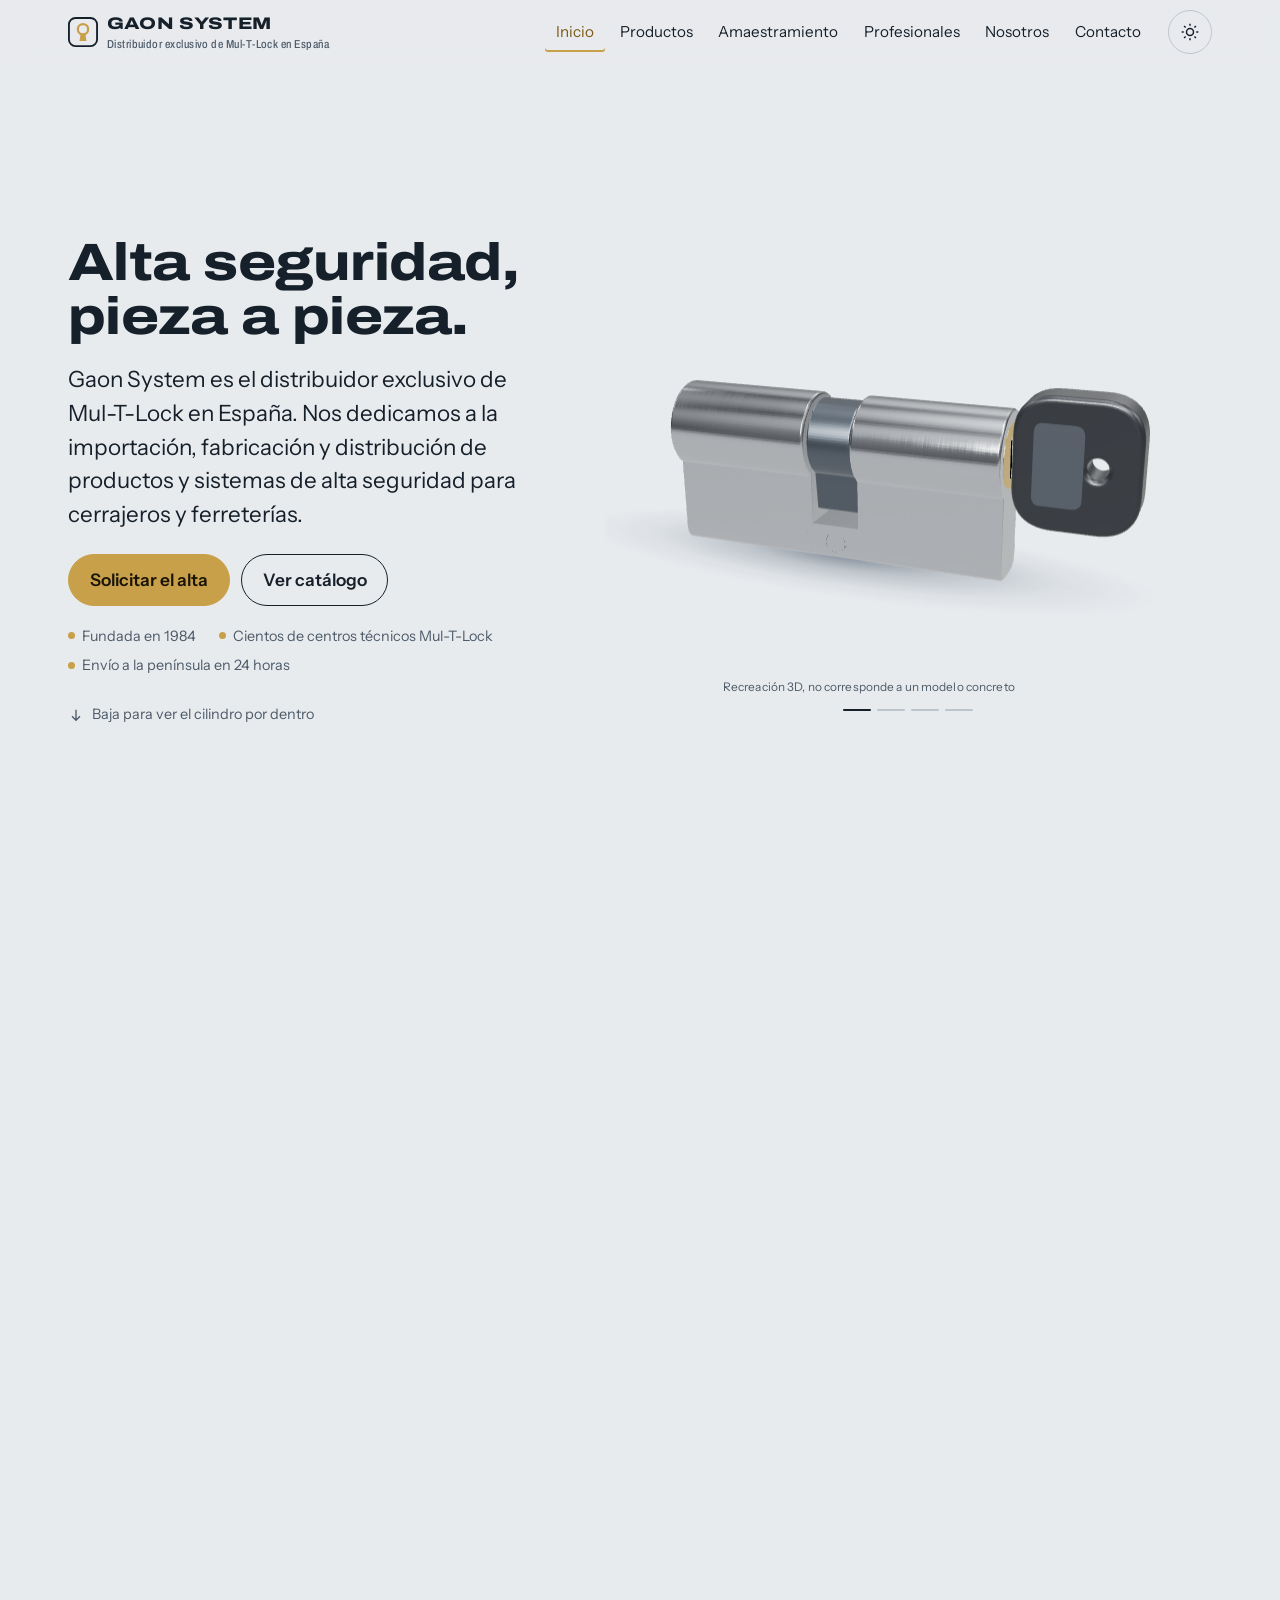
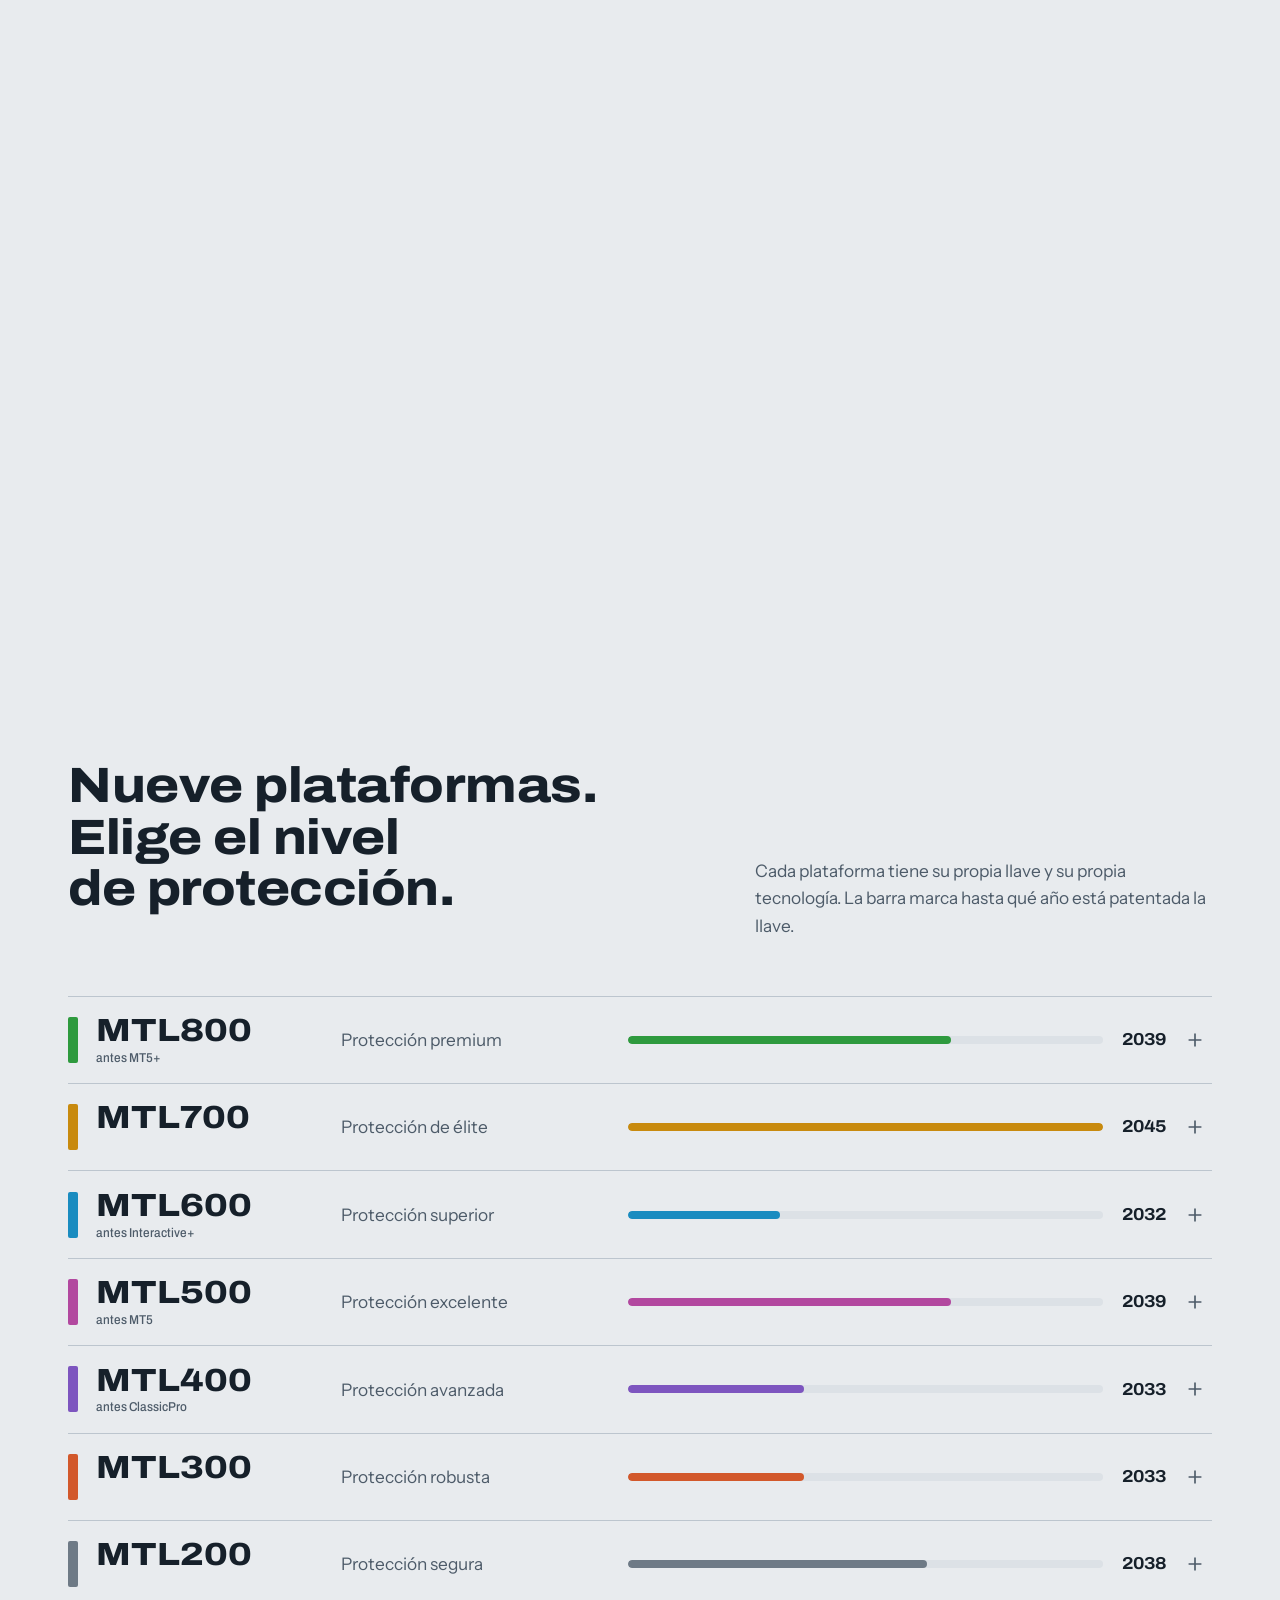
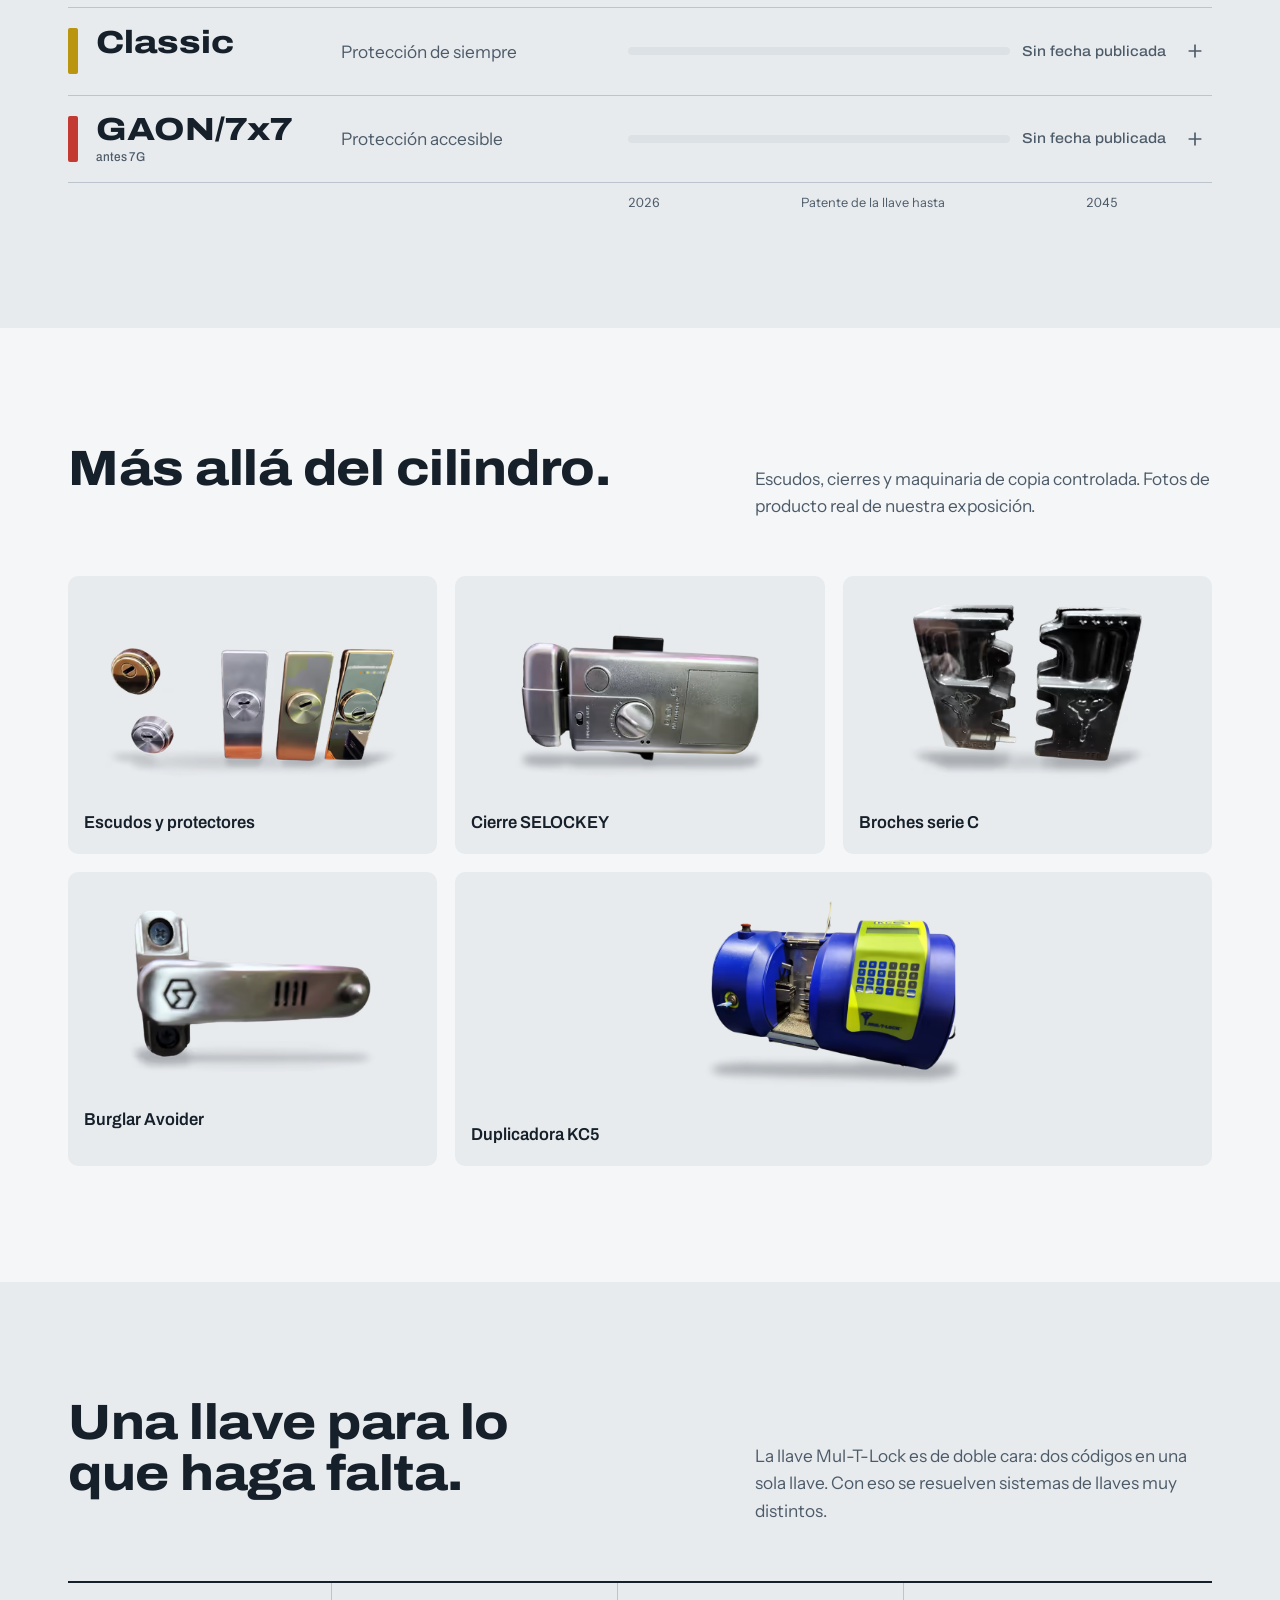
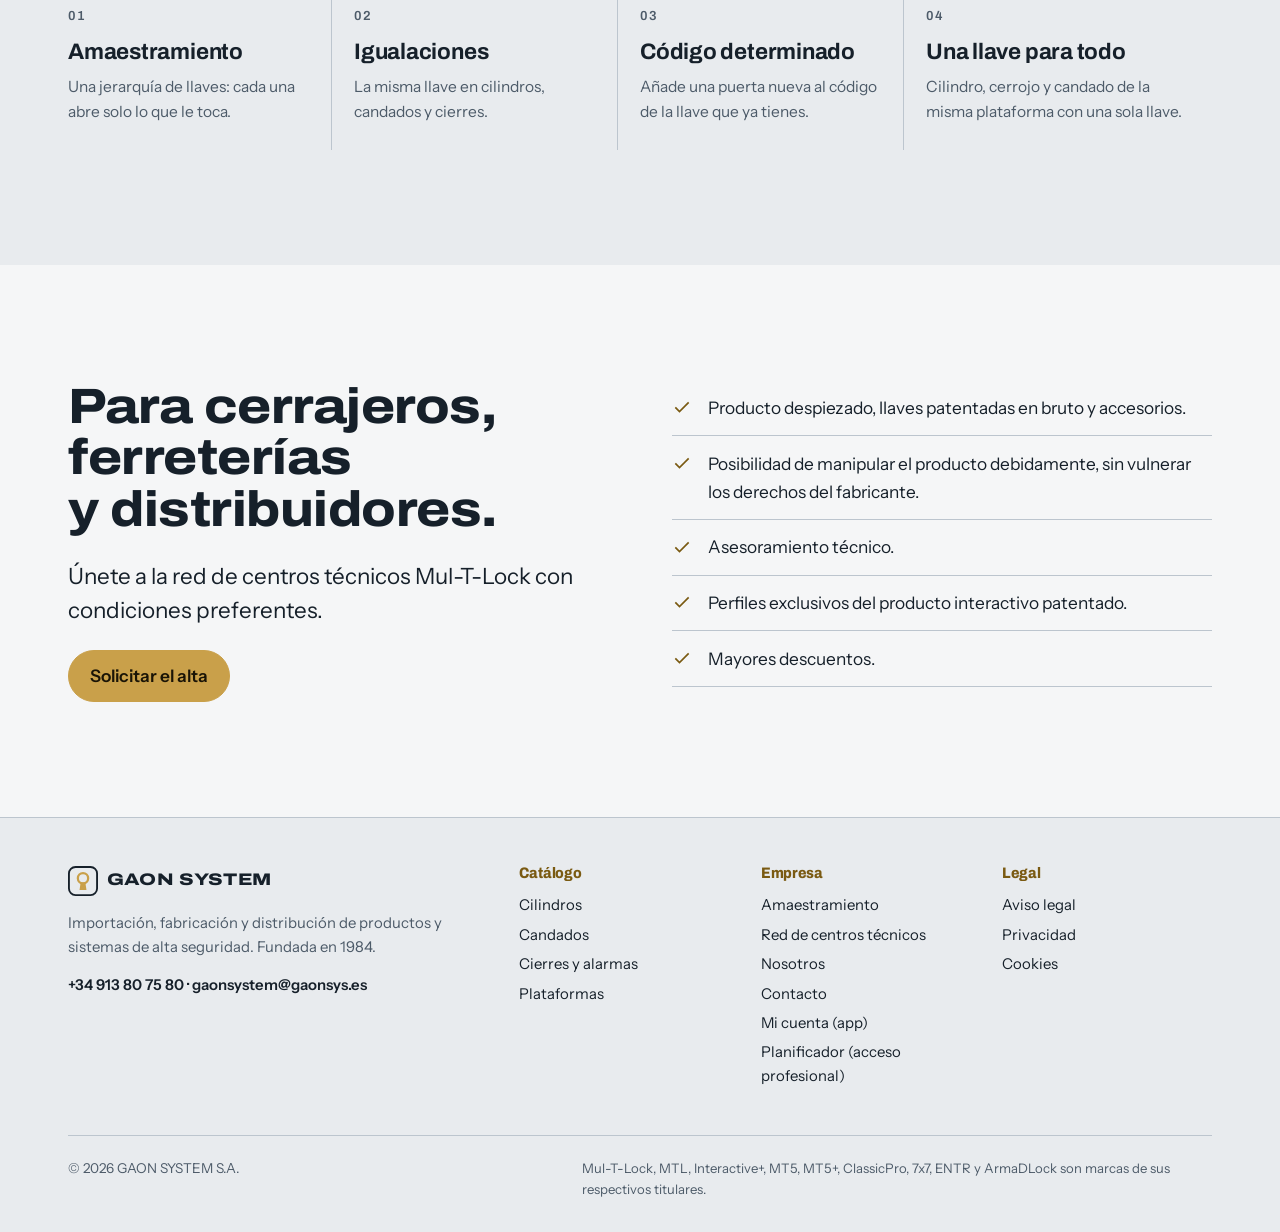
<file: index.html>
<!doctype html>
<html lang="es" class="no-js">
<head>
<meta charset="utf-8">
<meta name="viewport" content="width=device-width, initial-scale=1">
<title>Gaon System · Distribuidor exclusivo de Mul-T-Lock en España</title>
<meta name="description" content="Gaon System, fundada en 1984 y distribuidor exclusivo de Mul-T-Lock en España: cilindros de alta seguridad, candados y amaestramiento para cerrajeros y ferreterías.">
<meta name="robots" content="noindex, nofollow">
<meta name="theme-color" content="#1B2735">
<link rel="icon" href="img/favicon.svg" type="image/svg+xml">
<link rel="apple-touch-icon" href="img/apple-touch-icon.png">
<meta property="og:type" content="website">
<meta property="og:locale" content="es_ES">
<meta property="og:site_name" content="Gaon System">
<meta property="og:title" content="Gaon System · Distribuidor exclusivo de Mul-T-Lock en España">
<meta property="og:description" content="Gaon System, fundada en 1984 y distribuidor exclusivo de Mul-T-Lock en España: cilindros de alta seguridad, candados y amaestramiento para cerrajeros y ferreterías.">
<meta property="og:image" content="https://blazecreativo.github.io/gaon/img/og.png">
<meta property="og:image:width" content="1200">
<meta property="og:image:height" content="630">
<meta name="twitter:card" content="summary_large_image">
<link rel="preload" href="fonts/archivo.woff2" as="font" type="font/woff2" crossorigin>
<link rel="preload" href="fonts/instrument.woff2" as="font" type="font/woff2" crossorigin>
<script>try{var t=localStorage.getItem("gaon-tema");if(t)document.documentElement.setAttribute("data-theme",t)}catch(e){}</script>
<link rel="stylesheet" href="css/site.css?v=0db2d415">
</head>
<body>
<a class="skip" href="#main">Saltar al contenido</a>
<header class="top">
  <div class="wrap">
    <a class="brand" href="index.html" aria-label="Gaon System, inicio"><svg viewBox="0 0 32 32" aria-hidden="true"><rect x="1" y="1" width="30" height="30" rx="7" fill="none" stroke="currentColor" stroke-width="2"/><circle cx="16" cy="13" r="5.5" fill="none" stroke="var(--brass-fill)" stroke-width="2.4"/><path d="M13.5 17.5h5l1.2 8h-7.4z" fill="var(--brass-fill)"/></svg><span>GAON SYSTEM<small>Distribuidor exclusivo de <span class="nw">Mul-T-Lock</span> en España</small></span></a>
    <nav class="nav" id="nav" aria-label="Principal"><a href="index.html" aria-current="page">Inicio</a><a href="productos.html">Productos</a><a href="amaestramiento.html">Amaestramiento</a><a href="profesionales.html">Profesionales</a><a href="nosotros.html">Nosotros</a><a href="contacto.html">Contacto</a></nav>
    <button class="icon-btn theme-btn" type="button" aria-label="Cambiar tema de color"><svg class="sun" viewBox="0 0 24 24" fill="none" stroke="currentColor" stroke-width="1.8" aria-hidden="true"><circle cx="12" cy="12" r="4.2"/><path d="M12 2v2.5M12 19.5V22M2 12h2.5M19.5 12H22M4.9 4.9l1.8 1.8M17.3 17.3l1.8 1.8M4.9 19.1l1.8-1.8M17.3 6.7l1.8-1.8"/></svg><svg class="moon" viewBox="0 0 24 24" fill="none" stroke="currentColor" stroke-width="1.8" aria-hidden="true"><path d="M20 14.5A8 8 0 0 1 9.5 4a8 8 0 1 0 10.5 10.5z"/></svg></button>
    <button class="icon-btn menu-btn" type="button" aria-controls="nav" aria-expanded="false" aria-label="Abrir menú"><svg viewBox="0 0 24 24" fill="none" stroke="currentColor" stroke-width="1.8" aria-hidden="true"><path d="M4 7h16M4 12h16M4 17h16"/></svg></button>
  </div>
</header>
<main id="main">

<section class="scene" aria-label="Presentación">
  <div class="stage">
    <div class="captions">
      <div class="cap on">
        <h1>Alta seguridad, pieza a pieza.</h1>
        <p class="lead">Gaon System es el distribuidor exclusivo de <span class="nw">Mul-T-Lock</span> en España. Nos dedicamos a la importación, fabricación y distribución de productos y sistemas de alta seguridad para cerrajeros y ferreterías.</p>
        <div class="acts"><a class="btn solid" href="profesionales.html#alta">Solicitar el alta</a><a class="btn" href="productos.html">Ver catálogo</a></div>
        <ul class="facts"><li>Fundada en 1984</li><li>Cientos de centros técnicos <span class="nw">Mul-T-Lock</span></li><li>Envío a la península en 24 horas</li></ul>
        <span class="scroll-hint"><svg viewBox="0 0 24 24" fill="none" stroke="currentColor" stroke-width="2" aria-hidden="true"><path d="M12 4v16M6 14l6 6 6-6"/></svg>Baja para ver el cilindro por dentro</span>
      </div>
      <div class="cap" inert>
        <span class="k">Pines telescópicos</span>
        <h2>Dos líneas de corte a la vez.</h2>
        <p class="lead">Cada cámara lleva un pin exterior y otro interior. La llave los coloca a la vez en la línea de corte; si uno no llega, el rotor no gira.</p>
      </div>
      <div class="cap" inert>
        <span class="k">Despiece</span>
        <h2>Latón, alpaca y acero.</h2>
        <p class="lead">Cuerpo y rotor de latón de alta calidad, leva y rueda dentada de acero, pines de alpaca y acero inoxidable.</p>
      </div>
      <div class="cap" inert>
        <span class="k">Una llave, infinitas posibilidades</span>
        <h2>Gira la leva. Abre la puerta.</h2>
        <p class="lead">Dentro de cada plataforma, la misma llave abre cilindros, cerrojos y candados.</p>
        <div class="acts"><a class="btn" href="#plataformas">Elegir plataforma</a></div>
      </div>
    </div>
    <div class="rig" id="rig"><div class="rig-3d" aria-hidden="true"></div><picture><source type="image/avif" srcset="img/cil3d-poster-720.avif 720w, img/cil3d-poster-1080.avif 1080w, img/cil3d-poster-1440.avif 1440w" sizes="(max-width: 820px) 92vw, 640px"><img class="rig-poster" src="img/cil3d-poster-1440.webp" srcset="img/cil3d-poster-720.webp 720w, img/cil3d-poster-1080.webp 1080w, img/cil3d-poster-1440.webp 1440w" sizes="(max-width: 820px) 92vw, 640px" alt="Recreación 3D de un cilindro de perfil europeo con su llave puesta" decoding="async" width="1440" height="1080"></picture><p class="rig-nota">Recreación 3D, no corresponde a un modelo concreto</p><div class="progress" aria-hidden="true"><i></i><i></i><i></i><i></i></div></div>
  </div>
</section>

<section class="sec" id="plataformas">
  <div class="wrap">
    <div class="sec-head rv">
      <h2>Nueve plataformas. Elige el nivel de protección.</h2>
      <p class="muted">Cada plataforma tiene su propia llave y su propia tecnología. La barra marca hasta qué año está patentada la llave.</p>
    </div>
    <div class="ladder"><details class="rung" style="--c:var(--p800)" id="p-mtl800">
<summary><span class="sw" aria-hidden="true"></span><span class="nm">MTL800<small>antes MT5+</small></span><span class="lvl">Protección premium</span><div class="pat" aria-label="Patente de la llave hasta 2039"><div class="bar"><i style="--w:68"></i></div><b>2039</b></div><svg class="chev" viewBox="0 0 24 24" fill="none" stroke="currentColor" stroke-width="1.8" aria-hidden="true"><path d="M12 5v14M5 12h14"/></svg></summary>
<div class="det"><div><h3>Mecanismo</h3><ul><li>Pines telescópicos en una configuración nueva.</li><li>Muelle alfa doble: elemento móvil patentado en la punta de la llave.</li><li>Barra superior que actúa sobre pines horizontales.</li></ul><h3>Resiste</h3><p>Bumping, ganzúa, impresión de llave, taladro, rotura y extracción (versiones reforzadas).</p><p><a href="productos.html#mtl800">Ver productos MTL800</a></p></div><figure class="pk"><picture><source type="image/avif" srcset="img/cil-mtl800-480.avif 480w, img/cil-mtl800-960.avif 960w, img/cil-mtl800-1440.avif 1440w" sizes="(max-width: 820px) 86vw, 420px"><img class="pk-img" src="img/cil-mtl800-1440.webp" srcset="img/cil-mtl800-480.webp 480w, img/cil-mtl800-960.webp 960w, img/cil-mtl800-1440.webp 1440w" sizes="(max-width: 820px) 86vw, 420px" alt="Cilindro MTL800 doble, níquel, con sus dos llaves azules" loading="lazy" decoding="async" width="1440" height="900"></picture><figcaption>Foto real, sin fondo</figcaption></figure></div>
</details><details class="rung" style="--c:var(--p700)" id="p-mtl700">
<summary><span class="sw" aria-hidden="true"></span><span class="nm">MTL700<small>&nbsp;</small></span><span class="lvl">Protección de élite</span><div class="pat" aria-label="Patente de la llave hasta 2045"><div class="bar"><i style="--w:100"></i></div><b>2045</b></div><svg class="chev" viewBox="0 0 24 24" fill="none" stroke="currentColor" stroke-width="1.8" aria-hidden="true"><path d="M12 5v14M5 12h14"/></svg></summary>
<div class="det"><div><h3>Mecanismo</h3><ul><li>10 pines telescópicos.</li><li>Dos imanes giratorios en la llave que actúan con el cilindro.</li><li>Pin telescópico patentado de posición única (concepto del MTL400).</li></ul><h3>Resiste</h3><p>Bumping, ganzúa, impresión de llave (también en 3D), taladro y rotura.</p><p><a href="productos.html#mtl700">Ver productos MTL700</a></p></div><figure class="pk"><picture><source type="image/avif" srcset="img/cil-mtl700-480.avif 480w, img/cil-mtl700-960.avif 960w, img/cil-mtl700-1440.avif 1440w" sizes="(max-width: 820px) 86vw, 420px"><img class="pk-img" src="img/cil-mtl700-1440.webp" srcset="img/cil-mtl700-480.webp 480w, img/cil-mtl700-960.webp 960w, img/cil-mtl700-1440.webp 1440w" sizes="(max-width: 820px) 86vw, 420px" alt="Cilindro MTL700 con pomo y rueda dentada, níquel, con su llave" loading="lazy" decoding="async" width="1440" height="900"></picture><figcaption>Foto real, sin fondo</figcaption></figure></div>
</details><details class="rung" style="--c:var(--p600)" id="p-mtl600">
<summary><span class="sw" aria-hidden="true"></span><span class="nm">MTL600<small>antes Interactive+</small></span><span class="lvl">Protección superior</span><div class="pat" aria-label="Patente de la llave hasta 2032"><div class="bar"><i style="--w:32"></i></div><b>2032</b></div><svg class="chev" viewBox="0 0 24 24" fill="none" stroke="currentColor" stroke-width="1.8" aria-hidden="true"><path d="M12 5v14M5 12h14"/></svg></summary>
<div class="det"><div><h3>Mecanismo</h3><ul><li>Pines telescópicos: dos líneas de corte a la vez.</li><li>Pin OVI patentado en el centro del rotor.</li><li>Llave patentada.</li></ul><h3>Resiste</h3><p>Ganzúa, taladro y bumping.</p><p><a href="productos.html#mtl600">Ver productos MTL600</a></p></div><figure class="pk"><picture><source type="image/avif" srcset="img/cil-mtl600-480.avif 480w, img/cil-mtl600-960.avif 960w, img/cil-mtl600-1440.avif 1440w" sizes="(max-width: 820px) 86vw, 420px"><img class="pk-img" src="img/cil-mtl600-1440.webp" srcset="img/cil-mtl600-480.webp 480w, img/cil-mtl600-960.webp 960w, img/cil-mtl600-1440.webp 1440w" sizes="(max-width: 820px) 86vw, 420px" alt="Cilindro MTL600 de latón con su llave azul" loading="lazy" decoding="async" width="1440" height="900"></picture><figcaption>Foto real, sin fondo</figcaption></figure></div>
</details><details class="rung" style="--c:var(--p500)" id="p-mtl500">
<summary><span class="sw" aria-hidden="true"></span><span class="nm">MTL500<small>antes MT5</small></span><span class="lvl">Protección excelente</span><div class="pat" aria-label="Patente de la llave hasta 2039"><div class="bar"><i style="--w:68"></i></div><b>2039</b></div><svg class="chev" viewBox="0 0 24 24" fill="none" stroke="currentColor" stroke-width="1.8" aria-hidden="true"><path d="M12 5v14M5 12h14"/></svg></summary>
<div class="det"><div><h3>Mecanismo</h3><ul><li>Pines telescópicos en una configuración nueva.</li><li>Muelle alfa doble en la punta de la llave.</li></ul><h3>Resiste</h3><p>Bumping, ganzúa, impresión, taladro, rotura y extracción (versiones reforzadas).</p><p><a href="productos.html#mtl500">Ver productos MTL500</a></p></div></div>
</details><details class="rung" style="--c:var(--p400)" id="p-mtl400">
<summary><span class="sw" aria-hidden="true"></span><span class="nm">MTL400<small>antes ClassicPro</small></span><span class="lvl">Protección avanzada</span><div class="pat" aria-label="Patente de la llave hasta 2033"><div class="bar"><i style="--w:37"></i></div><b>2033</b></div><svg class="chev" viewBox="0 0 24 24" fill="none" stroke="currentColor" stroke-width="1.8" aria-hidden="true"><path d="M12 5v14M5 12h14"/></svg></summary>
<div class="det"><div><h3>Mecanismo</h3><ul><li>Pines telescópicos.</li><li>Corte patentado único, prefabricado en la llave.</li></ul><h3>Resiste</h3><p>Bumping, ganzúa y taladro; rotura y extracción en versiones reforzadas.</p><p><a href="productos.html#mtl400">Ver productos MTL400</a></p></div><figure class="pk"><picture><source type="image/avif" srcset="img/cil-mtl400-480.avif 480w, img/cil-mtl400-960.avif 960w, img/cil-mtl400-1440.avif 1440w" sizes="(max-width: 820px) 86vw, 420px"><img class="pk-img" src="img/cil-mtl400-1440.webp" srcset="img/cil-mtl400-480.webp 480w, img/cil-mtl400-960.webp 960w, img/cil-mtl400-1440.webp 1440w" sizes="(max-width: 820px) 86vw, 420px" alt="Cilindro MTL400 de latón con su llave" loading="lazy" decoding="async" width="1440" height="900"></picture><figcaption>Foto real, sin fondo</figcaption></figure></div>
</details><details class="rung" style="--c:var(--p300)" id="p-mtl300">
<summary><span class="sw" aria-hidden="true"></span><span class="nm">MTL300<small>&nbsp;</small></span><span class="lvl">Protección robusta</span><div class="pat" aria-label="Patente de la llave hasta 2033"><div class="bar"><i style="--w:37"></i></div><b>2033</b></div><svg class="chev" viewBox="0 0 24 24" fill="none" stroke="currentColor" stroke-width="1.8" aria-hidden="true"><path d="M12 5v14M5 12h14"/></svg></summary>
<div class="det"><div><h3>Mecanismo</h3><ul><li>Base 7x7 de pines sólidos.</li><li>Pin telescópico patentado de posición única y diámetro exclusivo.</li></ul><h3>Resiste</h3><p>Ganzúa, bumping y taladro. Disponible con rotura controlada.</p><p><a href="productos.html#mtl300">Ver productos MTL300</a></p></div><figure class="pk"><picture><source type="image/avif" srcset="img/cil-mtl300-480.avif 480w, img/cil-mtl300-960.avif 960w, img/cil-mtl300-1440.avif 1440w" sizes="(max-width: 820px) 86vw, 420px"><img class="pk-img" src="img/cil-mtl300-1440.webp" srcset="img/cil-mtl300-480.webp 480w, img/cil-mtl300-960.webp 960w, img/cil-mtl300-1440.webp 1440w" sizes="(max-width: 820px) 86vw, 420px" alt="Cilindro MTL300 níquel con su llave" loading="lazy" decoding="async" width="1440" height="900"></picture><figcaption>Foto real, sin fondo</figcaption></figure></div>
</details><details class="rung" style="--c:var(--p200)" id="p-mtl200">
<summary><span class="sw" aria-hidden="true"></span><span class="nm">MTL200<small>&nbsp;</small></span><span class="lvl">Protección segura</span><div class="pat" aria-label="Patente de la llave hasta 2038"><div class="bar"><i style="--w:63"></i></div><b>2038</b></div><svg class="chev" viewBox="0 0 24 24" fill="none" stroke="currentColor" stroke-width="1.8" aria-hidden="true"><path d="M12 5v14M5 12h14"/></svg></summary>
<div class="det"><div><h3>Mecanismo</h3><ul><li>6 cámaras con pines sólidos.</li><li>Llave de perfil único de 2,55 mm con tratamiento antibacteriano.</li><li>Se entrega con 3 llaves metálicas.</li></ul><h3>Resiste</h3><p>Ganzúa, bumping y taladro.</p><p><a href="productos.html#mtl200">Ver productos MTL200</a></p></div><figure class="pk"><picture><source type="image/avif" srcset="img/llave-mtl200-480.avif 480w, img/llave-mtl200-960.avif 960w, img/llave-mtl200-1440.avif 1440w" sizes="(max-width: 820px) 86vw, 420px"><img class="pk-img" src="img/llave-mtl200-1440.webp" srcset="img/llave-mtl200-480.webp 480w, img/llave-mtl200-960.webp 960w, img/llave-mtl200-1440.webp 1440w" sizes="(max-width: 820px) 86vw, 420px" alt="Llave metálica MTL200" loading="lazy" decoding="async" width="1440" height="900"></picture><figcaption>Llave MTL200</figcaption></figure></div>
</details><details class="rung" style="--c:var(--pcl)" id="p-classic">
<summary><span class="sw" aria-hidden="true"></span><span class="nm">Classic<small>&nbsp;</small></span><span class="lvl">Protección de siempre</span><div class="pat"><div class="bar"><i style="--w:0"></i></div><b class="na">Sin fecha publicada</b></div><svg class="chev" viewBox="0 0 24 24" fill="none" stroke="currentColor" stroke-width="1.8" aria-hidden="true"><path d="M12 5v14M5 12h14"/></svg></summary>
<div class="det"><div><h3>Mecanismo</h3><ul><li>5 cámaras con pines telescópicos exteriores e interiores.</li><li>Admite amaestramientos grandes y complejos, de jerarquía y matriz.</li></ul><p><a href="productos.html#classic">Ver productos Classic</a></p></div></div>
</details><details class="rung" style="--c:var(--p77)" id="p-7x7">
<summary><span class="sw" aria-hidden="true"></span><span class="nm">GAON/7x7<small>antes 7G</small></span><span class="lvl">Protección accesible</span><div class="pat"><div class="bar"><i style="--w:0"></i></div><b class="na">Sin fecha publicada</b></div><svg class="chev" viewBox="0 0 24 24" fill="none" stroke="currentColor" stroke-width="1.8" aria-hidden="true"><path d="M12 5v14M5 12h14"/></svg></summary>
<div class="det"><div><h3>Mecanismo</h3><ul><li>7 cámaras con pines sólidos.</li><li>La plataforma mecánica estándar de <span class="nw">Mul-T-Lock</span>.</li></ul><p><a href="productos.html#7x7">Ver productos GAON/7x7</a></p></div></div>
</details></div>
    <div class="legend" aria-hidden="true"><span></span><span></span><span class="lvl"></span><span class="rng"><span>2026</span><span>Patente de la llave hasta</span><span>2045</span></span><span></span></div>
  </div>
</section>

<section class="sec alt">
  <div class="wrap">
    <div class="sec-head rv">
      <h2>Más allá del cilindro.</h2>
      <p class="muted">Escudos, cierres y maquinaria de copia controlada. Fotos de producto real de nuestra exposición.</p>
    </div>
    <div class="gama rv">
      <a href="productos.html#cerrojos"><figure><picture><source type="image/avif" srcset="img/escudos-480.avif 480w, img/escudos-960.avif 960w, img/escudos-1440.avif 1440w" sizes="(max-width: 820px) 46vw, 380px"><img src="img/escudos-1440.webp" srcset="img/escudos-480.webp 480w, img/escudos-960.webp 960w, img/escudos-1440.webp 1440w" sizes="(max-width: 820px) 46vw, 380px" alt="Escudos y protectores de cilindro" loading="lazy" decoding="async" width="1440" height="900"></picture></figure><span>Escudos y protectores</span></a>
      <a href="productos.html#cierres"><figure><picture><source type="image/avif" srcset="img/selockey-480.avif 480w, img/selockey-960.avif 960w, img/selockey-1440.avif 1440w" sizes="(max-width: 820px) 46vw, 380px"><img src="img/selockey-1440.webp" srcset="img/selockey-480.webp 480w, img/selockey-960.webp 960w, img/selockey-1440.webp 1440w" sizes="(max-width: 820px) 46vw, 380px" alt="Cierre de sobreponer SELOCKEY" loading="lazy" decoding="async" width="1440" height="900"></picture></figure><span>Cierre SELOCKEY</span></a>
      <a href="productos.html#candados"><figure><picture><source type="image/avif" srcset="img/broches-480.avif 480w, img/broches-960.avif 960w, img/broches-1440.avif 1440w" sizes="(max-width: 820px) 46vw, 380px"><img src="img/broches-1440.webp" srcset="img/broches-480.webp 480w, img/broches-960.webp 960w, img/broches-1440.webp 1440w" sizes="(max-width: 820px) 46vw, 380px" alt="Broche serie C, las dos mitades" loading="lazy" decoding="async" width="1440" height="900"></picture></figure><span>Broches serie C</span></a>
      <a href="productos.html#cierres"><figure><picture><source type="image/avif" srcset="img/burglar-480.avif 480w, img/burglar-960.avif 960w, img/burglar-1440.avif 1440w" sizes="(max-width: 820px) 46vw, 380px"><img src="img/burglar-1440.webp" srcset="img/burglar-480.webp 480w, img/burglar-960.webp 960w, img/burglar-1440.webp 1440w" sizes="(max-width: 820px) 46vw, 380px" alt="Alarma de puerta Burglar Avoider" loading="lazy" decoding="async" width="1440" height="900"></picture></figure><span>Burglar Avoider</span></a>
      <a href="productos.html#profesional"><figure><picture><source type="image/avif" srcset="img/kc5-480.avif 480w, img/kc5-960.avif 960w, img/kc5-1440.avif 1440w" sizes="(max-width: 820px) 92vw, 780px"><img src="img/kc5-1440.webp" srcset="img/kc5-480.webp 480w, img/kc5-960.webp 960w, img/kc5-1440.webp 1440w" sizes="(max-width: 820px) 92vw, 780px" alt="Duplicadora de llaves KC5" loading="lazy" decoding="async" width="1440" height="900"></picture></figure><span>Duplicadora KC5</span></a>
    </div>
  </div>
</section>

<section class="sec">
  <div class="wrap">
    <div class="sec-head rv">
      <h2>Una llave para lo que haga falta.</h2>
      <p class="muted">La llave <span class="nw">Mul-T-Lock</span> es de doble cara: dos códigos en una sola llave. Con eso se resuelven sistemas de llaves muy distintos.</p>
    </div>
    <div class="sol rv">
      <a href="amaestramiento.html#plan"><span class="num">01</span><h3>Amaestramiento</h3><p>Una jerarquía de llaves: cada una abre solo lo que le toca.</p></a>
      <a href="amaestramiento.html#igualaciones"><span class="num">02</span><h3>Igualaciones</h3><p>La misma llave en cilindros, candados y cierres.</p></a>
      <a href="amaestramiento.html#codigo"><span class="num">03</span><h3>Código determinado</h3><p>Añade una puerta nueva al código de la llave que ya tienes.</p></a>
      <a href="amaestramiento.html#una-llave"><span class="num">04</span><h3>Una llave para todo</h3><p>Cilindro, cerrojo y candado de la misma plataforma con una sola llave.</p></a>
    </div>
  </div>
</section>

<section class="sec alt">
  <div class="wrap pro">
    <div class="rv">
      <h2>Para cerrajeros, ferreterías y distribuidores.</h2>
      <p class="lead">Únete a la red de centros técnicos <span class="nw">Mul-T-Lock</span> con condiciones preferentes.</p>
      <a class="btn solid" href="profesionales.html#alta">Solicitar el alta</a>
    </div>
    <ul class="ticks rv">
      <li><svg viewBox="0 0 24 24" fill="none" stroke="currentColor" stroke-width="2" aria-hidden="true"><path d="M4 12.5l5 5L20 6.5"/></svg><span>Producto despiezado, llaves patentadas en bruto y accesorios.</span></li>
      <li><svg viewBox="0 0 24 24" fill="none" stroke="currentColor" stroke-width="2" aria-hidden="true"><path d="M4 12.5l5 5L20 6.5"/></svg><span>Posibilidad de manipular el producto debidamente, sin vulnerar los derechos del fabricante.</span></li>
      <li><svg viewBox="0 0 24 24" fill="none" stroke="currentColor" stroke-width="2" aria-hidden="true"><path d="M4 12.5l5 5L20 6.5"/></svg><span>Asesoramiento técnico.</span></li>
      <li><svg viewBox="0 0 24 24" fill="none" stroke="currentColor" stroke-width="2" aria-hidden="true"><path d="M4 12.5l5 5L20 6.5"/></svg><span>Perfiles exclusivos del producto interactivo patentado.</span></li>
      <li><svg viewBox="0 0 24 24" fill="none" stroke="currentColor" stroke-width="2" aria-hidden="true"><path d="M4 12.5l5 5L20 6.5"/></svg><span>Mayores descuentos.</span></li>
    </ul>
  </div>
</section>

</main>
<footer class="foot">
  <div class="wrap">
    <div class="grid">
      <div>
        <a class="brand" href="index.html"><svg viewBox="0 0 32 32" aria-hidden="true"><rect x="1" y="1" width="30" height="30" rx="7" fill="none" stroke="currentColor" stroke-width="2"/><circle cx="16" cy="13" r="5.5" fill="none" stroke="var(--brass-fill)" stroke-width="2.4"/><path d="M13.5 17.5h5l1.2 8h-7.4z" fill="var(--brass-fill)"/></svg><span>GAON SYSTEM</span></a>
        <p class="muted" style="margin-top:1rem">Importación, fabricación y distribución de productos y sistemas de alta seguridad. Fundada en 1984.</p>
        <p class="foot-tel"><a href="tel:+34913807580">+34 913 80 75 80</a> · <a href="mailto:gaonsystem@gaonsys.es">gaonsystem@gaonsys.es</a></p>
      </div>
      <div><h2 class="fh">Catálogo</h2><ul><li><a href="productos.html#cilindros">Cilindros</a></li><li><a href="productos.html#candados">Candados</a></li><li><a href="productos.html#cierres">Cierres y alarmas</a></li><li><a href="index.html#plataformas">Plataformas</a></li></ul></div>
      <div><h2 class="fh">Empresa</h2><ul><li><a href="amaestramiento.html">Amaestramiento</a></li><li><a href="profesionales.html">Red de centros técnicos</a></li><li><a href="nosotros.html">Nosotros</a></li><li><a href="contacto.html">Contacto</a></li><li><a href="mi-cuenta.html">Mi cuenta (app)</a></li><li><a href="planificador.html">Planificador (acceso profesional)</a></li></ul></div>
      <div><h2 class="fh">Legal</h2><ul><li><a href="aviso-legal.html">Aviso legal</a></li><li><a href="privacidad.html">Privacidad</a></li><li><a href="cookies.html">Cookies</a></li></ul></div>
    </div>
    <div class="legal-row"><span>© <span id="year">2026</span> GAON SYSTEM S.A.</span><span class="disc"><span class="nw">Mul-T-Lock</span>, MTL, Interactive+, MT5, MT5+, ClassicPro, 7x7, ENTR y ArmaDLock son marcas de sus respectivos titulares.</span></div>
  </div>
</footer>
<script src="js/site.js?v=0747fb52" defer></script>
</body>
</html>
</file>
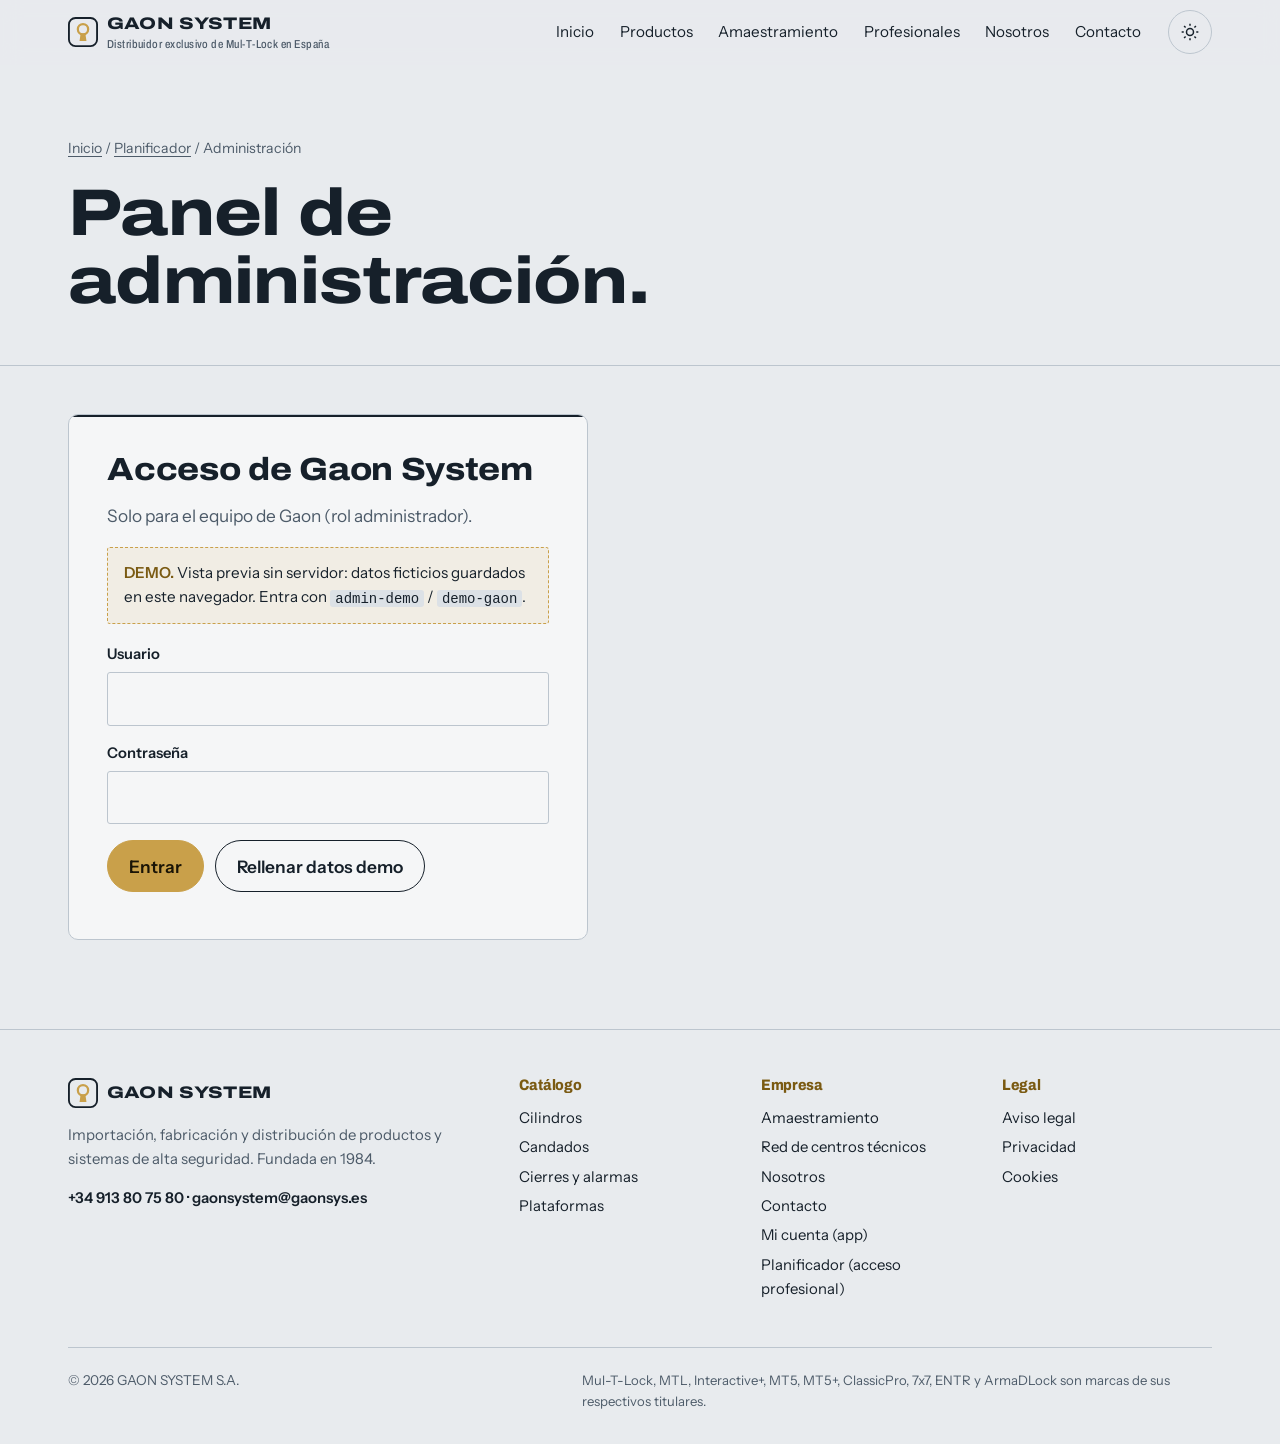
<file: admin.html>
<!doctype html>
<html lang="es" class="no-js">
<head>
<meta charset="utf-8">
<meta name="viewport" content="width=device-width, initial-scale=1">
<title>Administración · Planificador Gaon System</title>
<meta name="description" content="Panel privado de Gaon System para gestionar los accesos profesionales al planificador.">
<meta name="robots" content="noindex, nofollow, noarchive">
<meta name="theme-color" content="#1B2735">
<link rel="icon" href="img/favicon.svg" type="image/svg+xml">
<link rel="apple-touch-icon" href="img/apple-touch-icon.png">
<meta property="og:type" content="website">
<meta property="og:locale" content="es_ES">
<meta property="og:site_name" content="Gaon System">
<meta property="og:title" content="Administración · Planificador Gaon System">
<meta property="og:description" content="Panel privado de Gaon System para gestionar los accesos profesionales al planificador.">
<meta property="og:image" content="https://blazecreativo.github.io/gaon/img/og.png">
<meta property="og:image:width" content="1200">
<meta property="og:image:height" content="630">
<meta name="twitter:card" content="summary_large_image">
<link rel="preload" href="fonts/archivo.woff2" as="font" type="font/woff2" crossorigin>
<link rel="preload" href="fonts/instrument.woff2" as="font" type="font/woff2" crossorigin>
<script>try{var t=localStorage.getItem("gaon-tema");if(t)document.documentElement.setAttribute("data-theme",t)}catch(e){}</script>
<link rel="stylesheet" href="css/site.css?v=0db2d415">
<meta name="referrer" content="no-referrer">
<link rel="stylesheet" href="css/planificador.css?v=0d6a3518">
<link rel="stylesheet" href="css/cuentas.css?v=270135cd">
<link rel="stylesheet" href="css/soporte.css?v=c3c14bd9">
</head>
<body>
<a class="skip" href="#main">Saltar al contenido</a>
<header class="top">
  <div class="wrap">
    <a class="brand" href="index.html" aria-label="Gaon System, inicio"><svg viewBox="0 0 32 32" aria-hidden="true"><rect x="1" y="1" width="30" height="30" rx="7" fill="none" stroke="currentColor" stroke-width="2"/><circle cx="16" cy="13" r="5.5" fill="none" stroke="var(--brass-fill)" stroke-width="2.4"/><path d="M13.5 17.5h5l1.2 8h-7.4z" fill="var(--brass-fill)"/></svg><span>GAON SYSTEM<small>Distribuidor exclusivo de <span class="nw">Mul-T-Lock</span> en España</small></span></a>
    <nav class="nav" id="nav" aria-label="Principal"><a href="index.html">Inicio</a><a href="productos.html">Productos</a><a href="amaestramiento.html">Amaestramiento</a><a href="profesionales.html">Profesionales</a><a href="nosotros.html">Nosotros</a><a href="contacto.html">Contacto</a></nav>
    <button class="icon-btn theme-btn" type="button" aria-label="Cambiar tema de color"><svg class="sun" viewBox="0 0 24 24" fill="none" stroke="currentColor" stroke-width="1.8" aria-hidden="true"><circle cx="12" cy="12" r="4.2"/><path d="M12 2v2.5M12 19.5V22M2 12h2.5M19.5 12H22M4.9 4.9l1.8 1.8M17.3 17.3l1.8 1.8M4.9 19.1l1.8-1.8M17.3 6.7l1.8-1.8"/></svg><svg class="moon" viewBox="0 0 24 24" fill="none" stroke="currentColor" stroke-width="1.8" aria-hidden="true"><path d="M20 14.5A8 8 0 0 1 9.5 4a8 8 0 1 0 10.5 10.5z"/></svg></button>
    <button class="icon-btn menu-btn" type="button" aria-controls="nav" aria-expanded="false" aria-label="Abrir menú"><svg viewBox="0 0 24 24" fill="none" stroke="currentColor" stroke-width="1.8" aria-hidden="true"><path d="M4 7h16M4 12h16M4 17h16"/></svg></button>
  </div>
</header>
<main id="main">

<section class="ph pl-ph cu-ph"><div class="wrap">
  <p class="crumbs"><a href="index.html">Inicio</a> / <a href="planificador.html">Planificador</a> / Administración</p>
  <h1>Panel de administración.</h1>
</div></section>
<div class="wrap pl cu" id="cu-adm" data-api="">
<noscript><p class="pl-demo">El panel necesita JavaScript.</p></noscript>

<section class="pl-view pl-login" id="ad-acceso" aria-labelledby="ad-acc-t">
  <div class="pl-card">
    <h2 id="ad-acc-t">Acceso de Gaon System</h2>
    <p class="muted">Solo para el equipo de Gaon (rol administrador).</p>
    <div class="pl-demo" role="note"><b>DEMO.</b> Vista previa sin servidor: datos ficticios guardados en este navegador. Entra con <code>admin-demo</code> / <code>demo-gaon</code>.</div>
    <form class="form pl-form" id="f-ad" novalidate>
      <div class="full"><label for="ad-user">Usuario</label><input id="ad-user" autocomplete="username" autocapitalize="none" spellcheck="false" required></div>
      <div class="full"><label for="ad-pass">Contraseña</label><input id="ad-pass" type="password" autocomplete="current-password" required></div>
      <div class="full"><button class="btn solid" type="submit">Entrar</button> <button class="btn" type="button" id="ad-demo">Rellenar datos demo</button></div>
      <p class="form-msg" id="ad-msg" role="alert" tabindex="-1"></p>
    </form>
  </div>
</section>

<section class="pl-view" id="ad-panel" hidden aria-labelledby="ad-t">
  <div class="pl-bar"><h2 id="ad-t">Gestión de usuarios</h2><span class="cu-badge demo">DEMO</span><span class="pl-who" id="ad-who"></span>
    <a class="btn sm" href="planificador.html">Planificador</a>
    <button class="btn sm" type="button" id="ad-reset">Reiniciar demo</button>
    <button class="btn sm" type="button" id="ad-salir"><svg viewBox="0 0 24 24" fill="none" stroke="currentColor" stroke-width="1.8" aria-hidden="true"><path d="M15 4h4v16h-4M10 8l-4 4 4 4M6 12h10"/></svg>Salir</button></div>
  <p class="cu-correo" id="ad-correo" role="note" hidden></p>
  <div class="cu-kpis" id="ad-kpis" aria-live="polite"></div>

  <div class="pl-tabs cu-tabs" role="tablist" aria-label="Secciones del panel">
    <button role="tab" id="t-sol" aria-controls="p-sol" aria-selected="true">Solicitudes <span class="cu-n" id="n-sol"></span></button>
    <button role="tab" id="t-usu" aria-controls="p-usu" aria-selected="false" tabindex="-1">Usuarios</button>
    <button role="tab" id="t-pre" aria-controls="p-pre" aria-selected="false" tabindex="-1">Presupuestos <span class="cu-n" id="n-pre"></span></button>
    <button role="tab" id="t-ped" aria-controls="p-ped" aria-selected="false" tabindex="-1">Pedidos</button>
    <button role="tab" id="t-buz" aria-controls="p-buz" aria-selected="false" tabindex="-1">Correos</button>
    <button role="tab" id="t-reg" aria-controls="p-reg" aria-selected="false" tabindex="-1">Registro</button>
  </div>

  <div class="pl-panel" role="tabpanel" id="p-sol" aria-labelledby="t-sol">
    <div class="cu-tools"><div class="cu-seg" role="group" aria-label="Filtrar solicitudes"><button type="button" class="btn sm" data-fs="pendiente" aria-pressed="true">Pendientes</button><button type="button" class="btn sm" data-fs="todas" aria-pressed="false">Todas</button></div>
      <button class="btn sm" type="button" data-csv="solicitudes"><svg viewBox="0 0 24 24" fill="none" stroke="currentColor" stroke-width="1.8" aria-hidden="true"><path d="M14 3H6v18h12V7z"/><path d="M14 3v4h4M9 12h6M9 16h6"/></svg>Exportar CSV</button></div>
    <div id="ad-enlace" class="cu-enlace" hidden tabindex="-1" role="status"></div>
    <ul class="cu-list" id="l-sol" aria-live="polite"></ul>
  </div>

  <div class="pl-panel" role="tabpanel" id="p-usu" aria-labelledby="t-usu" hidden>
    <div class="cu-tools"><label class="sr" for="q-usu">Buscar usuario</label><input class="cu-q" id="q-usu" type="search" placeholder="Buscar por usuario, empresa, correo o provincia" autocomplete="off">
      <button class="btn sm" type="button" data-csv="usuarios"><svg viewBox="0 0 24 24" fill="none" stroke="currentColor" stroke-width="1.8" aria-hidden="true"><path d="M14 3H6v18h12V7z"/><path d="M14 3v4h4M9 12h6M9 16h6"/></svg>Exportar CSV</button></div>
    <div class="pl-scroll"><table class="pl-t cu-t" id="t-usuarios"><caption class="sr">Usuarios del planificador</caption><thead><tr><th scope="col">Usuario</th><th scope="col">Empresa</th><th scope="col">Rol</th><th scope="col">Estado</th><th scope="col" class="num">Planes</th><th scope="col" class="num">Presup.</th><th scope="col">Último acceso</th></tr></thead><tbody></tbody></table></div>
    <section class="cu-ficha" id="ad-ficha" hidden tabindex="-1" aria-labelledby="fi-t"></section>
  </div>

  <div class="pl-panel" role="tabpanel" id="p-pre" aria-labelledby="t-pre" hidden>
    <div class="cu-tools"><span class="muted pl-small">Lo que piden los profesionales desde el botón «Solicitar presupuesto» de cada plan.</span><button class="btn sm" type="button" data-csv="presupuestos"><svg viewBox="0 0 24 24" fill="none" stroke="currentColor" stroke-width="1.8" aria-hidden="true"><path d="M14 3H6v18h12V7z"/><path d="M14 3v4h4M9 12h6M9 16h6"/></svg>Exportar CSV</button></div>
    <ul class="cu-list" id="l-pre"></ul>
  </div>

  <div class="pl-panel" role="tabpanel" id="p-ped" aria-labelledby="t-ped" hidden>
    <ul class="pl-list" id="pedidos-list" aria-live="polite"></ul>
  </div>

  <div class="pl-panel" role="tabpanel" id="p-buz" aria-labelledby="t-buz" hidden>
    <p class="muted pl-small" id="buz-nota"></p>
    <ul class="cu-list" id="l-buz"></ul>
  </div>

  <div class="pl-panel" role="tabpanel" id="p-reg" aria-labelledby="t-reg" hidden>
    <p class="muted pl-small">Últimas acciones (accesos, altas, cambios de estado, enlaces y consultas de planes). La IP se guarda resumida, no en claro.</p>
    <div class="pl-scroll"><table class="pl-t cu-t" id="tb-reg"><caption class="sr">Registro de auditoría</caption><thead><tr><th scope="col">Fecha</th><th scope="col">Quién</th><th scope="col">Acción</th><th scope="col">Sobre</th></tr></thead><tbody></tbody></table></div>
  </div>
</section>

<section class="pl-view" id="ad-plan" hidden aria-labelledby="vp-t">
  <div class="pl-bar"><button class="btn sm" type="button" id="vp-volver"><svg viewBox="0 0 24 24" fill="none" stroke="currentColor" stroke-width="2" aria-hidden="true"><path d="M15 5l-7 7 7 7"/></svg>Volver a la ficha</button><h2 id="vp-t" class="pl-title">Plan</h2><span class="cu-badge">Solo lectura</span></div>
  <dl class="cu-dl" id="vp-datos"></dl>
  <div class="pl-sum" id="vp-sum"></div>
  <div class="pl-scroll cv-wrap" tabindex="0" role="region" aria-label="Vista combinada del plan"><table class="cv" id="vp-cv"></table></div>
  <div class="pl-cols"><div><h3>Avisos</h3><ul class="avisos" id="vp-av"></ul></div><div><h3>Materiales</h3><div class="pl-scroll"><table class="pl-t pl-bom" id="vp-bom"></table></div></div></div>
</section>
</div>
<div class="pl-toast" id="pl-toast" role="status" aria-live="polite"></div>

</main>
<footer class="foot">
  <div class="wrap">
    <div class="grid">
      <div>
        <a class="brand" href="index.html"><svg viewBox="0 0 32 32" aria-hidden="true"><rect x="1" y="1" width="30" height="30" rx="7" fill="none" stroke="currentColor" stroke-width="2"/><circle cx="16" cy="13" r="5.5" fill="none" stroke="var(--brass-fill)" stroke-width="2.4"/><path d="M13.5 17.5h5l1.2 8h-7.4z" fill="var(--brass-fill)"/></svg><span>GAON SYSTEM</span></a>
        <p class="muted" style="margin-top:1rem">Importación, fabricación y distribución de productos y sistemas de alta seguridad. Fundada en 1984.</p>
        <p class="foot-tel"><a href="tel:+34913807580">+34 913 80 75 80</a> · <a href="mailto:gaonsystem@gaonsys.es">gaonsystem@gaonsys.es</a></p>
      </div>
      <div><h2 class="fh">Catálogo</h2><ul><li><a href="productos.html#cilindros">Cilindros</a></li><li><a href="productos.html#candados">Candados</a></li><li><a href="productos.html#cierres">Cierres y alarmas</a></li><li><a href="index.html#plataformas">Plataformas</a></li></ul></div>
      <div><h2 class="fh">Empresa</h2><ul><li><a href="amaestramiento.html">Amaestramiento</a></li><li><a href="profesionales.html">Red de centros técnicos</a></li><li><a href="nosotros.html">Nosotros</a></li><li><a href="contacto.html">Contacto</a></li><li><a href="mi-cuenta.html">Mi cuenta (app)</a></li><li><a href="planificador.html">Planificador (acceso profesional)</a></li></ul></div>
      <div><h2 class="fh">Legal</h2><ul><li><a href="aviso-legal.html">Aviso legal</a></li><li><a href="privacidad.html">Privacidad</a></li><li><a href="cookies.html">Cookies</a></li></ul></div>
    </div>
    <div class="legal-row"><span>© <span id="year">2026</span> GAON SYSTEM S.A.</span><span class="disc"><span class="nw">Mul-T-Lock</span>, MTL, Interactive+, MT5, MT5+, ClassicPro, 7x7, ENTR y ArmaDLock son marcas de sus respectivos titulares.</span></div>
  </div>
</footer>
<script src="js/plan-motor.js?v=4df017e4" defer></script>
<script src="js/cuentas-nucleo.js?v=545844c0" defer></script>
<script src="js/cuentas.js?v=d64e7742" defer></script>
<script src="js/admin.js?v=2fc11b8b" defer></script>
<script src="js/adjuntos.js?v=6018e9c8" defer></script>
<script src="js/pedidos-nucleo.js?v=5c49dd11" defer></script>
<script src="js/pedidos.js?v=641ed638" defer></script>
<script src="js/soporte-almacen.js?v=b311e2da" defer></script>
<script src="js/soporte.js?v=9ebabc41" defer></script>
<script src="js/site.js?v=0747fb52" defer></script>
</body>
</html>
</file>
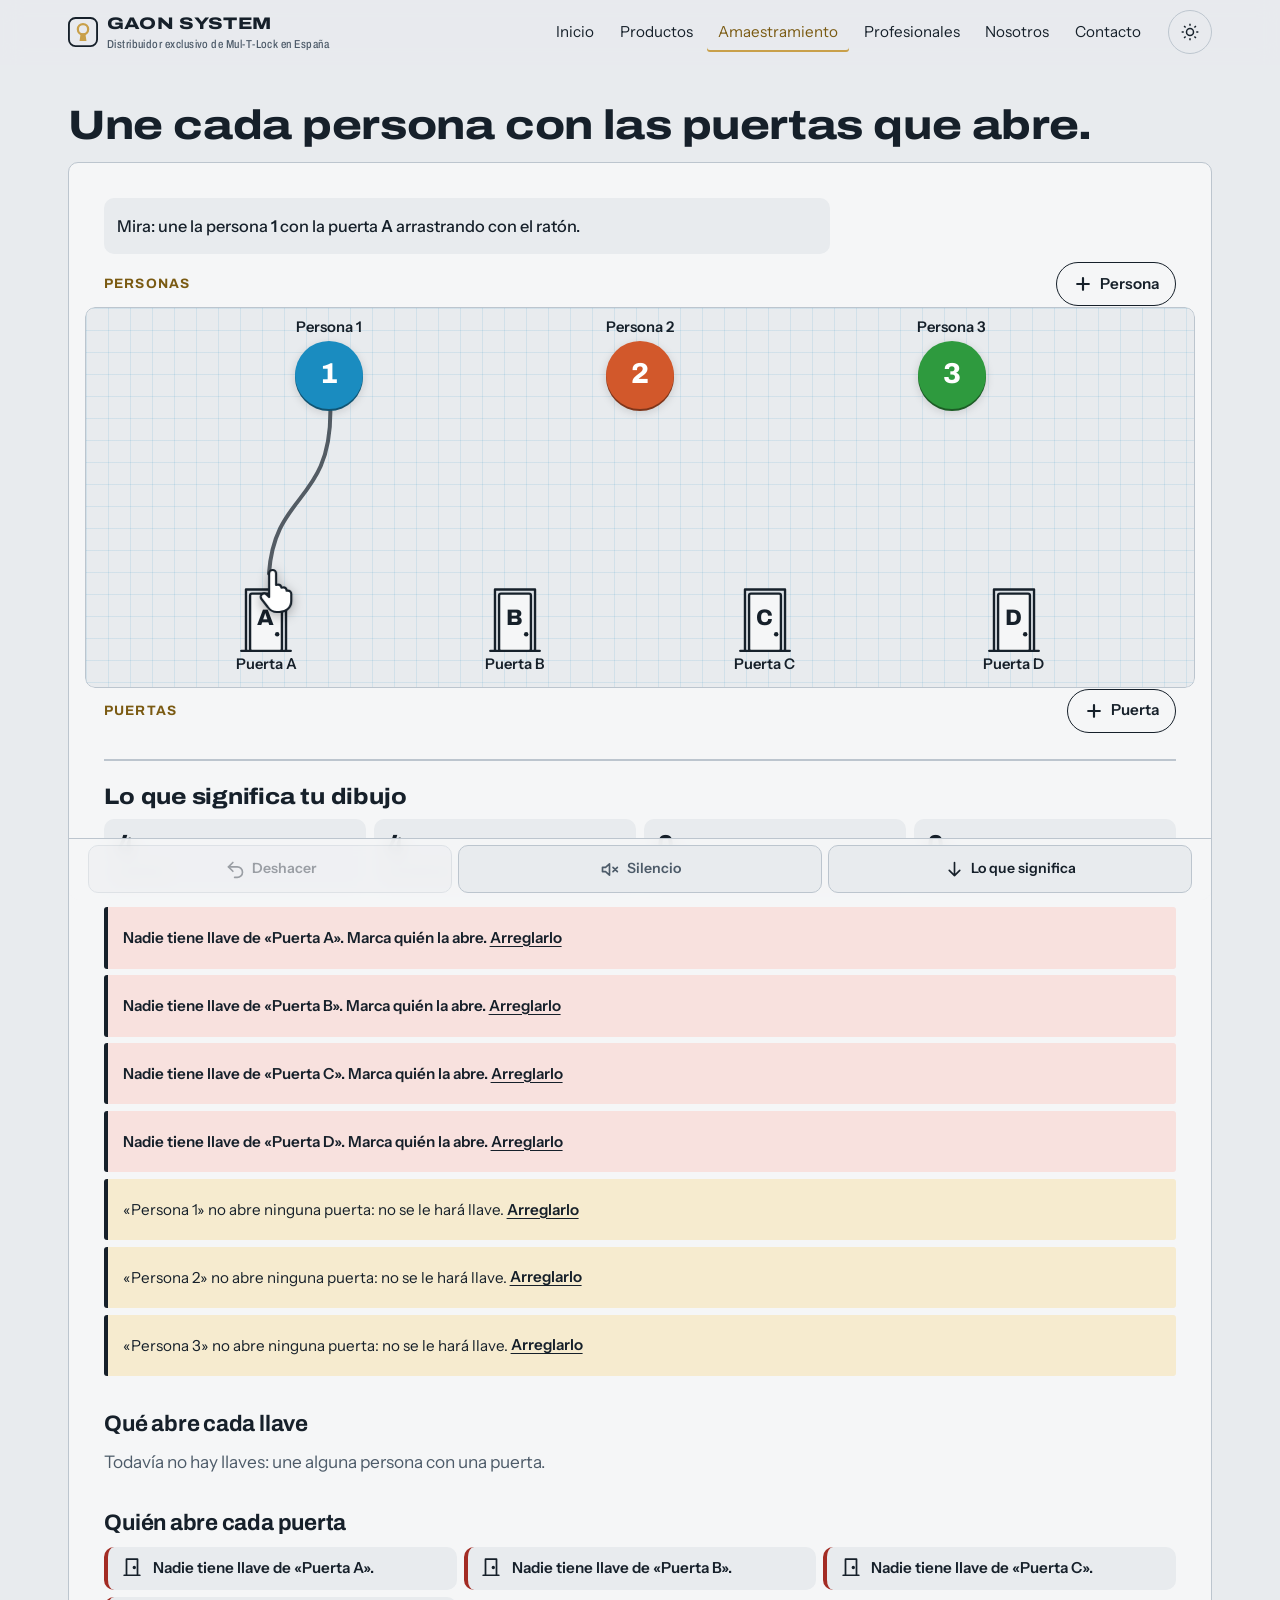
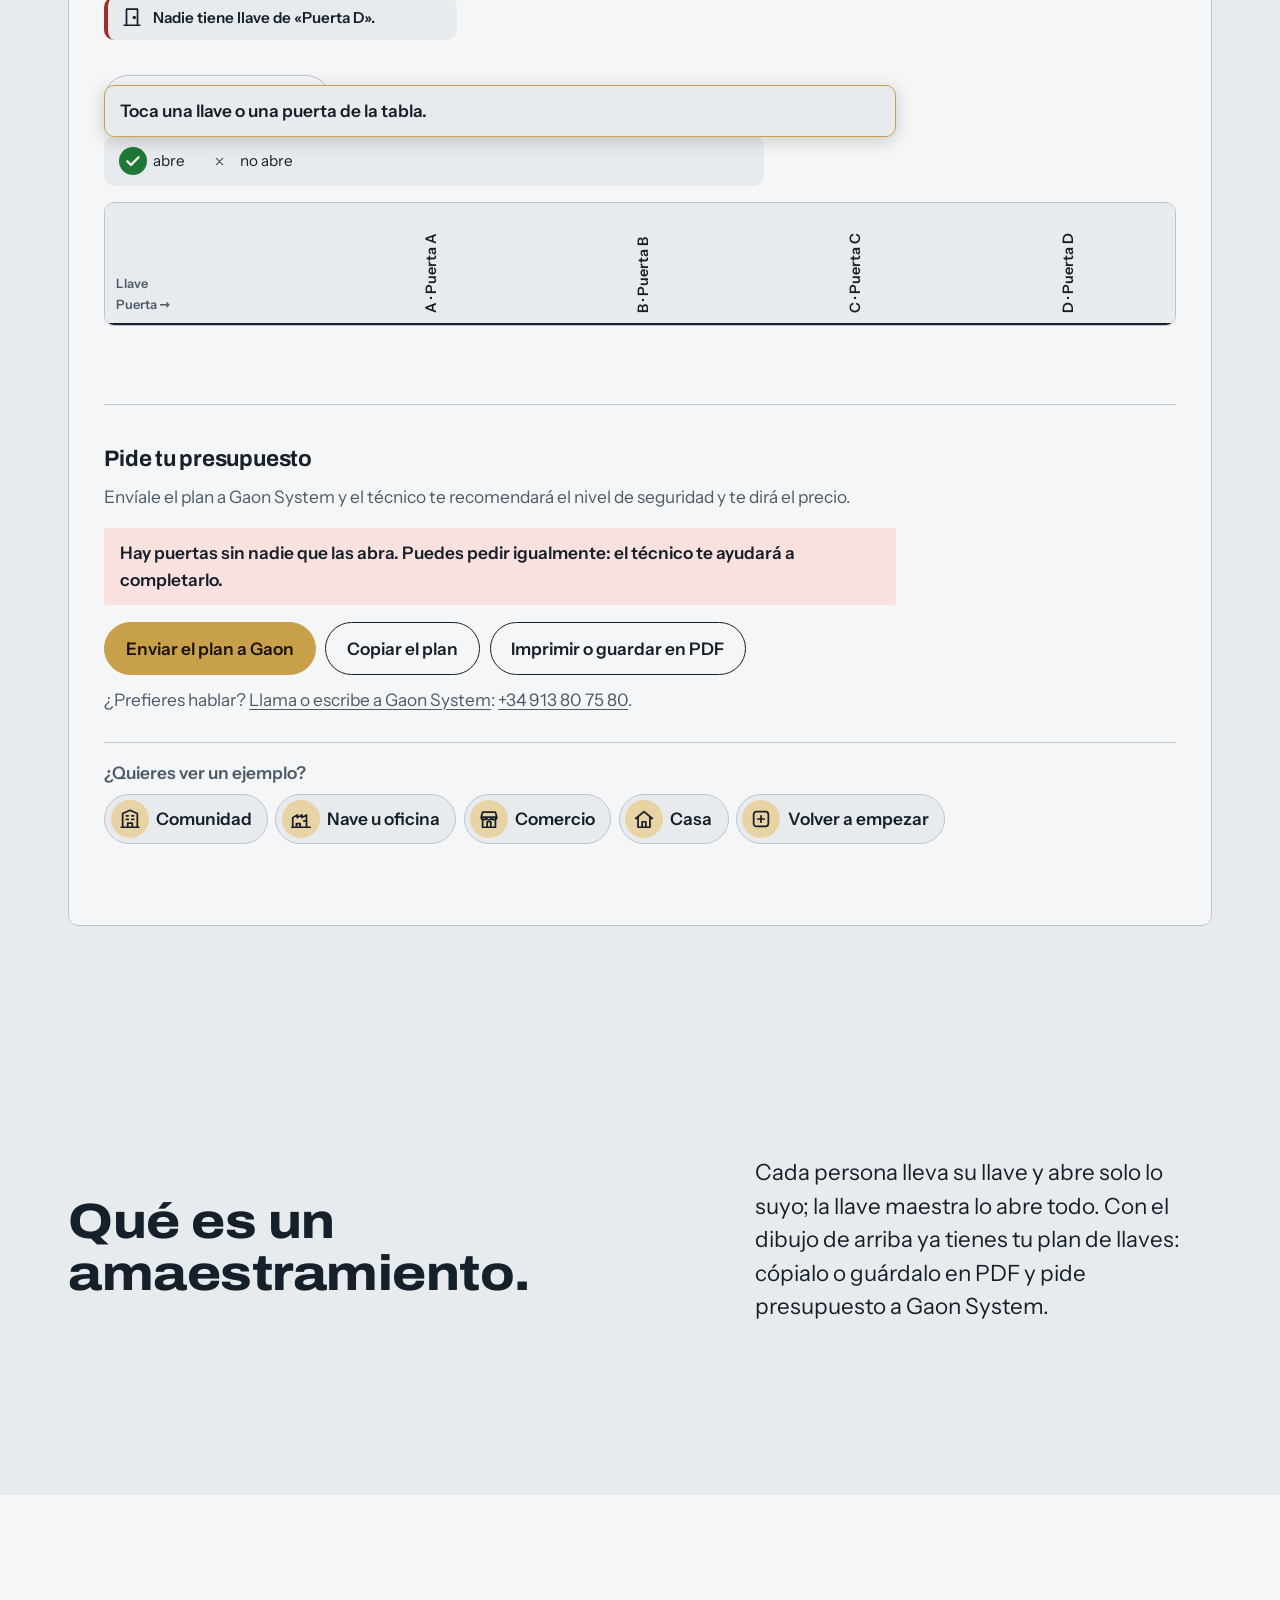
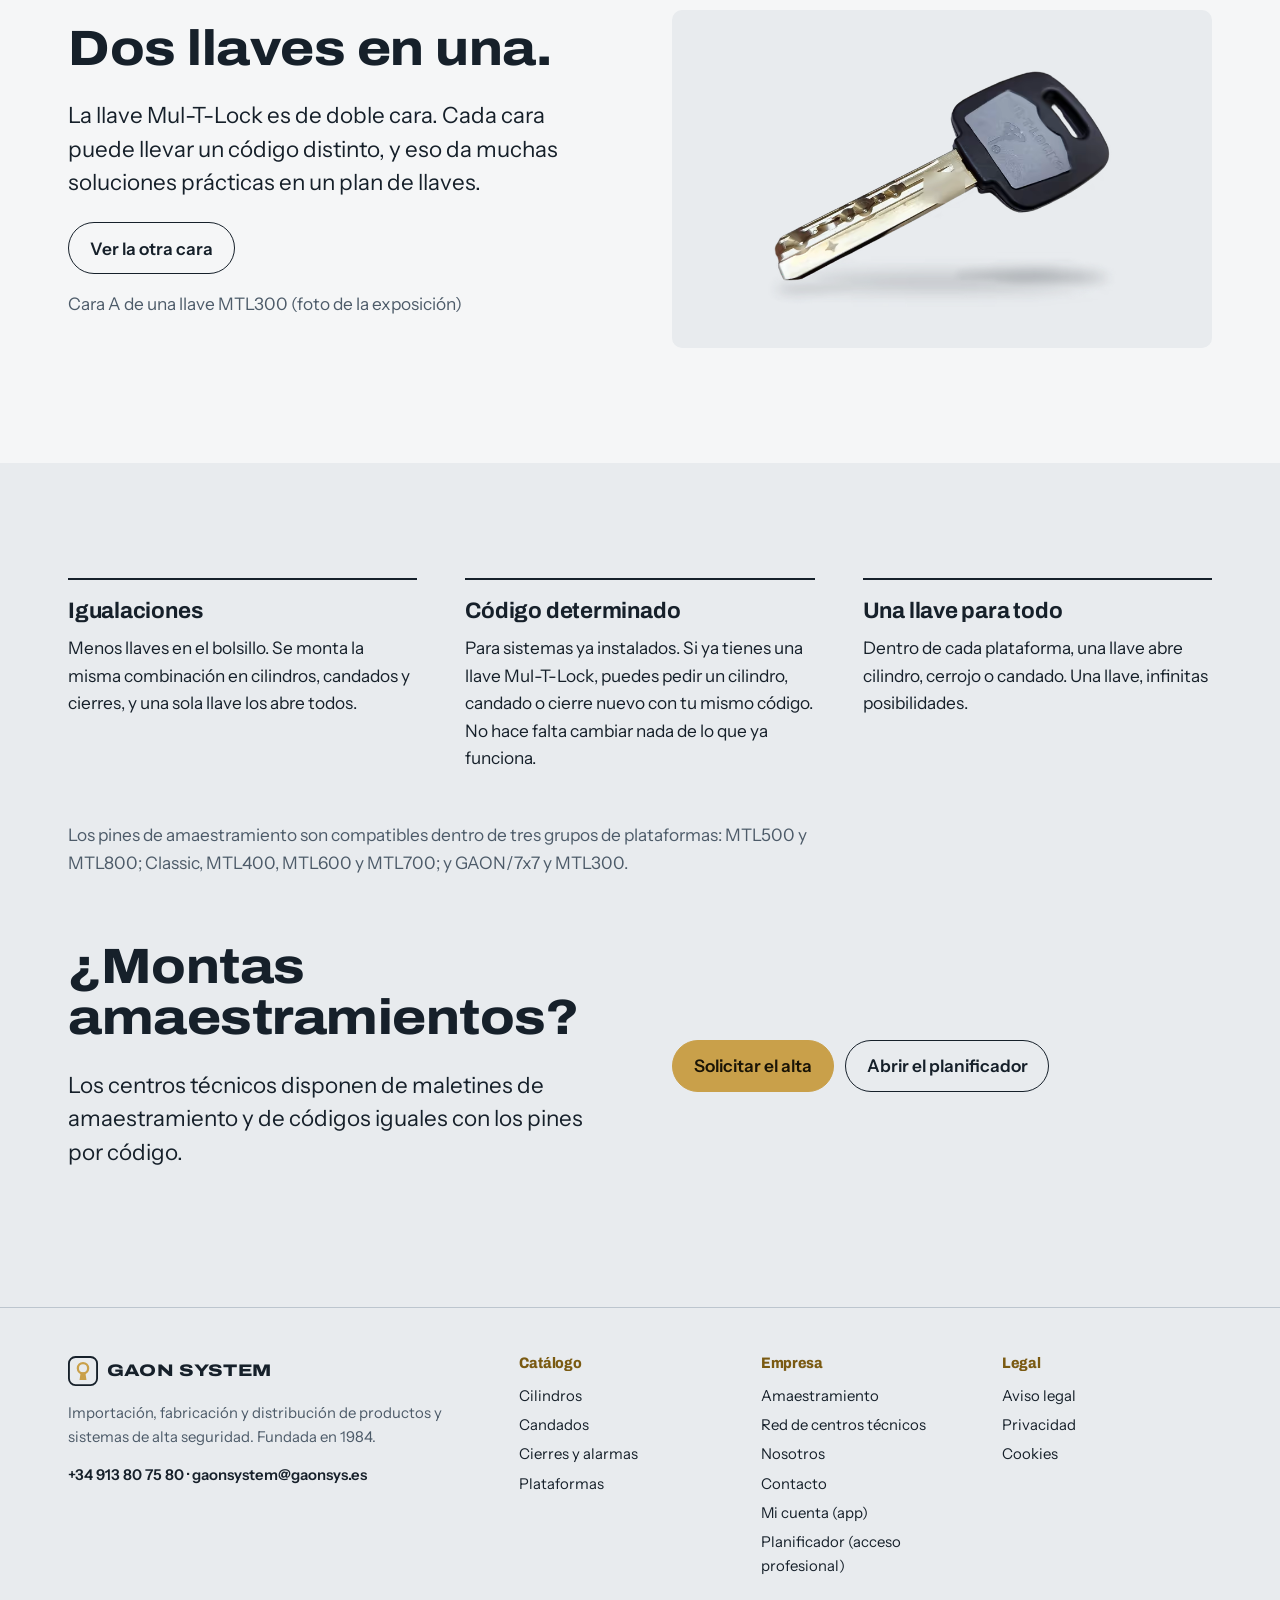
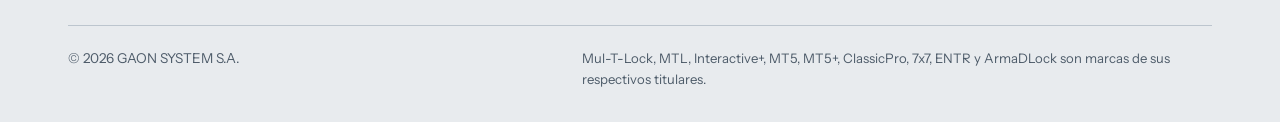
<file: amaestramiento.html>
<!doctype html>
<html lang="es" class="no-js">
<head>
<meta charset="utf-8">
<meta name="viewport" content="width=device-width, initial-scale=1">
<title>Amaestramiento e igualaciones Mul-T-Lock · Gaon System</title>
<meta name="description" content="Planes de amaestramiento, igualaciones, código determinado y una llave para todo con la llave de doble cara de Mul-T-Lock.">
<meta name="robots" content="noindex, nofollow">
<meta name="theme-color" content="#1B2735">
<link rel="icon" href="img/favicon.svg" type="image/svg+xml">
<link rel="apple-touch-icon" href="img/apple-touch-icon.png">
<meta property="og:type" content="website">
<meta property="og:locale" content="es_ES">
<meta property="og:site_name" content="Gaon System">
<meta property="og:title" content="Amaestramiento e igualaciones Mul-T-Lock · Gaon System">
<meta property="og:description" content="Planes de amaestramiento, igualaciones, código determinado y una llave para todo con la llave de doble cara de Mul-T-Lock.">
<meta property="og:image" content="https://blazecreativo.github.io/gaon/img/og.png">
<meta property="og:image:width" content="1200">
<meta property="og:image:height" content="630">
<meta name="twitter:card" content="summary_large_image">
<link rel="preload" href="fonts/archivo.woff2" as="font" type="font/woff2" crossorigin>
<link rel="preload" href="fonts/instrument.woff2" as="font" type="font/woff2" crossorigin>
<script>try{var t=localStorage.getItem("gaon-tema");if(t)document.documentElement.setAttribute("data-theme",t)}catch(e){}</script>
<link rel="stylesheet" href="css/site.css?v=0db2d415">
<link rel="stylesheet" href="css/amaestro.css?v=6b8918f6">
</head>
<body>
<a class="skip" href="#main">Saltar al contenido</a>
<header class="top">
  <div class="wrap">
    <a class="brand" href="index.html" aria-label="Gaon System, inicio"><svg viewBox="0 0 32 32" aria-hidden="true"><rect x="1" y="1" width="30" height="30" rx="7" fill="none" stroke="currentColor" stroke-width="2"/><circle cx="16" cy="13" r="5.5" fill="none" stroke="var(--brass-fill)" stroke-width="2.4"/><path d="M13.5 17.5h5l1.2 8h-7.4z" fill="var(--brass-fill)"/></svg><span>GAON SYSTEM<small>Distribuidor exclusivo de <span class="nw">Mul-T-Lock</span> en España</small></span></a>
    <nav class="nav" id="nav" aria-label="Principal"><a href="index.html">Inicio</a><a href="productos.html">Productos</a><a href="amaestramiento.html" aria-current="page">Amaestramiento</a><a href="profesionales.html">Profesionales</a><a href="nosotros.html">Nosotros</a><a href="contacto.html">Contacto</a></nav>
    <button class="icon-btn theme-btn" type="button" aria-label="Cambiar tema de color"><svg class="sun" viewBox="0 0 24 24" fill="none" stroke="currentColor" stroke-width="1.8" aria-hidden="true"><circle cx="12" cy="12" r="4.2"/><path d="M12 2v2.5M12 19.5V22M2 12h2.5M19.5 12H22M4.9 4.9l1.8 1.8M17.3 17.3l1.8 1.8M4.9 19.1l1.8-1.8M17.3 6.7l1.8-1.8"/></svg><svg class="moon" viewBox="0 0 24 24" fill="none" stroke="currentColor" stroke-width="1.8" aria-hidden="true"><path d="M20 14.5A8 8 0 0 1 9.5 4a8 8 0 1 0 10.5 10.5z"/></svg></button>
    <button class="icon-btn menu-btn" type="button" aria-controls="nav" aria-expanded="false" aria-label="Abrir menú"><svg viewBox="0 0 24 24" fill="none" stroke="currentColor" stroke-width="1.8" aria-hidden="true"><path d="M4 7h16M4 12h16M4 17h16"/></svg></button>
  </div>
</header>
<main id="main">

<section class="sec am-sec" id="plan"><div class="wrap">
  <h1 class="am-h1">Une cada persona con las puertas que abre.</h1>
  <div class="am" id="am" data-para="gaonsystem@gaonsys.es" data-tel="+34 913 80 75 80" data-tel-href="tel:+34913807580"></div>
  <noscript><style>#am{display:none}</style><p class="am-nojs">El tablero necesita JavaScript. Si lo prefieres, cuéntanos tus puertas y quién abre cada una desde <a href="contacto.html">contacto</a>.</p></noscript>
</div></section>

<section class="sec"><div class="wrap">
  <div class="sec-head"><h2>Qué es un amaestramiento.</h2><p class="lead">Cada persona lleva su llave y abre solo lo suyo; la llave maestra lo abre todo. Con el dibujo de arriba ya tienes tu plan de llaves: cópialo o guárdalo en PDF y pide presupuesto a Gaon System.</p></div>
</div></section>

<section class="sec alt"><div class="wrap twin">
  <div>
    <h2>Dos llaves en una.</h2>
    <p class="lead">La llave <span class="nw">Mul-T-Lock</span> es de doble cara. Cada cara puede llevar un código distinto, y eso da muchas soluciones prácticas en un plan de llaves.</p>
    <button class="btn" type="button" id="flip-btn" aria-controls="flipkey">Ver la otra cara</button>
    <p class="muted" id="flip-lbl" aria-live="polite" style="margin-top:1rem">Cara A de una llave MTL300 (foto de la exposición)</p>
  </div>
  <div class="flipkey" id="flipkey" aria-live="off">
    <figure class="cara on"><picture><source type="image/avif" srcset="img/llave-a-480.avif 480w, img/llave-a-960.avif 960w, img/llave-a-1440.avif 1440w" sizes="(max-width: 820px) 92vw, 560px"><img src="img/llave-a-1440.webp" srcset="img/llave-a-480.webp 480w, img/llave-a-960.webp 960w, img/llave-a-1440.webp 1440w" sizes="(max-width: 820px) 92vw, 560px" alt="Llave Mul-T-Lock MTL300, cara A" loading="lazy" decoding="async" width="1440" height="900"></picture></figure>
    <figure class="cara"><picture><source type="image/avif" srcset="img/llave-b-480.avif 480w, img/llave-b-960.avif 960w, img/llave-b-1440.avif 1440w" sizes="(max-width: 820px) 92vw, 560px"><img src="img/llave-b-1440.webp" srcset="img/llave-b-480.webp 480w, img/llave-b-960.webp 960w, img/llave-b-1440.webp 1440w" sizes="(max-width: 820px) 92vw, 560px" alt="Llave Mul-T-Lock MTL300, cara B" loading="lazy" decoding="async" width="1440" height="900"></picture></figure>
  </div>
</div></section>

<section class="sec"><div class="wrap">
  <div class="cols3">
    <div id="igualaciones"><h3>Igualaciones</h3><p>Menos llaves en el bolsillo. Se monta la misma combinación en cilindros, candados y cierres, y una sola llave los abre todos.</p></div>
    <div id="codigo"><h3>Código determinado</h3><p>Para sistemas ya instalados. Si ya tienes una llave <span class="nw">Mul-T-Lock</span>, puedes pedir un cilindro, candado o cierre nuevo con tu mismo código. No hace falta cambiar nada de lo que ya funciona.</p></div>
    <div id="una-llave"><h3>Una llave para todo</h3><p>Dentro de cada plataforma, una llave abre cilindro, cerrojo o candado. Una llave, infinitas posibilidades.</p></div>
  </div>
  <p class="muted" id="pines" style="margin-top:2rem">Los pines de amaestramiento son compatibles dentro de tres grupos de plataformas: MTL500 y MTL800; Classic, MTL400, MTL600 y MTL700; y GAON/7x7 y MTL300.</p>
  <div class="pro" style="margin-top:4rem">
    <div><h2>¿Montas amaestramientos?</h2><p class="lead">Los centros técnicos disponen de maletines de amaestramiento y de códigos iguales con los pines por código.</p></div>
    <div style="align-self:center;display:flex;gap:.7rem;flex-wrap:wrap"><a class="btn solid" href="profesionales.html#alta">Solicitar el alta</a><a class="btn" href="planificador.html">Abrir el planificador</a></div>
  </div>
</div></section>

</main>
<footer class="foot">
  <div class="wrap">
    <div class="grid">
      <div>
        <a class="brand" href="index.html"><svg viewBox="0 0 32 32" aria-hidden="true"><rect x="1" y="1" width="30" height="30" rx="7" fill="none" stroke="currentColor" stroke-width="2"/><circle cx="16" cy="13" r="5.5" fill="none" stroke="var(--brass-fill)" stroke-width="2.4"/><path d="M13.5 17.5h5l1.2 8h-7.4z" fill="var(--brass-fill)"/></svg><span>GAON SYSTEM</span></a>
        <p class="muted" style="margin-top:1rem">Importación, fabricación y distribución de productos y sistemas de alta seguridad. Fundada en 1984.</p>
        <p class="foot-tel"><a href="tel:+34913807580">+34 913 80 75 80</a> · <a href="mailto:gaonsystem@gaonsys.es">gaonsystem@gaonsys.es</a></p>
      </div>
      <div><h2 class="fh">Catálogo</h2><ul><li><a href="productos.html#cilindros">Cilindros</a></li><li><a href="productos.html#candados">Candados</a></li><li><a href="productos.html#cierres">Cierres y alarmas</a></li><li><a href="index.html#plataformas">Plataformas</a></li></ul></div>
      <div><h2 class="fh">Empresa</h2><ul><li><a href="amaestramiento.html">Amaestramiento</a></li><li><a href="profesionales.html">Red de centros técnicos</a></li><li><a href="nosotros.html">Nosotros</a></li><li><a href="contacto.html">Contacto</a></li><li><a href="mi-cuenta.html">Mi cuenta (app)</a></li><li><a href="planificador.html">Planificador (acceso profesional)</a></li></ul></div>
      <div><h2 class="fh">Legal</h2><ul><li><a href="aviso-legal.html">Aviso legal</a></li><li><a href="privacidad.html">Privacidad</a></li><li><a href="cookies.html">Cookies</a></li></ul></div>
    </div>
    <div class="legal-row"><span>© <span id="year">2026</span> GAON SYSTEM S.A.</span><span class="disc"><span class="nw">Mul-T-Lock</span>, MTL, Interactive+, MT5, MT5+, ClassicPro, 7x7, ENTR y ArmaDLock son marcas de sus respectivos titulares.</span></div>
  </div>
</footer>
<script src="js/amaestro-nucleo.js?v=342c75a0" defer></script>
<script src="js/amaestro.js?v=24eed277" defer></script>
<script src="js/site.js?v=0747fb52" defer></script>
</body>
</html>
</file>
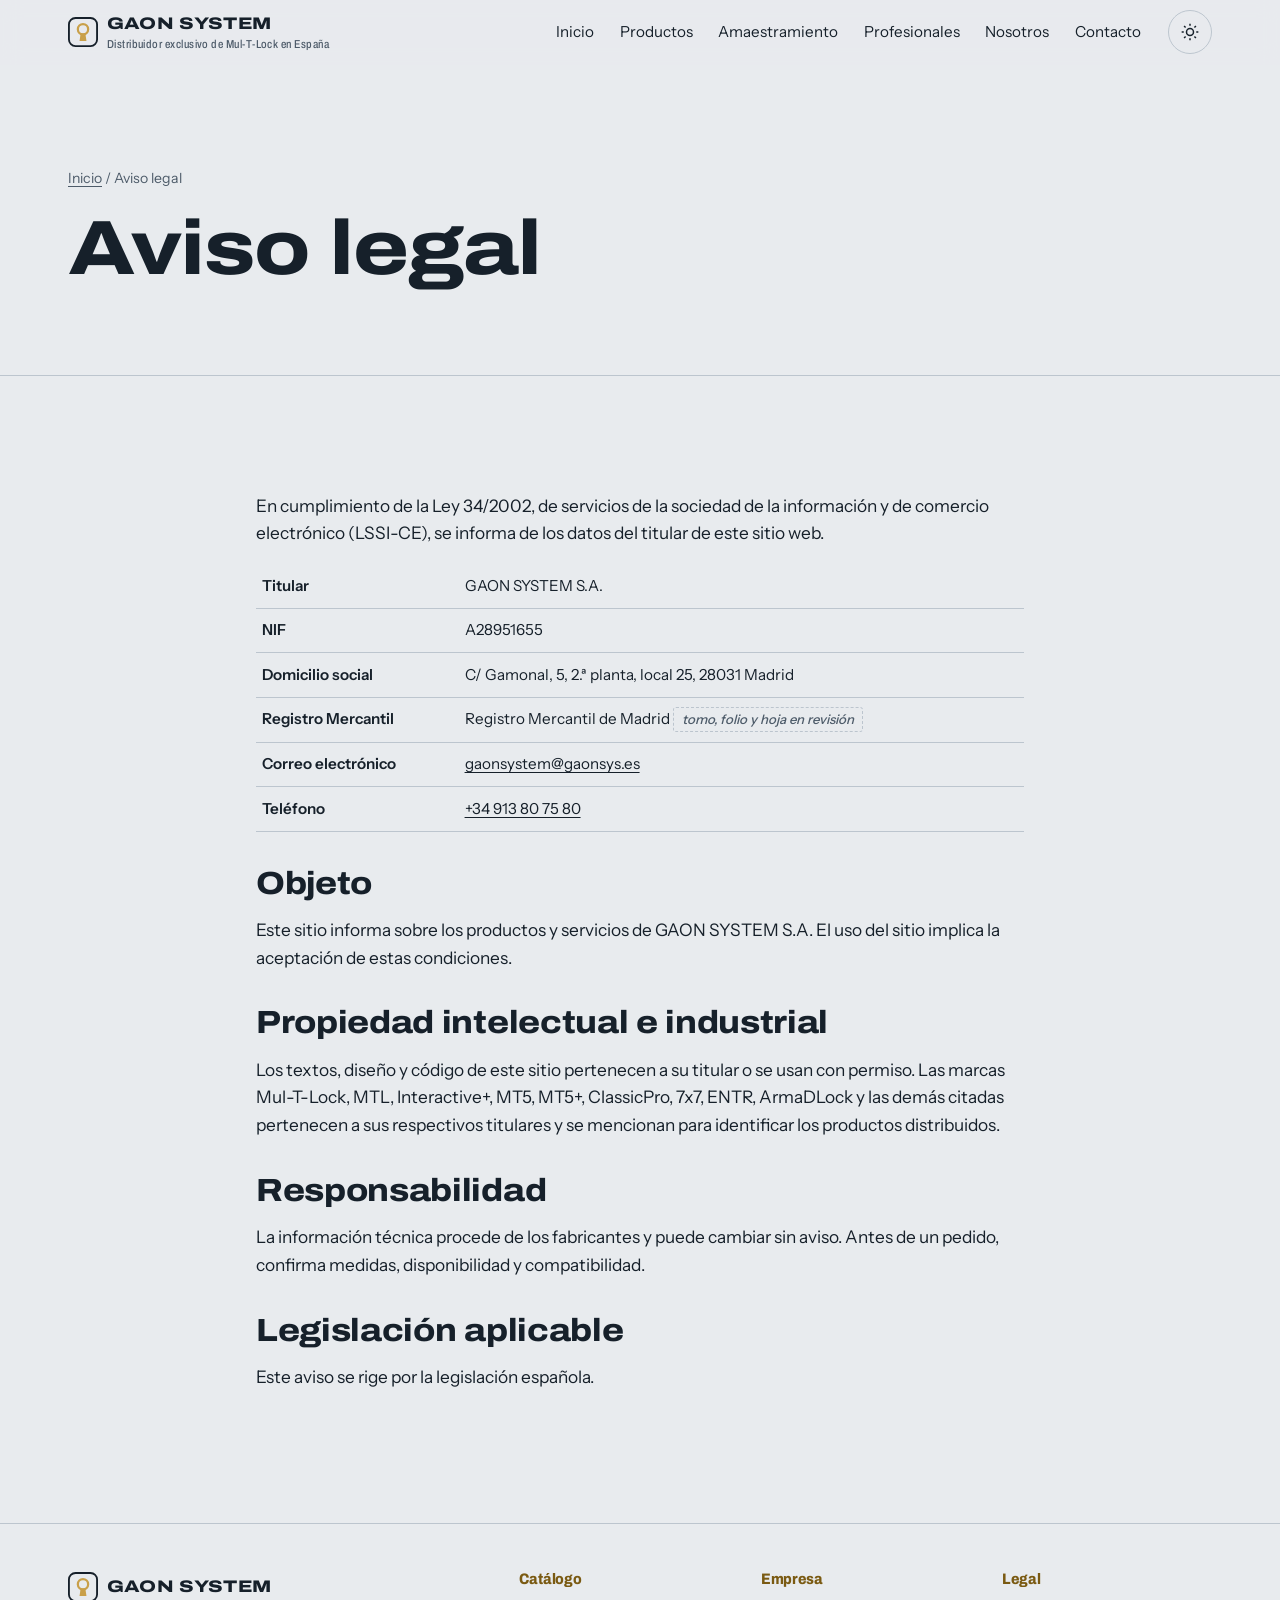
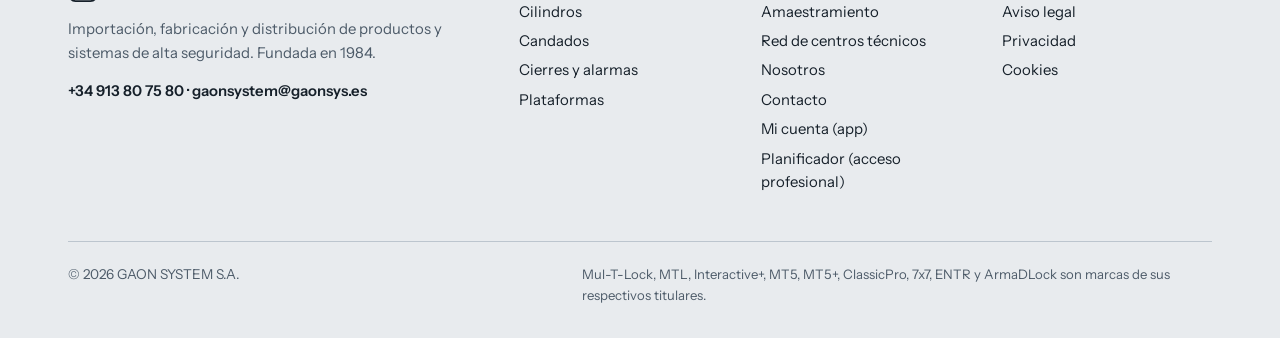
<file: aviso-legal.html>
<!doctype html>
<html lang="es" class="no-js">
<head>
<meta charset="utf-8">
<meta name="viewport" content="width=device-width, initial-scale=1">
<title>Aviso legal · Gaon System</title>
<meta name="description" content="Aviso legal del sitio web de Gaon System S.A.">
<meta name="robots" content="noindex, nofollow">
<meta name="theme-color" content="#1B2735">
<link rel="icon" href="img/favicon.svg" type="image/svg+xml">
<link rel="apple-touch-icon" href="img/apple-touch-icon.png">
<meta property="og:type" content="website">
<meta property="og:locale" content="es_ES">
<meta property="og:site_name" content="Gaon System">
<meta property="og:title" content="Aviso legal · Gaon System">
<meta property="og:description" content="Aviso legal del sitio web de Gaon System S.A.">
<meta property="og:image" content="https://blazecreativo.github.io/gaon/img/og.png">
<meta property="og:image:width" content="1200">
<meta property="og:image:height" content="630">
<meta name="twitter:card" content="summary_large_image">
<link rel="preload" href="fonts/archivo.woff2" as="font" type="font/woff2" crossorigin>
<link rel="preload" href="fonts/instrument.woff2" as="font" type="font/woff2" crossorigin>
<script>try{var t=localStorage.getItem("gaon-tema");if(t)document.documentElement.setAttribute("data-theme",t)}catch(e){}</script>
<link rel="stylesheet" href="css/site.css?v=0db2d415">
</head>
<body>
<a class="skip" href="#main">Saltar al contenido</a>
<header class="top">
  <div class="wrap">
    <a class="brand" href="index.html" aria-label="Gaon System, inicio"><svg viewBox="0 0 32 32" aria-hidden="true"><rect x="1" y="1" width="30" height="30" rx="7" fill="none" stroke="currentColor" stroke-width="2"/><circle cx="16" cy="13" r="5.5" fill="none" stroke="var(--brass-fill)" stroke-width="2.4"/><path d="M13.5 17.5h5l1.2 8h-7.4z" fill="var(--brass-fill)"/></svg><span>GAON SYSTEM<small>Distribuidor exclusivo de <span class="nw">Mul-T-Lock</span> en España</small></span></a>
    <nav class="nav" id="nav" aria-label="Principal"><a href="index.html">Inicio</a><a href="productos.html">Productos</a><a href="amaestramiento.html">Amaestramiento</a><a href="profesionales.html">Profesionales</a><a href="nosotros.html">Nosotros</a><a href="contacto.html">Contacto</a></nav>
    <button class="icon-btn theme-btn" type="button" aria-label="Cambiar tema de color"><svg class="sun" viewBox="0 0 24 24" fill="none" stroke="currentColor" stroke-width="1.8" aria-hidden="true"><circle cx="12" cy="12" r="4.2"/><path d="M12 2v2.5M12 19.5V22M2 12h2.5M19.5 12H22M4.9 4.9l1.8 1.8M17.3 17.3l1.8 1.8M4.9 19.1l1.8-1.8M17.3 6.7l1.8-1.8"/></svg><svg class="moon" viewBox="0 0 24 24" fill="none" stroke="currentColor" stroke-width="1.8" aria-hidden="true"><path d="M20 14.5A8 8 0 0 1 9.5 4a8 8 0 1 0 10.5 10.5z"/></svg></button>
    <button class="icon-btn menu-btn" type="button" aria-controls="nav" aria-expanded="false" aria-label="Abrir menú"><svg viewBox="0 0 24 24" fill="none" stroke="currentColor" stroke-width="1.8" aria-hidden="true"><path d="M4 7h16M4 12h16M4 17h16"/></svg></button>
  </div>
</header>
<main id="main">
<section class="ph"><div class="wrap"><p class="crumbs"><a href="index.html">Inicio</a> / Aviso legal</p><h1>Aviso legal</h1></div></section>
<section class="sec"><div class="wrap legal">
<p>En cumplimiento de la Ley 34/2002, de servicios de la sociedad de la información y de comercio electrónico (LSSI-CE), se informa de los datos del titular de este sitio web.</p>
<table><tbody>
<tr><th>Titular</th><td>GAON SYSTEM S.A.</td></tr>
<tr><th>NIF</th><td>A28951655</td></tr>
<tr><th>Domicilio social</th><td>C/ Gamonal, 5, 2.ª planta, local 25, 28031 Madrid</td></tr>
<tr><th>Registro Mercantil</th><td>Registro Mercantil de Madrid <span class="pend">tomo, folio y hoja en revisión</span></td></tr>
<tr><th>Correo electrónico</th><td><a href="mailto:gaonsystem@gaonsys.es">gaonsystem@gaonsys.es</a></td></tr>
<tr><th>Teléfono</th><td><a href="tel:+34913807580">+34 913 80 75 80</a></td></tr>
</tbody></table>
<h2>Objeto</h2><p>Este sitio informa sobre los productos y servicios de GAON SYSTEM S.A. El uso del sitio implica la aceptación de estas condiciones.</p>
<h2>Propiedad intelectual e industrial</h2><p>Los textos, diseño y código de este sitio pertenecen a su titular o se usan con permiso. Las marcas <span class="nw">Mul-T-Lock</span>, MTL, Interactive+, MT5, MT5+, ClassicPro, 7x7, ENTR, ArmaDLock y las demás citadas pertenecen a sus respectivos titulares y se mencionan para identificar los productos distribuidos.</p>
<h2>Responsabilidad</h2><p>La información técnica procede de los fabricantes y puede cambiar sin aviso. Antes de un pedido, confirma medidas, disponibilidad y compatibilidad.</p>
<h2>Legislación aplicable</h2><p>Este aviso se rige por la legislación española.</p>
</div></section>
</main>
<footer class="foot">
  <div class="wrap">
    <div class="grid">
      <div>
        <a class="brand" href="index.html"><svg viewBox="0 0 32 32" aria-hidden="true"><rect x="1" y="1" width="30" height="30" rx="7" fill="none" stroke="currentColor" stroke-width="2"/><circle cx="16" cy="13" r="5.5" fill="none" stroke="var(--brass-fill)" stroke-width="2.4"/><path d="M13.5 17.5h5l1.2 8h-7.4z" fill="var(--brass-fill)"/></svg><span>GAON SYSTEM</span></a>
        <p class="muted" style="margin-top:1rem">Importación, fabricación y distribución de productos y sistemas de alta seguridad. Fundada en 1984.</p>
        <p class="foot-tel"><a href="tel:+34913807580">+34 913 80 75 80</a> · <a href="mailto:gaonsystem@gaonsys.es">gaonsystem@gaonsys.es</a></p>
      </div>
      <div><h2 class="fh">Catálogo</h2><ul><li><a href="productos.html#cilindros">Cilindros</a></li><li><a href="productos.html#candados">Candados</a></li><li><a href="productos.html#cierres">Cierres y alarmas</a></li><li><a href="index.html#plataformas">Plataformas</a></li></ul></div>
      <div><h2 class="fh">Empresa</h2><ul><li><a href="amaestramiento.html">Amaestramiento</a></li><li><a href="profesionales.html">Red de centros técnicos</a></li><li><a href="nosotros.html">Nosotros</a></li><li><a href="contacto.html">Contacto</a></li><li><a href="mi-cuenta.html">Mi cuenta (app)</a></li><li><a href="planificador.html">Planificador (acceso profesional)</a></li></ul></div>
      <div><h2 class="fh">Legal</h2><ul><li><a href="aviso-legal.html">Aviso legal</a></li><li><a href="privacidad.html">Privacidad</a></li><li><a href="cookies.html">Cookies</a></li></ul></div>
    </div>
    <div class="legal-row"><span>© <span id="year">2026</span> GAON SYSTEM S.A.</span><span class="disc"><span class="nw">Mul-T-Lock</span>, MTL, Interactive+, MT5, MT5+, ClassicPro, 7x7, ENTR y ArmaDLock son marcas de sus respectivos titulares.</span></div>
  </div>
</footer>
<script src="js/site.js?v=0747fb52" defer></script>
</body>
</html>
</file>
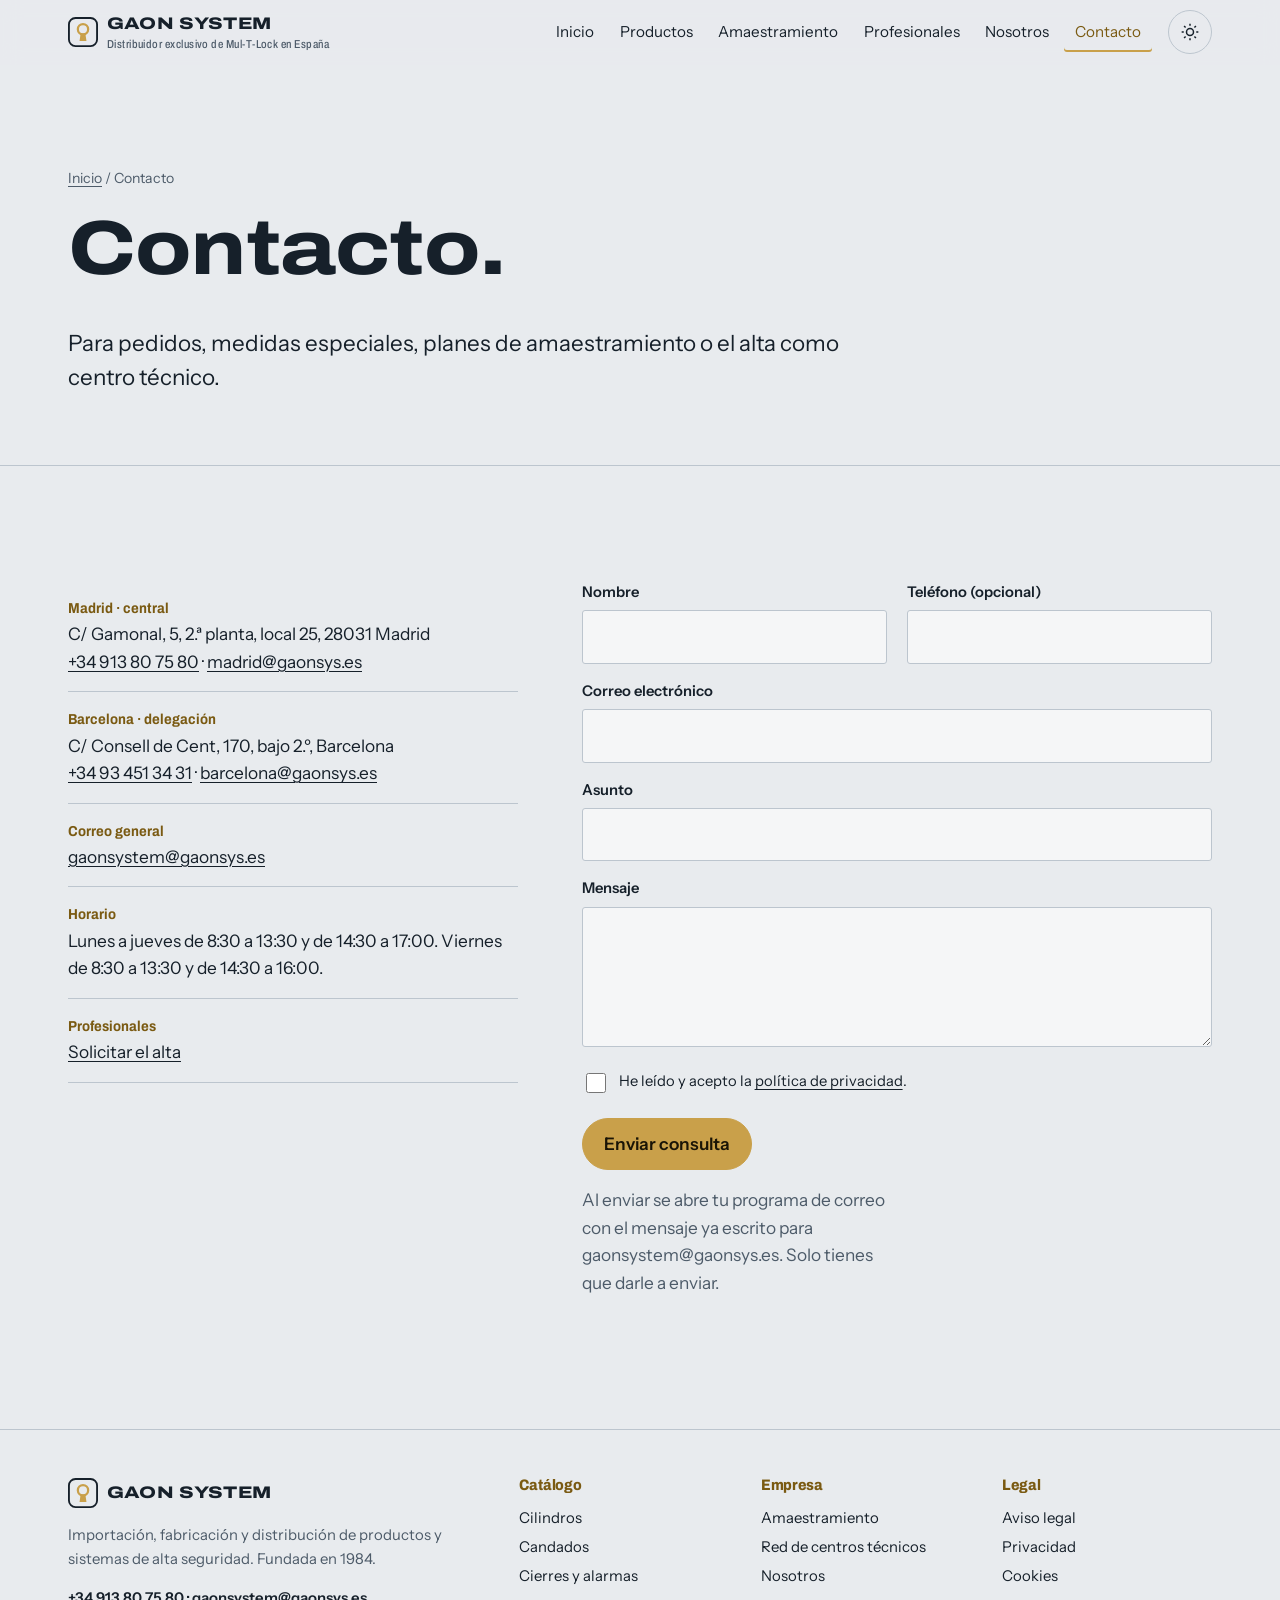
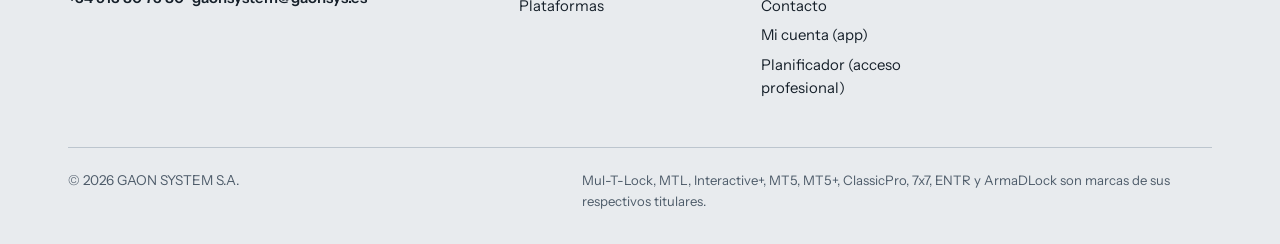
<file: contacto.html>
<!doctype html>
<html lang="es" class="no-js">
<head>
<meta charset="utf-8">
<meta name="viewport" content="width=device-width, initial-scale=1">
<title>Contacto · Gaon System</title>
<meta name="description" content="Contacto con Gaon System, distribuidor exclusivo de Mul-T-Lock en España.">
<meta name="robots" content="noindex, nofollow">
<meta name="theme-color" content="#1B2735">
<link rel="icon" href="img/favicon.svg" type="image/svg+xml">
<link rel="apple-touch-icon" href="img/apple-touch-icon.png">
<meta property="og:type" content="website">
<meta property="og:locale" content="es_ES">
<meta property="og:site_name" content="Gaon System">
<meta property="og:title" content="Contacto · Gaon System">
<meta property="og:description" content="Contacto con Gaon System, distribuidor exclusivo de Mul-T-Lock en España.">
<meta property="og:image" content="https://blazecreativo.github.io/gaon/img/og.png">
<meta property="og:image:width" content="1200">
<meta property="og:image:height" content="630">
<meta name="twitter:card" content="summary_large_image">
<link rel="preload" href="fonts/archivo.woff2" as="font" type="font/woff2" crossorigin>
<link rel="preload" href="fonts/instrument.woff2" as="font" type="font/woff2" crossorigin>
<script>try{var t=localStorage.getItem("gaon-tema");if(t)document.documentElement.setAttribute("data-theme",t)}catch(e){}</script>
<link rel="stylesheet" href="css/site.css?v=0db2d415">
</head>
<body>
<a class="skip" href="#main">Saltar al contenido</a>
<header class="top">
  <div class="wrap">
    <a class="brand" href="index.html" aria-label="Gaon System, inicio"><svg viewBox="0 0 32 32" aria-hidden="true"><rect x="1" y="1" width="30" height="30" rx="7" fill="none" stroke="currentColor" stroke-width="2"/><circle cx="16" cy="13" r="5.5" fill="none" stroke="var(--brass-fill)" stroke-width="2.4"/><path d="M13.5 17.5h5l1.2 8h-7.4z" fill="var(--brass-fill)"/></svg><span>GAON SYSTEM<small>Distribuidor exclusivo de <span class="nw">Mul-T-Lock</span> en España</small></span></a>
    <nav class="nav" id="nav" aria-label="Principal"><a href="index.html">Inicio</a><a href="productos.html">Productos</a><a href="amaestramiento.html">Amaestramiento</a><a href="profesionales.html">Profesionales</a><a href="nosotros.html">Nosotros</a><a href="contacto.html" aria-current="page">Contacto</a></nav>
    <button class="icon-btn theme-btn" type="button" aria-label="Cambiar tema de color"><svg class="sun" viewBox="0 0 24 24" fill="none" stroke="currentColor" stroke-width="1.8" aria-hidden="true"><circle cx="12" cy="12" r="4.2"/><path d="M12 2v2.5M12 19.5V22M2 12h2.5M19.5 12H22M4.9 4.9l1.8 1.8M17.3 17.3l1.8 1.8M4.9 19.1l1.8-1.8M17.3 6.7l1.8-1.8"/></svg><svg class="moon" viewBox="0 0 24 24" fill="none" stroke="currentColor" stroke-width="1.8" aria-hidden="true"><path d="M20 14.5A8 8 0 0 1 9.5 4a8 8 0 1 0 10.5 10.5z"/></svg></button>
    <button class="icon-btn menu-btn" type="button" aria-controls="nav" aria-expanded="false" aria-label="Abrir menú"><svg viewBox="0 0 24 24" fill="none" stroke="currentColor" stroke-width="1.8" aria-hidden="true"><path d="M4 7h16M4 12h16M4 17h16"/></svg></button>
  </div>
</header>
<main id="main">

<section class="ph"><div class="wrap">
  <p class="crumbs"><a href="index.html">Inicio</a> / Contacto</p>
  <h1>Contacto.</h1>
  <p class="lead">Para pedidos, medidas especiales, planes de amaestramiento o el alta como centro técnico.</p>
</div></section>
<section class="sec"><div class="wrap contact">
  <ul class="cdata">
    <li><b>Madrid · central</b><span>C/ Gamonal, 5, 2.ª planta, local 25, 28031 Madrid</span><span><a href="tel:+34913807580">+34 913 80 75 80</a> · <a href="mailto:madrid@gaonsys.es">madrid@gaonsys.es</a></span></li>
    <li><b>Barcelona · delegación</b><span>C/ Consell de Cent, 170, bajo 2.º, Barcelona</span><span><a href="tel:+34934513431">+34 93 451 34 31</a> · <a href="mailto:barcelona@gaonsys.es">barcelona@gaonsys.es</a></span></li>
    <li><b>Correo general</b><a href="mailto:gaonsystem@gaonsys.es">gaonsystem@gaonsys.es</a></li>
    <li><b>Horario</b><span>Lunes a jueves de 8:30 a 13:30 y de 14:30 a 17:00. Viernes de 8:30 a 13:30 y de 14:30 a 16:00.</span></li>
    <li><b>Profesionales</b><a href="profesionales.html#alta">Solicitar el alta</a></li>
  </ul>
  <form class="form" data-demo data-para="gaonsystem@gaonsys.es" data-asunto="Consulta desde la web" novalidate>
  <div><label for="f-nom">Nombre</label><input id="f-nom" name="nombre" autocomplete="name" required></div>
  <div><label for="f-tel">Teléfono (opcional)</label><input id="f-tel" name="telefono" type="tel" autocomplete="tel"></div>
  <div class="full"><label for="f-mail">Correo electrónico</label><input id="f-mail" name="email" type="email" autocomplete="email" required></div>
  <div class="full"><label for="f-asunto">Asunto</label><input id="f-asunto" name="asunto" required></div>
  <div class="full"><label for="f-msg">Mensaje</label><textarea id="f-msg" name="mensaje" required></textarea></div>
  <div class="full"><label class="check"><input type="checkbox" required><span>He leído y acepto la <a href="privacidad.html">política de privacidad</a>.</span></label></div>
  <div class="full"><button class="btn solid" type="submit">Enviar consulta</button></div>
  <p class="muted pl-small">Al enviar se abre tu programa de correo con el mensaje ya escrito para gaonsystem@gaonsys.es. Solo tienes que darle a enviar.</p>
  <p class="form-msg" tabindex="-1" role="status">Listo: revisa el correo que se ha abierto y envíalo. Si no se ha abierto, escríbenos a <a href="mailto:gaonsystem@gaonsys.es">gaonsystem@gaonsys.es</a> o llama al <a href="tel:+34913807580">+34 913 80 75 80</a>.</p>
</form>
</div></section>

</main>
<footer class="foot">
  <div class="wrap">
    <div class="grid">
      <div>
        <a class="brand" href="index.html"><svg viewBox="0 0 32 32" aria-hidden="true"><rect x="1" y="1" width="30" height="30" rx="7" fill="none" stroke="currentColor" stroke-width="2"/><circle cx="16" cy="13" r="5.5" fill="none" stroke="var(--brass-fill)" stroke-width="2.4"/><path d="M13.5 17.5h5l1.2 8h-7.4z" fill="var(--brass-fill)"/></svg><span>GAON SYSTEM</span></a>
        <p class="muted" style="margin-top:1rem">Importación, fabricación y distribución de productos y sistemas de alta seguridad. Fundada en 1984.</p>
        <p class="foot-tel"><a href="tel:+34913807580">+34 913 80 75 80</a> · <a href="mailto:gaonsystem@gaonsys.es">gaonsystem@gaonsys.es</a></p>
      </div>
      <div><h2 class="fh">Catálogo</h2><ul><li><a href="productos.html#cilindros">Cilindros</a></li><li><a href="productos.html#candados">Candados</a></li><li><a href="productos.html#cierres">Cierres y alarmas</a></li><li><a href="index.html#plataformas">Plataformas</a></li></ul></div>
      <div><h2 class="fh">Empresa</h2><ul><li><a href="amaestramiento.html">Amaestramiento</a></li><li><a href="profesionales.html">Red de centros técnicos</a></li><li><a href="nosotros.html">Nosotros</a></li><li><a href="contacto.html">Contacto</a></li><li><a href="mi-cuenta.html">Mi cuenta (app)</a></li><li><a href="planificador.html">Planificador (acceso profesional)</a></li></ul></div>
      <div><h2 class="fh">Legal</h2><ul><li><a href="aviso-legal.html">Aviso legal</a></li><li><a href="privacidad.html">Privacidad</a></li><li><a href="cookies.html">Cookies</a></li></ul></div>
    </div>
    <div class="legal-row"><span>© <span id="year">2026</span> GAON SYSTEM S.A.</span><span class="disc"><span class="nw">Mul-T-Lock</span>, MTL, Interactive+, MT5, MT5+, ClassicPro, 7x7, ENTR y ArmaDLock son marcas de sus respectivos titulares.</span></div>
  </div>
</footer>
<script src="js/site.js?v=0747fb52" defer></script>
</body>
</html>
</file>
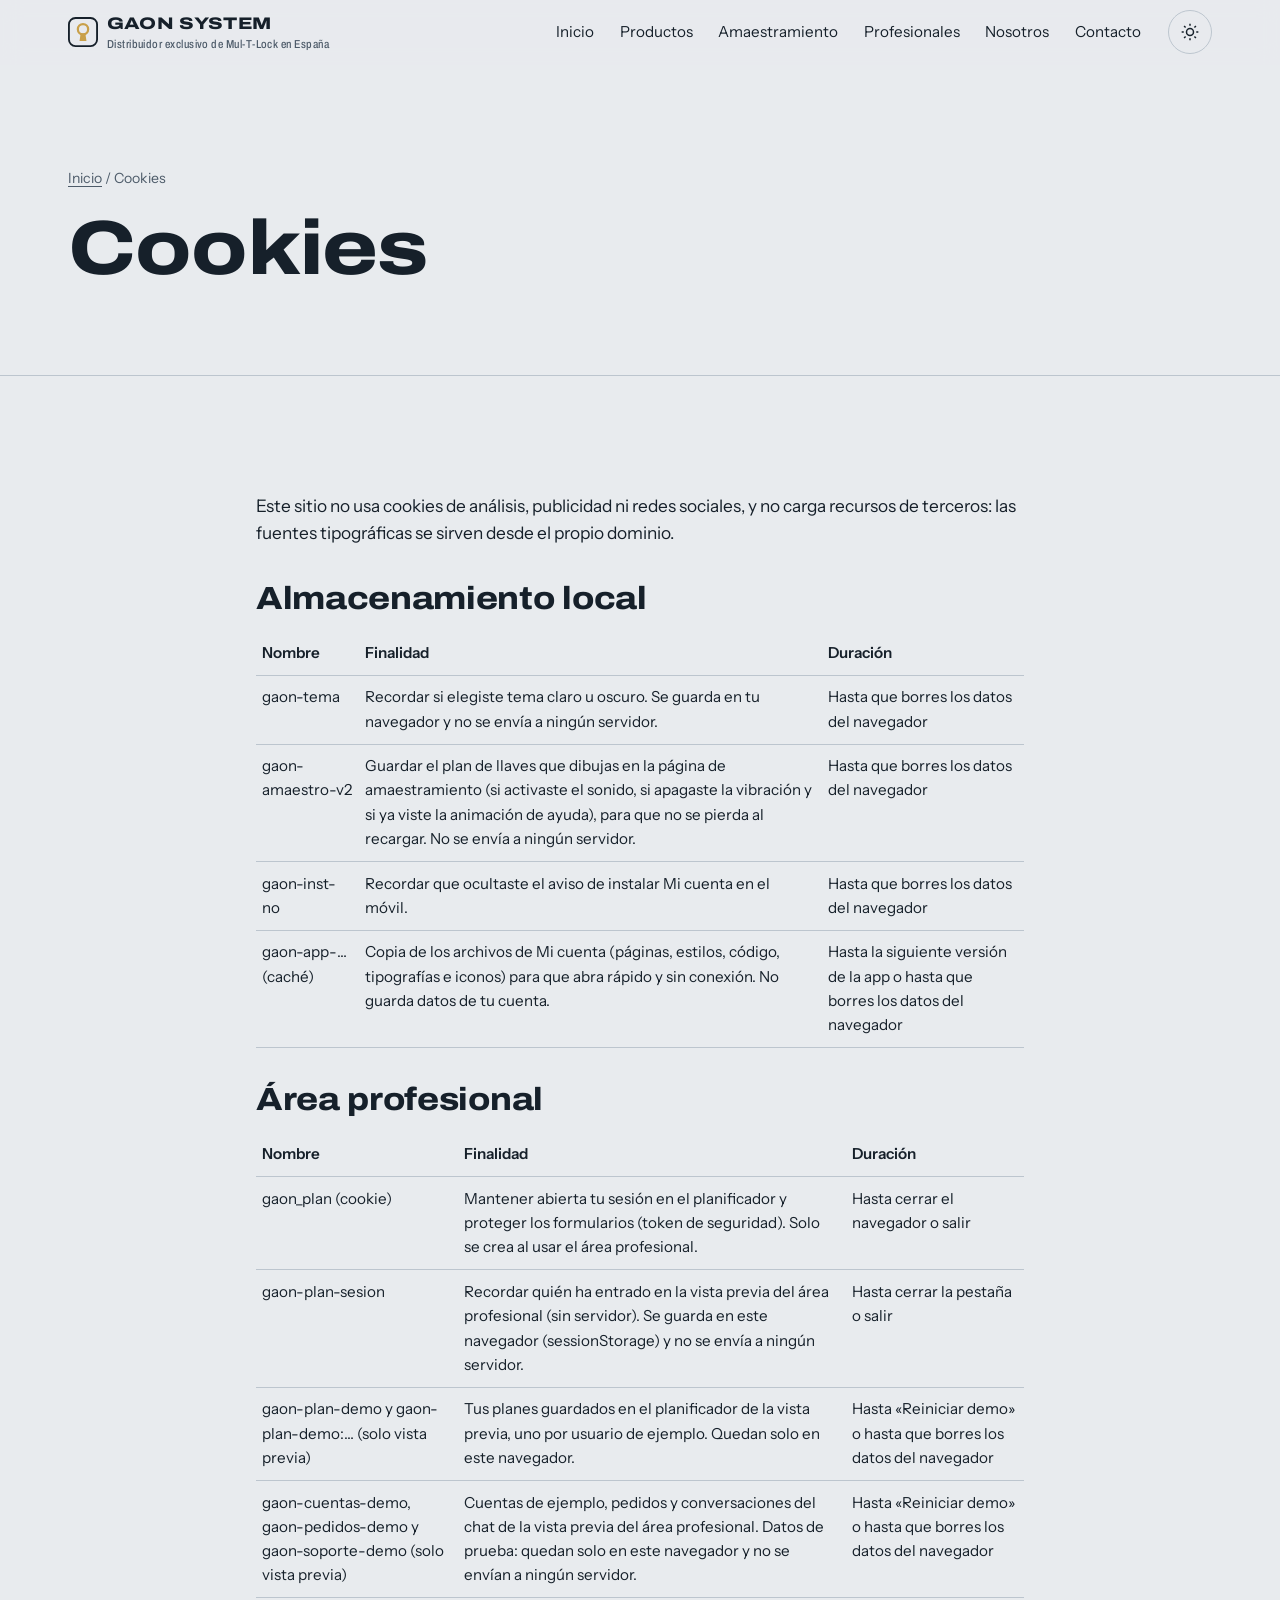
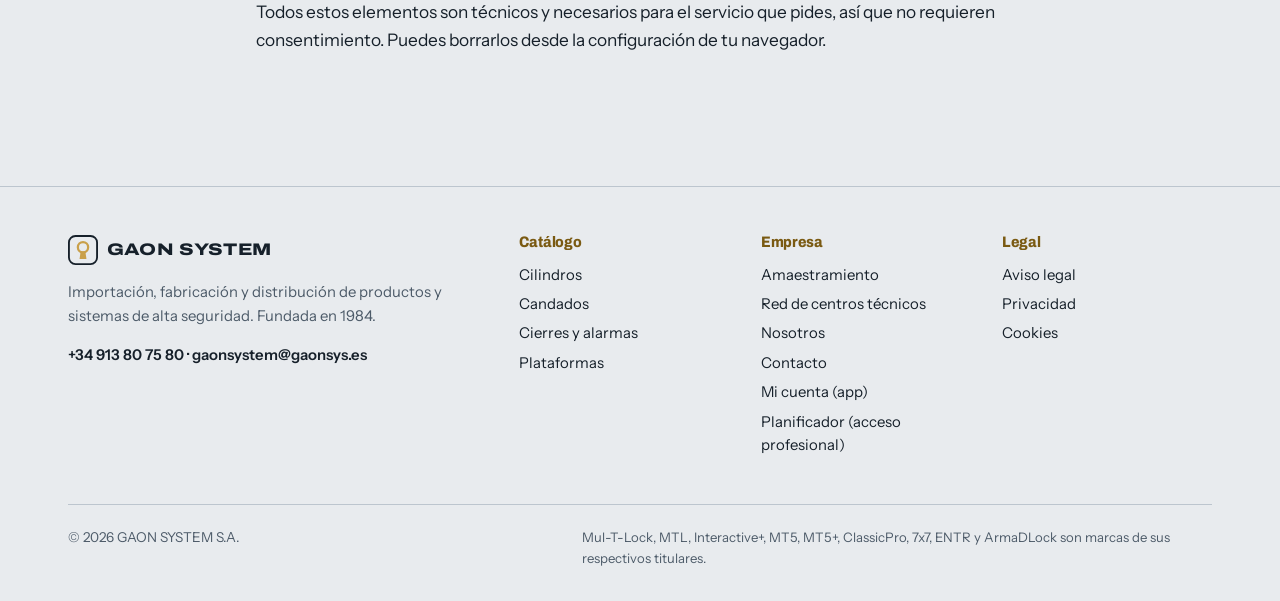
<file: cookies.html>
<!doctype html>
<html lang="es" class="no-js">
<head>
<meta charset="utf-8">
<meta name="viewport" content="width=device-width, initial-scale=1">
<title>Política de cookies · Gaon System</title>
<meta name="description" content="Política de cookies del sitio web de Gaon System S.A.">
<meta name="robots" content="noindex, nofollow">
<meta name="theme-color" content="#1B2735">
<link rel="icon" href="img/favicon.svg" type="image/svg+xml">
<link rel="apple-touch-icon" href="img/apple-touch-icon.png">
<meta property="og:type" content="website">
<meta property="og:locale" content="es_ES">
<meta property="og:site_name" content="Gaon System">
<meta property="og:title" content="Política de cookies · Gaon System">
<meta property="og:description" content="Política de cookies del sitio web de Gaon System S.A.">
<meta property="og:image" content="https://blazecreativo.github.io/gaon/img/og.png">
<meta property="og:image:width" content="1200">
<meta property="og:image:height" content="630">
<meta name="twitter:card" content="summary_large_image">
<link rel="preload" href="fonts/archivo.woff2" as="font" type="font/woff2" crossorigin>
<link rel="preload" href="fonts/instrument.woff2" as="font" type="font/woff2" crossorigin>
<script>try{var t=localStorage.getItem("gaon-tema");if(t)document.documentElement.setAttribute("data-theme",t)}catch(e){}</script>
<link rel="stylesheet" href="css/site.css?v=0db2d415">
</head>
<body>
<a class="skip" href="#main">Saltar al contenido</a>
<header class="top">
  <div class="wrap">
    <a class="brand" href="index.html" aria-label="Gaon System, inicio"><svg viewBox="0 0 32 32" aria-hidden="true"><rect x="1" y="1" width="30" height="30" rx="7" fill="none" stroke="currentColor" stroke-width="2"/><circle cx="16" cy="13" r="5.5" fill="none" stroke="var(--brass-fill)" stroke-width="2.4"/><path d="M13.5 17.5h5l1.2 8h-7.4z" fill="var(--brass-fill)"/></svg><span>GAON SYSTEM<small>Distribuidor exclusivo de <span class="nw">Mul-T-Lock</span> en España</small></span></a>
    <nav class="nav" id="nav" aria-label="Principal"><a href="index.html">Inicio</a><a href="productos.html">Productos</a><a href="amaestramiento.html">Amaestramiento</a><a href="profesionales.html">Profesionales</a><a href="nosotros.html">Nosotros</a><a href="contacto.html">Contacto</a></nav>
    <button class="icon-btn theme-btn" type="button" aria-label="Cambiar tema de color"><svg class="sun" viewBox="0 0 24 24" fill="none" stroke="currentColor" stroke-width="1.8" aria-hidden="true"><circle cx="12" cy="12" r="4.2"/><path d="M12 2v2.5M12 19.5V22M2 12h2.5M19.5 12H22M4.9 4.9l1.8 1.8M17.3 17.3l1.8 1.8M4.9 19.1l1.8-1.8M17.3 6.7l1.8-1.8"/></svg><svg class="moon" viewBox="0 0 24 24" fill="none" stroke="currentColor" stroke-width="1.8" aria-hidden="true"><path d="M20 14.5A8 8 0 0 1 9.5 4a8 8 0 1 0 10.5 10.5z"/></svg></button>
    <button class="icon-btn menu-btn" type="button" aria-controls="nav" aria-expanded="false" aria-label="Abrir menú"><svg viewBox="0 0 24 24" fill="none" stroke="currentColor" stroke-width="1.8" aria-hidden="true"><path d="M4 7h16M4 12h16M4 17h16"/></svg></button>
  </div>
</header>
<main id="main">
<section class="ph"><div class="wrap"><p class="crumbs"><a href="index.html">Inicio</a> / Cookies</p><h1>Cookies</h1></div></section>
<section class="sec"><div class="wrap legal">
<p>Este sitio no usa cookies de análisis, publicidad ni redes sociales, y no carga recursos de terceros: las fuentes tipográficas se sirven desde el propio dominio.</p>
<h2>Almacenamiento local</h2><table><thead><tr><th>Nombre</th><th>Finalidad</th><th>Duración</th></tr></thead><tbody>
<tr><td>gaon-tema</td><td>Recordar si elegiste tema claro u oscuro. Se guarda en tu navegador y no se envía a ningún servidor.</td><td>Hasta que borres los datos del navegador</td></tr>
<tr><td>gaon-amaestro-v2</td><td>Guardar el plan de llaves que dibujas en la página de amaestramiento (si activaste el sonido, si apagaste la vibración y si ya viste la animación de ayuda), para que no se pierda al recargar. No se envía a ningún servidor.</td><td>Hasta que borres los datos del navegador</td></tr>
<tr><td>gaon-inst-no</td><td>Recordar que ocultaste el aviso de instalar Mi cuenta en el móvil.</td><td>Hasta que borres los datos del navegador</td></tr>
<tr><td>gaon-app-… (caché)</td><td>Copia de los archivos de Mi cuenta (páginas, estilos, código, tipografías e iconos) para que abra rápido y sin conexión. No guarda datos de tu cuenta.</td><td>Hasta la siguiente versión de la app o hasta que borres los datos del navegador</td></tr></tbody></table>
<h2>Área profesional</h2><table><thead><tr><th>Nombre</th><th>Finalidad</th><th>Duración</th></tr></thead><tbody>
<tr><td>gaon_plan (cookie)</td><td>Mantener abierta tu sesión en el planificador y proteger los formularios (token de seguridad). Solo se crea al usar el área profesional.</td><td>Hasta cerrar el navegador o salir</td></tr>
<tr><td>gaon-plan-sesion</td><td>Recordar quién ha entrado en la vista previa del área profesional (sin servidor). Se guarda en este navegador (sessionStorage) y no se envía a ningún servidor.</td><td>Hasta cerrar la pestaña o salir</td></tr>
<tr><td>gaon-plan-demo y gaon-plan-demo:… (solo vista previa)</td><td>Tus planes guardados en el planificador de la vista previa, uno por usuario de ejemplo. Quedan solo en este navegador.</td><td>Hasta «Reiniciar demo» o hasta que borres los datos del navegador</td></tr>
<tr><td>gaon-cuentas-demo, gaon-pedidos-demo y gaon-soporte-demo (solo vista previa)</td><td>Cuentas de ejemplo, pedidos y conversaciones del chat de la vista previa del área profesional. Datos de prueba: quedan solo en este navegador y no se envían a ningún servidor.</td><td>Hasta «Reiniciar demo» o hasta que borres los datos del navegador</td></tr></tbody></table>
<p>Todos estos elementos son técnicos y necesarios para el servicio que pides, así que no requieren consentimiento. Puedes borrarlos desde la configuración de tu navegador.</p>
</div></section>
</main>
<footer class="foot">
  <div class="wrap">
    <div class="grid">
      <div>
        <a class="brand" href="index.html"><svg viewBox="0 0 32 32" aria-hidden="true"><rect x="1" y="1" width="30" height="30" rx="7" fill="none" stroke="currentColor" stroke-width="2"/><circle cx="16" cy="13" r="5.5" fill="none" stroke="var(--brass-fill)" stroke-width="2.4"/><path d="M13.5 17.5h5l1.2 8h-7.4z" fill="var(--brass-fill)"/></svg><span>GAON SYSTEM</span></a>
        <p class="muted" style="margin-top:1rem">Importación, fabricación y distribución de productos y sistemas de alta seguridad. Fundada en 1984.</p>
        <p class="foot-tel"><a href="tel:+34913807580">+34 913 80 75 80</a> · <a href="mailto:gaonsystem@gaonsys.es">gaonsystem@gaonsys.es</a></p>
      </div>
      <div><h2 class="fh">Catálogo</h2><ul><li><a href="productos.html#cilindros">Cilindros</a></li><li><a href="productos.html#candados">Candados</a></li><li><a href="productos.html#cierres">Cierres y alarmas</a></li><li><a href="index.html#plataformas">Plataformas</a></li></ul></div>
      <div><h2 class="fh">Empresa</h2><ul><li><a href="amaestramiento.html">Amaestramiento</a></li><li><a href="profesionales.html">Red de centros técnicos</a></li><li><a href="nosotros.html">Nosotros</a></li><li><a href="contacto.html">Contacto</a></li><li><a href="mi-cuenta.html">Mi cuenta (app)</a></li><li><a href="planificador.html">Planificador (acceso profesional)</a></li></ul></div>
      <div><h2 class="fh">Legal</h2><ul><li><a href="aviso-legal.html">Aviso legal</a></li><li><a href="privacidad.html">Privacidad</a></li><li><a href="cookies.html">Cookies</a></li></ul></div>
    </div>
    <div class="legal-row"><span>© <span id="year">2026</span> GAON SYSTEM S.A.</span><span class="disc"><span class="nw">Mul-T-Lock</span>, MTL, Interactive+, MT5, MT5+, ClassicPro, 7x7, ENTR y ArmaDLock son marcas de sus respectivos titulares.</span></div>
  </div>
</footer>
<script src="js/site.js?v=0747fb52" defer></script>
</body>
</html>
</file>
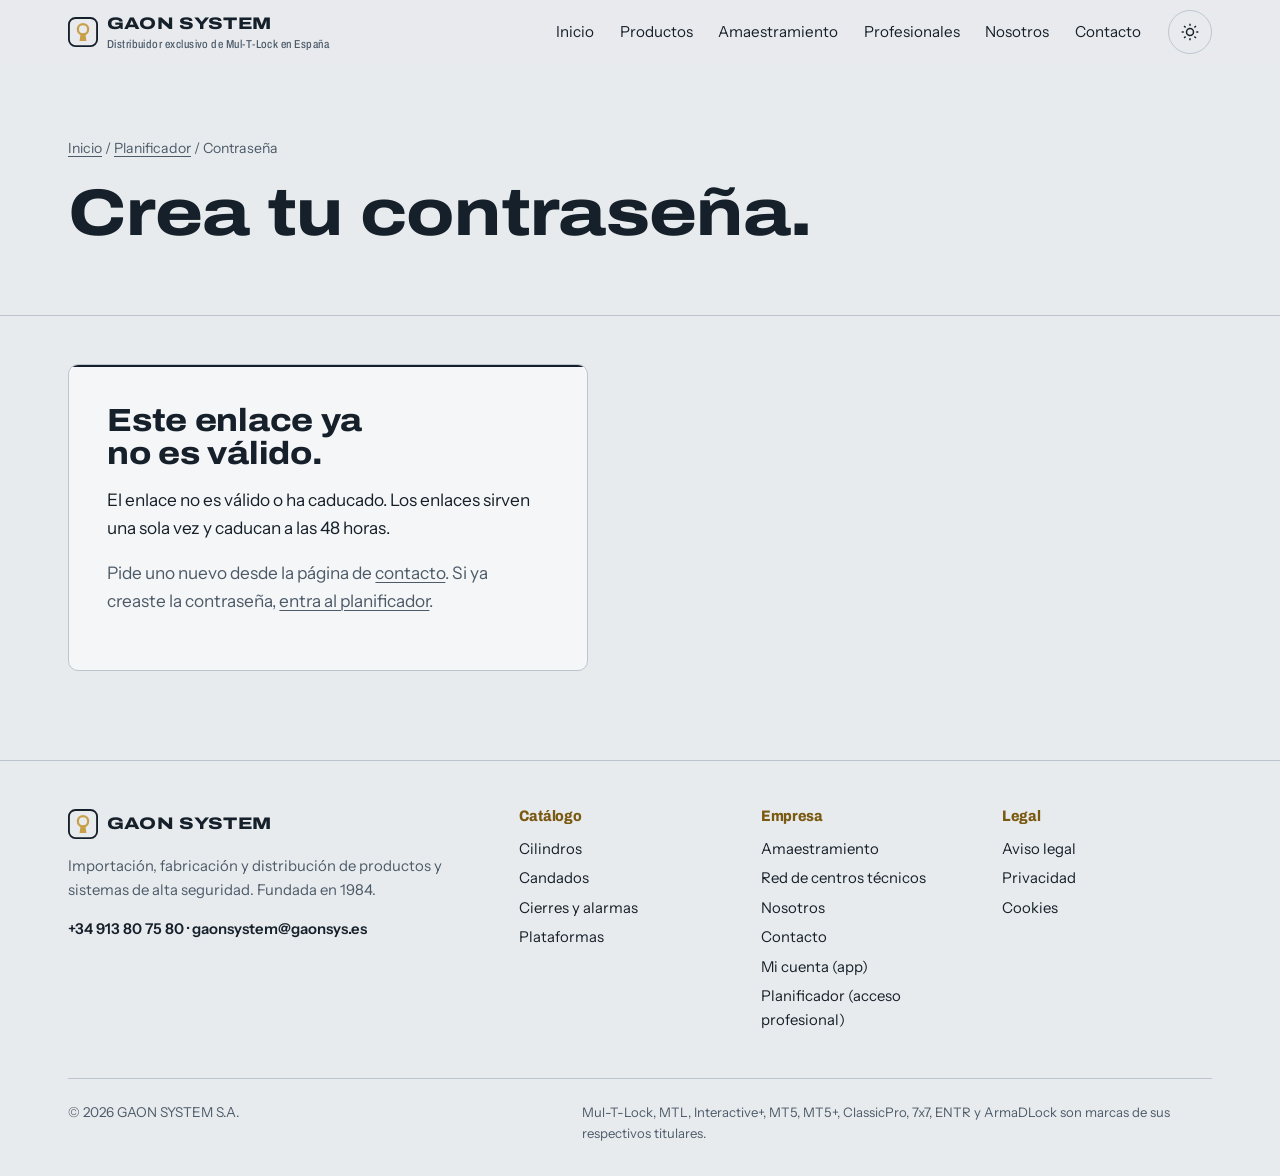
<file: crear-contrasena.html>
<!doctype html>
<html lang="es" class="no-js">
<head>
<meta charset="utf-8">
<meta name="viewport" content="width=device-width, initial-scale=1">
<title>Crear contraseña · Planificador Gaon System</title>
<meta name="description" content="Crea la contraseña de tu acceso profesional al planificador de amaestramiento.">
<meta name="robots" content="noindex, nofollow, noarchive">
<meta name="theme-color" content="#1B2735">
<link rel="icon" href="img/favicon.svg" type="image/svg+xml">
<link rel="apple-touch-icon" href="img/apple-touch-icon.png">
<meta property="og:type" content="website">
<meta property="og:locale" content="es_ES">
<meta property="og:site_name" content="Gaon System">
<meta property="og:title" content="Crear contraseña · Planificador Gaon System">
<meta property="og:description" content="Crea la contraseña de tu acceso profesional al planificador de amaestramiento.">
<meta property="og:image" content="https://blazecreativo.github.io/gaon/img/og.png">
<meta property="og:image:width" content="1200">
<meta property="og:image:height" content="630">
<meta name="twitter:card" content="summary_large_image">
<link rel="preload" href="fonts/archivo.woff2" as="font" type="font/woff2" crossorigin>
<link rel="preload" href="fonts/instrument.woff2" as="font" type="font/woff2" crossorigin>
<script>try{var t=localStorage.getItem("gaon-tema");if(t)document.documentElement.setAttribute("data-theme",t)}catch(e){}</script>
<link rel="stylesheet" href="css/site.css?v=0db2d415">
<meta name="referrer" content="no-referrer">
<link rel="stylesheet" href="css/planificador.css?v=0d6a3518">
<link rel="stylesheet" href="css/cuentas.css?v=270135cd">
</head>
<body>
<a class="skip" href="#main">Saltar al contenido</a>
<header class="top">
  <div class="wrap">
    <a class="brand" href="index.html" aria-label="Gaon System, inicio"><svg viewBox="0 0 32 32" aria-hidden="true"><rect x="1" y="1" width="30" height="30" rx="7" fill="none" stroke="currentColor" stroke-width="2"/><circle cx="16" cy="13" r="5.5" fill="none" stroke="var(--brass-fill)" stroke-width="2.4"/><path d="M13.5 17.5h5l1.2 8h-7.4z" fill="var(--brass-fill)"/></svg><span>GAON SYSTEM<small>Distribuidor exclusivo de <span class="nw">Mul-T-Lock</span> en España</small></span></a>
    <nav class="nav" id="nav" aria-label="Principal"><a href="index.html">Inicio</a><a href="productos.html">Productos</a><a href="amaestramiento.html">Amaestramiento</a><a href="profesionales.html">Profesionales</a><a href="nosotros.html">Nosotros</a><a href="contacto.html">Contacto</a></nav>
    <button class="icon-btn theme-btn" type="button" aria-label="Cambiar tema de color"><svg class="sun" viewBox="0 0 24 24" fill="none" stroke="currentColor" stroke-width="1.8" aria-hidden="true"><circle cx="12" cy="12" r="4.2"/><path d="M12 2v2.5M12 19.5V22M2 12h2.5M19.5 12H22M4.9 4.9l1.8 1.8M17.3 17.3l1.8 1.8M4.9 19.1l1.8-1.8M17.3 6.7l1.8-1.8"/></svg><svg class="moon" viewBox="0 0 24 24" fill="none" stroke="currentColor" stroke-width="1.8" aria-hidden="true"><path d="M20 14.5A8 8 0 0 1 9.5 4a8 8 0 1 0 10.5 10.5z"/></svg></button>
    <button class="icon-btn menu-btn" type="button" aria-controls="nav" aria-expanded="false" aria-label="Abrir menú"><svg viewBox="0 0 24 24" fill="none" stroke="currentColor" stroke-width="1.8" aria-hidden="true"><path d="M4 7h16M4 12h16M4 17h16"/></svg></button>
  </div>
</header>
<main id="main">

<section class="ph pl-ph"><div class="wrap">
  <p class="crumbs"><a href="index.html">Inicio</a> / <a href="planificador.html">Planificador</a> / Contraseña</p>
  <h1>Crea tu contraseña.</h1>
</div></section>
<div class="wrap pl cu" id="cu-clave" data-api="">
<noscript><p class="pl-demo">Esta página necesita JavaScript.</p></noscript>
<section class="pl-card" id="k-carga" aria-live="polite"><p class="muted">Comprobando el enlace…</p></section>
<section class="pl-card" id="k-form" hidden aria-labelledby="k-t">
  <h2 id="k-t">Hola.</h2>
  <p id="k-intro" class="muted"></p>
  <div class="pl-demo" role="note"><b>DEMO.</b> En la vista previa la contraseña se guarda solo en este navegador.</div>
  <form class="form pl-form" id="f-clave" novalidate>
    <div class="full"><label for="k-usuario">Usuario</label><input id="k-usuario" name="usuario" autocomplete="username" readonly></div>
    <div class="full"><label for="k-pass">Contraseña nueva</label>
      <div class="cu-pass"><input id="k-pass" type="password" autocomplete="new-password" minlength="10" required aria-describedby="k-ayuda"><button class="icon-btn" type="button" data-ver="k-pass" aria-label="Mostrar contraseña" aria-pressed="false"><svg viewBox="0 0 24 24" fill="none" stroke="currentColor" stroke-width="1.8" aria-hidden="true"><path d="M2 12s3.6-7 10-7 10 7 10 7-3.6 7-10 7S2 12 2 12z"/><circle cx="12" cy="12" r="3"/></svg></button></div>
      <p class="pl-small muted" id="k-ayuda">Al menos 10 caracteres. Mejor una frase de varias palabras que no uses en otro sitio.</p>
      <div class="cu-fuerza" aria-hidden="true"><i id="k-barra"></i></div></div>
    <div class="full"><label for="k-pass2">Repite la contraseña</label><input id="k-pass2" type="password" autocomplete="new-password" required></div>
    <div class="full"><button class="btn solid" type="submit">Guardar contraseña</button></div>
    <p class="form-msg" id="k-msg" role="alert" tabindex="-1"></p>
  </form>
</section>
<section class="pl-card" id="k-ok" hidden tabindex="-1" aria-labelledby="k-ok-t">
  <h2 id="k-ok-t">Contraseña guardada.</h2>
  <p>Ya puedes entrar al planificador con tu usuario <b id="k-ok-u"></b> y la contraseña que acabas de crear.</p>
  <p><a class="btn solid" href="planificador.html">Entrar al planificador</a></p>
</section>
<section class="pl-card" id="k-mal" hidden tabindex="-1" aria-labelledby="k-mal-t">
  <h2 id="k-mal-t">Este enlace ya no es válido.</h2>
  <p id="k-mal-m">El enlace no es válido o ha caducado. Los enlaces sirven una sola vez y caducan a las 48 horas.</p>
  <p class="muted">Pide uno nuevo desde la página de <a href="contacto.html">contacto</a>. Si ya creaste la contraseña, <a href="planificador.html">entra al planificador</a>.</p>
</section>
</div>

</main>
<footer class="foot">
  <div class="wrap">
    <div class="grid">
      <div>
        <a class="brand" href="index.html"><svg viewBox="0 0 32 32" aria-hidden="true"><rect x="1" y="1" width="30" height="30" rx="7" fill="none" stroke="currentColor" stroke-width="2"/><circle cx="16" cy="13" r="5.5" fill="none" stroke="var(--brass-fill)" stroke-width="2.4"/><path d="M13.5 17.5h5l1.2 8h-7.4z" fill="var(--brass-fill)"/></svg><span>GAON SYSTEM</span></a>
        <p class="muted" style="margin-top:1rem">Importación, fabricación y distribución de productos y sistemas de alta seguridad. Fundada en 1984.</p>
        <p class="foot-tel"><a href="tel:+34913807580">+34 913 80 75 80</a> · <a href="mailto:gaonsystem@gaonsys.es">gaonsystem@gaonsys.es</a></p>
      </div>
      <div><h2 class="fh">Catálogo</h2><ul><li><a href="productos.html#cilindros">Cilindros</a></li><li><a href="productos.html#candados">Candados</a></li><li><a href="productos.html#cierres">Cierres y alarmas</a></li><li><a href="index.html#plataformas">Plataformas</a></li></ul></div>
      <div><h2 class="fh">Empresa</h2><ul><li><a href="amaestramiento.html">Amaestramiento</a></li><li><a href="profesionales.html">Red de centros técnicos</a></li><li><a href="nosotros.html">Nosotros</a></li><li><a href="contacto.html">Contacto</a></li><li><a href="mi-cuenta.html">Mi cuenta (app)</a></li><li><a href="planificador.html">Planificador (acceso profesional)</a></li></ul></div>
      <div><h2 class="fh">Legal</h2><ul><li><a href="aviso-legal.html">Aviso legal</a></li><li><a href="privacidad.html">Privacidad</a></li><li><a href="cookies.html">Cookies</a></li></ul></div>
    </div>
    <div class="legal-row"><span>© <span id="year">2026</span> GAON SYSTEM S.A.</span><span class="disc"><span class="nw">Mul-T-Lock</span>, MTL, Interactive+, MT5, MT5+, ClassicPro, 7x7, ENTR y ArmaDLock son marcas de sus respectivos titulares.</span></div>
  </div>
</footer>
<script src="js/cuentas-nucleo.js?v=545844c0" defer></script>
<script src="js/cuentas.js?v=d64e7742" defer></script>
<script src="js/clave.js?v=8586ece7" defer></script>
<script src="js/site.js?v=0747fb52" defer></script>
</body>
</html>
</file>
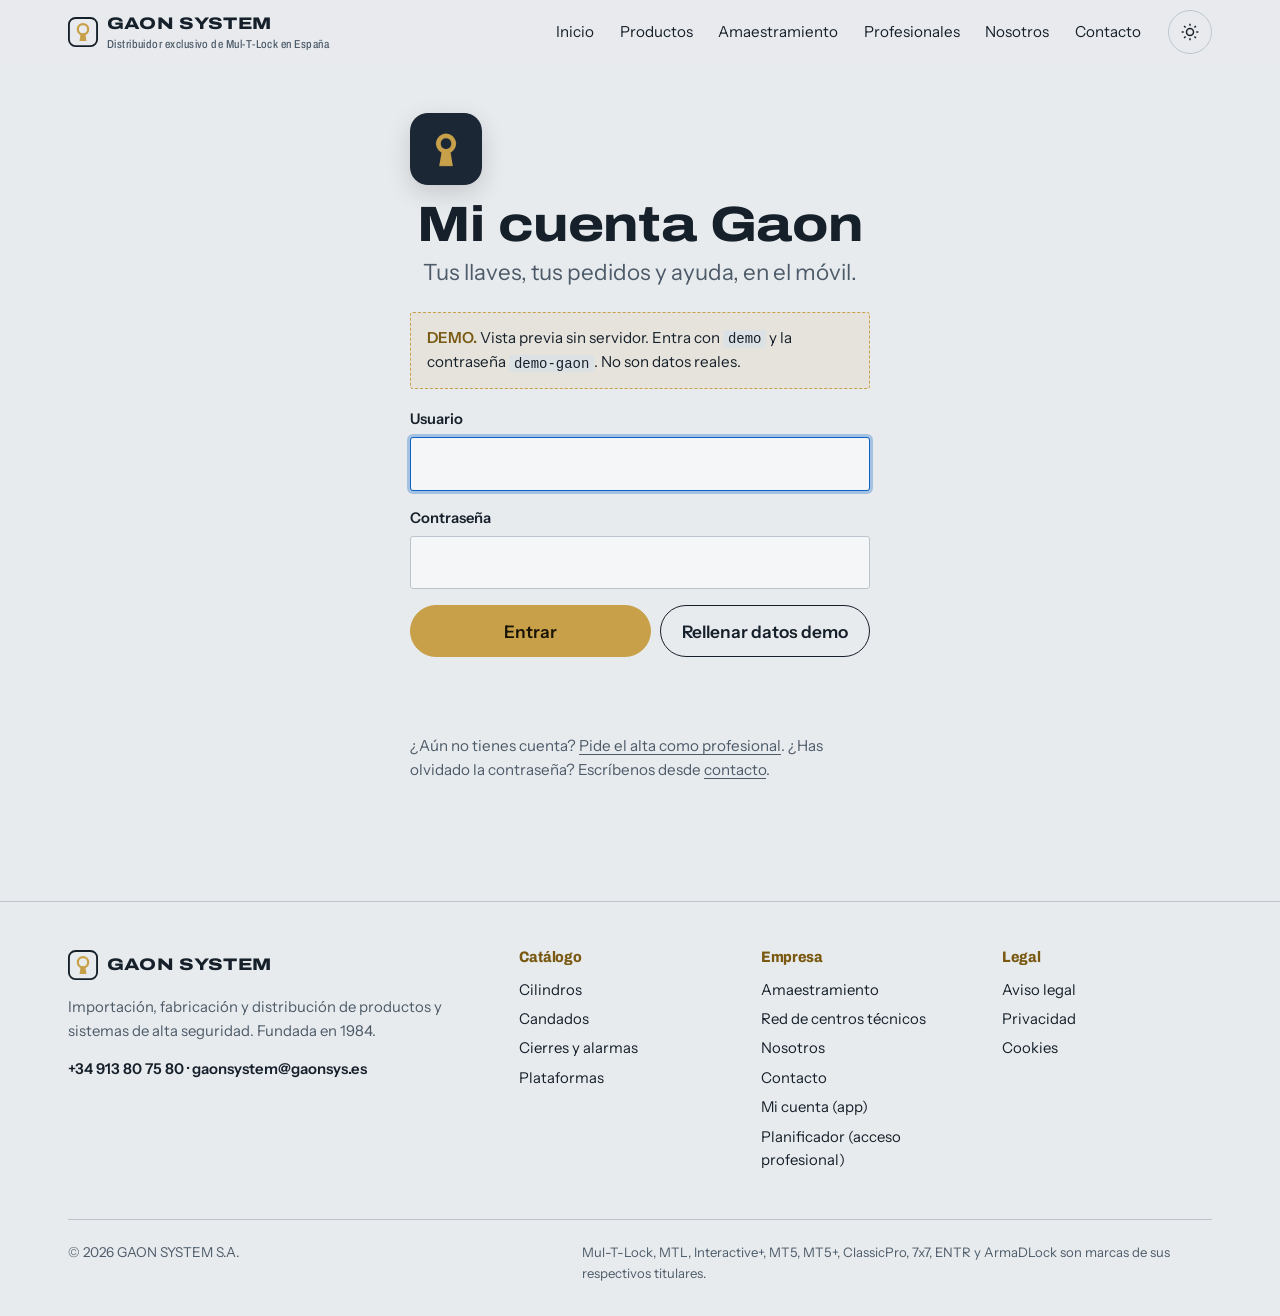
<file: mi-cuenta.html>
<!doctype html>
<html lang="es" class="no-js">
<head>
<meta charset="utf-8">
<meta name="viewport" content="width=device-width, initial-scale=1">
<title>Mi cuenta · Gaon System</title>
<meta name="description" content="Tu cuenta de cliente profesional de Gaon System: planes de llaves, pedidos y ayuda, instalable en el móvil.">
<meta name="robots" content="noindex, nofollow, noarchive">
<meta name="theme-color" content="#1B2735">
<link rel="icon" href="img/favicon.svg" type="image/svg+xml">
<link rel="apple-touch-icon" href="img/apple-touch-icon.png">
<meta property="og:type" content="website">
<meta property="og:locale" content="es_ES">
<meta property="og:site_name" content="Gaon System">
<meta property="og:title" content="Mi cuenta · Gaon System">
<meta property="og:description" content="Tu cuenta de cliente profesional de Gaon System: planes de llaves, pedidos y ayuda, instalable en el móvil.">
<meta property="og:image" content="https://blazecreativo.github.io/gaon/img/og.png">
<meta property="og:image:width" content="1200">
<meta property="og:image:height" content="630">
<meta name="twitter:card" content="summary_large_image">
<link rel="preload" href="fonts/archivo.woff2" as="font" type="font/woff2" crossorigin>
<link rel="preload" href="fonts/instrument.woff2" as="font" type="font/woff2" crossorigin>
<script>try{var t=localStorage.getItem("gaon-tema");if(t)document.documentElement.setAttribute("data-theme",t)}catch(e){}</script>
<link rel="stylesheet" href="css/site.css?v=0db2d415">
<link rel="manifest" href="manifest.webmanifest">
<meta name="apple-mobile-web-app-capable" content="yes">
<meta name="mobile-web-app-capable" content="yes">
<meta name="apple-mobile-web-app-title" content="Gaon">
<meta name="apple-mobile-web-app-status-bar-style" content="default">
<link rel="stylesheet" href="css/planificador.css?v=0d6a3518">
<link rel="stylesheet" href="css/soporte.css?v=c3c14bd9">
<link rel="stylesheet" href="css/amaestro.css?v=6b8918f6">
<link rel="stylesheet" href="css/mi-cuenta.css?v=c5bbe941">
</head>
<body>
<a class="skip" href="#main">Saltar al contenido</a>
<header class="top">
  <div class="wrap">
    <a class="brand" href="index.html" aria-label="Gaon System, inicio"><svg viewBox="0 0 32 32" aria-hidden="true"><rect x="1" y="1" width="30" height="30" rx="7" fill="none" stroke="currentColor" stroke-width="2"/><circle cx="16" cy="13" r="5.5" fill="none" stroke="var(--brass-fill)" stroke-width="2.4"/><path d="M13.5 17.5h5l1.2 8h-7.4z" fill="var(--brass-fill)"/></svg><span>GAON SYSTEM<small>Distribuidor exclusivo de <span class="nw">Mul-T-Lock</span> en España</small></span></a>
    <nav class="nav" id="nav" aria-label="Principal"><a href="index.html">Inicio</a><a href="productos.html">Productos</a><a href="amaestramiento.html">Amaestramiento</a><a href="profesionales.html">Profesionales</a><a href="nosotros.html">Nosotros</a><a href="contacto.html">Contacto</a></nav>
    <button class="icon-btn theme-btn" type="button" aria-label="Cambiar tema de color"><svg class="sun" viewBox="0 0 24 24" fill="none" stroke="currentColor" stroke-width="1.8" aria-hidden="true"><circle cx="12" cy="12" r="4.2"/><path d="M12 2v2.5M12 19.5V22M2 12h2.5M19.5 12H22M4.9 4.9l1.8 1.8M17.3 17.3l1.8 1.8M4.9 19.1l1.8-1.8M17.3 6.7l1.8-1.8"/></svg><svg class="moon" viewBox="0 0 24 24" fill="none" stroke="currentColor" stroke-width="1.8" aria-hidden="true"><path d="M20 14.5A8 8 0 0 1 9.5 4a8 8 0 1 0 10.5 10.5z"/></svg></button>
    <button class="icon-btn menu-btn" type="button" aria-controls="nav" aria-expanded="false" aria-label="Abrir menú"><svg viewBox="0 0 24 24" fill="none" stroke="currentColor" stroke-width="1.8" aria-hidden="true"><path d="M4 7h16M4 12h16M4 17h16"/></svg></button>
  </div>
</header>
<main id="main">

<section class="mc" id="mc" data-api="">
  <div class="wrap">
    <div class="mc-view mc-login" id="mc-login" hidden>
      <div class="mc-hola"><img src="img/app-192.png" alt="" width="72" height="72"><h1>Mi cuenta Gaon</h1><p class="lead">Tus llaves, tus pedidos y ayuda, en el móvil.</p></div>
      <div class="pl-demo" role="note"><b>DEMO.</b> Vista previa sin servidor. Entra con <code>demo</code> y la contraseña <code>demo-gaon</code>. No son datos reales.</div>
      <form class="form mc-form" id="mc-f" novalidate>
        <div class="full"><label for="mc-user">Usuario</label><input id="mc-user" name="usuario" autocomplete="username" autocapitalize="none" spellcheck="false" required></div>
        <div class="full"><label for="mc-pass">Contraseña</label><input id="mc-pass" name="contrasena" type="password" autocomplete="current-password" required></div>
        <div class="full mc-row"><button class="btn solid" type="submit">Entrar</button><button class="btn" type="button" id="mc-demo">Rellenar datos demo</button></div>
        <p class="form-msg mc-msg" id="mc-msg" role="alert" tabindex="-1"></p>
      </form>
      <p class="mc-nota">¿Aún no tienes cuenta? <a href="solicitar-acceso.html">Pide el alta como profesional</a>. ¿Has olvidado la contraseña? Escríbenos desde <a href="contacto.html">contacto</a>.</p>
    </div>
    <div class="mc-view" id="mc-main"><p class="mc-cargando">Cargando…</p></div>
  </div>
  <noscript><p class="wrap">Mi cuenta necesita JavaScript.</p></noscript>
</section>
<div class="pl-toast" id="pl-toast" role="status" aria-live="polite"></div>

</main>
<footer class="foot">
  <div class="wrap">
    <div class="grid">
      <div>
        <a class="brand" href="index.html"><svg viewBox="0 0 32 32" aria-hidden="true"><rect x="1" y="1" width="30" height="30" rx="7" fill="none" stroke="currentColor" stroke-width="2"/><circle cx="16" cy="13" r="5.5" fill="none" stroke="var(--brass-fill)" stroke-width="2.4"/><path d="M13.5 17.5h5l1.2 8h-7.4z" fill="var(--brass-fill)"/></svg><span>GAON SYSTEM</span></a>
        <p class="muted" style="margin-top:1rem">Importación, fabricación y distribución de productos y sistemas de alta seguridad. Fundada en 1984.</p>
        <p class="foot-tel"><a href="tel:+34913807580">+34 913 80 75 80</a> · <a href="mailto:gaonsystem@gaonsys.es">gaonsystem@gaonsys.es</a></p>
      </div>
      <div><h2 class="fh">Catálogo</h2><ul><li><a href="productos.html#cilindros">Cilindros</a></li><li><a href="productos.html#candados">Candados</a></li><li><a href="productos.html#cierres">Cierres y alarmas</a></li><li><a href="index.html#plataformas">Plataformas</a></li></ul></div>
      <div><h2 class="fh">Empresa</h2><ul><li><a href="amaestramiento.html">Amaestramiento</a></li><li><a href="profesionales.html">Red de centros técnicos</a></li><li><a href="nosotros.html">Nosotros</a></li><li><a href="contacto.html">Contacto</a></li><li><a href="mi-cuenta.html">Mi cuenta (app)</a></li><li><a href="planificador.html">Planificador (acceso profesional)</a></li></ul></div>
      <div><h2 class="fh">Legal</h2><ul><li><a href="aviso-legal.html">Aviso legal</a></li><li><a href="privacidad.html">Privacidad</a></li><li><a href="cookies.html">Cookies</a></li></ul></div>
    </div>
    <div class="legal-row"><span>© <span id="year">2026</span> GAON SYSTEM S.A.</span><span class="disc"><span class="nw">Mul-T-Lock</span>, MTL, Interactive+, MT5, MT5+, ClassicPro, 7x7, ENTR y ArmaDLock son marcas de sus respectivos titulares.</span></div>
  </div>
</footer>
<script src="js/plan-motor.js?v=4df017e4" defer></script>
<script src="js/cuentas-nucleo.js?v=545844c0" defer></script>
<script src="js/cuentas.js?v=d64e7742" defer></script>
<script src="js/amaestro-nucleo.js?v=342c75a0" defer></script>
<script src="js/adjuntos.js?v=6018e9c8" defer></script>
<script src="js/soporte-almacen.js?v=b311e2da" defer></script>
<script src="js/soporte.js?v=9ebabc41" defer></script>
<script src="js/mi-cuenta.js?v=029850bf" defer></script>
<script src="js/site.js?v=0747fb52" defer></script>
</body>
</html>
</file>
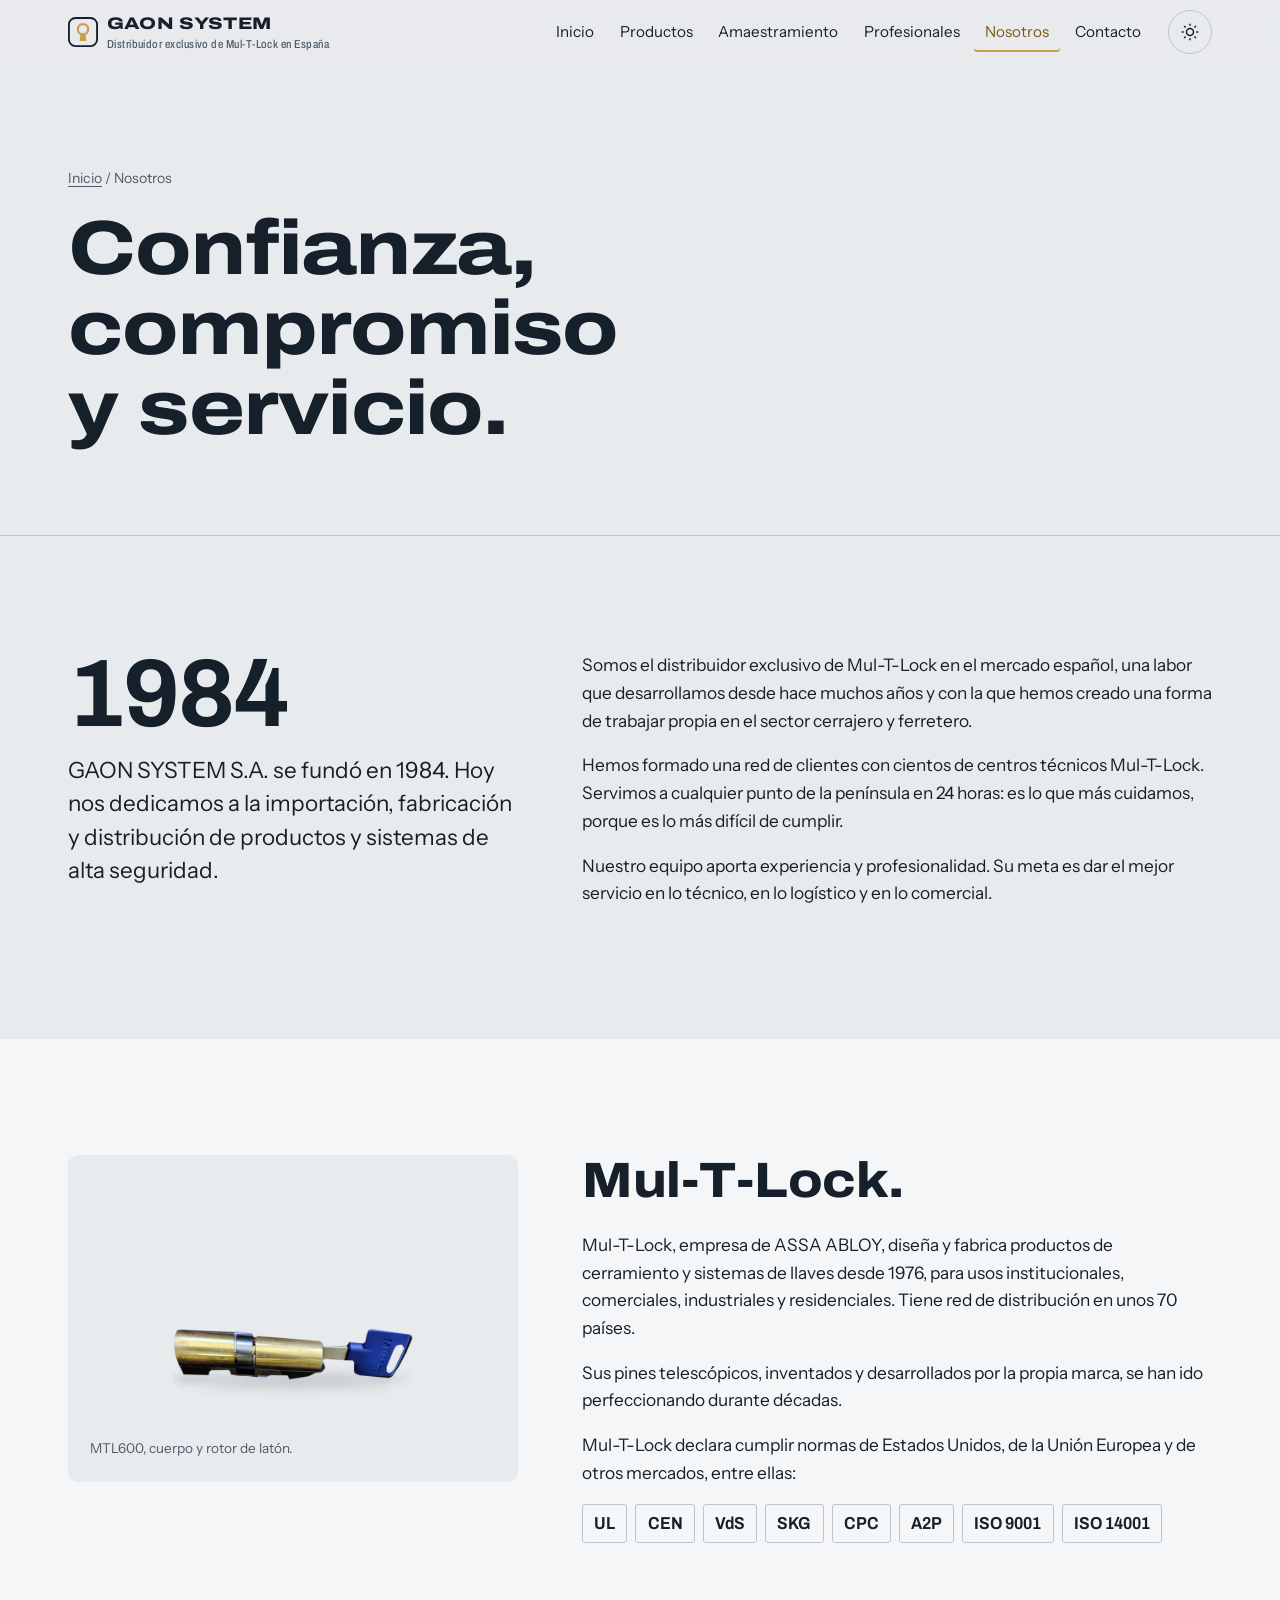
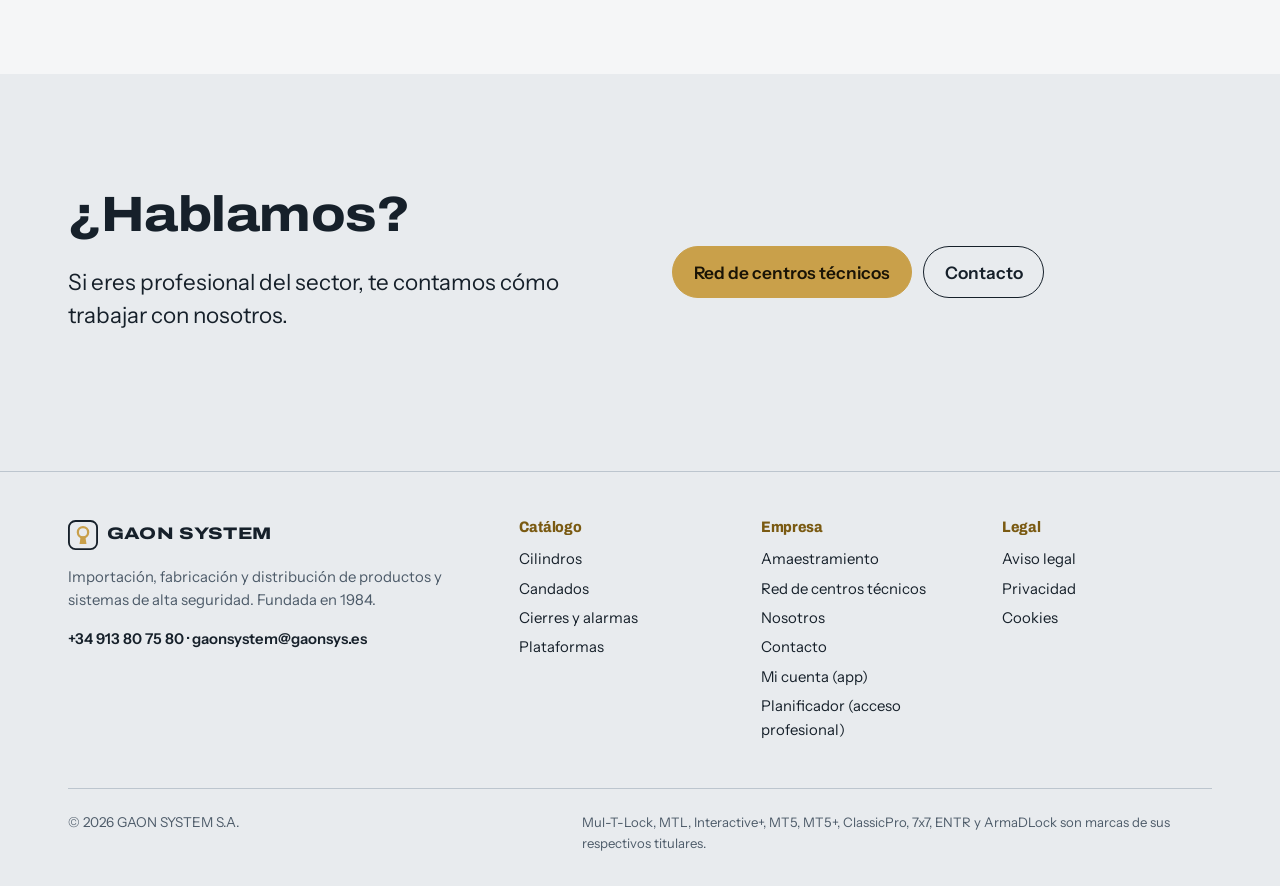
<file: nosotros.html>
<!doctype html>
<html lang="es" class="no-js">
<head>
<meta charset="utf-8">
<meta name="viewport" content="width=device-width, initial-scale=1">
<title>Sobre Gaon System · Desde 1984</title>
<meta name="description" content="Gaon System S.A., fundada en 1984: importación, fabricación y distribución de alta seguridad y distribuidor exclusivo de Mul-T-Lock en España.">
<meta name="robots" content="noindex, nofollow">
<meta name="theme-color" content="#1B2735">
<link rel="icon" href="img/favicon.svg" type="image/svg+xml">
<link rel="apple-touch-icon" href="img/apple-touch-icon.png">
<meta property="og:type" content="website">
<meta property="og:locale" content="es_ES">
<meta property="og:site_name" content="Gaon System">
<meta property="og:title" content="Sobre Gaon System · Desde 1984">
<meta property="og:description" content="Gaon System S.A., fundada en 1984: importación, fabricación y distribución de alta seguridad y distribuidor exclusivo de Mul-T-Lock en España.">
<meta property="og:image" content="https://blazecreativo.github.io/gaon/img/og.png">
<meta property="og:image:width" content="1200">
<meta property="og:image:height" content="630">
<meta name="twitter:card" content="summary_large_image">
<link rel="preload" href="fonts/archivo.woff2" as="font" type="font/woff2" crossorigin>
<link rel="preload" href="fonts/instrument.woff2" as="font" type="font/woff2" crossorigin>
<script>try{var t=localStorage.getItem("gaon-tema");if(t)document.documentElement.setAttribute("data-theme",t)}catch(e){}</script>
<link rel="stylesheet" href="css/site.css?v=0db2d415">
</head>
<body>
<a class="skip" href="#main">Saltar al contenido</a>
<header class="top">
  <div class="wrap">
    <a class="brand" href="index.html" aria-label="Gaon System, inicio"><svg viewBox="0 0 32 32" aria-hidden="true"><rect x="1" y="1" width="30" height="30" rx="7" fill="none" stroke="currentColor" stroke-width="2"/><circle cx="16" cy="13" r="5.5" fill="none" stroke="var(--brass-fill)" stroke-width="2.4"/><path d="M13.5 17.5h5l1.2 8h-7.4z" fill="var(--brass-fill)"/></svg><span>GAON SYSTEM<small>Distribuidor exclusivo de <span class="nw">Mul-T-Lock</span> en España</small></span></a>
    <nav class="nav" id="nav" aria-label="Principal"><a href="index.html">Inicio</a><a href="productos.html">Productos</a><a href="amaestramiento.html">Amaestramiento</a><a href="profesionales.html">Profesionales</a><a href="nosotros.html" aria-current="page">Nosotros</a><a href="contacto.html">Contacto</a></nav>
    <button class="icon-btn theme-btn" type="button" aria-label="Cambiar tema de color"><svg class="sun" viewBox="0 0 24 24" fill="none" stroke="currentColor" stroke-width="1.8" aria-hidden="true"><circle cx="12" cy="12" r="4.2"/><path d="M12 2v2.5M12 19.5V22M2 12h2.5M19.5 12H22M4.9 4.9l1.8 1.8M17.3 17.3l1.8 1.8M4.9 19.1l1.8-1.8M17.3 6.7l1.8-1.8"/></svg><svg class="moon" viewBox="0 0 24 24" fill="none" stroke="currentColor" stroke-width="1.8" aria-hidden="true"><path d="M20 14.5A8 8 0 0 1 9.5 4a8 8 0 1 0 10.5 10.5z"/></svg></button>
    <button class="icon-btn menu-btn" type="button" aria-controls="nav" aria-expanded="false" aria-label="Abrir menú"><svg viewBox="0 0 24 24" fill="none" stroke="currentColor" stroke-width="1.8" aria-hidden="true"><path d="M4 7h16M4 12h16M4 17h16"/></svg></button>
  </div>
</header>
<main id="main">

<section class="ph"><div class="wrap">
  <p class="crumbs"><a href="index.html">Inicio</a> / Nosotros</p>
  <h1>Confianza, compromiso y servicio.</h1>
</div></section>
<section class="sec"><div class="wrap story">
  <div><p class="big-year" aria-hidden="true">1984</p>
    <p class="lead">GAON SYSTEM S.A. se fundó en 1984. Hoy nos dedicamos a la importación, fabricación y distribución de productos y sistemas de alta seguridad.</p></div>
  <div>
    <p>Somos el distribuidor exclusivo de <span class="nw">Mul-T-Lock</span> en el mercado español, una labor que desarrollamos desde hace muchos años y con la que hemos creado una forma de trabajar propia en el sector cerrajero y ferretero.</p>
    <p>Hemos formado una red de clientes con cientos de centros técnicos <span class="nw">Mul-T-Lock</span>. Servimos a cualquier punto de la península en 24 horas: es lo que más cuidamos, porque es lo más difícil de cumplir.</p>
    <p>Nuestro equipo aporta experiencia y profesionalidad. Su meta es dar el mejor servicio en lo técnico, en lo logístico y en lo comercial.</p>
  </div>
</div></section>
<section class="sec alt"><div class="wrap story">
  <figure class="shot"><picture><source type="image/avif" srcset="img/cil-mtl600-480.avif 480w, img/cil-mtl600-960.avif 960w, img/cil-mtl600-1440.avif 1440w" sizes="(max-width: 820px) 100vw, 42vw"><img src="img/cil-mtl600-1440.webp" srcset="img/cil-mtl600-480.webp 480w, img/cil-mtl600-960.webp 960w, img/cil-mtl600-1440.webp 1440w" sizes="(max-width: 820px) 100vw, 42vw" alt="Cilindro Mul-T-Lock MTL600 de latón con su llave" loading="lazy" decoding="async" width="1440" height="900"></picture><figcaption>MTL600, cuerpo y rotor de latón.</figcaption></figure>
  <div>
    <h2><span class="nw">Mul-T-Lock</span>.</h2>
    <p><span class="nw">Mul-T-Lock</span>, empresa de ASSA ABLOY, diseña y fabrica productos de cerramiento y sistemas de llaves desde 1976, para usos institucionales, comerciales, industriales y residenciales. Tiene red de distribución en unos 70 países.</p>
    <p>Sus pines telescópicos, inventados y desarrollados por la propia marca, se han ido perfeccionando durante décadas.</p>
    <p><span class="nw">Mul-T-Lock</span> declara cumplir normas de Estados Unidos, de la Unión Europea y de otros mercados, entre ellas:</p>
    <ul class="norms"><li>UL</li><li>CEN</li><li>VdS</li><li>SKG</li><li>CPC</li><li>A2P</li><li>ISO 9001</li><li>ISO 14001</li></ul>
  </div>
</div></section>
<section class="sec"><div class="wrap pro">
  <div><h2>¿Hablamos?</h2><p class="lead">Si eres profesional del sector, te contamos cómo trabajar con nosotros.</p></div>
  <div style="align-self:center;display:flex;gap:.7rem;flex-wrap:wrap"><a class="btn solid" href="profesionales.html">Red de centros técnicos</a><a class="btn" href="contacto.html">Contacto</a></div>
</div></section>

</main>
<footer class="foot">
  <div class="wrap">
    <div class="grid">
      <div>
        <a class="brand" href="index.html"><svg viewBox="0 0 32 32" aria-hidden="true"><rect x="1" y="1" width="30" height="30" rx="7" fill="none" stroke="currentColor" stroke-width="2"/><circle cx="16" cy="13" r="5.5" fill="none" stroke="var(--brass-fill)" stroke-width="2.4"/><path d="M13.5 17.5h5l1.2 8h-7.4z" fill="var(--brass-fill)"/></svg><span>GAON SYSTEM</span></a>
        <p class="muted" style="margin-top:1rem">Importación, fabricación y distribución de productos y sistemas de alta seguridad. Fundada en 1984.</p>
        <p class="foot-tel"><a href="tel:+34913807580">+34 913 80 75 80</a> · <a href="mailto:gaonsystem@gaonsys.es">gaonsystem@gaonsys.es</a></p>
      </div>
      <div><h2 class="fh">Catálogo</h2><ul><li><a href="productos.html#cilindros">Cilindros</a></li><li><a href="productos.html#candados">Candados</a></li><li><a href="productos.html#cierres">Cierres y alarmas</a></li><li><a href="index.html#plataformas">Plataformas</a></li></ul></div>
      <div><h2 class="fh">Empresa</h2><ul><li><a href="amaestramiento.html">Amaestramiento</a></li><li><a href="profesionales.html">Red de centros técnicos</a></li><li><a href="nosotros.html">Nosotros</a></li><li><a href="contacto.html">Contacto</a></li><li><a href="mi-cuenta.html">Mi cuenta (app)</a></li><li><a href="planificador.html">Planificador (acceso profesional)</a></li></ul></div>
      <div><h2 class="fh">Legal</h2><ul><li><a href="aviso-legal.html">Aviso legal</a></li><li><a href="privacidad.html">Privacidad</a></li><li><a href="cookies.html">Cookies</a></li></ul></div>
    </div>
    <div class="legal-row"><span>© <span id="year">2026</span> GAON SYSTEM S.A.</span><span class="disc"><span class="nw">Mul-T-Lock</span>, MTL, Interactive+, MT5, MT5+, ClassicPro, 7x7, ENTR y ArmaDLock son marcas de sus respectivos titulares.</span></div>
  </div>
</footer>
<script src="js/site.js?v=0747fb52" defer></script>
</body>
</html>
</file>
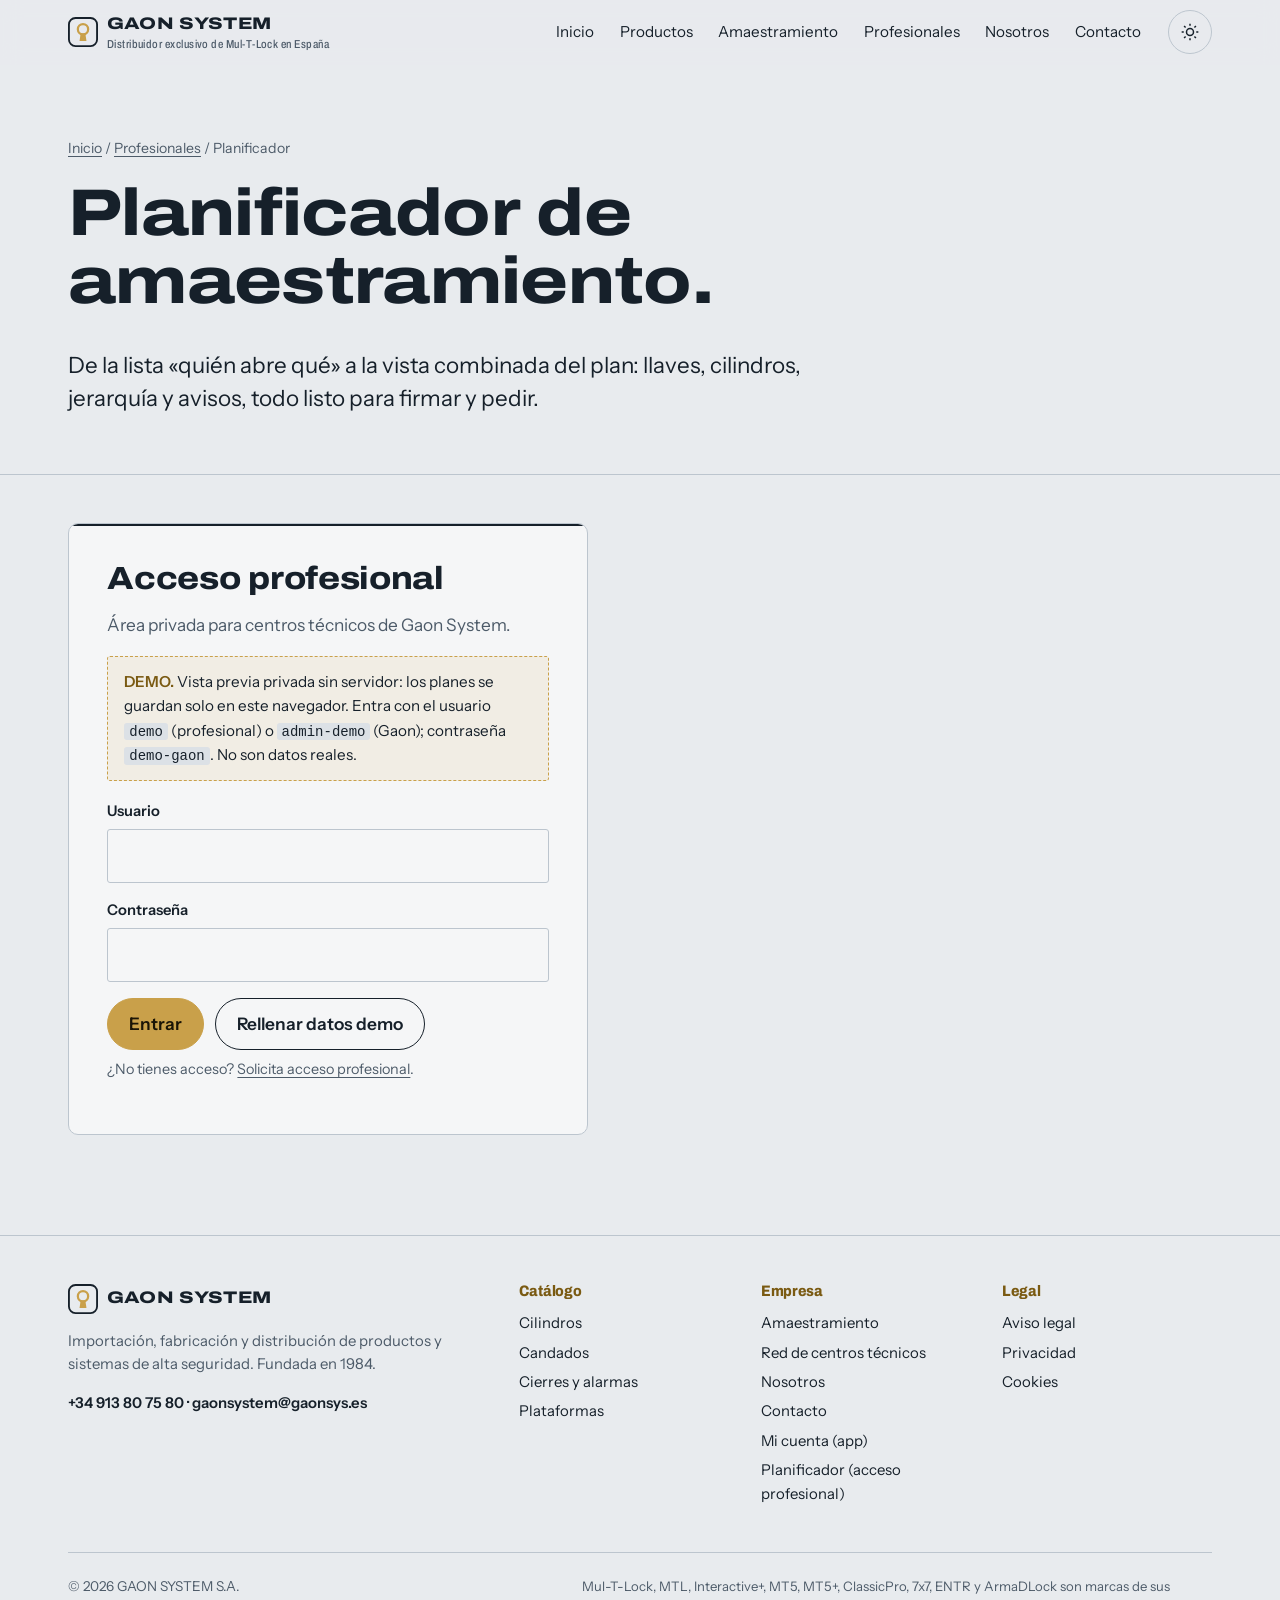
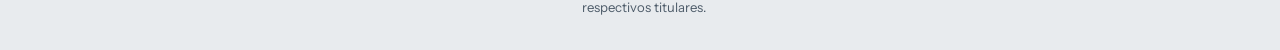
<file: planificador.html>
<!doctype html>
<html lang="es" class="no-js">
<head>
<meta charset="utf-8">
<meta name="viewport" content="width=device-width, initial-scale=1">
<title>Planificador de amaestramiento · Gaon System</title>
<meta name="description" content="Área privada para centros técnicos: convierte la lista de usuarios y puertas en la vista combinada de un plan de amaestramiento Mul-T-Lock.">
<meta name="robots" content="noindex, nofollow, noarchive">
<meta name="theme-color" content="#1B2735">
<link rel="icon" href="img/favicon.svg" type="image/svg+xml">
<link rel="apple-touch-icon" href="img/apple-touch-icon.png">
<meta property="og:type" content="website">
<meta property="og:locale" content="es_ES">
<meta property="og:site_name" content="Gaon System">
<meta property="og:title" content="Planificador de amaestramiento · Gaon System">
<meta property="og:description" content="Área privada para centros técnicos: convierte la lista de usuarios y puertas en la vista combinada de un plan de amaestramiento Mul-T-Lock.">
<meta property="og:image" content="https://blazecreativo.github.io/gaon/img/og.png">
<meta property="og:image:width" content="1200">
<meta property="og:image:height" content="630">
<meta name="twitter:card" content="summary_large_image">
<link rel="preload" href="fonts/archivo.woff2" as="font" type="font/woff2" crossorigin>
<link rel="preload" href="fonts/instrument.woff2" as="font" type="font/woff2" crossorigin>
<script>try{var t=localStorage.getItem("gaon-tema");if(t)document.documentElement.setAttribute("data-theme",t)}catch(e){}</script>
<link rel="stylesheet" href="css/site.css?v=0db2d415">
<link rel="stylesheet" href="css/planificador.css?v=0d6a3518">
<link rel="stylesheet" href="css/soporte.css?v=c3c14bd9">
</head>
<body>
<a class="skip" href="#main">Saltar al contenido</a>
<header class="top">
  <div class="wrap">
    <a class="brand" href="index.html" aria-label="Gaon System, inicio"><svg viewBox="0 0 32 32" aria-hidden="true"><rect x="1" y="1" width="30" height="30" rx="7" fill="none" stroke="currentColor" stroke-width="2"/><circle cx="16" cy="13" r="5.5" fill="none" stroke="var(--brass-fill)" stroke-width="2.4"/><path d="M13.5 17.5h5l1.2 8h-7.4z" fill="var(--brass-fill)"/></svg><span>GAON SYSTEM<small>Distribuidor exclusivo de <span class="nw">Mul-T-Lock</span> en España</small></span></a>
    <nav class="nav" id="nav" aria-label="Principal"><a href="index.html">Inicio</a><a href="productos.html">Productos</a><a href="amaestramiento.html">Amaestramiento</a><a href="profesionales.html">Profesionales</a><a href="nosotros.html">Nosotros</a><a href="contacto.html">Contacto</a></nav>
    <button class="icon-btn theme-btn" type="button" aria-label="Cambiar tema de color"><svg class="sun" viewBox="0 0 24 24" fill="none" stroke="currentColor" stroke-width="1.8" aria-hidden="true"><circle cx="12" cy="12" r="4.2"/><path d="M12 2v2.5M12 19.5V22M2 12h2.5M19.5 12H22M4.9 4.9l1.8 1.8M17.3 17.3l1.8 1.8M4.9 19.1l1.8-1.8M17.3 6.7l1.8-1.8"/></svg><svg class="moon" viewBox="0 0 24 24" fill="none" stroke="currentColor" stroke-width="1.8" aria-hidden="true"><path d="M20 14.5A8 8 0 0 1 9.5 4a8 8 0 1 0 10.5 10.5z"/></svg></button>
    <button class="icon-btn menu-btn" type="button" aria-controls="nav" aria-expanded="false" aria-label="Abrir menú"><svg viewBox="0 0 24 24" fill="none" stroke="currentColor" stroke-width="1.8" aria-hidden="true"><path d="M4 7h16M4 12h16M4 17h16"/></svg></button>
  </div>
</header>
<main id="main">

<section class="ph pl-ph"><div class="wrap">
  <p class="crumbs"><a href="index.html">Inicio</a> / <a href="profesionales.html">Profesionales</a> / Planificador</p>
  <h1>Planificador de amaestramiento.</h1>
  <p class="lead">De la lista «quién abre qué» a la vista combinada del plan: llaves, cilindros, jerarquía y avisos, todo listo para firmar y pedir.</p>
</div></section>

<div class="wrap pl" id="pl" data-api="">
<noscript><p class="pl-demo">El planificador necesita JavaScript.</p></noscript>

<section class="pl-view pl-login" id="v-acceso" aria-labelledby="acc-t">
  <div class="pl-card">
    <h2 id="acc-t">Acceso profesional</h2>
    <p class="muted">Área privada para centros técnicos de Gaon System.</p>
    <div class="pl-demo" role="note"><b>DEMO.</b> Vista previa privada sin servidor: los planes se guardan solo en este navegador.
      Entra con el usuario <code>demo</code> (profesional) o <code>admin-demo</code> (Gaon); contraseña <code>demo-gaon</code>. No son datos reales.</div>
    <form class="form pl-form" id="f-acceso" novalidate>
      <div class="full"><label for="a-user">Usuario</label><input id="a-user" name="usuario" autocomplete="username" autocapitalize="none" spellcheck="false" required></div>
      <div class="full"><label for="a-pass">Contraseña</label><input id="a-pass" name="contrasena" type="password" autocomplete="current-password" required></div>
      <div class="full"><button class="btn solid" type="submit">Entrar</button> <button class="btn" type="button" id="a-demo">Rellenar datos demo</button></div>
      <p class="form-msg" id="a-msg" role="alert" tabindex="-1"></p>
    </form>
    <p class="muted pl-small">¿No tienes acceso? <a href="solicitar-acceso.html">Solicita acceso profesional</a>.</p>
  </div>
</section>

<section class="pl-view" id="v-planes" hidden aria-labelledby="pl-t">
  <div class="pl-bar"><h2 id="pl-t">Mis planes/pedidos</h2><span class="pl-who" id="pl-who"></span>
    <button class="btn sm" type="button" id="b-admin" hidden><svg viewBox="0 0 24 24" fill="none" stroke="currentColor" stroke-width="1.8" aria-hidden="true"><circle cx="9" cy="8" r="3.5"/><path d="M2.5 20a6.5 6.5 0 0 1 13 0M16 4.6a3.5 3.5 0 0 1 0 6.8M18 14a6.5 6.5 0 0 1 3.5 6"/></svg>Panel de administración</button>
    <button class="btn sm" type="button" id="b-salir"><svg viewBox="0 0 24 24" fill="none" stroke="currentColor" stroke-width="1.8" aria-hidden="true"><path d="M15 4h4v16h-4M10 8l-4 4 4 4M6 12h10"/></svg>Salir</button></div>
  <div class="pl-acts"><button class="btn solid" type="button" id="b-nuevo"><svg viewBox="0 0 24 24" fill="none" stroke="currentColor" stroke-width="2" aria-hidden="true"><path d="M12 5v14M5 12h14"/></svg>Nuevo plan</button><button class="btn" type="button" id="b-ejemplo">Cargar un plan de ejemplo</button></div>
  <ul class="pl-list" id="pl-list" aria-live="polite"></ul>
  <h3>Pedidos</h3><button class="btn solid" type="button" id="b-igualacion">Nueva igualación</button>
  <ul class="pl-list" id="pedidos-list" aria-live="polite"></ul>
</section>

<section class="pl-view" id="v-editor" hidden aria-labelledby="ed-t">
  <div class="pl-bar">
    <button class="btn sm" type="button" data-go="planes"><svg viewBox="0 0 24 24" fill="none" stroke="currentColor" stroke-width="2" aria-hidden="true"><path d="M15 5l-7 7 7 7"/></svg>Mis planes</button>
    <h2 id="ed-t" class="pl-title">Plan</h2>
    <span class="pl-save" id="ed-save" role="status" aria-live="polite"></span>
    <button class="icon-btn" type="button" id="b-deshacer" aria-label="Deshacer (Ctrl+Z)" title="Deshacer (Ctrl+Z)" disabled><svg viewBox="0 0 24 24" fill="none" stroke="currentColor" stroke-width="2" aria-hidden="true"><path d="M9 14L4 9l5-5"/><path d="M4 9h10a6 6 0 0 1 0 12h-3"/></svg></button>
  </div>

  <details class="pl-meta" open><summary>Datos del proyecto</summary>
    <div class="form pl-form">
      <div><label for="m-nombre">Proyecto</label><input id="m-nombre" data-m="nombre" required></div>
      <div><label for="m-cliente">Cliente</label><input id="m-cliente" data-m="cliente" autocomplete="organization"></div>
      <div class="full"><label for="m-obra">Obra o dirección</label><input id="m-obra" data-m="obra" autocomplete="street-address"></div>
      <div><label for="m-fecha">Fecha</label><input id="m-fecha" data-m="fecha" type="date"></div>
      <div><label for="m-plat">Plataforma</label><select id="m-plat" data-m="plataforma"><option value="">Sin decidir</option><option>MTL800</option><option>MTL700</option><option>MTL600</option><option>MTL500</option><option>MTL400</option><option>MTL300</option><option>MTL200</option><option>Classic</option><option>GAON/7x7</option></select></div>
      <div><label for="m-resp">Centro técnico / responsable</label><input id="m-resp" data-m="responsable"></div>
      <div class="pl-mk"><label class="check"><input type="checkbox" id="m-mincl"> Llave maestra general (abre todo)</label>
        <div class="pl-mk-row"><label for="m-mtit" class="sr">Titular de la maestra</label><input id="m-mtit" placeholder="Titular"><label for="m-mcant" class="sr">Copias de la maestra</label><input id="m-mcant" type="number" min="0" max="999" inputmode="numeric" title="Copias"></div></div>
      <div class="full"><label for="m-notas">Notas para Gaon</label><textarea id="m-notas" data-m="notas" rows="2"></textarea></div>
    </div>
  </details>

  <div class="pl-sum" id="pl-sum" aria-live="polite"></div>

  <div class="pl-tabs" role="tablist" aria-label="Forma de introducir los accesos">
    <button role="tab" id="t-tabla" aria-controls="tp-tabla" aria-selected="true">Tabla</button>
    <button role="tab" id="t-libreta" aria-controls="tp-libreta" aria-selected="false" tabindex="-1">Libreta</button>
    <button role="tab" id="t-pegar" aria-controls="tp-pegar" aria-selected="false" tabindex="-1">Pegar lista</button>
  </div>

  <div class="pl-panel" role="tabpanel" id="tp-tabla" aria-labelledby="t-tabla">
    <div class="pl-two">
      <div><h3>Usuarios</h3><div class="pl-scroll"><table class="pl-t" id="tb-u"><thead><tr><th scope="col">Nombre</th><th scope="col">Cargo</th><th scope="col">Copias</th><th scope="col"><span class="sr">Quitar</span></th></tr></thead><tbody></tbody></table></div>
        <button class="btn sm" type="button" data-add="u"><svg viewBox="0 0 24 24" fill="none" stroke="currentColor" stroke-width="2" aria-hidden="true"><path d="M12 5v14M5 12h14"/></svg>Añadir usuario</button></div>
      <div><h3>Puertas</h3><div class="pl-scroll"><table class="pl-t" id="tb-d"><thead><tr><th scope="col">Cil.</th><th scope="col">Nombre</th><th scope="col">Ubicación</th><th scope="col">Cant.</th><th scope="col"><span class="sr">Quitar</span></th></tr></thead><tbody></tbody></table></div>
        <button class="btn sm" type="button" data-add="d"><svg viewBox="0 0 24 24" fill="none" stroke="currentColor" stroke-width="2" aria-hidden="true"><path d="M12 5v14M5 12h14"/></svg>Añadir puerta</button></div>
    </div>
    <h3>Quién abre qué</h3>
    <p class="muted pl-small">Marca la casilla donde el usuario de la fila abre la puerta de la columna.</p>
    <div class="pl-scroll pl-gridwrap"><table class="pl-grid" id="tb-g"></table></div>
  </div>

  <div class="pl-panel" role="tabpanel" id="tp-libreta" aria-labelledby="t-libreta" hidden>
    <p class="muted pl-small">Como en la libreta: arrastra desde un usuario hasta una puerta. También puedes tocar un usuario y luego una puerta. Toca una línea para quitarla.</p>
    <div class="nb" id="nb">
      <div class="nb-col"><h3>Usuarios</h3><ul id="nb-u"></ul><button class="btn sm" type="button" data-add="u"><svg viewBox="0 0 24 24" fill="none" stroke="currentColor" stroke-width="2" aria-hidden="true"><path d="M12 5v14M5 12h14"/></svg>Usuario</button></div>
      <svg class="nb-svg" id="nb-svg" aria-hidden="true"></svg>
      <div class="nb-col nb-r"><h3>Puertas</h3><ul id="nb-d"></ul><button class="btn sm" type="button" data-add="d"><svg viewBox="0 0 24 24" fill="none" stroke="currentColor" stroke-width="2" aria-hidden="true"><path d="M12 5v14M5 12h14"/></svg>Puerta</button></div>
    </div>
    <p class="pl-small" id="nb-out" aria-live="polite"></p>
  </div>

  <div class="pl-panel" role="tabpanel" id="tp-pegar" aria-labelledby="t-pegar" hidden>
    <div class="pl-two">
      <div class="form pl-form">
        <div class="full"><label for="imp-txt">Pega la lista</label><textarea id="imp-txt" rows="9" spellcheck="false" placeholder="1: A, D&#10;2: B, E&#10;3: C, F"></textarea></div>
        <div class="full pl-row"><label class="btn sm pl-file"><svg viewBox="0 0 24 24" fill="none" stroke="currentColor" stroke-width="1.8" aria-hidden="true"><path d="M14 3H6v18h12V7z"/><path d="M14 3v4h4M9 12h6M9 16h6"/></svg>Abrir CSV o TXT<input type="file" id="imp-file" accept=".csv,.txt,.tsv,text/csv,text/plain" class="sr"></label>
          <button class="btn sm" type="button" id="imp-plantilla">Descargar plantilla</button></div>
        <p class="full pl-small" id="imp-prev" aria-live="polite">Pega o abre una lista para ver qué se va a leer.</p>
        <div class="full pl-row"><button class="btn solid" type="button" id="imp-reemplazar" disabled>Reemplazar el plan</button><button class="btn" type="button" id="imp-anadir" disabled>Añadir al plan</button></div>
      </div>
      <div class="pl-help"><h3>Formatos que entiende</h3>
        <p><b>Lista:</b> una línea por usuario, <code>Ana: Almacén, Oficina</code>.</p>
        <p><b>Pares:</b> <code>Ana;Almacén</code>, una línea por cada puerta que abre.</p>
        <p><b>Matriz de Excel:</b> copia las celdas y pégalas. Primera fila, las puertas; primera columna, los usuarios; una X donde abre.</p>
        <p class="muted">«Añadir» une por nombre: no duplica usuarios ni puertas que ya estén.</p></div>
    </div>
  </div>

  <section class="pl-res" aria-labelledby="cv-t">
    <div class="pl-res-head"><h2 id="cv-t">Vista combinada</h2>
      <p class="muted">Filas: llaves (KeyMark). Columnas: cilindros (CylMark). La X marca qué llave abre cada cilindro.</p></div>
    <div class="pl-scroll cv-wrap" tabindex="0" role="region" aria-label="Matriz de la vista combinada"><table class="cv" id="cv"></table></div>
    <ul class="cv-leg" aria-label="Leyenda"><li><i class="lg-g"></i>Maestra general</li><li><i class="lg-s"></i>Submaestra</li><li><i class="lg-i"></i>Individual</li><li><b class="x" aria-hidden="true">✕</b>Abre</li></ul>

    <div class="pl-cols">
      <div><h3>Jerarquía</h3><div id="tree" class="tree"></div></div>
      <div><h3>Avisos</h3><ul id="avisos" class="avisos"></ul></div>
    </div>

    <h3>Materiales</h3>
    <div class="pl-two">
      <div class="pl-scroll"><table class="pl-t pl-bom" id="bom-c"></table></div>
      <div class="pl-scroll"><table class="pl-t pl-bom" id="bom-k"></table></div>
    </div>

    <div class="pl-out">
      <button class="btn solid" type="button" id="o-print"><svg viewBox="0 0 24 24" fill="none" stroke="currentColor" stroke-width="1.8" aria-hidden="true"><path d="M7 9V3h10v6M7 17H4v-7a1 1 0 0 1 1-1h14a1 1 0 0 1 1 1v7h-3"/><path d="M7 14h10v7H7z"/></svg>Plan de cierre (PDF)</button>
      <button class="btn" type="button" id="o-pedido">Preparar pedido y adjuntos</button>
      <button class="btn" type="button" id="o-quote"><svg viewBox="0 0 24 24" fill="none" stroke="currentColor" stroke-width="1.8" aria-hidden="true"><rect x="3" y="5" width="18" height="14" rx="2"/><path d="M3 7l9 6 9-6"/></svg>Solicitar presupuesto</button>
      <button class="btn sm" type="button" id="o-csv"><svg viewBox="0 0 24 24" fill="none" stroke="currentColor" stroke-width="1.8" aria-hidden="true"><path d="M14 3H6v18h12V7z"/><path d="M14 3v4h4M9 12h6M9 16h6"/></svg>Matriz CSV</button>
      <button class="btn sm" type="button" id="o-bom"><svg viewBox="0 0 24 24" fill="none" stroke="currentColor" stroke-width="1.8" aria-hidden="true"><path d="M14 3H6v18h12V7z"/><path d="M14 3v4h4M9 12h6M9 16h6"/></svg>Materiales CSV</button>
      <button class="btn sm" type="button" id="o-copy"><svg viewBox="0 0 24 24" fill="none" stroke="currentColor" stroke-width="1.8" aria-hidden="true"><rect x="8" y="8" width="12" height="12" rx="2"/><path d="M16 8V4H4v12h4"/></svg>Copiar resumen</button>
    </div>
    <p class="pl-small muted">«Solicitar presupuesto» envía a Gaon System el resumen del plan (cilindros, llaves y avisos); lo verán en su panel.</p>
  </section>
</section>
</div>
<div class="pl-print" id="pl-print"></div>
<div class="pl-toast" id="pl-toast" role="status" aria-live="polite"></div>

</main>
<footer class="foot">
  <div class="wrap">
    <div class="grid">
      <div>
        <a class="brand" href="index.html"><svg viewBox="0 0 32 32" aria-hidden="true"><rect x="1" y="1" width="30" height="30" rx="7" fill="none" stroke="currentColor" stroke-width="2"/><circle cx="16" cy="13" r="5.5" fill="none" stroke="var(--brass-fill)" stroke-width="2.4"/><path d="M13.5 17.5h5l1.2 8h-7.4z" fill="var(--brass-fill)"/></svg><span>GAON SYSTEM</span></a>
        <p class="muted" style="margin-top:1rem">Importación, fabricación y distribución de productos y sistemas de alta seguridad. Fundada en 1984.</p>
        <p class="foot-tel"><a href="tel:+34913807580">+34 913 80 75 80</a> · <a href="mailto:gaonsystem@gaonsys.es">gaonsystem@gaonsys.es</a></p>
      </div>
      <div><h2 class="fh">Catálogo</h2><ul><li><a href="productos.html#cilindros">Cilindros</a></li><li><a href="productos.html#candados">Candados</a></li><li><a href="productos.html#cierres">Cierres y alarmas</a></li><li><a href="index.html#plataformas">Plataformas</a></li></ul></div>
      <div><h2 class="fh">Empresa</h2><ul><li><a href="amaestramiento.html">Amaestramiento</a></li><li><a href="profesionales.html">Red de centros técnicos</a></li><li><a href="nosotros.html">Nosotros</a></li><li><a href="contacto.html">Contacto</a></li><li><a href="mi-cuenta.html">Mi cuenta (app)</a></li><li><a href="planificador.html">Planificador (acceso profesional)</a></li></ul></div>
      <div><h2 class="fh">Legal</h2><ul><li><a href="aviso-legal.html">Aviso legal</a></li><li><a href="privacidad.html">Privacidad</a></li><li><a href="cookies.html">Cookies</a></li></ul></div>
    </div>
    <div class="legal-row"><span>© <span id="year">2026</span> GAON SYSTEM S.A.</span><span class="disc"><span class="nw">Mul-T-Lock</span>, MTL, Interactive+, MT5, MT5+, ClassicPro, 7x7, ENTR y ArmaDLock son marcas de sus respectivos titulares.</span></div>
  </div>
</footer>
<script src="js/plan-motor.js?v=4df017e4" defer></script>
<script src="js/cuentas-nucleo.js?v=545844c0" defer></script>
<script src="js/cuentas.js?v=d64e7742" defer></script>
<script src="js/planificador.js?v=905ffecf" defer></script>
<script src="js/adjuntos.js?v=6018e9c8" defer></script>
<script src="js/pedidos-nucleo.js?v=5c49dd11" defer></script>
<script src="js/pedidos.js?v=641ed638" defer></script>
<script src="js/soporte-almacen.js?v=b311e2da" defer></script>
<script src="js/soporte.js?v=9ebabc41" defer></script>
<script src="js/site.js?v=0747fb52" defer></script>
</body>
</html>
</file>
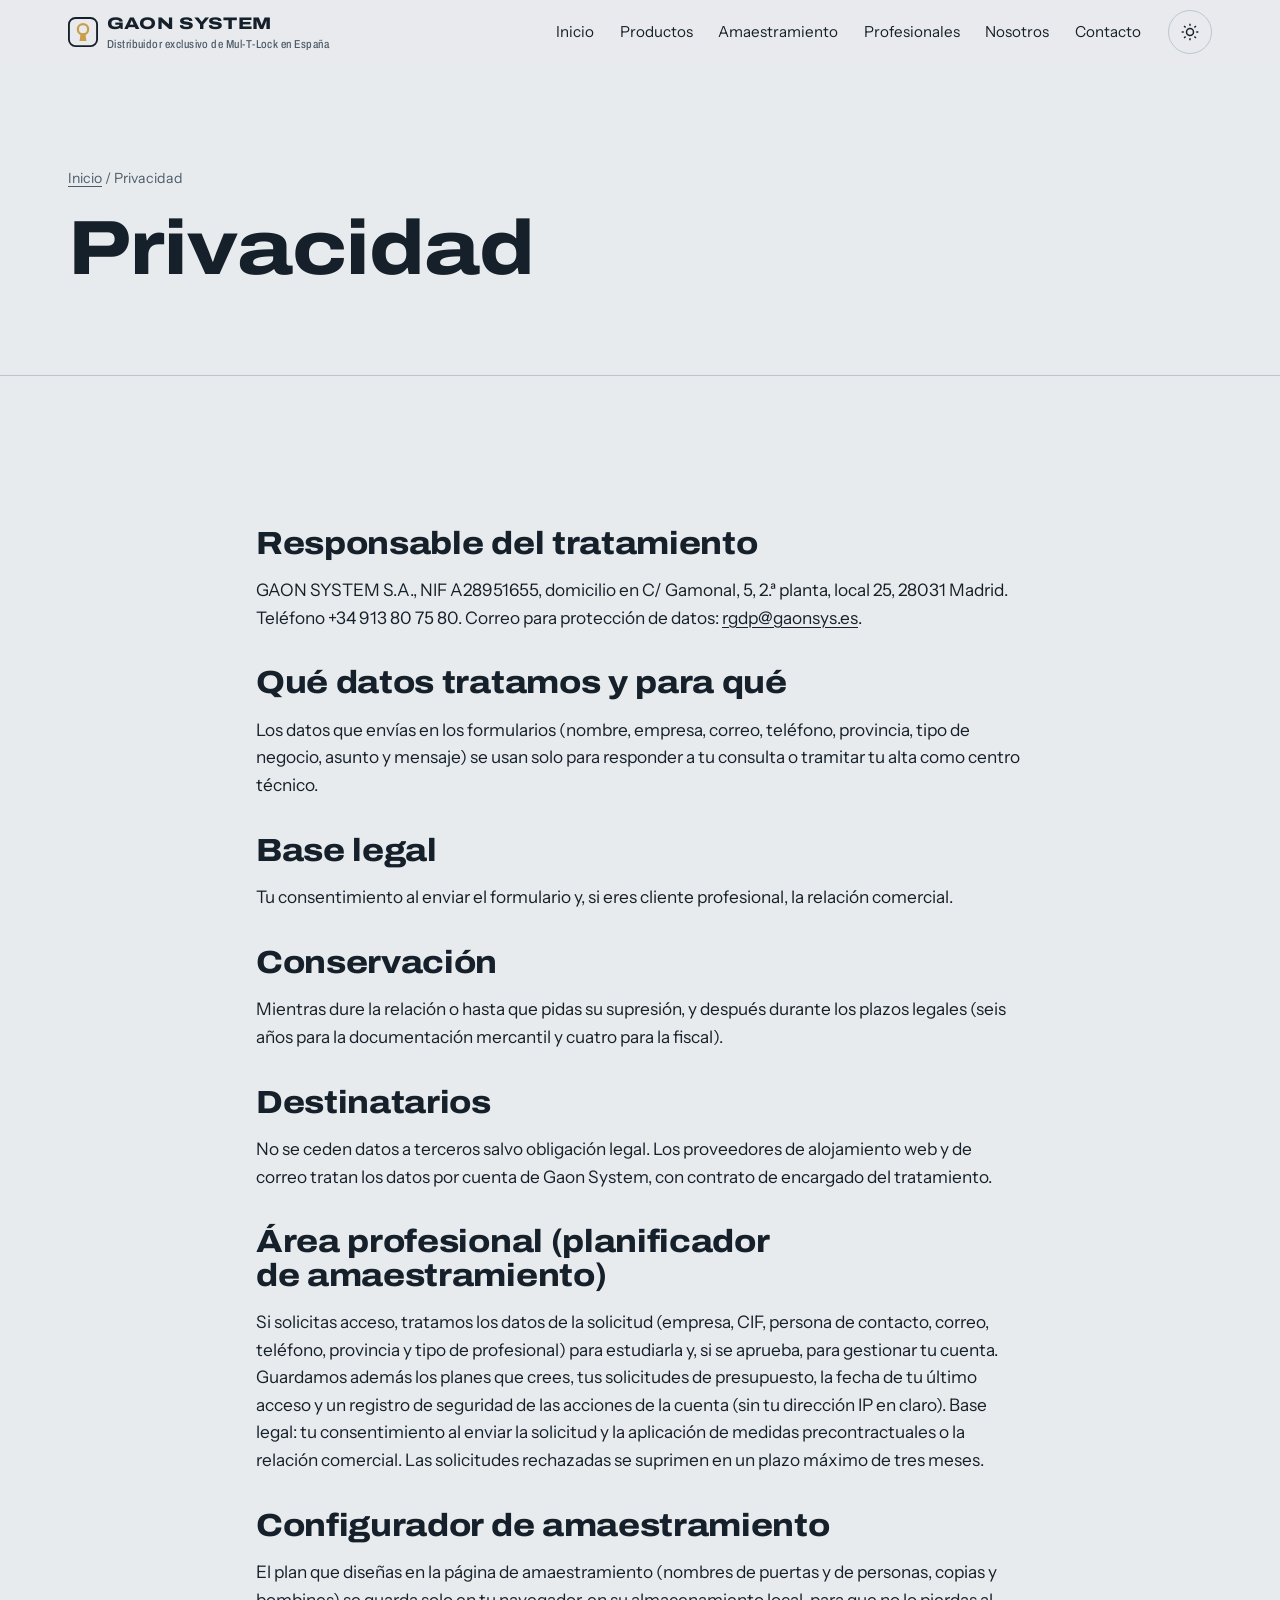
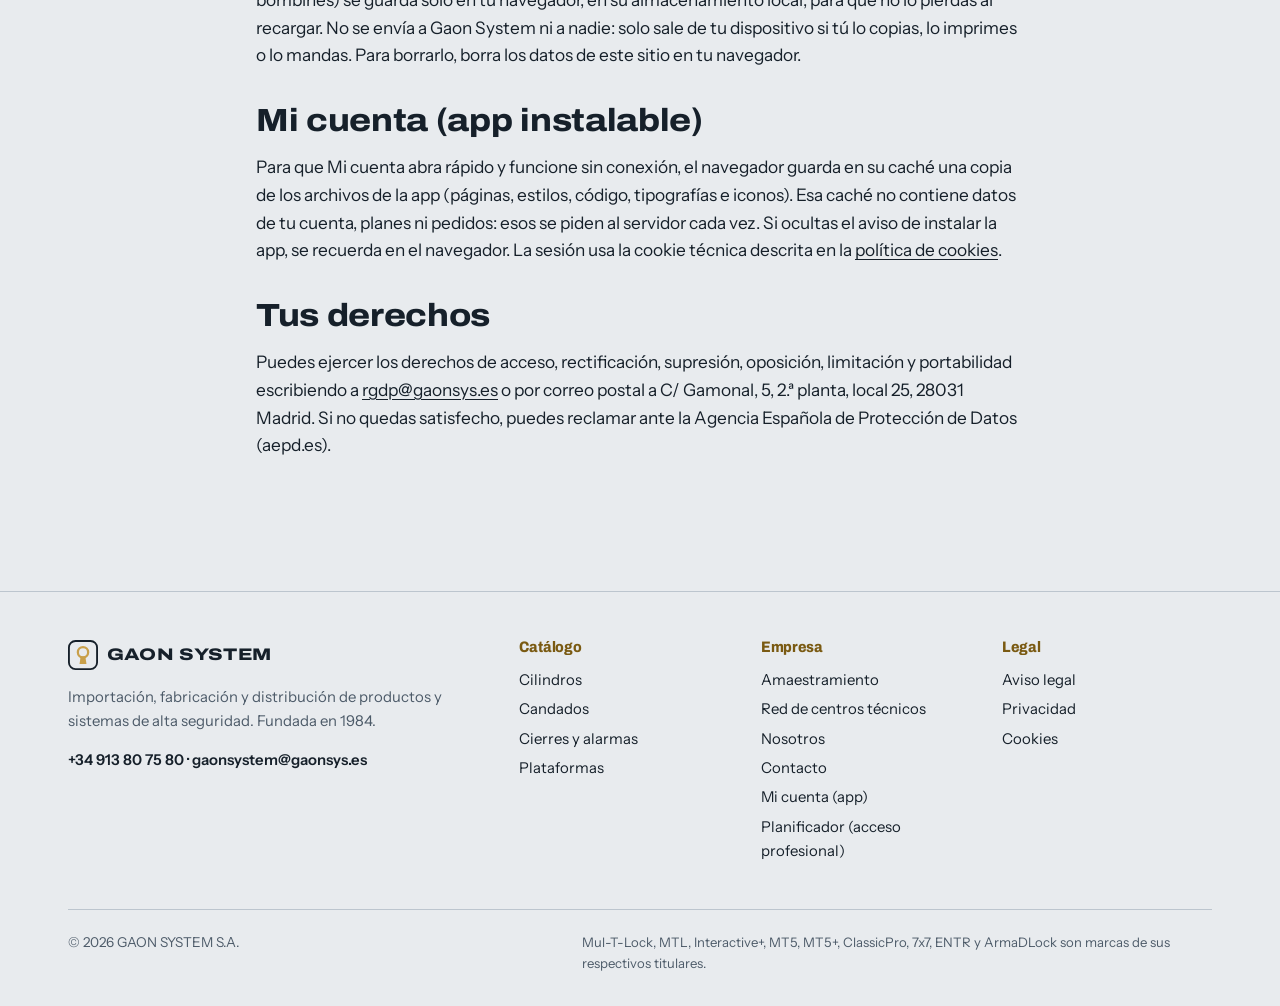
<file: privacidad.html>
<!doctype html>
<html lang="es" class="no-js">
<head>
<meta charset="utf-8">
<meta name="viewport" content="width=device-width, initial-scale=1">
<title>Política de privacidad · Gaon System</title>
<meta name="description" content="Política de privacidad del sitio web de Gaon System S.A.">
<meta name="robots" content="noindex, nofollow">
<meta name="theme-color" content="#1B2735">
<link rel="icon" href="img/favicon.svg" type="image/svg+xml">
<link rel="apple-touch-icon" href="img/apple-touch-icon.png">
<meta property="og:type" content="website">
<meta property="og:locale" content="es_ES">
<meta property="og:site_name" content="Gaon System">
<meta property="og:title" content="Política de privacidad · Gaon System">
<meta property="og:description" content="Política de privacidad del sitio web de Gaon System S.A.">
<meta property="og:image" content="https://blazecreativo.github.io/gaon/img/og.png">
<meta property="og:image:width" content="1200">
<meta property="og:image:height" content="630">
<meta name="twitter:card" content="summary_large_image">
<link rel="preload" href="fonts/archivo.woff2" as="font" type="font/woff2" crossorigin>
<link rel="preload" href="fonts/instrument.woff2" as="font" type="font/woff2" crossorigin>
<script>try{var t=localStorage.getItem("gaon-tema");if(t)document.documentElement.setAttribute("data-theme",t)}catch(e){}</script>
<link rel="stylesheet" href="css/site.css?v=0db2d415">
</head>
<body>
<a class="skip" href="#main">Saltar al contenido</a>
<header class="top">
  <div class="wrap">
    <a class="brand" href="index.html" aria-label="Gaon System, inicio"><svg viewBox="0 0 32 32" aria-hidden="true"><rect x="1" y="1" width="30" height="30" rx="7" fill="none" stroke="currentColor" stroke-width="2"/><circle cx="16" cy="13" r="5.5" fill="none" stroke="var(--brass-fill)" stroke-width="2.4"/><path d="M13.5 17.5h5l1.2 8h-7.4z" fill="var(--brass-fill)"/></svg><span>GAON SYSTEM<small>Distribuidor exclusivo de <span class="nw">Mul-T-Lock</span> en España</small></span></a>
    <nav class="nav" id="nav" aria-label="Principal"><a href="index.html">Inicio</a><a href="productos.html">Productos</a><a href="amaestramiento.html">Amaestramiento</a><a href="profesionales.html">Profesionales</a><a href="nosotros.html">Nosotros</a><a href="contacto.html">Contacto</a></nav>
    <button class="icon-btn theme-btn" type="button" aria-label="Cambiar tema de color"><svg class="sun" viewBox="0 0 24 24" fill="none" stroke="currentColor" stroke-width="1.8" aria-hidden="true"><circle cx="12" cy="12" r="4.2"/><path d="M12 2v2.5M12 19.5V22M2 12h2.5M19.5 12H22M4.9 4.9l1.8 1.8M17.3 17.3l1.8 1.8M4.9 19.1l1.8-1.8M17.3 6.7l1.8-1.8"/></svg><svg class="moon" viewBox="0 0 24 24" fill="none" stroke="currentColor" stroke-width="1.8" aria-hidden="true"><path d="M20 14.5A8 8 0 0 1 9.5 4a8 8 0 1 0 10.5 10.5z"/></svg></button>
    <button class="icon-btn menu-btn" type="button" aria-controls="nav" aria-expanded="false" aria-label="Abrir menú"><svg viewBox="0 0 24 24" fill="none" stroke="currentColor" stroke-width="1.8" aria-hidden="true"><path d="M4 7h16M4 12h16M4 17h16"/></svg></button>
  </div>
</header>
<main id="main">
<section class="ph"><div class="wrap"><p class="crumbs"><a href="index.html">Inicio</a> / Privacidad</p><h1>Privacidad</h1></div></section>
<section class="sec"><div class="wrap legal">
<h2>Responsable del tratamiento</h2><p>GAON SYSTEM S.A., NIF A28951655, domicilio en C/ Gamonal, 5, 2.ª planta, local 25, 28031 Madrid. Teléfono +34 913 80 75 80. Correo para protección de datos: <a href="mailto:rgdp@gaonsys.es">rgdp@gaonsys.es</a>.</p>
<h2>Qué datos tratamos y para qué</h2><p>Los datos que envías en los formularios (nombre, empresa, correo, teléfono, provincia, tipo de negocio, asunto y mensaje) se usan solo para responder a tu consulta o tramitar tu alta como centro técnico.</p>
<h2>Base legal</h2><p>Tu consentimiento al enviar el formulario y, si eres cliente profesional, la relación comercial.</p>
<h2>Conservación</h2><p>Mientras dure la relación o hasta que pidas su supresión, y después durante los plazos legales (seis años para la documentación mercantil y cuatro para la fiscal).</p>
<h2>Destinatarios</h2><p>No se ceden datos a terceros salvo obligación legal. Los proveedores de alojamiento web y de correo tratan los datos por cuenta de Gaon System, con contrato de encargado del tratamiento.</p>
<h2>Área profesional (planificador de amaestramiento)</h2><p>Si solicitas acceso, tratamos los datos de la solicitud (empresa, CIF, persona de contacto, correo, teléfono, provincia y tipo de profesional) para estudiarla y, si se aprueba, para gestionar tu cuenta. Guardamos además los planes que crees, tus solicitudes de presupuesto, la fecha de tu último acceso y un registro de seguridad de las acciones de la cuenta (sin tu dirección IP en claro). Base legal: tu consentimiento al enviar la solicitud y la aplicación de medidas precontractuales o la relación comercial. Las solicitudes rechazadas se suprimen en un plazo máximo de tres meses.</p>
<h2>Configurador de amaestramiento</h2><p>El plan que diseñas en la página de amaestramiento (nombres de puertas y de personas, copias y bombines) se guarda solo en tu navegador, en su almacenamiento local, para que no lo pierdas al recargar. No se envía a Gaon System ni a nadie: solo sale de tu dispositivo si tú lo copias, lo imprimes o lo mandas. Para borrarlo, borra los datos de este sitio en tu navegador.</p>
<h2>Mi cuenta (app instalable)</h2><p>Para que Mi cuenta abra rápido y funcione sin conexión, el navegador guarda en su caché una copia de los archivos de la app (páginas, estilos, código, tipografías e iconos). Esa caché no contiene datos de tu cuenta, planes ni pedidos: esos se piden al servidor cada vez. Si ocultas el aviso de instalar la app, se recuerda en el navegador. La sesión usa la cookie técnica descrita en la <a href="cookies.html">política de cookies</a>.</p>
<h2>Tus derechos</h2><p>Puedes ejercer los derechos de acceso, rectificación, supresión, oposición, limitación y portabilidad escribiendo a <a href="mailto:rgdp@gaonsys.es">rgdp@gaonsys.es</a> o por correo postal a C/ Gamonal, 5, 2.ª planta, local 25, 28031 Madrid. Si no quedas satisfecho, puedes reclamar ante la Agencia Española de Protección de Datos (aepd.es).</p>
</div></section>
</main>
<footer class="foot">
  <div class="wrap">
    <div class="grid">
      <div>
        <a class="brand" href="index.html"><svg viewBox="0 0 32 32" aria-hidden="true"><rect x="1" y="1" width="30" height="30" rx="7" fill="none" stroke="currentColor" stroke-width="2"/><circle cx="16" cy="13" r="5.5" fill="none" stroke="var(--brass-fill)" stroke-width="2.4"/><path d="M13.5 17.5h5l1.2 8h-7.4z" fill="var(--brass-fill)"/></svg><span>GAON SYSTEM</span></a>
        <p class="muted" style="margin-top:1rem">Importación, fabricación y distribución de productos y sistemas de alta seguridad. Fundada en 1984.</p>
        <p class="foot-tel"><a href="tel:+34913807580">+34 913 80 75 80</a> · <a href="mailto:gaonsystem@gaonsys.es">gaonsystem@gaonsys.es</a></p>
      </div>
      <div><h2 class="fh">Catálogo</h2><ul><li><a href="productos.html#cilindros">Cilindros</a></li><li><a href="productos.html#candados">Candados</a></li><li><a href="productos.html#cierres">Cierres y alarmas</a></li><li><a href="index.html#plataformas">Plataformas</a></li></ul></div>
      <div><h2 class="fh">Empresa</h2><ul><li><a href="amaestramiento.html">Amaestramiento</a></li><li><a href="profesionales.html">Red de centros técnicos</a></li><li><a href="nosotros.html">Nosotros</a></li><li><a href="contacto.html">Contacto</a></li><li><a href="mi-cuenta.html">Mi cuenta (app)</a></li><li><a href="planificador.html">Planificador (acceso profesional)</a></li></ul></div>
      <div><h2 class="fh">Legal</h2><ul><li><a href="aviso-legal.html">Aviso legal</a></li><li><a href="privacidad.html">Privacidad</a></li><li><a href="cookies.html">Cookies</a></li></ul></div>
    </div>
    <div class="legal-row"><span>© <span id="year">2026</span> GAON SYSTEM S.A.</span><span class="disc"><span class="nw">Mul-T-Lock</span>, MTL, Interactive+, MT5, MT5+, ClassicPro, 7x7, ENTR y ArmaDLock son marcas de sus respectivos titulares.</span></div>
  </div>
</footer>
<script src="js/site.js?v=0747fb52" defer></script>
</body>
</html>
</file>
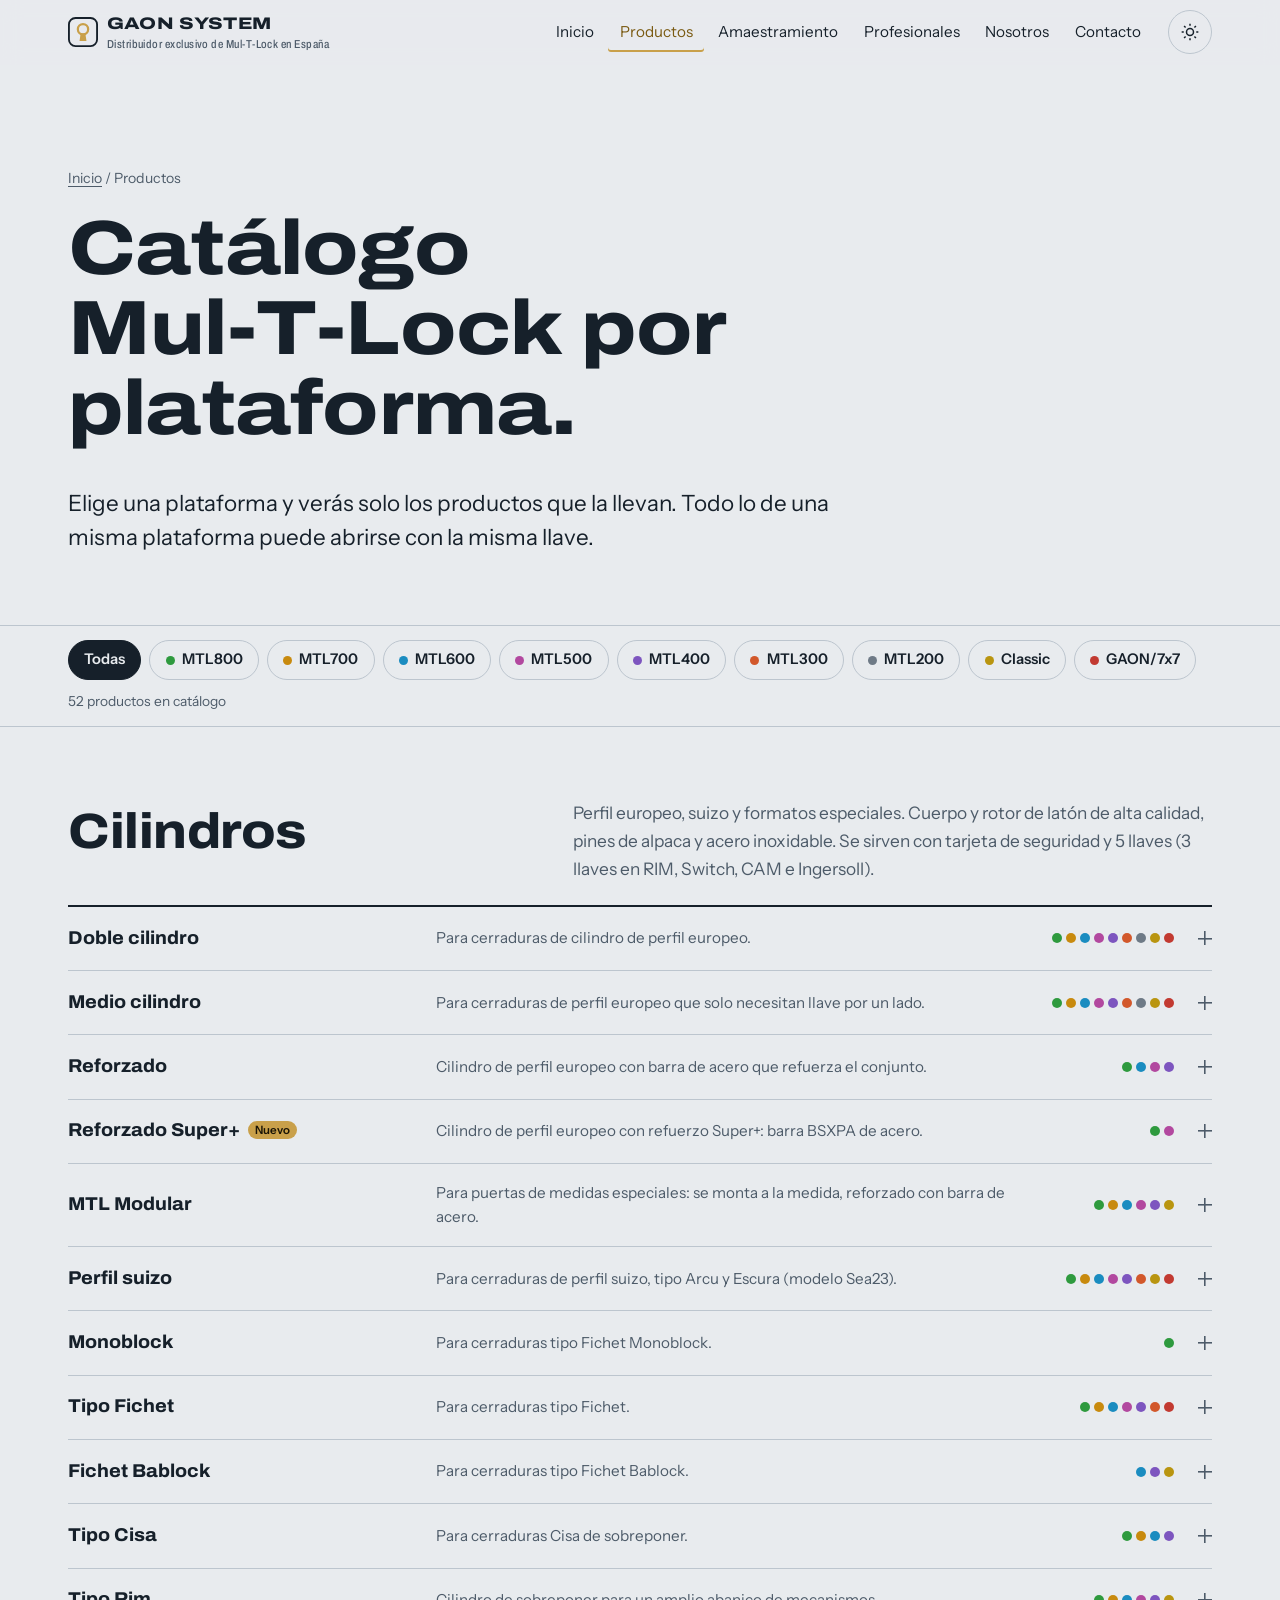
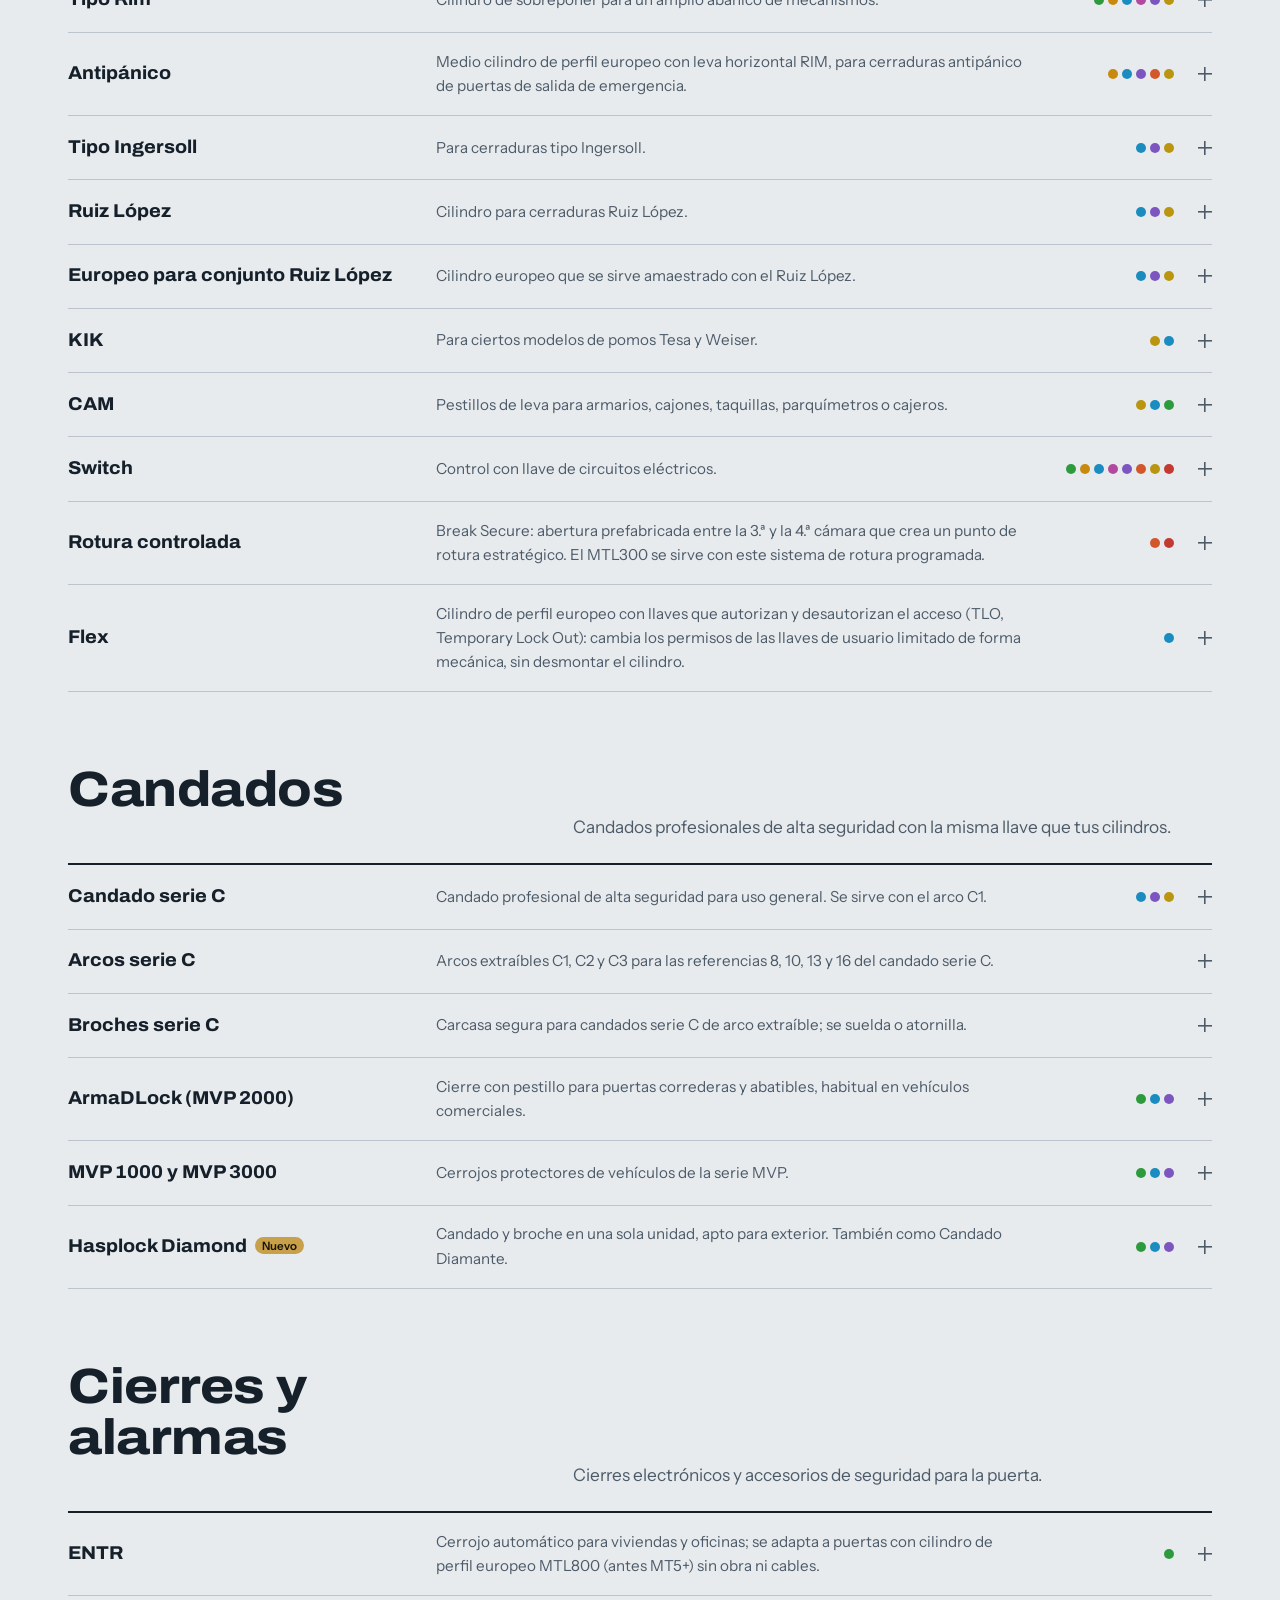
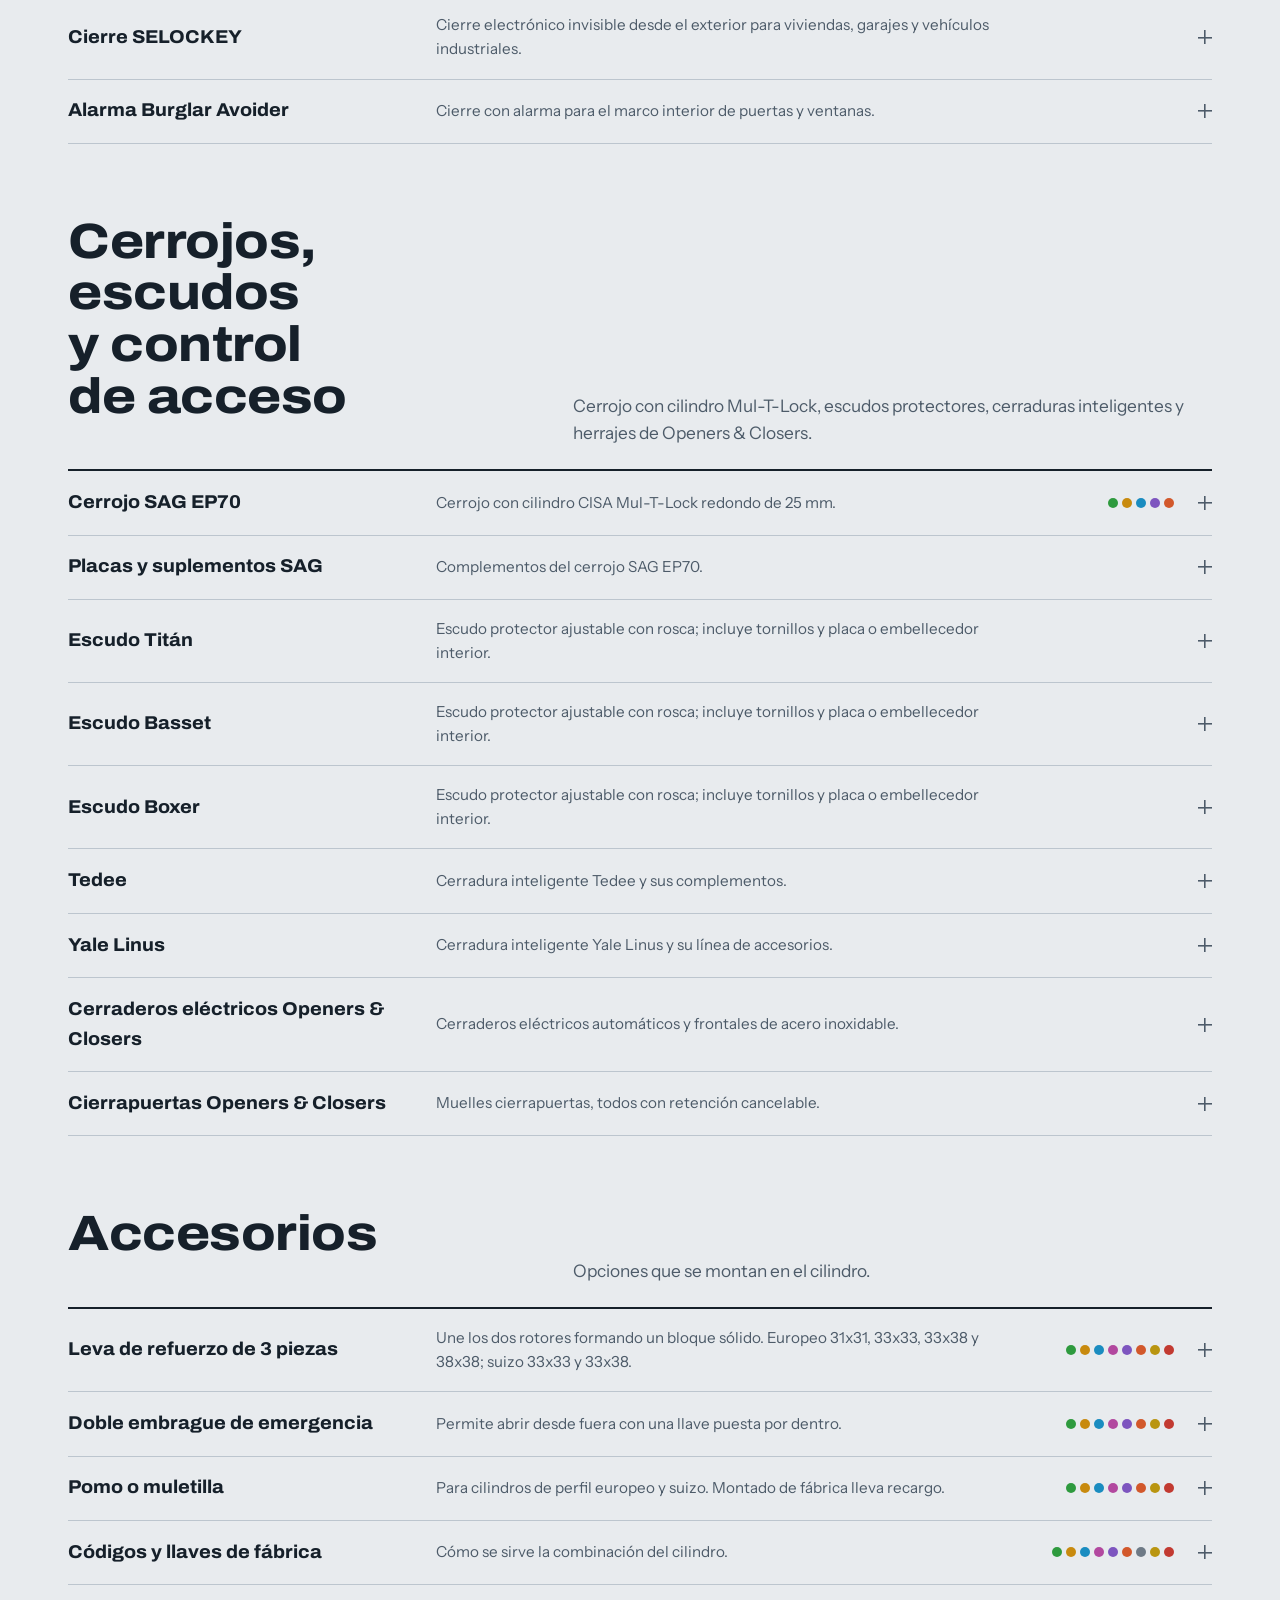
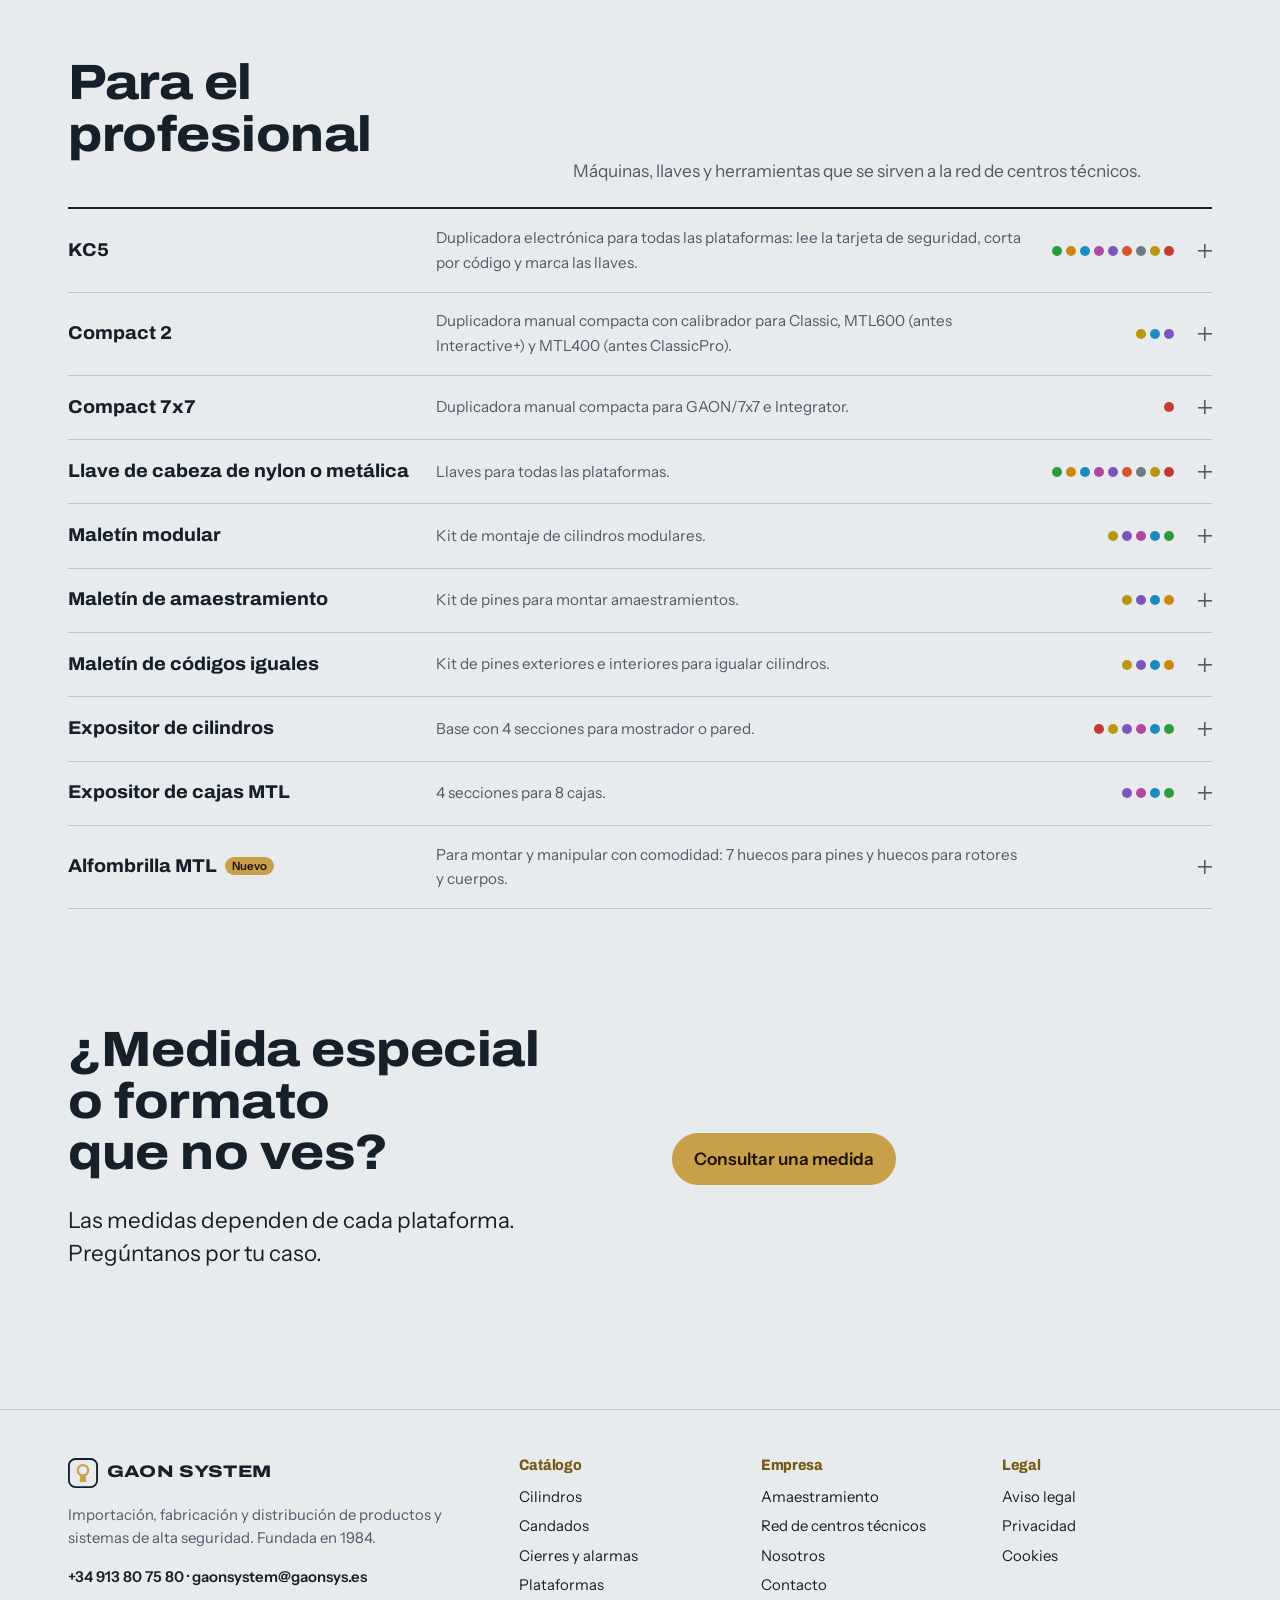
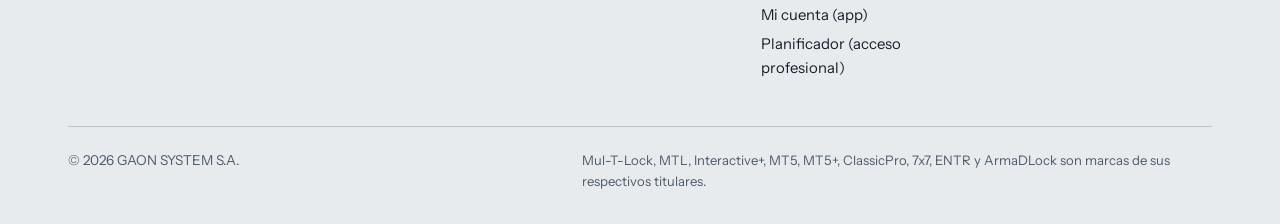
<file: productos.html>
<!doctype html>
<html lang="es" class="no-js">
<head>
<meta charset="utf-8">
<meta name="viewport" content="width=device-width, initial-scale=1">
<title>Productos Mul-T-Lock · Gaon System</title>
<meta name="description" content="Cilindros, candados, cierres, accesorios y herramientas Mul-T-Lock por plataforma: MTL800, MTL700, MTL600, MTL500, MTL400, MTL300, MTL200, Classic y 7x7.">
<meta name="robots" content="noindex, nofollow">
<meta name="theme-color" content="#1B2735">
<link rel="icon" href="img/favicon.svg" type="image/svg+xml">
<link rel="apple-touch-icon" href="img/apple-touch-icon.png">
<meta property="og:type" content="website">
<meta property="og:locale" content="es_ES">
<meta property="og:site_name" content="Gaon System">
<meta property="og:title" content="Productos Mul-T-Lock · Gaon System">
<meta property="og:description" content="Cilindros, candados, cierres, accesorios y herramientas Mul-T-Lock por plataforma: MTL800, MTL700, MTL600, MTL500, MTL400, MTL300, MTL200, Classic y 7x7.">
<meta property="og:image" content="https://blazecreativo.github.io/gaon/img/og.png">
<meta property="og:image:width" content="1200">
<meta property="og:image:height" content="630">
<meta name="twitter:card" content="summary_large_image">
<link rel="preload" href="fonts/archivo.woff2" as="font" type="font/woff2" crossorigin>
<link rel="preload" href="fonts/instrument.woff2" as="font" type="font/woff2" crossorigin>
<script>try{var t=localStorage.getItem("gaon-tema");if(t)document.documentElement.setAttribute("data-theme",t)}catch(e){}</script>
<link rel="stylesheet" href="css/site.css?v=0db2d415">
</head>
<body>
<a class="skip" href="#main">Saltar al contenido</a>
<header class="top">
  <div class="wrap">
    <a class="brand" href="index.html" aria-label="Gaon System, inicio"><svg viewBox="0 0 32 32" aria-hidden="true"><rect x="1" y="1" width="30" height="30" rx="7" fill="none" stroke="currentColor" stroke-width="2"/><circle cx="16" cy="13" r="5.5" fill="none" stroke="var(--brass-fill)" stroke-width="2.4"/><path d="M13.5 17.5h5l1.2 8h-7.4z" fill="var(--brass-fill)"/></svg><span>GAON SYSTEM<small>Distribuidor exclusivo de <span class="nw">Mul-T-Lock</span> en España</small></span></a>
    <nav class="nav" id="nav" aria-label="Principal"><a href="index.html">Inicio</a><a href="productos.html" aria-current="page">Productos</a><a href="amaestramiento.html">Amaestramiento</a><a href="profesionales.html">Profesionales</a><a href="nosotros.html">Nosotros</a><a href="contacto.html">Contacto</a></nav>
    <button class="icon-btn theme-btn" type="button" aria-label="Cambiar tema de color"><svg class="sun" viewBox="0 0 24 24" fill="none" stroke="currentColor" stroke-width="1.8" aria-hidden="true"><circle cx="12" cy="12" r="4.2"/><path d="M12 2v2.5M12 19.5V22M2 12h2.5M19.5 12H22M4.9 4.9l1.8 1.8M17.3 17.3l1.8 1.8M4.9 19.1l1.8-1.8M17.3 6.7l1.8-1.8"/></svg><svg class="moon" viewBox="0 0 24 24" fill="none" stroke="currentColor" stroke-width="1.8" aria-hidden="true"><path d="M20 14.5A8 8 0 0 1 9.5 4a8 8 0 1 0 10.5 10.5z"/></svg></button>
    <button class="icon-btn menu-btn" type="button" aria-controls="nav" aria-expanded="false" aria-label="Abrir menú"><svg viewBox="0 0 24 24" fill="none" stroke="currentColor" stroke-width="1.8" aria-hidden="true"><path d="M4 7h16M4 12h16M4 17h16"/></svg></button>
  </div>
</header>
<main id="main">

<section class="ph"><div class="wrap">
  <p class="crumbs"><a href="index.html">Inicio</a> / Productos</p>
  <h1>Catálogo <span class="nw">Mul-T-Lock</span> por plataforma.</h1>
  <p class="lead">Elige una plataforma y verás solo los productos que la llevan. Todo lo de una misma plataforma puede abrirse con la misma llave.</p>
</div></section>
<div class="filter"><div class="wrap"><div class="row" role="group" aria-label="Filtrar por plataforma"><button class="chip" type="button" data-p="todas" aria-pressed="true">Todas</button><button class="chip" type="button" data-p="mtl800" aria-pressed="false" style="--c:var(--p800)"><i aria-hidden="true"></i>MTL800</button><button class="chip" type="button" data-p="mtl700" aria-pressed="false" style="--c:var(--p700)"><i aria-hidden="true"></i>MTL700</button><button class="chip" type="button" data-p="mtl600" aria-pressed="false" style="--c:var(--p600)"><i aria-hidden="true"></i>MTL600</button><button class="chip" type="button" data-p="mtl500" aria-pressed="false" style="--c:var(--p500)"><i aria-hidden="true"></i>MTL500</button><button class="chip" type="button" data-p="mtl400" aria-pressed="false" style="--c:var(--p400)"><i aria-hidden="true"></i>MTL400</button><button class="chip" type="button" data-p="mtl300" aria-pressed="false" style="--c:var(--p300)"><i aria-hidden="true"></i>MTL300</button><button class="chip" type="button" data-p="mtl200" aria-pressed="false" style="--c:var(--p200)"><i aria-hidden="true"></i>MTL200</button><button class="chip" type="button" data-p="classic" aria-pressed="false" style="--c:var(--pcl)"><i aria-hidden="true"></i>Classic</button><button class="chip" type="button" data-p="7x7" aria-pressed="false" style="--c:var(--p77)"><i aria-hidden="true"></i>GAON/7x7</button></div><p class="count" id="count" aria-live="polite">52 productos en catálogo</p></div></div>
<div class="wrap"><section class="fam" id="cilindros"><header><h2>Cilindros</h2><p>Perfil europeo, suizo y formatos especiales. Cuerpo y rotor de latón de alta calidad, pines de alpaca y acero inoxidable. Se sirven con tarjeta de seguridad y 5 llaves (3 llaves en RIM, Switch, CAM e Ingersoll).</p></header><div class="spec"><details class="item" data-p="mtl800 mtl700 mtl600 mtl500 mtl400 mtl300 mtl200 classic 7x7">
<summary><span class="t">Doble cilindro</span><span class="a">Para cerraduras de cilindro de perfil europeo.</span><span class="dots" aria-label="Plataformas: MTL800, MTL700, MTL600, MTL500, MTL400, MTL300, MTL200, Classic, GAON/7x7"><i style="--c:var(--p800)" title="MTL800"></i><i style="--c:var(--p700)" title="MTL700"></i><i style="--c:var(--p600)" title="MTL600"></i><i style="--c:var(--p500)" title="MTL500"></i><i style="--c:var(--p400)" title="MTL400"></i><i style="--c:var(--p300)" title="MTL300"></i><i style="--c:var(--p200)" title="MTL200"></i><i style="--c:var(--pcl)" title="Classic"></i><i style="--c:var(--p77)" title="GAON/7x7"></i></span></summary>
<div class="body"><dl><dt>Plataformas</dt><dd>MTL800, MTL700, MTL600, MTL500, MTL400, MTL300, MTL200, Classic, GAON/7x7</dd></dl><dl><dt>Llaves</dt><dd>Tarjeta de seguridad y 5</dd><dt>Acabados</dt><dd>Latón; níquel con recargo</dd><dt>Formatos</dt><dd>No reforzado: MTL600, MTL400, MTL300, MTL200, Classic y GAON/7x7. Reforzado: MTL800, MTL500, MTL600 y MTL400. Modular: MTL800, MTL700, MTL600, MTL500, MTL400 y Classic.</dd><dt>Medidas (mm)</dt><dd>60 (30x30, solo Classic), 62 (31x31), 66 (33x33), 71 (33x38), 76 (33x43 y 38x38), 81 (33x48, 38x43 y 31x50), 86 (38x48 y 43x43), 91 (33x58 y 43x48), 96 (38x58 y 48x48), 100 (50x50) y 101 (33x68). No todas las medidas existen en todas las plataformas: en no reforzado, MTL200 llega a 91 mm y MTL300 y GAON/7x7 a 96 mm.</dd><dt>Opciones</dt><dd>Levas y ruedas dentadas; leva de emergencia de 30° o piñón de 10 de emergencia; leva de 3 piezas; pomo o muletilla montado (con recargo). Classic, en servicio o código determinado.</dd></dl><dl><dt>Pedidos</dt><dd><a href="profesionales.html#alta">Ver condiciones de centro técnico</a></dd></dl></div>
</details><details class="item" data-p="mtl800 mtl700 mtl600 mtl500 mtl400 mtl300 mtl200 classic 7x7">
<summary><span class="t">Medio cilindro</span><span class="a">Para cerraduras de perfil europeo que solo necesitan llave por un lado.</span><span class="dots" aria-label="Plataformas: MTL800, MTL700, MTL600, MTL500, MTL400, MTL300, MTL200, Classic, GAON/7x7"><i style="--c:var(--p800)" title="MTL800"></i><i style="--c:var(--p700)" title="MTL700"></i><i style="--c:var(--p600)" title="MTL600"></i><i style="--c:var(--p500)" title="MTL500"></i><i style="--c:var(--p400)" title="MTL400"></i><i style="--c:var(--p300)" title="MTL300"></i><i style="--c:var(--p200)" title="MTL200"></i><i style="--c:var(--pcl)" title="Classic"></i><i style="--c:var(--p77)" title="GAON/7x7"></i></span></summary>
<div class="body"><dl><dt>Plataformas</dt><dd>MTL800, MTL700, MTL600, MTL500, MTL400, MTL300, MTL200, Classic, GAON/7x7</dd></dl><dl><dt>Llaves</dt><dd>Tarjeta de seguridad y 5</dd><dt>Acabados</dt><dd>Latón; níquel con recargo</dd><dt>Medidas (mm)</dt><dd>42,5 (32,5x10) y 47,5 (37,5x10) en todas las plataformas salvo MTL700; 52,5 (42,5x10) y 57,5 (47,5x10) en MTL800, MTL500, MTL600, MTL400 y Classic; 54,5 (44,5x10) solo en GAON/7x7.</dd><dt>Opciones</dt><dd>Leva multiposición (solo medio cilindro de perfil europeo). MTL700, solo en formato modular.</dd></dl><dl><dt>Pedidos</dt><dd><a href="profesionales.html#alta">Ver condiciones de centro técnico</a></dd></dl></div>
</details><details class="item" data-p="mtl800 mtl600 mtl500 mtl400">
<summary><span class="t">Reforzado</span><span class="a">Cilindro de perfil europeo con barra de acero que refuerza el conjunto.</span><span class="dots" aria-label="Plataformas: MTL800, MTL600, MTL500, MTL400"><i style="--c:var(--p800)" title="MTL800"></i><i style="--c:var(--p600)" title="MTL600"></i><i style="--c:var(--p500)" title="MTL500"></i><i style="--c:var(--p400)" title="MTL400"></i></span></summary>
<div class="body"><dl><dt>Plataformas</dt><dd>MTL800, MTL600, MTL500, MTL400</dd></dl><dl><dt>Llaves</dt><dd>Tarjeta de seguridad y 5</dd><dt>Acabados</dt><dd>Latón; níquel con recargo; negro solo en MTL800, bajo pedido</dd><dt>Medidas (mm)</dt><dd>MTL800 y MTL500: de 42,5 (32,5x10) a 101 (33x68). MTL600 y MTL400: de 62 (31x31) a 101 (33x68).</dd><dt>Aviso</dt><dd>MTL deja de fabricar cuerpos de varias medidas en MTL800 y MTL500 por la nueva normativa: consulta existencias; las medidas agotadas se sirven en formato modular.</dd></dl><dl><dt>Pedidos</dt><dd><a href="profesionales.html#alta">Ver condiciones de centro técnico</a></dd></dl></div>
</details><details class="item" data-p="mtl800 mtl500">
<summary><span class="t">Reforzado Super+<em>Nuevo</em></span><span class="a">Cilindro de perfil europeo con refuerzo Super+: barra BSXPA de acero.</span><span class="dots" aria-label="Plataformas: MTL800, MTL500"><i style="--c:var(--p800)" title="MTL800"></i><i style="--c:var(--p500)" title="MTL500"></i></span></summary>
<div class="body"><dl><dt>Plataformas</dt><dd>MTL800, MTL500</dd></dl><dl><dt>Llaves</dt><dd>Tarjeta de seguridad y 5</dd><dt>Acabados</dt><dd>Latón; níquel con recargo</dd><dt>Medidas (mm)</dt><dd>62 (31x31), 66 (33x33) y 71 (33x38)</dd></dl><dl><dt>Pedidos</dt><dd><a href="profesionales.html#alta">Ver condiciones de centro técnico</a></dd></dl></div>
</details><details class="item" data-p="mtl800 mtl700 mtl600 mtl500 mtl400 classic">
<summary><span class="t">MTL Modular</span><span class="a">Para puertas de medidas especiales: se monta a la medida, reforzado con barra de acero.</span><span class="dots" aria-label="Plataformas: MTL800, MTL700, MTL600, MTL500, MTL400, Classic"><i style="--c:var(--p800)" title="MTL800"></i><i style="--c:var(--p700)" title="MTL700"></i><i style="--c:var(--p600)" title="MTL600"></i><i style="--c:var(--p500)" title="MTL500"></i><i style="--c:var(--p400)" title="MTL400"></i><i style="--c:var(--pcl)" title="Classic"></i></span></summary>
<div class="body"><dl><dt>Plataformas</dt><dd>MTL800, MTL700, MTL600, MTL500, MTL400, Classic</dd></dl><dl><dt>Llaves</dt><dd>Tarjeta de seguridad y 5</dd><dt>Medidas</dt><dd>De 31 a 78 mm por cada lado; hasta 120 mm por lado en MTL800, MTL500, MTL600, MTL400 y Classic. Medio cilindro de 41 a 88 mm de longitud total; doble cilindro de 62 a 156 mm.</dd><dt>Acabados</dt><dd>Latón; níquel con recargo</dd><dt>Opciones</dt><dd>Classic, en servicio o código determinado.</dd></dl><dl><dt>Pedidos</dt><dd><a href="profesionales.html#alta">Ver condiciones de centro técnico</a></dd></dl></div>
</details><details class="item" data-p="mtl800 mtl700 mtl600 mtl500 mtl400 mtl300 classic 7x7">
<summary><span class="t">Perfil suizo</span><span class="a">Para cerraduras de perfil suizo, tipo Arcu y Escura (modelo Sea23).</span><span class="dots" aria-label="Plataformas: MTL800, MTL700, MTL600, MTL500, MTL400, MTL300, Classic, GAON/7x7"><i style="--c:var(--p800)" title="MTL800"></i><i style="--c:var(--p700)" title="MTL700"></i><i style="--c:var(--p600)" title="MTL600"></i><i style="--c:var(--p500)" title="MTL500"></i><i style="--c:var(--p400)" title="MTL400"></i><i style="--c:var(--p300)" title="MTL300"></i><i style="--c:var(--pcl)" title="Classic"></i><i style="--c:var(--p77)" title="GAON/7x7"></i></span></summary>
<div class="body"><dl><dt>Plataformas</dt><dd>MTL800, MTL700, MTL600, MTL500, MTL400, MTL300, Classic, GAON/7x7</dd></dl><dl><dt>Llaves</dt><dd>Tarjeta de seguridad y 5</dd><dt>Medidas</dt><dd>66 mm (33x33) y 71 mm (33x38)</dd><dt>Acabados</dt><dd>Latón y níquel; GAON/7x7 solo latón</dd><dt>Opciones</dt><dd>Classic, en servicio o código determinado.</dd></dl><dl><dt>Pedidos</dt><dd><a href="profesionales.html#alta">Ver condiciones de centro técnico</a></dd></dl></div>
</details><details class="item" data-p="mtl800">
<summary><span class="t">Monoblock</span><span class="a">Para cerraduras tipo Fichet Monoblock.</span><span class="dots" aria-label="Plataformas: MTL800"><i style="--c:var(--p800)" title="MTL800"></i></span></summary>
<div class="body"><dl><dt>Plataformas</dt><dd>MTL800</dd></dl><dl><dt>Llaves</dt><dd>Tarjeta de seguridad y 5</dd><dt>Medidas</dt><dd>50 x 62 mm</dd><dt>Acabado</dt><dd>Níquel</dd></dl><dl><dt>Pedidos</dt><dd><a href="profesionales.html#alta">Ver condiciones de centro técnico</a></dd></dl></div>
</details><details class="item" data-p="mtl800 mtl700 mtl600 mtl500 mtl400 mtl300 7x7">
<summary><span class="t">Tipo Fichet</span><span class="a">Para cerraduras tipo Fichet.</span><span class="dots" aria-label="Plataformas: MTL800, MTL700, MTL600, MTL500, MTL400, MTL300, GAON/7x7"><i style="--c:var(--p800)" title="MTL800"></i><i style="--c:var(--p700)" title="MTL700"></i><i style="--c:var(--p600)" title="MTL600"></i><i style="--c:var(--p500)" title="MTL500"></i><i style="--c:var(--p400)" title="MTL400"></i><i style="--c:var(--p300)" title="MTL300"></i><i style="--c:var(--p77)" title="GAON/7x7"></i></span></summary>
<div class="body"><dl><dt>Plataformas</dt><dd>MTL800, MTL700, MTL600, MTL500, MTL400, MTL300, GAON/7x7</dd></dl><dl><dt>Llaves</dt><dd>Tarjeta de seguridad y 5</dd><dt>Medidas</dt><dd>50 x 30 mm</dd><dt>Acabado</dt><dd>Latón</dd><dt>Nota</dt><dd>No se sirve en código de servicio.</dd></dl><dl><dt>Pedidos</dt><dd><a href="profesionales.html#alta">Ver condiciones de centro técnico</a></dd></dl></div>
</details><details class="item" data-p="mtl600 mtl400 classic">
<summary><span class="t">Fichet Bablock</span><span class="a">Para cerraduras tipo Fichet Bablock.</span><span class="dots" aria-label="Plataformas: MTL600, MTL400, Classic"><i style="--c:var(--p600)" title="MTL600"></i><i style="--c:var(--p400)" title="MTL400"></i><i style="--c:var(--pcl)" title="Classic"></i></span></summary>
<div class="body"><dl><dt>Plataformas</dt><dd>MTL600, MTL400, Classic</dd></dl><dl><dt>Medidas</dt><dd>41 x 41 mm</dd><dt>Acabado</dt><dd>Níquel</dd><dt>Perfiles</dt><dd>264S+ y 2945 (el 064C, hasta fin de existencias)</dd><dt>Nota</dt><dd>No se sirve en código de servicio.</dd></dl><dl><dt>Pedidos</dt><dd><a href="profesionales.html#alta">Ver condiciones de centro técnico</a></dd></dl></div>
</details><details class="item" data-p="mtl800 mtl700 mtl600 mtl400">
<summary><span class="t">Tipo Cisa</span><span class="a">Para cerraduras Cisa de sobreponer.</span><span class="dots" aria-label="Plataformas: MTL800, MTL700, MTL600, MTL400"><i style="--c:var(--p800)" title="MTL800"></i><i style="--c:var(--p700)" title="MTL700"></i><i style="--c:var(--p600)" title="MTL600"></i><i style="--c:var(--p400)" title="MTL400"></i></span></summary>
<div class="body"><dl><dt>Plataformas</dt><dd>MTL800, MTL700, MTL600, MTL400</dd></dl><dl><dt>Llaves</dt><dd>Tarjeta de seguridad y 5</dd><dt>Medidas</dt><dd>25 mm Ø</dd><dt>Acabado</dt><dd>Latón</dd></dl><dl><dt>Pedidos</dt><dd><a href="profesionales.html#alta">Ver condiciones de centro técnico</a></dd></dl></div>
</details><details class="item" data-p="mtl800 mtl700 mtl600 mtl500 mtl400 classic">
<summary><span class="t">Tipo Rim</span><span class="a">Cilindro de sobreponer para un amplio abanico de mecanismos.</span><span class="dots" aria-label="Plataformas: MTL800, MTL700, MTL600, MTL500, MTL400, Classic"><i style="--c:var(--p800)" title="MTL800"></i><i style="--c:var(--p700)" title="MTL700"></i><i style="--c:var(--p600)" title="MTL600"></i><i style="--c:var(--p500)" title="MTL500"></i><i style="--c:var(--p400)" title="MTL400"></i><i style="--c:var(--pcl)" title="Classic"></i></span></summary>
<div class="body"><dl><dt>Plataformas</dt><dd>MTL800, MTL700, MTL600, MTL500, MTL400, Classic</dd></dl><dl><dt>Llaves</dt><dd>Tarjeta de seguridad y 3</dd><dt>Medidas</dt><dd>29 mm Ø</dd><dt>Levas</dt><dd>Horizontal o vertical</dd><dt>Acabados</dt><dd>Latón y níquel</dd><dt>Nota</dt><dd>Classic, a código determinado. No se sirve en código de servicio.</dd></dl><dl><dt>Pedidos</dt><dd><a href="profesionales.html#alta">Ver condiciones de centro técnico</a></dd></dl></div>
</details><details class="item" data-p="mtl700 mtl600 mtl400 mtl300 classic">
<summary><span class="t">Antipánico</span><span class="a">Medio cilindro de perfil europeo con leva horizontal RIM, para cerraduras antipánico de puertas de salida de emergencia.</span><span class="dots" aria-label="Plataformas: MTL700, MTL600, MTL400, MTL300, Classic"><i style="--c:var(--p700)" title="MTL700"></i><i style="--c:var(--p600)" title="MTL600"></i><i style="--c:var(--p400)" title="MTL400"></i><i style="--c:var(--p300)" title="MTL300"></i><i style="--c:var(--pcl)" title="Classic"></i></span></summary>
<div class="body"><dl><dt>Plataformas</dt><dd>MTL700, MTL600, MTL400, MTL300, Classic</dd></dl><dl><dt>Medidas</dt><dd>42,5 mm (32,5x10)</dd><dt>Disponibilidad</dt><dd>MTL700 y MTL300, bajo pedido; consulta existencias.</dd></dl><dl><dt>Pedidos</dt><dd><a href="profesionales.html#alta">Ver condiciones de centro técnico</a></dd></dl></div>
</details><details class="item" data-p="mtl600 mtl400 classic">
<summary><span class="t">Tipo Ingersoll</span><span class="a">Para cerraduras tipo Ingersoll.</span><span class="dots" aria-label="Plataformas: MTL600, MTL400, Classic"><i style="--c:var(--p600)" title="MTL600"></i><i style="--c:var(--p400)" title="MTL400"></i><i style="--c:var(--pcl)" title="Classic"></i></span></summary>
<div class="body"><dl><dt>Plataformas</dt><dd>MTL600, MTL400, Classic</dd></dl><dl><dt>Llaves</dt><dd>Tarjeta de seguridad y 3</dd><dt>Medidas</dt><dd>52 mm Ø</dd><dt>Acabado</dt><dd>Latón</dd></dl><dl><dt>Pedidos</dt><dd><a href="profesionales.html#alta">Ver condiciones de centro técnico</a></dd></dl></div>
</details><details class="item" data-p="mtl600 mtl400 classic">
<summary><span class="t">Ruiz López</span><span class="a">Cilindro para cerraduras Ruiz López.</span><span class="dots" aria-label="Plataformas: MTL600, MTL400, Classic"><i style="--c:var(--p600)" title="MTL600"></i><i style="--c:var(--p400)" title="MTL400"></i><i style="--c:var(--pcl)" title="Classic"></i></span></summary>
<div class="body"><dl><dt>Plataformas</dt><dd>MTL600, MTL400, Classic</dd></dl><dl><dt>Llaves</dt><dd>Tarjeta de seguridad y 5</dd><dt>Medidas</dt><dd>93,8 mm (25,8x68)</dd><dt>Acabado</dt><dd>Latón</dd><dt>Nota</dt><dd>Classic, en servicio o código determinado; consulta existencias.</dd></dl><dl><dt>Pedidos</dt><dd><a href="profesionales.html#alta">Ver condiciones de centro técnico</a></dd></dl></div>
</details><details class="item" data-p="mtl600 mtl400 classic">
<summary><span class="t">Europeo para conjunto Ruiz López</span><span class="a">Cilindro europeo que se sirve amaestrado con el Ruiz López.</span><span class="dots" aria-label="Plataformas: MTL600, MTL400, Classic"><i style="--c:var(--p600)" title="MTL600"></i><i style="--c:var(--p400)" title="MTL400"></i><i style="--c:var(--pcl)" title="Classic"></i></span></summary>
<div class="body"><dl><dt>Plataformas</dt><dd>MTL600, MTL400, Classic</dd></dl><dl><dt>Llaves</dt><dd>Tarjeta de seguridad, 5 y 1 de servicio</dd><dt>Medidas</dt><dd>66 mm (33x33) y 71 mm (33x38); el Ruiz López va amaestrado al de 66 o 71 mm</dd><dt>Acabados</dt><dd>Latón y níquel</dd><dt>Nota</dt><dd>El conjunto lleva recargo de amaestramiento.</dd></dl><dl><dt>Pedidos</dt><dd><a href="profesionales.html#alta">Ver condiciones de centro técnico</a></dd></dl></div>
</details><details class="item" data-p="classic mtl600">
<summary><span class="t">KIK</span><span class="a">Para ciertos modelos de pomos Tesa y Weiser.</span><span class="dots" aria-label="Plataformas: Classic, MTL600"><i style="--c:var(--pcl)" title="Classic"></i><i style="--c:var(--p600)" title="MTL600"></i></span></summary>
<div class="body"><dl><dt>Plataformas</dt><dd>Classic, MTL600</dd></dl><dl><dt>Llaves</dt><dd>5</dd><dt>Acabado</dt><dd>Latón</dd></dl><dl><dt>Pedidos</dt><dd><a href="profesionales.html#alta">Ver condiciones de centro técnico</a></dd></dl></div>
</details><details class="item" data-p="classic mtl600 mtl800">
<summary><span class="t">CAM</span><span class="a">Pestillos de leva para armarios, cajones, taquillas, parquímetros o cajeros.</span><span class="dots" aria-label="Plataformas: Classic, MTL600, MTL800"><i style="--c:var(--pcl)" title="Classic"></i><i style="--c:var(--p600)" title="MTL600"></i><i style="--c:var(--p800)" title="MTL800"></i></span></summary>
<div class="body"><dl><dt>Plataformas</dt><dd>Classic, MTL600, MTL800</dd></dl><dl><dt>Llaves</dt><dd>Tarjeta de seguridad y 3</dd><dt>Medidas</dt><dd>Ø19 (Classic, MTL600), Ø22 (Classic, MTL600, MTL800) y Ø29 mm (Classic, MTL600)</dd><dt>Acabados</dt><dd>Latón y níquel</dd></dl><dl><dt>Pedidos</dt><dd><a href="profesionales.html#alta">Ver condiciones de centro técnico</a></dd></dl></div>
</details><details class="item" data-p="mtl800 mtl700 mtl600 mtl500 mtl400 mtl300 classic 7x7">
<summary><span class="t">Switch</span><span class="a">Control con llave de circuitos eléctricos.</span><span class="dots" aria-label="Plataformas: MTL800, MTL700, MTL600, MTL500, MTL400, MTL300, Classic, GAON/7x7"><i style="--c:var(--p800)" title="MTL800"></i><i style="--c:var(--p700)" title="MTL700"></i><i style="--c:var(--p600)" title="MTL600"></i><i style="--c:var(--p500)" title="MTL500"></i><i style="--c:var(--p400)" title="MTL400"></i><i style="--c:var(--p300)" title="MTL300"></i><i style="--c:var(--pcl)" title="Classic"></i><i style="--c:var(--p77)" title="GAON/7x7"></i></span></summary>
<div class="body"><dl><dt>Plataformas</dt><dd>MTL800, MTL700, MTL600, MTL500, MTL400, MTL300, Classic, GAON/7x7</dd></dl><dl><dt>Llaves</dt><dd>Tarjeta de seguridad y 3</dd><dt>Medidas</dt><dd>Ø19, Ø22 y Ø29 mm</dd><dt>Acabados</dt><dd>Latón y níquel; GAON/7x7 solo níquel</dd><dt>Disponibilidad</dt><dd>MTL700 en Ø19 y Ø22 y MTL300 en Ø29, bajo pedido.</dd><dt>Conmutador</dt><dd>Burgess F4T6, contactos de plata, IP40, de -40 °C a +85 °C</dd></dl><dl><dt>Pedidos</dt><dd><a href="profesionales.html#alta">Ver condiciones de centro técnico</a></dd></dl></div>
</details><details class="item" data-p="mtl300 7x7">
<summary><span class="t">Rotura controlada</span><span class="a">Break Secure: abertura prefabricada entre la 3.ª y la 4.ª cámara que crea un punto de rotura estratégico. El MTL300 se sirve con este sistema de rotura programada.</span><span class="dots" aria-label="Plataformas: MTL300, GAON/7x7"><i style="--c:var(--p300)" title="MTL300"></i><i style="--c:var(--p77)" title="GAON/7x7"></i></span></summary>
<div class="body"><dl><dt>Plataformas</dt><dd>MTL300, GAON/7x7</dd></dl><dl><dt>Llaves</dt><dd>Tarjeta de seguridad y 5</dd><dt>Acabados</dt><dd>Latón; níquel con recargo</dd><dt>Opciones</dt><dd>Leva de 3 piezas en ciertas medidas; doble embrague; pomo o muletilla.</dd></dl><dl><dt>Pedidos</dt><dd><a href="profesionales.html#alta">Ver condiciones de centro técnico</a></dd></dl></div>
</details><details class="item" data-p="mtl600">
<summary><span class="t">Flex</span><span class="a">Cilindro de perfil europeo con llaves que autorizan y desautorizan el acceso (TLO, Temporary Lock Out): cambia los permisos de las llaves de usuario limitado de forma mecánica, sin desmontar el cilindro.</span><span class="dots" aria-label="Plataformas: MTL600"><i style="--c:var(--p600)" title="MTL600"></i></span></summary>
<div class="body"><dl><dt>Plataformas</dt><dd>MTL600</dd></dl><dl><dt>Llaves</dt><dd>6: 3 de usuario (botón blanco), 1 de uso limitado (azul), 1 que desautoriza (roja) y 1 que autoriza (verde)</dd><dt>Perfil y medidas</dt><dd>Solo perfil 264S+ y desde 66 mm (33x33)</dd><dt>Acabados</dt><dd>Níquel mate, latón</dd></dl><dl><dt>Pedidos</dt><dd><a href="profesionales.html#alta">Ver condiciones de centro técnico</a></dd></dl></div>
</details></div></section><section class="fam" id="candados"><header><h2>Candados</h2><p>Candados profesionales de alta seguridad con la misma llave que tus cilindros.</p></header><div class="spec"><details class="item" data-p="mtl600 mtl400 classic">
<summary><span class="t">Candado serie C</span><span class="a">Candado profesional de alta seguridad para uso general. Se sirve con el arco C1.</span><span class="dots" aria-label="Plataformas: MTL600, MTL400, Classic"><i style="--c:var(--p600)" title="MTL600"></i><i style="--c:var(--p400)" title="MTL400"></i><i style="--c:var(--pcl)" title="Classic"></i></span></summary>
<div class="body"><dl><dt>Plataformas</dt><dd>MTL600, MTL400, Classic</dd></dl><dl><dt>Llaves</dt><dd>Tarjeta de seguridad y 3</dd><dt>Referencias</dt><dd>8, 10, 13 y 16. La referencia 8 lleva arco no extraíble y apertura con retención de llave.</dd><dt>Medidas (mm)</dt><dd>Ref. 8: A 47, B 50, C 22, D 8, F 22. Ref. 10: A 48, B 63, C 23, D 10, F 33. Ref. 13: A 51, B 73, C 25, D 13, F 34. Ref. 16: A 53, B 92, C 32, D 16, F 40.</dd><dt>Materiales</dt><dd>Carcasa de acero endurecido, núcleo de latón sólido, perno de aleación de acero</dd><dt>Acabado</dt><dd>Níquel-cromo brillante</dd><dt>Opciones</dt><dd>Arcos extraíbles C1 a C3; persiana contra el polvo y drenaje antihielo.</dd></dl><dl><dt>Pedidos</dt><dd><a href="profesionales.html#alta">Ver condiciones de centro técnico</a></dd></dl></div>
</details><details class="item" data-p="ninguna">
<summary><span class="t">Arcos serie C</span><span class="a">Arcos extraíbles C1, C2 y C3 para las referencias 8, 10, 13 y 16 del candado serie C.</span><span class="dots" aria-label="Plataformas: Accesorio común"></span></summary>
<div class="body"><dl><dt>Plataformas</dt><dd>Accesorio común</dd></dl><dl><dt>Material</dt><dd>Aleación de acero</dd><dt>Altura libre E (mm)</dt><dd>C1: 22, 30, 37 y 50. C2: 50, 63, 58 y 63. C3: 102.</dd></dl><dl><dt>Pedidos</dt><dd><a href="profesionales.html#alta">Ver condiciones de centro técnico</a></dd></dl></div>
</details><details class="item" data-p="ninguna">
<summary><span class="t">Broches serie C</span><span class="a">Carcasa segura para candados serie C de arco extraíble; se suelda o atornilla.</span><span class="dots" aria-label="Plataformas: Accesorio común"></span></summary>
<div class="body has-ph"><figure class="ph-it"><picture><source type="image/avif" srcset="img/broches-480.avif 480w, img/broches-960.avif 960w, img/broches-1440.avif 1440w" sizes="(max-width: 820px) 92vw, 300px"><img src="img/broches-1440.webp" srcset="img/broches-480.webp 480w, img/broches-960.webp 960w, img/broches-1440.webp 1440w" sizes="(max-width: 820px) 92vw, 300px" alt="Las dos mitades de un broche serie C de acero negro con el logotipo grabado" loading="lazy" decoding="async" width="1440" height="900"></picture></figure><dl><dt>Plataformas</dt><dd>Accesorio común</dd></dl><dl><dt>Referencias</dt><dd>10, 13 y 16</dd><dt>Medidas A / B / C (mm)</dt><dd>Ref. 10: 80 / 95 / 40. Ref. 13: 90 / 109 / 40. Ref. 16: 110 / 116 / 48.</dd><dt>Material</dt><dd>Acero de alta calidad</dd></dl><dl><dt>Pedidos</dt><dd><a href="profesionales.html#alta">Ver condiciones de centro técnico</a></dd></dl></div>
</details><details class="item" data-p="mtl800 mtl600 mtl400">
<summary><span class="t">ArmaDLock (MVP 2000)</span><span class="a">Cierre con pestillo para puertas correderas y abatibles, habitual en vehículos comerciales.</span><span class="dots" aria-label="Plataformas: MTL800, MTL600, MTL400"><i style="--c:var(--p800)" title="MTL800"></i><i style="--c:var(--p600)" title="MTL600"></i><i style="--c:var(--p400)" title="MTL400"></i></span></summary>
<div class="body"><dl><dt>Plataformas</dt><dd>MTL800, MTL600, MTL400</dd></dl><dl><dt>Llaves</dt><dd>Tarjeta de seguridad y 3</dd><dt>Disponibilidad</dt><dd>Bajo pedido</dd><dt>Materiales</dt><dd>Cuerpo de aluminio de alta precisión, perno de aleación de acero de 12 mm</dd><dt>Acabado</dt><dd>E-coating; apto para exterior</dd></dl><dl><dt>Pedidos</dt><dd><a href="profesionales.html#alta">Ver condiciones de centro técnico</a></dd></dl></div>
</details><details class="item" data-p="mtl800 mtl600 mtl400">
<summary><span class="t">MVP 1000 y MVP 3000</span><span class="a">Cerrojos protectores de vehículos de la serie MVP.</span><span class="dots" aria-label="Plataformas: MTL800, MTL600, MTL400"><i style="--c:var(--p800)" title="MTL800"></i><i style="--c:var(--p600)" title="MTL600"></i><i style="--c:var(--p400)" title="MTL400"></i></span></summary>
<div class="body"><dl><dt>Plataformas</dt><dd>MTL800, MTL600, MTL400</dd></dl><dl><dt>Llaves</dt><dd>Tarjeta de seguridad y 3</dd><dt>Disponibilidad</dt><dd>Bajo pedido</dd></dl><dl><dt>Pedidos</dt><dd><a href="profesionales.html#alta">Ver condiciones de centro técnico</a></dd></dl></div>
</details><details class="item" data-p="mtl800 mtl600 mtl400">
<summary><span class="t">Hasplock Diamond<em>Nuevo</em></span><span class="a">Candado y broche en una sola unidad, apto para exterior. También como Candado Diamante.</span><span class="dots" aria-label="Plataformas: MTL800, MTL600, MTL400"><i style="--c:var(--p800)" title="MTL800"></i><i style="--c:var(--p600)" title="MTL600"></i><i style="--c:var(--p400)" title="MTL400"></i></span></summary>
<div class="body"><dl><dt>Plataformas</dt><dd>MTL800, MTL600, MTL400</dd></dl><dl><dt>Llaves</dt><dd>Tarjeta de seguridad y 3</dd><dt>Disponibilidad</dt><dd>Bajo pedido</dd><dt>Nivel</dt><dd>Grado 5</dd><dt>Materiales</dt><dd>Carcasa de acero inoxidable, núcleo de acero endurecido</dd></dl><dl><dt>Pedidos</dt><dd><a href="profesionales.html#alta">Ver condiciones de centro técnico</a></dd></dl></div>
</details></div></section><section class="fam" id="cierres"><header><h2>Cierres y alarmas</h2><p>Cierres electrónicos y accesorios de seguridad para la puerta.</p></header><div class="spec"><details class="item" data-p="mtl800">
<summary><span class="t">ENTR</span><span class="a">Cerrojo automático para viviendas y oficinas; se adapta a puertas con cilindro de perfil europeo MTL800 (antes MT5+) sin obra ni cables.</span><span class="dots" aria-label="Plataformas: MTL800"><i style="--c:var(--p800)" title="MTL800"></i></span></summary>
<div class="body"><dl><dt>Plataformas</dt><dd>MTL800</dd></dl><dl><dt>Control</dt><dd>Mando, teclado, huella o móvil por Bluetooth; llave mecánica siempre disponible</dd><dt>Seguridad</dt><dd>Cifrado AES128</dd><dt>Medidas</dt><dd>150 x 55 x 54 mm, 380 g, IP44</dd></dl><dl><dt>Pedidos</dt><dd><a href="profesionales.html#alta">Ver condiciones de centro técnico</a></dd></dl></div>
</details><details class="item" data-p="ninguna">
<summary><span class="t">Cierre SELOCKEY</span><span class="a">Cierre electrónico invisible desde el exterior para viviendas, garajes y vehículos industriales.</span><span class="dots" aria-label="Plataformas: Independiente de la plataforma"></span></summary>
<div class="body has-ph"><figure class="ph-it"><picture><source type="image/avif" srcset="img/selockey-480.avif 480w, img/selockey-960.avif 960w, img/selockey-1440.avif 1440w" sizes="(max-width: 820px) 92vw, 300px"><img src="img/selockey-1440.webp" srcset="img/selockey-480.webp 480w, img/selockey-960.webp 960w, img/selockey-1440.webp 1440w" sizes="(max-width: 820px) 92vw, 300px" alt="Cierre SELOCKEY de color plata montado por dentro de una puerta" loading="lazy" decoding="async" width="1440" height="900"></picture></figure><dl><dt>Plataformas</dt><dd>Independiente de la plataforma</dd></dl><dl><dt>Mandos</dt><dd>3, con código variable (rolling code)</dd><dt>Material</dt><dd>Acero, 2 kg</dd><dt>Opciones</dt><dd>Cierre automático; bombín exterior opcional; fuente de emergencia recargable.</dd></dl><dl><dt>Pedidos</dt><dd><a href="profesionales.html#alta">Ver condiciones de centro técnico</a></dd></dl></div>
</details><details class="item" data-p="ninguna">
<summary><span class="t">Alarma Burglar Avoider</span><span class="a">Cierre con alarma para el marco interior de puertas y ventanas.</span><span class="dots" aria-label="Plataformas: Independiente de la plataforma"></span></summary>
<div class="body has-ph"><figure class="ph-it"><picture><source type="image/avif" srcset="img/burglar-480.avif 480w, img/burglar-960.avif 960w, img/burglar-1440.avif 1440w" sizes="(max-width: 820px) 92vw, 300px"><img src="img/burglar-1440.webp" srcset="img/burglar-480.webp 480w, img/burglar-960.webp 960w, img/burglar-1440.webp 1440w" sizes="(max-width: 820px) 92vw, 300px" alt="Alarma Burglar Avoider de acero atornillada al marco de una puerta" loading="lazy" decoding="async" width="1440" height="900"></picture></figure><dl><dt>Plataformas</dt><dd>Independiente de la plataforma</dd></dl><dl><dt>Alarma</dt><dd>110 dB</dd><dt>Medidas</dt><dd>60 x 41 x 82 mm, 200 g</dd><dt>Acabados</dt><dd>Acero, marrón, dorado</dd></dl><dl><dt>Pedidos</dt><dd><a href="profesionales.html#alta">Ver condiciones de centro técnico</a></dd></dl></div>
</details></div></section><section class="fam" id="cerrojos"><header><h2>Cerrojos, escudos y control de acceso</h2><p>Cerrojo con cilindro <span class="nw">Mul-T-Lock</span>, escudos protectores, cerraduras inteligentes y herrajes de Openers &amp; Closers.</p></header><div class="spec"><details class="item" data-p="mtl800 mtl700 mtl600 mtl400 mtl300">
<summary><span class="t">Cerrojo SAG EP70</span><span class="a">Cerrojo con cilindro CISA <span class="nw">Mul-T-Lock</span> redondo de 25 mm.</span><span class="dots" aria-label="Plataformas: MTL800, MTL700, MTL600, MTL400, MTL300"><i style="--c:var(--p800)" title="MTL800"></i><i style="--c:var(--p700)" title="MTL700"></i><i style="--c:var(--p600)" title="MTL600"></i><i style="--c:var(--p400)" title="MTL400"></i><i style="--c:var(--p300)" title="MTL300"></i></span></summary>
<div class="body"><dl><dt>Plataformas</dt><dd>MTL800, MTL700, MTL600, MTL400, MTL300</dd></dl><dl><dt>Llaves</dt><dd>Tarjeta de seguridad y 5</dd><dt>Acabados</dt><dd>Latón y níquel; blanco y negro con recargo</dd><dt>Cilindro</dt><dd>De 55 mm; también de 61 mm y de 71 mm (con recargo)</dd><dt>Materiales</dt><dd>Placas base y mecanismo de acero inoxidable AISI 304, barra de hierro, carcasas de zamak; corona de Ø32 mm</dd></dl><dl><dt>Pedidos</dt><dd><a href="profesionales.html#alta">Ver condiciones de centro técnico</a></dd></dl></div>
</details><details class="item" data-p="ninguna">
<summary><span class="t">Placas y suplementos SAG</span><span class="a">Complementos del cerrojo SAG EP70.</span><span class="dots" aria-label="Plataformas: Accesorio común"></span></summary>
<div class="body"><dl><dt>Plataformas</dt><dd>Accesorio común</dd></dl><dl><dt>Suplementos</dt><dd>Placa suplemento de cerrojo (1,5 y 5 mm), de grampón (1,5 y 5 mm), de cantonera (5 mm) y de cerrojo en manganeso (2 mm)</dd><dt>Otros</dt><dd>Puente limitador de grampón (2 mm); placa reforzada antitaladro de 10 mm (embellecedor); expositor SAG (sin cerrojos)</dd></dl><dl><dt>Pedidos</dt><dd><a href="profesionales.html#alta">Ver condiciones de centro técnico</a></dd></dl></div>
</details><details class="item" data-p="ninguna">
<summary><span class="t">Escudo Titán</span><span class="a">Escudo protector ajustable con rosca; incluye tornillos y placa o embellecedor interior.</span><span class="dots" aria-label="Plataformas: Independiente de la plataforma"></span></summary>
<div class="body"><dl><dt>Plataformas</dt><dd>Independiente de la plataforma</dd></dl><dl><dt>Acabados</dt><dd>Latón y níquel</dd><dt>Compatible con</dt><dd>Cilindros de perfil europeo y suizo</dd><dt>Complementos</dt><dd>Placa embellecedora de 164 x 70 mm; embellecedor interior para perfil suizo</dd><dt>Protección</dt><dd>Insertos de acero endurecido en el frontal y bolitas de acero en la punta de los tornillos; protege contra taladro, extracción, fresado y apalancamiento; boca ancha de 5 mm</dd></dl><dl><dt>Pedidos</dt><dd><a href="profesionales.html#alta">Ver condiciones de centro técnico</a></dd></dl></div>
</details><details class="item" data-p="ninguna">
<summary><span class="t">Escudo Basset</span><span class="a">Escudo protector ajustable con rosca; incluye tornillos y placa o embellecedor interior.</span><span class="dots" aria-label="Plataformas: Independiente de la plataforma"></span></summary>
<div class="body"><dl><dt>Plataformas</dt><dd>Independiente de la plataforma</dd></dl><dl><dt>Acabados</dt><dd>Latón y níquel</dd><dt>Complementos</dt><dd>Placa embellecedora de 164 x 70 mm</dd><dt>Protección</dt><dd>Insertos de acero endurecido en el frontal y bolitas de acero en la punta de los tornillos; protege contra taladro, extracción, fresado y apalancamiento; boca ancha de 5 mm</dd></dl><dl><dt>Pedidos</dt><dd><a href="profesionales.html#alta">Ver condiciones de centro técnico</a></dd></dl></div>
</details><details class="item" data-p="ninguna">
<summary><span class="t">Escudo Boxer</span><span class="a">Escudo protector ajustable con rosca; incluye tornillos y placa o embellecedor interior.</span><span class="dots" aria-label="Plataformas: Independiente de la plataforma"></span></summary>
<div class="body"><dl><dt>Plataformas</dt><dd>Independiente de la plataforma</dd></dl><dl><dt>Acabados</dt><dd>Latón brillo, latón mate y níquel</dd><dt>Protección</dt><dd>Insertos de acero endurecido en el frontal y bolitas de acero en la punta de los tornillos; protege contra taladro, extracción, fresado y apalancamiento; boca ancha de 5 mm</dd></dl><dl><dt>Pedidos</dt><dd><a href="profesionales.html#alta">Ver condiciones de centro técnico</a></dd></dl></div>
</details><details class="item" data-p="ninguna">
<summary><span class="t">Tedee</span><span class="a">Cerradura inteligente Tedee y sus complementos.</span><span class="dots" aria-label="Plataformas: Independiente de la plataforma"></span></summary>
<div class="body"><dl><dt>Plataformas</dt><dd>Independiente de la plataforma</dd></dl><dl><dt>Modelos</dt><dd>Tedee PRO (negro y blanco/silver), Bridge (puente wifi, blanco), Keypad (negro y blanco/silver), Adaptador Tedee (negro y blanco/silver) y Sensor de puerta</dd></dl><dl><dt>Pedidos</dt><dd><a href="profesionales.html#alta">Ver condiciones de centro técnico</a></dd></dl></div>
</details><details class="item" data-p="ninguna">
<summary><span class="t">Yale Linus</span><span class="a">Cerradura inteligente Yale Linus y su línea de accesorios.</span><span class="dots" aria-label="Plataformas: Independiente de la plataforma"></span></summary>
<div class="body"><dl><dt>Plataformas</dt><dd>Independiente de la plataforma</dd></dl><dl><dt>Disponibilidad</dt><dd>Bajo pedido</dd><dt>Modelos</dt><dd>Linus Smart Lock (negro y gris), Bridge wifi, Key Pad, Key Pad con huella, cierre de armarios y cajones, timbre interior, timbre exterior con cámara, cámara interior y cámara exterior</dd></dl><dl><dt>Pedidos</dt><dd><a href="profesionales.html#alta">Ver condiciones de centro técnico</a></dd></dl></div>
</details><details class="item" data-p="ninguna">
<summary><span class="t">Cerraderos eléctricos Openers &amp; Closers</span><span class="a">Cerraderos eléctricos automáticos y frontales de acero inoxidable.</span><span class="dots" aria-label="Plataformas: Independiente de la plataforma"></span></summary>
<div class="body"><dl><dt>Plataformas</dt><dd>Independiente de la plataforma</dd></dl><dl><dt>Cerraderos</dt><dd>9-16 V: 32H10 y 52H10. 10-24 V: 3U2X10 y 5U2X10. 9-16 V internos: 3AH10 y 5AH10.</dd><dt>Frontales inox</dt><dd>Corto S91Z y S91X; largo F94Z y F94X</dd></dl><dl><dt>Pedidos</dt><dd><a href="profesionales.html#alta">Ver condiciones de centro técnico</a></dd></dl></div>
</details><details class="item" data-p="ninguna">
<summary><span class="t">Cierrapuertas Openers &amp; Closers</span><span class="a">Muelles cierrapuertas, todos con retención cancelable.</span><span class="dots" aria-label="Plataformas: Independiente de la plataforma"></span></summary>
<div class="body"><dl><dt>Plataformas</dt><dd>Independiente de la plataforma</dd></dl><dl><dt>Modelos</dt><dd>OTS536Z / OTSBR536Z, OTS430Z / OTSBR430Z y OTS210Z / OTSBR210Z</dd><dt>Acabado</dt><dd>Gris; blanco y negro, bajo pedido</dd></dl><dl><dt>Pedidos</dt><dd><a href="profesionales.html#alta">Ver condiciones de centro técnico</a></dd></dl></div>
</details></div></section><section class="fam" id="accesorios"><header><h2>Accesorios</h2><p>Opciones que se montan en el cilindro.</p></header><div class="spec"><details class="item" data-p="mtl800 mtl700 mtl600 mtl500 mtl400 mtl300 classic 7x7">
<summary><span class="t">Leva de refuerzo de 3 piezas</span><span class="a">Une los dos rotores formando un bloque sólido. Europeo 31x31, 33x33, 33x38 y 38x38; suizo 33x33 y 33x38.</span><span class="dots" aria-label="Plataformas: MTL800, MTL700, MTL600, MTL500, MTL400, MTL300, Classic, GAON/7x7"><i style="--c:var(--p800)" title="MTL800"></i><i style="--c:var(--p700)" title="MTL700"></i><i style="--c:var(--p600)" title="MTL600"></i><i style="--c:var(--p500)" title="MTL500"></i><i style="--c:var(--p400)" title="MTL400"></i><i style="--c:var(--p300)" title="MTL300"></i><i style="--c:var(--pcl)" title="Classic"></i><i style="--c:var(--p77)" title="GAON/7x7"></i></span></summary>
<div class="body"><dl><dt>Plataformas</dt><dd>MTL800, MTL700, MTL600, MTL500, MTL400, MTL300, Classic, GAON/7x7</dd></dl><dl><dt>Material</dt><dd>Acero</dd><dt>Opción</dt><dd>Leva de 30°</dd></dl><dl><dt>Pedidos</dt><dd><a href="profesionales.html#alta">Ver condiciones de centro técnico</a></dd></dl></div>
</details><details class="item" data-p="mtl800 mtl700 mtl600 mtl500 mtl400 mtl300 classic 7x7">
<summary><span class="t">Doble embrague de emergencia</span><span class="a">Permite abrir desde fuera con una llave puesta por dentro.</span><span class="dots" aria-label="Plataformas: MTL800, MTL700, MTL600, MTL500, MTL400, MTL300, Classic, GAON/7x7"><i style="--c:var(--p800)" title="MTL800"></i><i style="--c:var(--p700)" title="MTL700"></i><i style="--c:var(--p600)" title="MTL600"></i><i style="--c:var(--p500)" title="MTL500"></i><i style="--c:var(--p400)" title="MTL400"></i><i style="--c:var(--p300)" title="MTL300"></i><i style="--c:var(--pcl)" title="Classic"></i><i style="--c:var(--p77)" title="GAON/7x7"></i></span></summary>
<div class="body"><dl><dt>Plataformas</dt><dd>MTL800, MTL700, MTL600, MTL500, MTL400, MTL300, Classic, GAON/7x7</dd></dl><dl><dt>Opción</dt><dd>Leva de 30° o rueda de 10 dientes</dd></dl><dl><dt>Pedidos</dt><dd><a href="profesionales.html#alta">Ver condiciones de centro técnico</a></dd></dl></div>
</details><details class="item" data-p="mtl800 mtl700 mtl600 mtl500 mtl400 mtl300 classic 7x7">
<summary><span class="t">Pomo o muletilla</span><span class="a">Para cilindros de perfil europeo y suizo. Montado de fábrica lleva recargo.</span><span class="dots" aria-label="Plataformas: MTL800, MTL700, MTL600, MTL500, MTL400, MTL300, Classic, GAON/7x7"><i style="--c:var(--p800)" title="MTL800"></i><i style="--c:var(--p700)" title="MTL700"></i><i style="--c:var(--p600)" title="MTL600"></i><i style="--c:var(--p500)" title="MTL500"></i><i style="--c:var(--p400)" title="MTL400"></i><i style="--c:var(--p300)" title="MTL300"></i><i style="--c:var(--pcl)" title="Classic"></i><i style="--c:var(--p77)" title="GAON/7x7"></i></span></summary>
<div class="body"><dl><dt>Plataformas</dt><dd>MTL800, MTL700, MTL600, MTL500, MTL400, MTL300, Classic, GAON/7x7</dd></dl><dl><dt>Acabados</dt><dd>Níquel mate, latón</dd><dt>Longitudes</dt><dd>31, 33, 38, 43, 48 y 50 mm, y modular</dd></dl><dl><dt>Pedidos</dt><dd><a href="profesionales.html#alta">Ver condiciones de centro técnico</a></dd></dl></div>
</details><details class="item" data-p="mtl800 mtl700 mtl600 mtl500 mtl400 mtl300 mtl200 classic 7x7">
<summary><span class="t">Códigos y llaves de fábrica</span><span class="a">Cómo se sirve la combinación del cilindro.</span><span class="dots" aria-label="Plataformas: MTL800, MTL700, MTL600, MTL500, MTL400, MTL300, MTL200, Classic, GAON/7x7"><i style="--c:var(--p800)" title="MTL800"></i><i style="--c:var(--p700)" title="MTL700"></i><i style="--c:var(--p600)" title="MTL600"></i><i style="--c:var(--p500)" title="MTL500"></i><i style="--c:var(--p400)" title="MTL400"></i><i style="--c:var(--p300)" title="MTL300"></i><i style="--c:var(--p200)" title="MTL200"></i><i style="--c:var(--pcl)" title="Classic"></i><i style="--c:var(--p77)" title="GAON/7x7"></i></span></summary>
<div class="body"><dl><dt>Plataformas</dt><dd>MTL800, MTL700, MTL600, MTL500, MTL400, MTL300, MTL200, Classic, GAON/7x7</dd></dl><dl><dt>Códigos</dt><dd>Códigos iguales, código determinado (1 llave; 2 llaves en MTL800), código amaestrado (1 llave) y código para rotores antiguos (1 llave); todos con recargo.</dd><dt>Servicio</dt><dd>Código de servicio, sin llaves, en MTL800, MTL600, MTL500, MTL400 y Classic.</dd><dt>Níquel</dt><dd>Con recargo sobre el latón de base (cilindro, cuerpo, rotor).</dd></dl><dl><dt>Pedidos</dt><dd><a href="profesionales.html#alta">Ver condiciones de centro técnico</a></dd></dl></div>
</details></div></section><section class="fam" id="profesional"><header><h2>Para el profesional</h2><p>Máquinas, llaves y herramientas que se sirven a la red de centros técnicos.</p></header><div class="spec"><details class="item" data-p="mtl800 mtl700 mtl600 mtl500 mtl400 mtl300 mtl200 classic 7x7">
<summary><span class="t">KC5</span><span class="a">Duplicadora electrónica para todas las plataformas: lee la tarjeta de seguridad, corta por código y marca las llaves.</span><span class="dots" aria-label="Plataformas: MTL800, MTL700, MTL600, MTL500, MTL400, MTL300, MTL200, Classic, GAON/7x7"><i style="--c:var(--p800)" title="MTL800"></i><i style="--c:var(--p700)" title="MTL700"></i><i style="--c:var(--p600)" title="MTL600"></i><i style="--c:var(--p500)" title="MTL500"></i><i style="--c:var(--p400)" title="MTL400"></i><i style="--c:var(--p300)" title="MTL300"></i><i style="--c:var(--p200)" title="MTL200"></i><i style="--c:var(--pcl)" title="Classic"></i><i style="--c:var(--p77)" title="GAON/7x7"></i></span></summary>
<div class="body has-ph"><figure class="ph-it"><picture><source type="image/avif" srcset="img/kc5-480.avif 480w, img/kc5-960.avif 960w, img/kc5-1440.avif 1440w" sizes="(max-width: 820px) 92vw, 300px"><img src="img/kc5-1440.webp" srcset="img/kc5-480.webp 480w, img/kc5-960.webp 960w, img/kc5-1440.webp 1440w" sizes="(max-width: 820px) 92vw, 300px" alt="Duplicadora KC5 azul con teclado y la tapa de la zona de corte abierta" loading="lazy" decoding="async" width="1440" height="900"></picture></figure><dl><dt>Plataformas</dt><dd>MTL800, MTL700, MTL600, MTL500, MTL400, MTL300, MTL200, Classic, GAON/7x7</dd></dl><dl><dt>Medidas</dt><dd>500 x 360 x 340 mm, 32 kg</dd><dt>Motor</dt><dd>Monofásico 300 W</dd><dt>Fresa</dt><dd>La fresa Y (finger pin) es solo para KC5.</dd></dl><dl><dt>Pedidos</dt><dd><a href="profesionales.html#alta">Ver condiciones de centro técnico</a></dd></dl></div>
</details><details class="item" data-p="classic mtl600 mtl400">
<summary><span class="t">Compact 2</span><span class="a">Duplicadora manual compacta con calibrador para Classic, MTL600 (antes Interactive+) y MTL400 (antes ClassicPro).</span><span class="dots" aria-label="Plataformas: Classic, MTL600, MTL400"><i style="--c:var(--pcl)" title="Classic"></i><i style="--c:var(--p600)" title="MTL600"></i><i style="--c:var(--p400)" title="MTL400"></i></span></summary>
<div class="body"><dl><dt>Plataformas</dt><dd>Classic, MTL600, MTL400</dd></dl><dl><dt>Peso</dt><dd>20,6 kg, con asa</dd><dt>Motor</dt><dd>Monofásico 245 W</dd><dt>Aprobación</dt><dd>Directiva de máquinas CE</dd></dl><dl><dt>Pedidos</dt><dd><a href="profesionales.html#alta">Ver condiciones de centro técnico</a></dd></dl></div>
</details><details class="item" data-p="7x7">
<summary><span class="t">Compact 7x7</span><span class="a">Duplicadora manual compacta para GAON/7x7 e Integrator.</span><span class="dots" aria-label="Plataformas: GAON/7x7"><i style="--c:var(--p77)" title="GAON/7x7"></i></span></summary>
<div class="body"><dl><dt>Plataformas</dt><dd>GAON/7x7</dd></dl><dl><dt>Peso</dt><dd>20,6 kg, con asa</dd><dt>Motor</dt><dd>Monofásico 245 W</dd><dt>Aprobación</dt><dd>Directiva de máquinas CE</dd></dl><dl><dt>Pedidos</dt><dd><a href="profesionales.html#alta">Ver condiciones de centro técnico</a></dd></dl></div>
</details><details class="item" data-p="mtl800 mtl700 mtl600 mtl500 mtl400 mtl300 mtl200 classic 7x7">
<summary><span class="t">Llave de cabeza de nylon o metálica</span><span class="a">Llaves para todas las plataformas.</span><span class="dots" aria-label="Plataformas: MTL800, MTL700, MTL600, MTL500, MTL400, MTL300, MTL200, Classic, GAON/7x7"><i style="--c:var(--p800)" title="MTL800"></i><i style="--c:var(--p700)" title="MTL700"></i><i style="--c:var(--p600)" title="MTL600"></i><i style="--c:var(--p500)" title="MTL500"></i><i style="--c:var(--p400)" title="MTL400"></i><i style="--c:var(--p300)" title="MTL300"></i><i style="--c:var(--p200)" title="MTL200"></i><i style="--c:var(--pcl)" title="Classic"></i><i style="--c:var(--p77)" title="GAON/7x7"></i></span></summary>
<div class="body"><dl><dt>Plataformas</dt><dd>MTL800, MTL700, MTL600, MTL500, MTL400, MTL300, MTL200, Classic, GAON/7x7</dd></dl><dl><dt>Material</dt><dd>Alpaca; cabeza de nylon o metálica</dd></dl><dl><dt>Pedidos</dt><dd><a href="profesionales.html#alta">Ver condiciones de centro técnico</a></dd></dl></div>
</details><details class="item" data-p="classic mtl400 mtl500 mtl600 mtl800">
<summary><span class="t">Maletín modular</span><span class="a">Kit de montaje de cilindros modulares.</span><span class="dots" aria-label="Plataformas: Classic, MTL400, MTL500, MTL600, MTL800"><i style="--c:var(--pcl)" title="Classic"></i><i style="--c:var(--p400)" title="MTL400"></i><i style="--c:var(--p500)" title="MTL500"></i><i style="--c:var(--p600)" title="MTL600"></i><i style="--c:var(--p800)" title="MTL800"></i></span></summary>
<div class="body"><dl><dt>Plataformas</dt><dd>Classic, MTL400, MTL500, MTL600, MTL800</dd></dl><dl><dt>Contenido</dt><dd>Barras y componentes comunes por plataforma</dd></dl><dl><dt>Pedidos</dt><dd><a href="profesionales.html#alta">Ver condiciones de centro técnico</a></dd></dl></div>
</details><details class="item" data-p="classic mtl400 mtl600 mtl700">
<summary><span class="t">Maletín de amaestramiento</span><span class="a">Kit de pines para montar amaestramientos.</span><span class="dots" aria-label="Plataformas: Classic, MTL400, MTL600, MTL700"><i style="--c:var(--pcl)" title="Classic"></i><i style="--c:var(--p400)" title="MTL400"></i><i style="--c:var(--p600)" title="MTL600"></i><i style="--c:var(--p700)" title="MTL700"></i></span></summary>
<div class="body"><dl><dt>Plataformas</dt><dd>Classic, MTL400, MTL600, MTL700</dd></dl><dl><dt>Contenido</dt><dd>Pines sólidos por código</dd></dl><dl><dt>Pedidos</dt><dd><a href="profesionales.html#alta">Ver condiciones de centro técnico</a></dd></dl></div>
</details><details class="item" data-p="classic mtl400 mtl600 mtl700">
<summary><span class="t">Maletín de códigos iguales</span><span class="a">Kit de pines exteriores e interiores para igualar cilindros.</span><span class="dots" aria-label="Plataformas: Classic, MTL400, MTL600, MTL700"><i style="--c:var(--pcl)" title="Classic"></i><i style="--c:var(--p400)" title="MTL400"></i><i style="--c:var(--p600)" title="MTL600"></i><i style="--c:var(--p700)" title="MTL700"></i></span></summary>
<div class="body"><dl><dt>Plataformas</dt><dd>Classic, MTL400, MTL600, MTL700</dd></dl><dl><dt>Contenido</dt><dd>Bolsas de 100 pines por código</dd></dl><dl><dt>Pedidos</dt><dd><a href="profesionales.html#alta">Ver condiciones de centro técnico</a></dd></dl></div>
</details><details class="item" data-p="7x7 classic mtl400 mtl500 mtl600 mtl800">
<summary><span class="t">Expositor de cilindros</span><span class="a">Base con 4 secciones para mostrador o pared.</span><span class="dots" aria-label="Plataformas: GAON/7x7, Classic, MTL400, MTL500, MTL600, MTL800"><i style="--c:var(--p77)" title="GAON/7x7"></i><i style="--c:var(--pcl)" title="Classic"></i><i style="--c:var(--p400)" title="MTL400"></i><i style="--c:var(--p500)" title="MTL500"></i><i style="--c:var(--p600)" title="MTL600"></i><i style="--c:var(--p800)" title="MTL800"></i></span></summary>
<div class="body"><dl><dt>Plataformas</dt><dd>GAON/7x7, Classic, MTL400, MTL500, MTL600, MTL800</dd></dl><dl><dt>Incluye</dt><dd>Kit para atornillar a la pared; cilindros no incluidos</dd></dl><dl><dt>Pedidos</dt><dd><a href="profesionales.html#alta">Ver condiciones de centro técnico</a></dd></dl></div>
</details><details class="item" data-p="mtl400 mtl500 mtl600 mtl800">
<summary><span class="t">Expositor de cajas MTL</span><span class="a">4 secciones para 8 cajas.</span><span class="dots" aria-label="Plataformas: MTL400, MTL500, MTL600, MTL800"><i style="--c:var(--p400)" title="MTL400"></i><i style="--c:var(--p500)" title="MTL500"></i><i style="--c:var(--p600)" title="MTL600"></i><i style="--c:var(--p800)" title="MTL800"></i></span></summary>
<div class="body"><dl><dt>Plataformas</dt><dd>MTL400, MTL500, MTL600, MTL800</dd></dl><dl><dt>Material</dt><dd>Metacrilato 440 x 350 x 4,5 mm</dd></dl><dl><dt>Pedidos</dt><dd><a href="profesionales.html#alta">Ver condiciones de centro técnico</a></dd></dl></div>
</details><details class="item" data-p="ninguna">
<summary><span class="t">Alfombrilla MTL<em>Nuevo</em></span><span class="a">Para montar y manipular con comodidad: 7 huecos para pines y huecos para rotores y cuerpos.</span><span class="dots" aria-label="Plataformas: Accesorio común"></span></summary>
<div class="body"><dl><dt>Plataformas</dt><dd>Accesorio común</dd></dl><dl><dt>Material</dt><dd>Goma, 300 x 250 x 6 mm</dd></dl><dl><dt>Pedidos</dt><dd><a href="profesionales.html#alta">Ver condiciones de centro técnico</a></dd></dl></div>
</details></div></section></div>
<section class="sec"><div class="wrap pro">
  <div><h2>¿Medida especial o formato que no ves?</h2><p class="lead">Las medidas dependen de cada plataforma. Pregúntanos por tu caso.</p></div>
  <div style="align-self:center"><a class="btn solid" href="contacto.html">Consultar una medida</a></div>
</div></section>

</main>
<footer class="foot">
  <div class="wrap">
    <div class="grid">
      <div>
        <a class="brand" href="index.html"><svg viewBox="0 0 32 32" aria-hidden="true"><rect x="1" y="1" width="30" height="30" rx="7" fill="none" stroke="currentColor" stroke-width="2"/><circle cx="16" cy="13" r="5.5" fill="none" stroke="var(--brass-fill)" stroke-width="2.4"/><path d="M13.5 17.5h5l1.2 8h-7.4z" fill="var(--brass-fill)"/></svg><span>GAON SYSTEM</span></a>
        <p class="muted" style="margin-top:1rem">Importación, fabricación y distribución de productos y sistemas de alta seguridad. Fundada en 1984.</p>
        <p class="foot-tel"><a href="tel:+34913807580">+34 913 80 75 80</a> · <a href="mailto:gaonsystem@gaonsys.es">gaonsystem@gaonsys.es</a></p>
      </div>
      <div><h2 class="fh">Catálogo</h2><ul><li><a href="productos.html#cilindros">Cilindros</a></li><li><a href="productos.html#candados">Candados</a></li><li><a href="productos.html#cierres">Cierres y alarmas</a></li><li><a href="index.html#plataformas">Plataformas</a></li></ul></div>
      <div><h2 class="fh">Empresa</h2><ul><li><a href="amaestramiento.html">Amaestramiento</a></li><li><a href="profesionales.html">Red de centros técnicos</a></li><li><a href="nosotros.html">Nosotros</a></li><li><a href="contacto.html">Contacto</a></li><li><a href="mi-cuenta.html">Mi cuenta (app)</a></li><li><a href="planificador.html">Planificador (acceso profesional)</a></li></ul></div>
      <div><h2 class="fh">Legal</h2><ul><li><a href="aviso-legal.html">Aviso legal</a></li><li><a href="privacidad.html">Privacidad</a></li><li><a href="cookies.html">Cookies</a></li></ul></div>
    </div>
    <div class="legal-row"><span>© <span id="year">2026</span> GAON SYSTEM S.A.</span><span class="disc"><span class="nw">Mul-T-Lock</span>, MTL, Interactive+, MT5, MT5+, ClassicPro, 7x7, ENTR y ArmaDLock son marcas de sus respectivos titulares.</span></div>
  </div>
</footer>
<script src="js/site.js?v=0747fb52" defer></script>
</body>
</html>
</file>
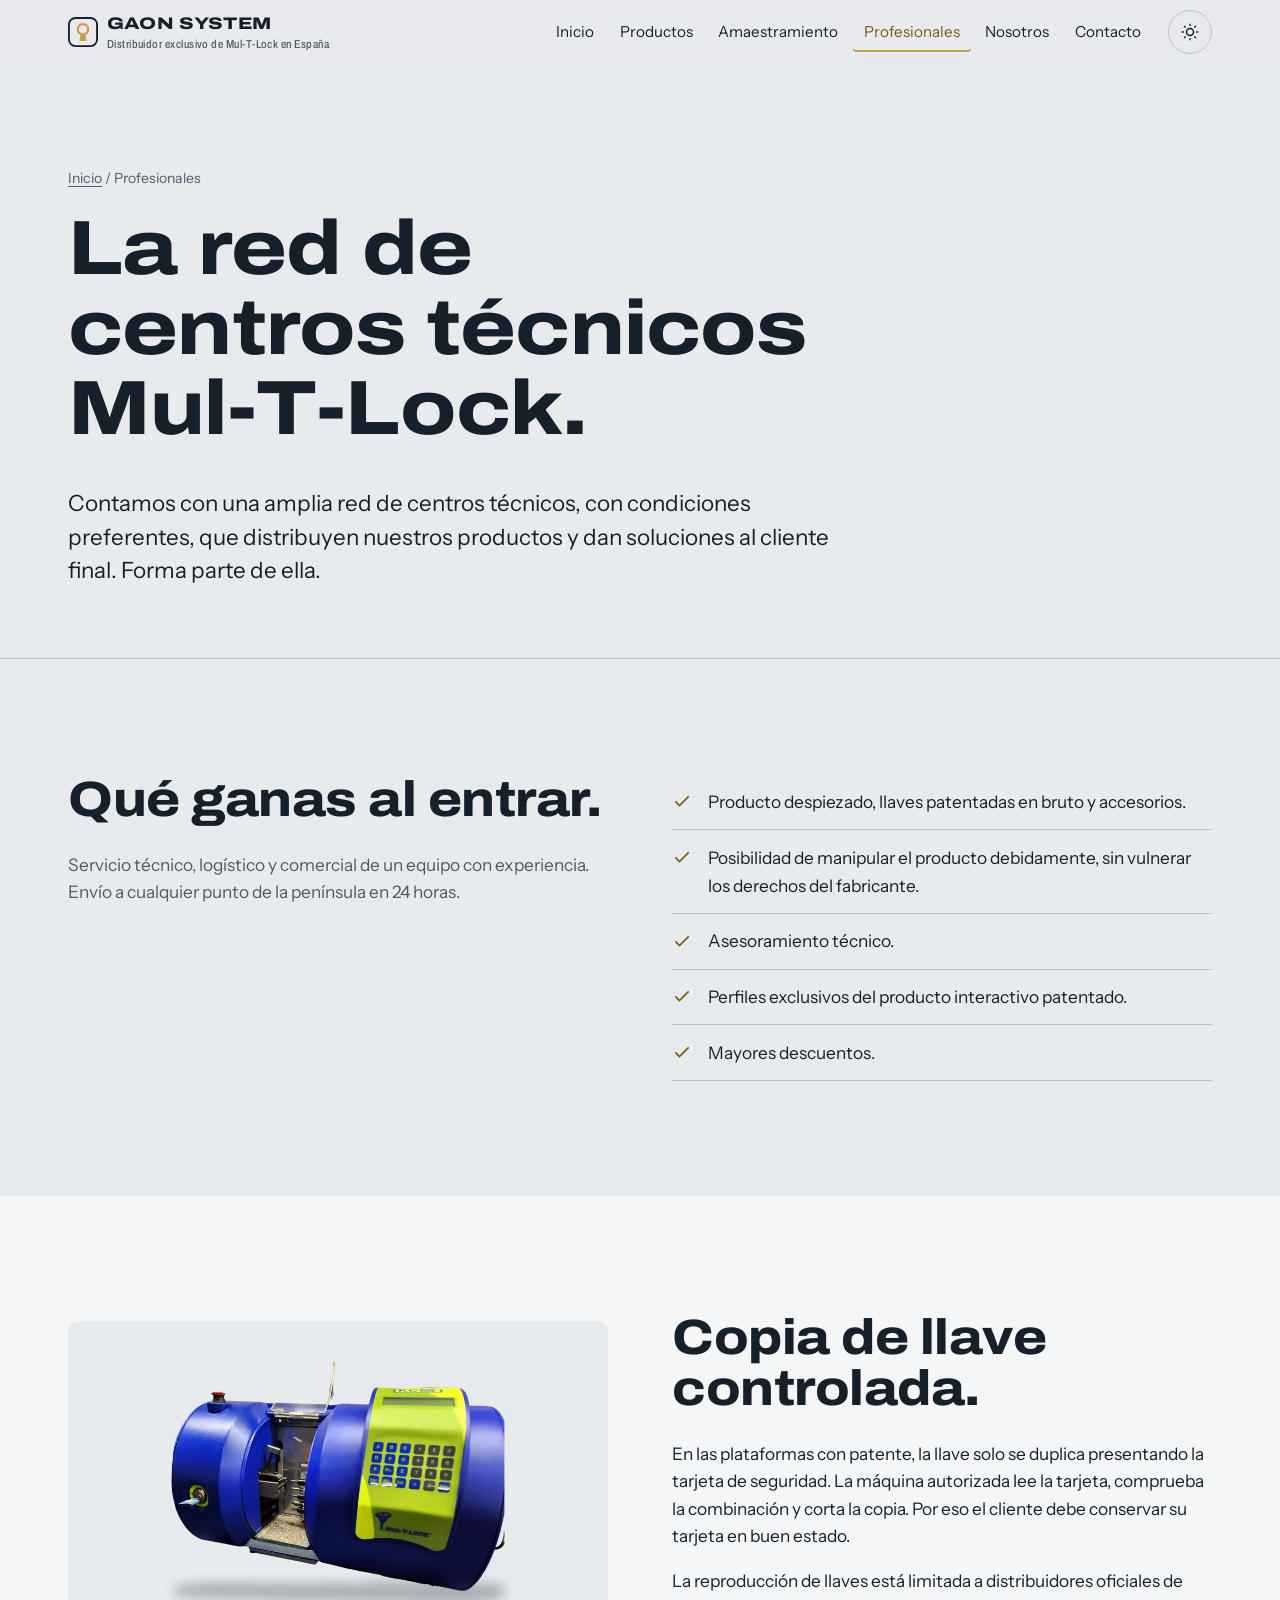
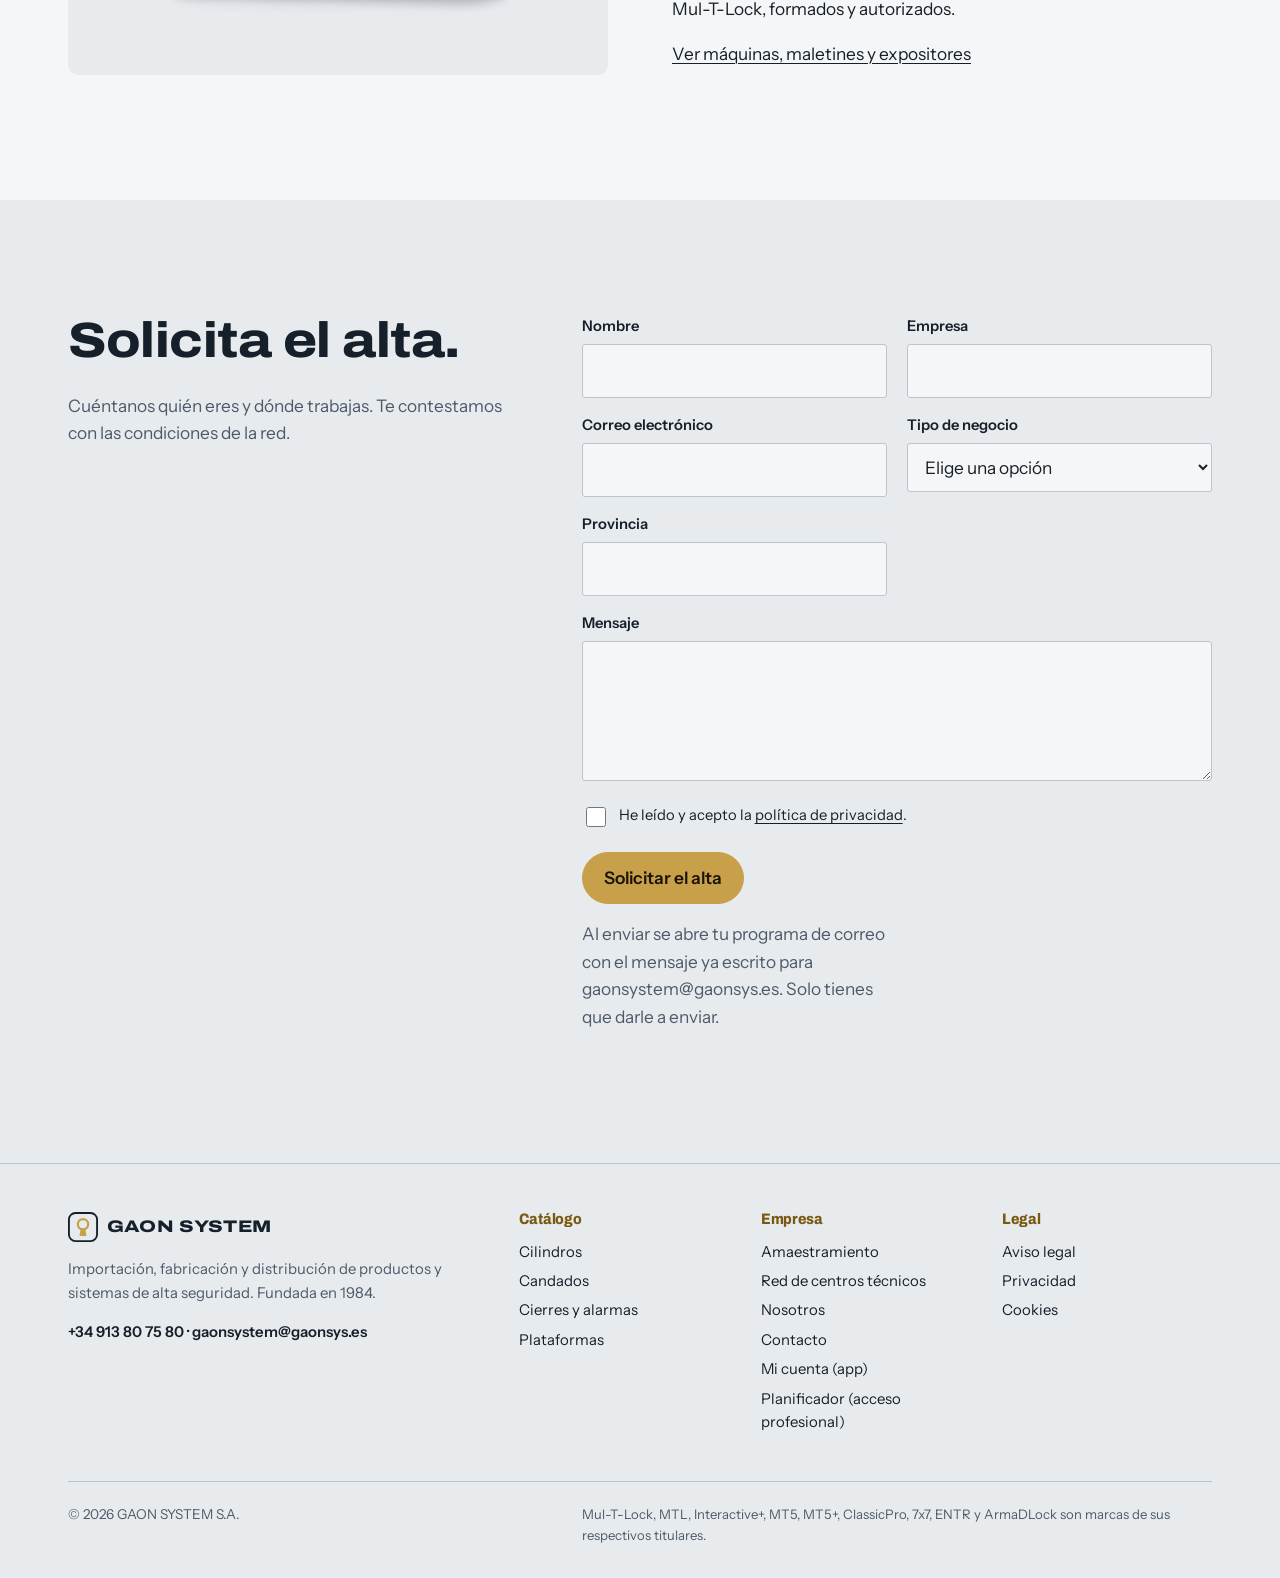
<file: profesionales.html>
<!doctype html>
<html lang="es" class="no-js">
<head>
<meta charset="utf-8">
<meta name="viewport" content="width=device-width, initial-scale=1">
<title>Centros técnicos y distribuidores · Gaon System</title>
<meta name="description" content="Únete a la red de centros técnicos Mul-T-Lock de Gaon System: producto despiezado, llaves patentadas en bruto, asesoramiento técnico y mejores descuentos.">
<meta name="robots" content="noindex, nofollow">
<meta name="theme-color" content="#1B2735">
<link rel="icon" href="img/favicon.svg" type="image/svg+xml">
<link rel="apple-touch-icon" href="img/apple-touch-icon.png">
<meta property="og:type" content="website">
<meta property="og:locale" content="es_ES">
<meta property="og:site_name" content="Gaon System">
<meta property="og:title" content="Centros técnicos y distribuidores · Gaon System">
<meta property="og:description" content="Únete a la red de centros técnicos Mul-T-Lock de Gaon System: producto despiezado, llaves patentadas en bruto, asesoramiento técnico y mejores descuentos.">
<meta property="og:image" content="https://blazecreativo.github.io/gaon/img/og.png">
<meta property="og:image:width" content="1200">
<meta property="og:image:height" content="630">
<meta name="twitter:card" content="summary_large_image">
<link rel="preload" href="fonts/archivo.woff2" as="font" type="font/woff2" crossorigin>
<link rel="preload" href="fonts/instrument.woff2" as="font" type="font/woff2" crossorigin>
<script>try{var t=localStorage.getItem("gaon-tema");if(t)document.documentElement.setAttribute("data-theme",t)}catch(e){}</script>
<link rel="stylesheet" href="css/site.css?v=0db2d415">
</head>
<body>
<a class="skip" href="#main">Saltar al contenido</a>
<header class="top">
  <div class="wrap">
    <a class="brand" href="index.html" aria-label="Gaon System, inicio"><svg viewBox="0 0 32 32" aria-hidden="true"><rect x="1" y="1" width="30" height="30" rx="7" fill="none" stroke="currentColor" stroke-width="2"/><circle cx="16" cy="13" r="5.5" fill="none" stroke="var(--brass-fill)" stroke-width="2.4"/><path d="M13.5 17.5h5l1.2 8h-7.4z" fill="var(--brass-fill)"/></svg><span>GAON SYSTEM<small>Distribuidor exclusivo de <span class="nw">Mul-T-Lock</span> en España</small></span></a>
    <nav class="nav" id="nav" aria-label="Principal"><a href="index.html">Inicio</a><a href="productos.html">Productos</a><a href="amaestramiento.html">Amaestramiento</a><a href="profesionales.html" aria-current="page">Profesionales</a><a href="nosotros.html">Nosotros</a><a href="contacto.html">Contacto</a></nav>
    <button class="icon-btn theme-btn" type="button" aria-label="Cambiar tema de color"><svg class="sun" viewBox="0 0 24 24" fill="none" stroke="currentColor" stroke-width="1.8" aria-hidden="true"><circle cx="12" cy="12" r="4.2"/><path d="M12 2v2.5M12 19.5V22M2 12h2.5M19.5 12H22M4.9 4.9l1.8 1.8M17.3 17.3l1.8 1.8M4.9 19.1l1.8-1.8M17.3 6.7l1.8-1.8"/></svg><svg class="moon" viewBox="0 0 24 24" fill="none" stroke="currentColor" stroke-width="1.8" aria-hidden="true"><path d="M20 14.5A8 8 0 0 1 9.5 4a8 8 0 1 0 10.5 10.5z"/></svg></button>
    <button class="icon-btn menu-btn" type="button" aria-controls="nav" aria-expanded="false" aria-label="Abrir menú"><svg viewBox="0 0 24 24" fill="none" stroke="currentColor" stroke-width="1.8" aria-hidden="true"><path d="M4 7h16M4 12h16M4 17h16"/></svg></button>
  </div>
</header>
<main id="main">

<section class="ph"><div class="wrap">
  <p class="crumbs"><a href="index.html">Inicio</a> / Profesionales</p>
  <h1>La red de centros técnicos <span class="nw">Mul-T-Lock</span>.</h1>
  <p class="lead">Contamos con una amplia red de centros técnicos, con condiciones preferentes, que distribuyen nuestros productos y dan soluciones al cliente final. Forma parte de ella.</p>
</div></section>
<section class="sec"><div class="wrap pro">
  <div><h2>Qué ganas al entrar.</h2><p class="muted">Servicio técnico, logístico y comercial de un equipo con experiencia. Envío a cualquier punto de la península en 24 horas.</p></div>
  <ul class="ticks">
    <li><svg viewBox="0 0 24 24" fill="none" stroke="currentColor" stroke-width="2" aria-hidden="true"><path d="M4 12.5l5 5L20 6.5"/></svg><span>Producto despiezado, llaves patentadas en bruto y accesorios.</span></li>
    <li><svg viewBox="0 0 24 24" fill="none" stroke="currentColor" stroke-width="2" aria-hidden="true"><path d="M4 12.5l5 5L20 6.5"/></svg><span>Posibilidad de manipular el producto debidamente, sin vulnerar los derechos del fabricante.</span></li>
    <li><svg viewBox="0 0 24 24" fill="none" stroke="currentColor" stroke-width="2" aria-hidden="true"><path d="M4 12.5l5 5L20 6.5"/></svg><span>Asesoramiento técnico.</span></li>
    <li><svg viewBox="0 0 24 24" fill="none" stroke="currentColor" stroke-width="2" aria-hidden="true"><path d="M4 12.5l5 5L20 6.5"/></svg><span>Perfiles exclusivos del producto interactivo patentado.</span></li>
    <li><svg viewBox="0 0 24 24" fill="none" stroke="currentColor" stroke-width="2" aria-hidden="true"><path d="M4 12.5l5 5L20 6.5"/></svg><span>Mayores descuentos.</span></li>
  </ul>
</div></section>
<section class="sec alt"><div class="wrap twin">
  <figure class="shot"><picture><source type="image/avif" srcset="img/kc5-480.avif 480w, img/kc5-960.avif 960w, img/kc5-1440.avif 1440w" sizes="(max-width: 820px) 100vw, 50vw"><img src="img/kc5-1440.webp" srcset="img/kc5-480.webp 480w, img/kc5-960.webp 960w, img/kc5-1440.webp 1440w" sizes="(max-width: 820px) 100vw, 50vw" alt="Duplicadora de llaves KC5 de Mul-T-Lock" loading="lazy" decoding="async" width="1440" height="900"></picture></figure>
  <div>
    <h2>Copia de llave controlada.</h2>
    <p>En las plataformas con patente, la llave solo se duplica presentando la tarjeta de seguridad. La máquina autorizada lee la tarjeta, comprueba la combinación y corta la copia. Por eso el cliente debe conservar su tarjeta en buen estado.</p>
    <p>La reproducción de llaves está limitada a distribuidores oficiales de <span class="nw">Mul-T-Lock</span>, formados y autorizados.</p>
    <p><a href="productos.html#profesional">Ver máquinas, maletines y expositores</a></p>
  </div>
</div></section>
<section class="sec" id="alta"><div class="wrap contact">
  <div><h2>Solicita el alta.</h2><p class="muted">Cuéntanos quién eres y dónde trabajas. Te contestamos con las condiciones de la red.</p>
</div>
  <form class="form" data-demo data-para="gaonsystem@gaonsys.es" data-asunto="Solicitud de alta como centro técnico" novalidate>
  <div><label for="f-nom">Nombre</label><input id="f-nom" name="nombre" autocomplete="name" required></div>
  <div><label for="f-emp">Empresa</label><input id="f-emp" name="empresa" autocomplete="organization" required></div>
  <div class=""><label for="f-mail">Correo electrónico</label><input id="f-mail" name="email" type="email" autocomplete="email" required></div>
  <div><label for="f-tipo">Tipo de negocio</label><select id="f-tipo" name="tipo" required><option value="">Elige una opción</option><option>Cerrajería</option><option>Ferretería</option><option>Distribuidor</option><option>Instalador</option><option>Otro</option></select></div><div><label for="f-prov">Provincia</label><input id="f-prov" name="provincia" autocomplete="address-level1" required></div>
  <div class="full"><label for="f-msg">Mensaje</label><textarea id="f-msg" name="mensaje" required></textarea></div>
  <div class="full"><label class="check"><input type="checkbox" required><span>He leído y acepto la <a href="privacidad.html">política de privacidad</a>.</span></label></div>
  <div class="full"><button class="btn solid" type="submit">Solicitar el alta</button></div>
  <p class="muted pl-small">Al enviar se abre tu programa de correo con el mensaje ya escrito para gaonsystem@gaonsys.es. Solo tienes que darle a enviar.</p>
  <p class="form-msg" tabindex="-1" role="status">Listo: revisa el correo que se ha abierto y envíalo. Si no se ha abierto, escríbenos a <a href="mailto:gaonsystem@gaonsys.es">gaonsystem@gaonsys.es</a> o llama al <a href="tel:+34913807580">+34 913 80 75 80</a>.</p>
</form>
</div></section>

</main>
<footer class="foot">
  <div class="wrap">
    <div class="grid">
      <div>
        <a class="brand" href="index.html"><svg viewBox="0 0 32 32" aria-hidden="true"><rect x="1" y="1" width="30" height="30" rx="7" fill="none" stroke="currentColor" stroke-width="2"/><circle cx="16" cy="13" r="5.5" fill="none" stroke="var(--brass-fill)" stroke-width="2.4"/><path d="M13.5 17.5h5l1.2 8h-7.4z" fill="var(--brass-fill)"/></svg><span>GAON SYSTEM</span></a>
        <p class="muted" style="margin-top:1rem">Importación, fabricación y distribución de productos y sistemas de alta seguridad. Fundada en 1984.</p>
        <p class="foot-tel"><a href="tel:+34913807580">+34 913 80 75 80</a> · <a href="mailto:gaonsystem@gaonsys.es">gaonsystem@gaonsys.es</a></p>
      </div>
      <div><h2 class="fh">Catálogo</h2><ul><li><a href="productos.html#cilindros">Cilindros</a></li><li><a href="productos.html#candados">Candados</a></li><li><a href="productos.html#cierres">Cierres y alarmas</a></li><li><a href="index.html#plataformas">Plataformas</a></li></ul></div>
      <div><h2 class="fh">Empresa</h2><ul><li><a href="amaestramiento.html">Amaestramiento</a></li><li><a href="profesionales.html">Red de centros técnicos</a></li><li><a href="nosotros.html">Nosotros</a></li><li><a href="contacto.html">Contacto</a></li><li><a href="mi-cuenta.html">Mi cuenta (app)</a></li><li><a href="planificador.html">Planificador (acceso profesional)</a></li></ul></div>
      <div><h2 class="fh">Legal</h2><ul><li><a href="aviso-legal.html">Aviso legal</a></li><li><a href="privacidad.html">Privacidad</a></li><li><a href="cookies.html">Cookies</a></li></ul></div>
    </div>
    <div class="legal-row"><span>© <span id="year">2026</span> GAON SYSTEM S.A.</span><span class="disc"><span class="nw">Mul-T-Lock</span>, MTL, Interactive+, MT5, MT5+, ClassicPro, 7x7, ENTR y ArmaDLock son marcas de sus respectivos titulares.</span></div>
  </div>
</footer>
<script src="js/site.js?v=0747fb52" defer></script>
</body>
</html>
</file>
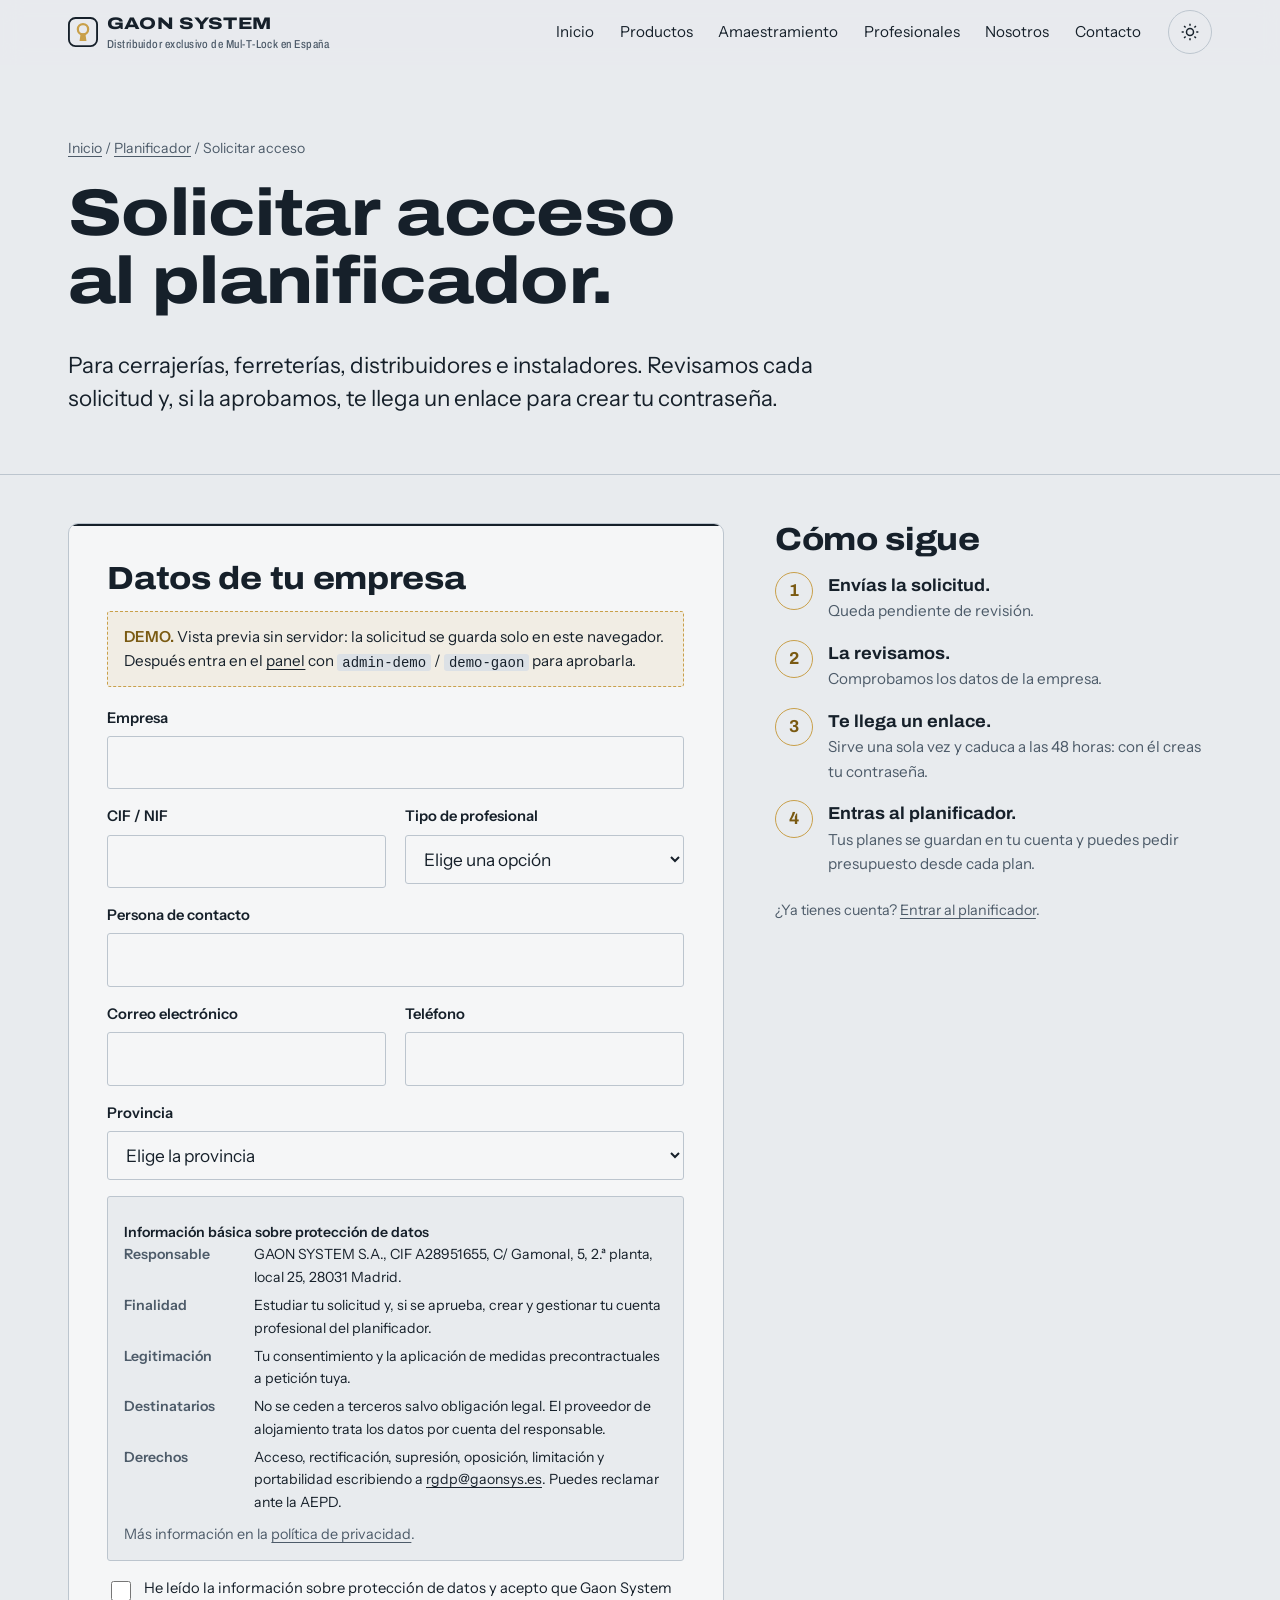
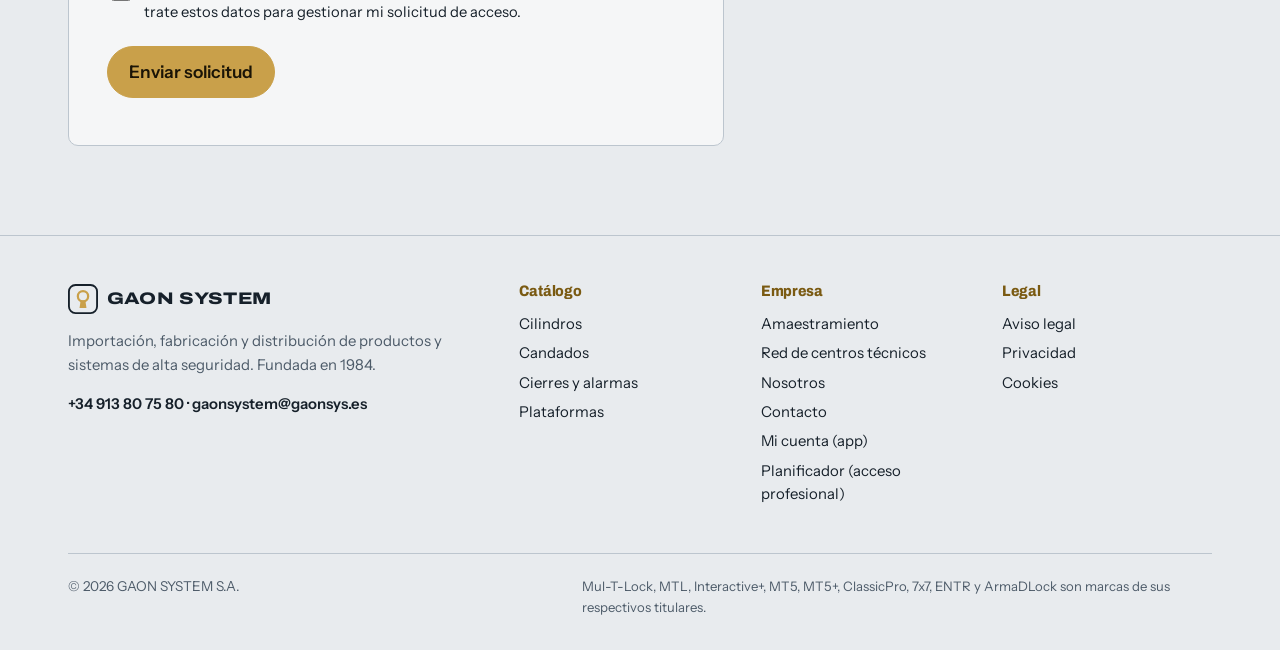
<file: solicitar-acceso.html>
<!doctype html>
<html lang="es" class="no-js">
<head>
<meta charset="utf-8">
<meta name="viewport" content="width=device-width, initial-scale=1">
<title>Solicitar acceso al planificador · Gaon System</title>
<meta name="description" content="Solicitud de acceso profesional al planificador de amaestramiento de Gaon System para cerrajeros, ferreterías, distribuidores e instaladores.">
<meta name="robots" content="noindex, nofollow, noarchive">
<meta name="theme-color" content="#1B2735">
<link rel="icon" href="img/favicon.svg" type="image/svg+xml">
<link rel="apple-touch-icon" href="img/apple-touch-icon.png">
<meta property="og:type" content="website">
<meta property="og:locale" content="es_ES">
<meta property="og:site_name" content="Gaon System">
<meta property="og:title" content="Solicitar acceso al planificador · Gaon System">
<meta property="og:description" content="Solicitud de acceso profesional al planificador de amaestramiento de Gaon System para cerrajeros, ferreterías, distribuidores e instaladores.">
<meta property="og:image" content="https://blazecreativo.github.io/gaon/img/og.png">
<meta property="og:image:width" content="1200">
<meta property="og:image:height" content="630">
<meta name="twitter:card" content="summary_large_image">
<link rel="preload" href="fonts/archivo.woff2" as="font" type="font/woff2" crossorigin>
<link rel="preload" href="fonts/instrument.woff2" as="font" type="font/woff2" crossorigin>
<script>try{var t=localStorage.getItem("gaon-tema");if(t)document.documentElement.setAttribute("data-theme",t)}catch(e){}</script>
<link rel="stylesheet" href="css/site.css?v=0db2d415">
<link rel="stylesheet" href="css/planificador.css?v=0d6a3518">
<link rel="stylesheet" href="css/cuentas.css?v=270135cd">
</head>
<body>
<a class="skip" href="#main">Saltar al contenido</a>
<header class="top">
  <div class="wrap">
    <a class="brand" href="index.html" aria-label="Gaon System, inicio"><svg viewBox="0 0 32 32" aria-hidden="true"><rect x="1" y="1" width="30" height="30" rx="7" fill="none" stroke="currentColor" stroke-width="2"/><circle cx="16" cy="13" r="5.5" fill="none" stroke="var(--brass-fill)" stroke-width="2.4"/><path d="M13.5 17.5h5l1.2 8h-7.4z" fill="var(--brass-fill)"/></svg><span>GAON SYSTEM<small>Distribuidor exclusivo de <span class="nw">Mul-T-Lock</span> en España</small></span></a>
    <nav class="nav" id="nav" aria-label="Principal"><a href="index.html">Inicio</a><a href="productos.html">Productos</a><a href="amaestramiento.html">Amaestramiento</a><a href="profesionales.html">Profesionales</a><a href="nosotros.html">Nosotros</a><a href="contacto.html">Contacto</a></nav>
    <button class="icon-btn theme-btn" type="button" aria-label="Cambiar tema de color"><svg class="sun" viewBox="0 0 24 24" fill="none" stroke="currentColor" stroke-width="1.8" aria-hidden="true"><circle cx="12" cy="12" r="4.2"/><path d="M12 2v2.5M12 19.5V22M2 12h2.5M19.5 12H22M4.9 4.9l1.8 1.8M17.3 17.3l1.8 1.8M4.9 19.1l1.8-1.8M17.3 6.7l1.8-1.8"/></svg><svg class="moon" viewBox="0 0 24 24" fill="none" stroke="currentColor" stroke-width="1.8" aria-hidden="true"><path d="M20 14.5A8 8 0 0 1 9.5 4a8 8 0 1 0 10.5 10.5z"/></svg></button>
    <button class="icon-btn menu-btn" type="button" aria-controls="nav" aria-expanded="false" aria-label="Abrir menú"><svg viewBox="0 0 24 24" fill="none" stroke="currentColor" stroke-width="1.8" aria-hidden="true"><path d="M4 7h16M4 12h16M4 17h16"/></svg></button>
  </div>
</header>
<main id="main">

<section class="ph pl-ph"><div class="wrap">
  <p class="crumbs"><a href="index.html">Inicio</a> / <a href="planificador.html">Planificador</a> / Solicitar acceso</p>
  <h1>Solicitar acceso al planificador.</h1>
  <p class="lead">Para cerrajerías, ferreterías, distribuidores e instaladores. Revisamos cada solicitud y, si la aprobamos, te llega un enlace para crear tu contraseña.</p>
</div></section>
<div class="wrap pl cu" id="cu-sol" data-api="">
<noscript><p class="pl-demo">Este formulario necesita JavaScript.</p></noscript>
<div class="cu-two">
  <section class="pl-card cu-form-card" aria-labelledby="sol-t">
    <h2 id="sol-t">Datos de tu empresa</h2>
    <div class="pl-demo" role="note"><b>DEMO.</b> Vista previa sin servidor: la solicitud se guarda solo en este navegador. Después entra en el <a href='admin.html'>panel</a> con <code>admin-demo</code> / <code>demo-gaon</code> para aprobarla.</div>
    <form class="form pl-form" id="f-sol" novalidate>
      <div class="full"><label for="s-empresa">Empresa</label><input id="s-empresa" name="empresa" autocomplete="organization" maxlength="120" required aria-describedby="e-empresa"><p class="cu-err" id="e-empresa"></p></div>
      <div><label for="s-cif">CIF / NIF</label><input id="s-cif" name="cif" autocomplete="off" autocapitalize="characters" spellcheck="false" maxlength="14" required aria-describedby="e-cif"><p class="cu-err" id="e-cif"></p></div>
      <div><label for="s-tipo">Tipo de profesional</label><select id="s-tipo" name="tipo" required aria-describedby="e-tipo"><option value="">Elige una opción</option><option value="cerrajero">Cerrajero</option><option value="distribuidor">Distribuidor</option><option value="instalador">Instalador</option><option value="ferreteria">Ferretería</option></select><p class="cu-err" id="e-tipo"></p></div>
      <div class="full"><label for="s-contacto">Persona de contacto</label><input id="s-contacto" name="contacto" autocomplete="name" maxlength="100" required aria-describedby="e-contacto"><p class="cu-err" id="e-contacto"></p></div>
      <div><label for="s-email">Correo electrónico</label><input id="s-email" name="email" type="email" autocomplete="email" maxlength="160" required aria-describedby="e-email"><p class="cu-err" id="e-email"></p></div>
      <div><label for="s-telefono">Teléfono</label><input id="s-telefono" name="telefono" type="tel" autocomplete="tel" inputmode="tel" maxlength="30" required aria-describedby="e-telefono"><p class="cu-err" id="e-telefono"></p></div>
      <div class="full"><label for="s-provincia">Provincia</label><select id="s-provincia" name="provincia" autocomplete="address-level1" required aria-describedby="e-provincia"><option value="">Elige la provincia</option><option>A Coruña</option><option>Álava</option><option>Albacete</option><option>Alicante</option><option>Almería</option><option>Asturias</option><option>Ávila</option><option>Badajoz</option><option>Barcelona</option><option>Burgos</option><option>Cáceres</option><option>Cádiz</option><option>Cantabria</option><option>Castellón</option><option>Ceuta</option><option>Ciudad Real</option><option>Córdoba</option><option>Cuenca</option><option>Girona</option><option>Granada</option><option>Guadalajara</option><option>Guipúzcoa</option><option>Huelva</option><option>Huesca</option><option>Illes Balears</option><option>Jaén</option><option>La Rioja</option><option>Las Palmas</option><option>León</option><option>Lleida</option><option>Lugo</option><option>Madrid</option><option>Málaga</option><option>Melilla</option><option>Murcia</option><option>Navarra</option><option>Ourense</option><option>Palencia</option><option>Pontevedra</option><option>Salamanca</option><option>Santa Cruz de Tenerife</option><option>Segovia</option><option>Sevilla</option><option>Soria</option><option>Tarragona</option><option>Teruel</option><option>Toledo</option><option>Valencia</option><option>Valladolid</option><option>Vizcaya</option><option>Zamora</option><option>Zaragoza</option><option>Andorra</option><option>Portugal</option></select><p class="cu-err" id="e-provincia"></p></div>
      <div class="cu-trampa" aria-hidden="true"><label for="s-web">No rellenar</label><input id="s-web" name="web" tabindex="-1" autocomplete="off"></div>
      <div class="full cu-rgpd" id="rgpd">
        <p class="cu-rgpd-t">Información básica sobre protección de datos</p>
        <dl>
          <div><dt>Responsable</dt><dd>GAON SYSTEM S.A., CIF A28951655, C/ Gamonal, 5, 2.ª planta, local 25, 28031 Madrid.</dd></div>
          <div><dt>Finalidad</dt><dd>Estudiar tu solicitud y, si se aprueba, crear y gestionar tu cuenta profesional del planificador.</dd></div>
          <div><dt>Legitimación</dt><dd>Tu consentimiento y la aplicación de medidas precontractuales a petición tuya.</dd></div>
          <div><dt>Destinatarios</dt><dd>No se ceden a terceros salvo obligación legal. El proveedor de alojamiento trata los datos por cuenta del responsable.</dd></div>
          <div><dt>Derechos</dt><dd>Acceso, rectificación, supresión, oposición, limitación y portabilidad escribiendo a <a href="mailto:rgdp@gaonsys.es">rgdp@gaonsys.es</a>. Puedes reclamar ante la AEPD.</dd></div>
        </dl>
        <p class="muted pl-small">Más información en la <a href="privacidad.html">política de privacidad</a>.</p>
      </div>
      <div class="full"><label class="check"><input type="checkbox" id="s-consentimiento" name="consentimiento" required aria-describedby="e-consentimiento"> He leído la información sobre protección de datos y acepto que Gaon System trate estos datos para gestionar mi solicitud de acceso.</label><p class="cu-err" id="e-consentimiento"></p></div>
      <div class="full"><button class="btn solid" type="submit">Enviar solicitud</button></div>
      <p class="form-msg" id="sol-msg" role="alert" tabindex="-1"></p>
    </form>
  </section>
  <aside class="cu-aside" aria-labelledby="sol-pasos">
    <h2 id="sol-pasos">Cómo sigue</h2>
    <ol class="cu-pasos">
      <li><b>Envías la solicitud.</b><span>Queda pendiente de revisión.</span></li>
      <li><b>La revisamos.</b><span>Comprobamos los datos de la empresa.</span></li>
      <li><b>Te llega un enlace.</b><span>Sirve una sola vez y caduca a las 48 horas: con él creas tu contraseña.</span></li>
      <li><b>Entras al planificador.</b><span>Tus planes se guardan en tu cuenta y puedes pedir presupuesto desde cada plan.</span></li>
    </ol>
    <p class="muted pl-small">¿Ya tienes cuenta? <a href="planificador.html">Entrar al planificador</a>.</p>
  </aside>
</div>
<section class="pl-card cu-hecho" id="sol-ok" hidden tabindex="-1" aria-labelledby="sol-ok-t">
  <h2 id="sol-ok-t">Solicitud enviada.</h2>
  <p>Gracias. La revisaremos y te escribiremos al correo que has indicado. Si la aprobamos, recibirás un enlace para crear tu contraseña.</p>
  <div class="pl-demo" role="note"><b>DEMO.</b> La solicitud está en este navegador. Abre el <a href='admin.html'>panel de administración</a> con <code>admin-demo</code> / <code>demo-gaon</code> para aprobarla y ver el enlace.</div>
  <p><a class="btn" href="planificador.html">Ir al planificador</a></p>
</section>
</div>

</main>
<footer class="foot">
  <div class="wrap">
    <div class="grid">
      <div>
        <a class="brand" href="index.html"><svg viewBox="0 0 32 32" aria-hidden="true"><rect x="1" y="1" width="30" height="30" rx="7" fill="none" stroke="currentColor" stroke-width="2"/><circle cx="16" cy="13" r="5.5" fill="none" stroke="var(--brass-fill)" stroke-width="2.4"/><path d="M13.5 17.5h5l1.2 8h-7.4z" fill="var(--brass-fill)"/></svg><span>GAON SYSTEM</span></a>
        <p class="muted" style="margin-top:1rem">Importación, fabricación y distribución de productos y sistemas de alta seguridad. Fundada en 1984.</p>
        <p class="foot-tel"><a href="tel:+34913807580">+34 913 80 75 80</a> · <a href="mailto:gaonsystem@gaonsys.es">gaonsystem@gaonsys.es</a></p>
      </div>
      <div><h2 class="fh">Catálogo</h2><ul><li><a href="productos.html#cilindros">Cilindros</a></li><li><a href="productos.html#candados">Candados</a></li><li><a href="productos.html#cierres">Cierres y alarmas</a></li><li><a href="index.html#plataformas">Plataformas</a></li></ul></div>
      <div><h2 class="fh">Empresa</h2><ul><li><a href="amaestramiento.html">Amaestramiento</a></li><li><a href="profesionales.html">Red de centros técnicos</a></li><li><a href="nosotros.html">Nosotros</a></li><li><a href="contacto.html">Contacto</a></li><li><a href="mi-cuenta.html">Mi cuenta (app)</a></li><li><a href="planificador.html">Planificador (acceso profesional)</a></li></ul></div>
      <div><h2 class="fh">Legal</h2><ul><li><a href="aviso-legal.html">Aviso legal</a></li><li><a href="privacidad.html">Privacidad</a></li><li><a href="cookies.html">Cookies</a></li></ul></div>
    </div>
    <div class="legal-row"><span>© <span id="year">2026</span> GAON SYSTEM S.A.</span><span class="disc"><span class="nw">Mul-T-Lock</span>, MTL, Interactive+, MT5, MT5+, ClassicPro, 7x7, ENTR y ArmaDLock son marcas de sus respectivos titulares.</span></div>
  </div>
</footer>
<script src="js/cuentas-nucleo.js?v=545844c0" defer></script>
<script src="js/cuentas.js?v=d64e7742" defer></script>
<script src="js/solicitud.js?v=3d7680e3" defer></script>
<script src="js/site.js?v=0747fb52" defer></script>
</body>
</html>
</file>
<file: css/site.css>
/* Gaon System · hoja de estilos única. Sin frameworks. */
@font-face{font-family:"Archivo";src:url(../fonts/archivo.woff2) format("woff2");font-weight:400 800;font-stretch:62% 125%;font-display:swap}
@font-face{font-family:"Instrument Sans";src:url(../fonts/instrument.woff2) format("woff2");font-weight:400 600;font-display:swap}

:root{
  --bg:#E8EBEE; --surface:#F5F6F7; --surface-2:#DCE1E6; --ink:#16202A; --muted:#4D5B69; --line:#BCC5CE;
  --brass:#7A5A12; --brass-fill:#C9A04A; --brass-soft:#E7D3A3; --steel:#8C98A5; --focus:#0B62C4;
  --body-fill:#C7CDD3; --body-hi:#E3E7EB; --body-lo:#A9B2BB; --body-stroke:#5E6B78; --plug-fill:#D9B865; --pin-fill:#EEF1F4; --pin-in:#B7C0C9; --driver:#9AA6B2;
  --p800:#2E9A3E; --p700:#C88A0E; --p600:#1A8CC0; --p500:#B2489F; --p400:#7D55BF; --p300:#D2582B; --p200:#6E7A86; --pcl:#B99510; --p77:#C23A31;
  --r-s:3px; --r-m:10px;
  --ff-d:"Archivo",system-ui,sans-serif; --ff-b:"Instrument Sans",system-ui,sans-serif;
  --step--1:clamp(.84rem,.8rem + .15vw,.9rem); --step-0:clamp(1rem,.96rem + .2vw,1.08rem); --step-1:clamp(1.2rem,1.1rem + .5vw,1.4rem);
  --step-2:clamp(1.5rem,1.3rem + 1vw,2rem); --step-3:clamp(2rem,1.6rem + 2vw,3.1rem); --step-4:clamp(2.5rem,1.7rem + 4.2vw,5.6rem);
  --gut:clamp(16px,4vw,48px); --max:1240px;
  color-scheme:light;
}
@media (prefers-color-scheme:dark){:root:not([data-theme="light"]){
  --bg:#1B2735; --surface:#223143; --surface-2:#2A3B4F; --ink:#E9EDF1; --muted:#A9B5C2; --line:#3A4C61;
  --brass:#DDB866; --brass-fill:#C9A04A; --brass-soft:#4A3F26; --steel:#7F8D9C; --focus:#7DB8FF;
  --body-fill:#3B4C60; --body-hi:#52667D; --body-lo:#2E3D4E; --body-stroke:#90A0B1; --plug-fill:#B89443; --pin-fill:#DDE3E9; --pin-in:#8796A6; --driver:#6E7E90;
  --p800:#4CC25C; --p700:#E9AE33; --p600:#3DB2E6; --p500:#D56DC2; --p400:#A383E3; --p300:#F07A4C; --p200:#9AA6B2; --pcl:#E2C23E; --p77:#EE6158;
  color-scheme:dark}}
:root[data-theme="dark"]{
  --bg:#1B2735; --surface:#223143; --surface-2:#2A3B4F; --ink:#E9EDF1; --muted:#A9B5C2; --line:#3A4C61;
  --brass:#DDB866; --brass-fill:#C9A04A; --brass-soft:#4A3F26; --steel:#7F8D9C; --focus:#7DB8FF;
  --body-fill:#3B4C60; --body-hi:#52667D; --body-lo:#2E3D4E; --body-stroke:#90A0B1; --plug-fill:#B89443; --pin-fill:#DDE3E9; --pin-in:#8796A6; --driver:#6E7E90;
  --p800:#4CC25C; --p700:#E9AE33; --p600:#3DB2E6; --p500:#D56DC2; --p400:#A383E3; --p300:#F07A4C; --p200:#9AA6B2; --pcl:#E2C23E; --p77:#EE6158;
  color-scheme:dark}

*,*::before,*::after{box-sizing:border-box}
html{-webkit-text-size-adjust:100%;scroll-padding-top:80px}
body{margin:0;background:var(--bg);color:var(--ink);font-family:var(--ff-b);font-size:var(--step-0);line-height:1.6;overflow-x:hidden;transition:background-color .3s,color .3s}
img,svg{display:block;max-width:100%}
img{height:auto}
a{color:inherit;text-decoration-thickness:1px;text-underline-offset:.2em}
a:hover{color:var(--brass)}
:focus-visible{outline:3px solid var(--focus);outline-offset:3px;border-radius:2px}
h1,h2,h3,h4{font-family:var(--ff-d);line-height:1.04;margin:0 0 .5em;font-weight:780;letter-spacing:-.01em;text-wrap:balance}
h1{font-size:var(--step-4);font-stretch:118%}
h2{font-size:var(--step-3);font-stretch:112%}
h3{font-size:var(--step-1);font-stretch:100%;font-weight:700}
p{margin:0 0 1em;max-width:66ch}
.skip{position:absolute;left:-999px;top:8px;background:var(--ink);color:var(--bg);padding:.6em 1em;z-index:100}
.skip:focus{left:8px}
.wrap{max-width:var(--max);margin:0 auto;padding:0 var(--gut)}
.muted{color:var(--muted)}
.lead{font-size:var(--step-1);line-height:1.5;max-width:52ch}
.sr{position:absolute;width:1px;height:1px;overflow:hidden;clip:rect(0 0 0 0);white-space:nowrap}

/* Cabecera */
.top{position:sticky;top:0;z-index:50;background:color-mix(in srgb,var(--bg) 86%,transparent);backdrop-filter:blur(10px);-webkit-backdrop-filter:blur(10px);border-bottom:1px solid transparent;transition:border-color .3s}
.top.scrolled{border-bottom-color:var(--line)}
.top .wrap{display:flex;align-items:center;gap:1rem;height:64px}
.brand{display:flex;align-items:center;gap:.55rem;text-decoration:none;font-family:var(--ff-d);font-weight:800;font-stretch:125%;font-size:1.05rem;letter-spacing:.02em;white-space:nowrap}
.brand svg{width:30px;height:30px;flex:none}
.brand small{display:block;font-weight:500;font-stretch:80%;font-size:.72rem;letter-spacing:.04em;color:var(--muted);margin-top:-3px}
.nav{margin-left:auto;display:flex;align-items:center;gap:.2rem}
.nav a{text-decoration:none;font-size:.95rem;padding:.5rem .7rem;border-radius:var(--r-s)}
.nav a[aria-current="page"]{color:var(--brass);box-shadow:inset 0 -2px 0 var(--brass-fill)}
.icon-btn{appearance:none;border:1px solid var(--line);background:transparent;color:var(--ink);width:44px;height:44px;border-radius:50%;display:grid;place-items:center;cursor:pointer;flex:none}
.icon-btn:hover{border-color:var(--brass-fill)}
.icon-btn svg{width:20px;height:20px}
.theme-btn .moon{display:none}
[data-mode="dark"] .theme-btn .sun{display:none}
[data-mode="dark"] .theme-btn .moon{display:block}
.menu-btn{display:none}
@media (max-width:1000px){
  .menu-btn{display:grid}
  .nav{position:fixed;inset:64px 0 auto 0;flex-direction:column;align-items:stretch;gap:0;background:var(--bg);border-bottom:1px solid var(--line);padding:.5rem var(--gut) 1.2rem;transform:translateY(-8px);opacity:0;visibility:hidden;transition:opacity .2s,transform .2s,visibility .2s}
  .nav.open{opacity:1;transform:none;visibility:visible}
  .nav a{padding:.85rem .2rem;border-bottom:1px solid var(--line);font-size:1.1rem}
  .nav a[aria-current="page"]{box-shadow:none}
  .top .theme-btn{margin-left:auto}
}

/* Botones */
.btn{display:inline-flex;align-items:center;gap:.6rem;min-height:48px;padding:.7rem 1.3rem;border-radius:999px;font-weight:600;text-decoration:none;border:1.5px solid var(--ink);color:var(--ink);background:transparent;cursor:pointer;font:inherit;font-weight:600;transition:background-color .2s,color .2s}
.btn:hover{background:var(--ink);color:var(--bg)}
.btn.solid{background:var(--brass-fill);border-color:var(--brass-fill);color:#1A1406}
.btn.solid:hover{background:var(--ink);border-color:var(--ink);color:var(--bg)}
.btn svg{width:18px;height:18px}

/* ESCENA del cilindro (portada) */
.scene{position:relative;height:420vh}
.stage{position:sticky;top:64px;height:calc(100svh - 64px);display:grid;grid-template-columns:minmax(0,9fr) minmax(0,11fr);align-items:center;gap:2.5rem;max-width:var(--max);margin:0 auto;padding:0 var(--gut);overflow:hidden}
.captions{position:relative;min-height:22rem}
.cap{position:absolute;inset:0 0 auto 0;opacity:0;transform:translateY(14px);transition:opacity .45s,transform .45s;pointer-events:none}
.cap.on{opacity:1;transform:none;pointer-events:auto}
.cap:first-child{position:relative}
.cap h1{margin-bottom:.35em;font-size:clamp(2.3rem,1.2rem + 2.6vw,3.6rem)}
.cap h2{font-size:var(--step-3)}
.cap .k{display:inline-block;font-family:var(--ff-d);font-stretch:75%;font-weight:600;color:var(--brass);font-size:var(--step-0);margin-bottom:.6rem}
.cap .acts{display:flex;flex-wrap:wrap;gap:.7rem;margin-top:1.4rem}
.facts{display:flex;flex-wrap:wrap;gap:.4rem 1.4rem;margin:1.2rem 0 0;padding:0;list-style:none;font-size:var(--step--1);color:var(--muted)}
.facts li{display:block}
.facts li::before{content:"";display:inline-block;width:7px;height:7px;border-radius:50%;background:var(--brass-fill);margin-right:.45rem;vertical-align:.12em}
.rig{position:relative;width:100%;aspect-ratio:4/3;max-height:calc(100svh - 120px);margin:0 auto}
.rig-3d,.rig picture,.rig img{position:absolute;inset:0;width:100%;height:100%}
.rig img{object-fit:contain}
.rig-3d{opacity:0;transition:opacity .7s ease}
.rig-3d canvas{display:block}
.rig.vivo .rig-3d{opacity:1}
.rig-poster{transition:opacity .7s ease}
.rig.vivo .rig-poster{opacity:0}
.rig-nota{position:absolute;left:0;right:0;text-align:center;bottom:14px;margin:0;font-size:.74rem;color:var(--muted);letter-spacing:.01em}
.progress{position:absolute;left:0;right:0;bottom:0;display:flex;gap:6px;justify-content:center}
.progress i{width:28px;height:2px;border-radius:1px;background:var(--line);transition:background-color .3s}
.progress i.on{background:var(--ink)}
.scroll-hint{display:inline-flex;align-items:center;gap:.5rem;color:var(--muted);font-size:var(--step--1);margin-top:1.6rem}
.scroll-hint svg{width:16px;height:16px}
@media (max-width:820px){
  .stage{grid-template-columns:1fr;grid-template-rows:minmax(0,27svh) auto;align-content:start;gap:.4rem;padding-top:.6rem;padding-bottom:1rem}
  .rig{order:-1;aspect-ratio:16/10;height:100%;min-height:0;max-height:27svh;margin-bottom:6px}
  .rig-nota{bottom:10px;font-size:.68rem}
  .scroll-hint{display:none}
  .cap .acts{margin-top:1rem}
  .facts{margin-top:.8rem}
  .captions{min-height:16.5rem}
  .cap h1{font-size:clamp(2.1rem,9vw,3rem)}
  .cap .lead{font-size:1.04rem}
  .progress{bottom:4px}
}
@media (min-width:821px) and (max-height:620px){
  .stage{grid-template-rows:minmax(0,1fr);align-items:start;padding-top:1rem;padding-bottom:1rem}
  .captions{min-height:0;max-height:100%;overflow-y:auto}
  .cap h1{font-size:clamp(1.8rem,1rem + 2.4vw,2.6rem)}
  .cap .lead{font-size:1rem;line-height:1.4}
  .cap .acts{margin-top:.8rem}
}
@media (prefers-reduced-motion:reduce){
  .scene{height:auto}
  .stage{position:relative;top:0;height:auto;padding-top:2rem;padding-bottom:2rem}
  .captions{min-height:0}
  .cap{position:relative;opacity:1;transform:none;margin-bottom:1.6rem;pointer-events:auto}
  .cap:not(:first-child) h2{font-size:var(--step-2)}
  .progress,.scroll-hint,.rig-3d{display:none}
  .rig{align-self:start;position:relative;top:auto}
  *,*::before,*::after{animation:none!important;transition:none!important;scroll-behavior:auto!important}
}
@media (prefers-reduced-motion:reduce) and (max-width:820px){
  .stage{grid-template-rows:auto auto;padding-top:.6rem}
  .rig{height:auto}
}

/* Secciones */
.sec{padding:clamp(4rem,9vw,8rem) 0}
.sec.alt{background:var(--surface)}
.sec-head{display:grid;grid-template-columns:minmax(0,7fr) minmax(0,5fr);gap:1.5rem 3rem;align-items:end;margin-bottom:clamp(2rem,5vw,3.5rem)}
.sec-head p{margin:0}
@media (max-width:820px){.sec-head{grid-template-columns:1fr}}

/* Escalera de plataformas */
.ladder{border-top:1px solid var(--line)}
.rung{border-bottom:1px solid var(--line)}
.rung summary{list-style:none;cursor:pointer;display:grid;grid-template-columns:10px minmax(7.5rem,1.1fr) minmax(0,1.3fr) minmax(0,2.6fr) 28px;align-items:center;gap:1.1rem;padding:1.15rem 0}
.rung summary::-webkit-details-marker{display:none}
.rung .sw{width:10px;height:46px;border-radius:2px;background:var(--c)}
.rung .nm{font-family:var(--ff-d);font-weight:800;font-stretch:118%;font-size:var(--step-2);line-height:1}
.rung .nm small{display:block;font-size:.8rem;font-weight:500;font-stretch:90%;color:var(--muted);margin-top:.3rem}
.rung .lvl{color:var(--muted)}
.pat{display:flex;align-items:center;gap:.8rem}
.pat .bar{position:relative;flex:1;height:8px;border-radius:4px;background:var(--surface-2);overflow:hidden}
.pat .bar i{position:absolute;inset:0 auto 0 0;width:calc(var(--w) * 1%);background:var(--c);border-radius:4px}
.pat b{font-family:var(--ff-d);font-stretch:110%;font-variant-numeric:tabular-nums;min-width:4.6ch;text-align:right;font-weight:700}
.pat b.na{font-weight:500;color:var(--muted);font-size:.9rem;min-width:9ch}
.rung .chev{width:22px;height:22px;transition:transform .3s;color:var(--muted)}
.rung[open] .chev{transform:rotate(45deg);color:var(--brass)}
.rung .det{display:grid;grid-template-columns:minmax(0,1fr) minmax(0,1fr);gap:1.5rem 3rem;padding:0 0 2rem calc(10px + 1.1rem)}
.rung .det ul{margin:0;padding-left:1.1rem}
.rung .det h3{font-size:1rem;font-stretch:90%;color:var(--brass);margin-bottom:.4rem}
.rung .det img{border-radius:var(--r-m);aspect-ratio:4/3;object-fit:cover;width:100%}
picture{display:contents}
.rung .det .pk{margin:0;justify-self:start;width:100%;max-width:420px;background:#fff;border:1px solid var(--line);border-radius:var(--r-m);overflow:hidden}
.rung .det .pk img{display:block;aspect-ratio:1/1;object-fit:contain;border-radius:0;height:auto}
.rung .det .pk figcaption{padding:0 .9rem .7rem;font-size:.78rem;color:#4A5663;text-align:right}
.legend{display:grid;grid-template-columns:10px minmax(7.5rem,1.1fr) minmax(0,1.3fr) minmax(0,2.6fr) 28px;gap:1.1rem;font-size:.8rem;color:var(--muted);margin:.6rem 0 0;font-variant-numeric:tabular-nums}
.legend .rng{display:flex;justify-content:space-between;padding-right:5.4ch}
@media (max-width:820px){.legend{grid-template-columns:8px minmax(0,1fr) 24px;gap:.9rem}.legend .lvl,.legend>span:first-child+span{display:none}}
@media (max-width:820px){
  .rung summary{grid-template-columns:8px minmax(0,1fr) 24px;gap:.25rem .9rem;padding:1rem 0}
  .rung .sw{grid-row:span 2;width:8px;height:100%}
  .rung .lvl{display:none}
  .rung .pat{grid-column:2;grid-row:2}
  .rung .chev{grid-column:3;grid-row:1/span 2}
  .rung .det{grid-template-columns:1fr;padding-left:calc(8px + .9rem)}
}

/* Mosaico de exposición */
.mosaic{display:grid;grid-template-columns:repeat(12,minmax(0,1fr));grid-auto-rows:clamp(120px,14vw,190px);gap:clamp(8px,1.2vw,16px)}
.mosaic figure{margin:0;position:relative;overflow:hidden;border-radius:var(--r-m);background:var(--surface-2)}
.mosaic img{width:100%;height:100%;object-fit:cover;transition:transform 1.2s cubic-bezier(.2,.7,.2,1)}
.mosaic figcaption{position:absolute;left:0;right:0;bottom:0;padding:1.6rem .9rem .7rem;font-size:.85rem;color:#fff;background:linear-gradient(transparent,rgba(10,16,24,.78))}
.m1{grid-column:1/6;grid-row:span 3}.m2{grid-column:6/10;grid-row:span 2}.m3{grid-column:10/13;grid-row:span 2}.m4{grid-column:6/9;grid-row:span 1}.m5{grid-column:9/13;grid-row:span 1}.m6{grid-column:1/5;grid-row:span 2}.m2 img{object-position:18% 50%}.m7{grid-column:5/9;grid-row:span 2}.m8{grid-column:9/13;grid-row:span 2}
@media (max-width:820px){.mosaic{grid-template-columns:repeat(2,minmax(0,1fr));grid-auto-rows:150px}.m1{grid-column:1/3;grid-row:span 2}.m2,.m3,.m4,.m5,.m6,.m7,.m8{grid-column:auto;grid-row:span 1}.m2,.m7,.m8{grid-row:span 2}}

/* Gama sin fondo */
.gama{display:grid;grid-template-columns:repeat(3,minmax(0,1fr));gap:clamp(10px,1.4vw,18px)}
.gama a{display:block;text-decoration:none;color:var(--ink);background:var(--bg);border-radius:var(--r-m);padding:1rem 1rem 1.1rem}
.gama a:last-child{grid-column:span 2}
.gama figure{margin:0;aspect-ratio:16/10}
.gama a:last-child figure{aspect-ratio:32/10}
.gama img{width:100%;height:100%;object-fit:contain}
.gama span{display:block;font-family:var(--ff-d);font-weight:600;font-stretch:95%;margin-top:.4rem}
.gama a:hover span{text-decoration:underline;text-underline-offset:.2em}
@media (max-width:820px){.gama{grid-template-columns:repeat(2,minmax(0,1fr))}.gama a{padding:.6rem .6rem .8rem}.gama span{font-size:.92rem}}
.shot{margin:0;background:var(--surface);border-radius:var(--r-m);padding:clamp(.6rem,2vw,1.4rem)}
.sec.alt .shot{background:var(--bg)}
.shot img{width:100%;height:auto;border-radius:0}

/* Soluciones */
.sol{display:grid;grid-template-columns:repeat(4,minmax(0,1fr));gap:0;border-top:2px solid var(--ink)}
.sol a{display:block;padding:1.4rem 1.4rem 1.6rem 0;text-decoration:none;border-right:1px solid var(--line);margin-right:1.4rem}
.sol a:last-child{border-right:0;margin-right:0}
.sol h3{font-size:var(--step-1)}
.sol p{color:var(--muted);font-size:.97rem;margin:0}
.sol .num{display:block;font-family:var(--ff-d);font-size:.82rem;font-weight:600;letter-spacing:.06em;color:var(--muted);margin-bottom:.9rem}
@media (max-width:900px){.sol{grid-template-columns:1fr 1fr}.sol a:nth-child(2){border-right:0;margin-right:0}.sol a{border-bottom:1px solid var(--line)}}
@media (max-width:520px){.sol{grid-template-columns:1fr}.sol a{border-right:0;margin-right:0}}

/* Banda profesionales */
.pro{display:grid;grid-template-columns:minmax(0,6fr) minmax(0,6fr);gap:2rem 4rem;align-items:start}
.ticks{list-style:none;padding:0;margin:0}
.ticks li{display:grid;grid-template-columns:26px 1fr;gap:.6rem;padding:.85rem 0;border-bottom:1px solid var(--line)}
.ticks li svg{width:20px;height:20px;color:var(--brass);margin-top:.2rem}
@media (max-width:820px){.pro{grid-template-columns:1fr}}

/* Cabecera de página interior */
.ph{padding:clamp(3rem,8vw,6.5rem) 0 clamp(2rem,4vw,3rem);border-bottom:1px solid var(--line)}
.ph h1{font-size:clamp(2.4rem,1.6rem + 4vw,5rem);max-width:16ch}
.crumbs{font-size:.88rem;color:var(--muted);margin-bottom:1.2rem}
.crumbs a{color:var(--muted)}

/* Productos */
.filter{position:sticky;top:64px;z-index:20;background:var(--bg);padding:.9rem 0;border-bottom:1px solid var(--line)}
.filter .row{display:flex;gap:.5rem;overflow-x:auto;scrollbar-width:none;padding-bottom:2px}
.filter .row::-webkit-scrollbar{display:none}
.chip{appearance:none;flex:none;min-height:40px;padding:.4rem .95rem;border-radius:999px;border:1.5px solid var(--line);background:transparent;color:var(--ink);font:inherit;font-size:.92rem;font-weight:600;cursor:pointer;display:inline-flex;align-items:center;gap:.45rem}
.chip i{width:9px;height:9px;border-radius:50%;background:var(--c,var(--ink))}
.chip[aria-pressed="true"]{border-color:var(--ink);background:var(--ink);color:var(--bg)}
.filter .count{font-size:.86rem;color:var(--muted);margin:.5rem 0 0}
.fam{padding:clamp(2.5rem,6vw,4.5rem) 0 0}
.fam>header{display:grid;grid-template-columns:minmax(0,5fr) minmax(0,7fr);gap:1rem 3rem;align-items:end;margin-bottom:1.4rem}
.fam>header p{margin:0;color:var(--muted)}
@media (max-width:820px){.fam>header{grid-template-columns:1fr}}
.spec{border-top:2px solid var(--ink)}
.item{border-bottom:1px solid var(--line)}
.item[hidden]{display:none}
.item summary{list-style:none;cursor:pointer;display:grid;grid-template-columns:minmax(0,1.2fr) minmax(0,2fr) 8.4rem 22px;gap:1rem;align-items:center;padding:1.05rem 0}
.item summary::after{content:"";width:14px;height:14px;justify-self:end;background:linear-gradient(currentColor,currentColor) center/100% 1.6px no-repeat,linear-gradient(currentColor,currentColor) center/1.6px 100% no-repeat;color:var(--muted);transition:transform .3s,color .3s}
.item[open] summary::after{transform:rotate(45deg);color:var(--brass)}
.item summary:hover .t{color:var(--brass)}
.item summary::-webkit-details-marker{display:none}
.item .t{font-family:var(--ff-d);font-weight:750;font-stretch:105%;font-size:1.16rem}
.item .t em{font-style:normal;font-family:var(--ff-b);font-weight:600;font-size:.72rem;color:#1A1406;background:var(--brass-fill);padding:.12rem .45rem;border-radius:999px;margin-left:.5rem;vertical-align:.2em}
.item .a{color:var(--muted);font-size:.95rem}
.dots{display:flex;flex-wrap:wrap;gap:4px;justify-content:flex-end}
.dots i{width:10px;height:10px;border-radius:50%;background:var(--c);display:block}
.item .body{display:grid;grid-template-columns:repeat(3,minmax(0,1fr));gap:1rem 2rem;padding:0 0 1.6rem;font-size:.95rem}
.item dl{margin:0}
.item dt{font-family:var(--ff-d);font-stretch:85%;font-weight:650;color:var(--brass);font-size:.88rem}
.item dd{margin:0 0 .8rem}
.item .body.has-ph{grid-template-columns:minmax(0,1.25fr) repeat(3,minmax(0,1fr))}
.ph-it{margin:0}
.ph-it img{display:block;width:100%;height:auto;aspect-ratio:4/3;object-fit:cover;border-radius:var(--r-m)}
@media (max-width:820px){.item summary{grid-template-columns:minmax(0,1fr) auto 22px}.item .a{grid-column:1/-1;grid-row:2}.item .body,.item .body.has-ph{grid-template-columns:1fr}.ph-it{max-width:520px}}
.empty{padding:1.5rem 0;color:var(--muted)}

/* Amaestramiento */
.twin{display:grid;grid-template-columns:minmax(0,6fr) minmax(0,6fr);gap:2rem 4rem;align-items:center}
.flipkey{position:relative;aspect-ratio:16/10;background:var(--bg);border-radius:var(--r-m);max-width:560px;width:100%}
.flipkey .cara{position:absolute;inset:0;margin:0;opacity:0;transition:opacity .45s ease}
.flipkey .cara.on{opacity:1}
.flipkey img{width:100%;height:100%;object-fit:contain}
@media (max-width:820px){.twin{grid-template-columns:1fr}}
.cols3{display:grid;grid-template-columns:repeat(3,minmax(0,1fr));gap:2rem 3rem}
.cols3>div{border-top:2px solid var(--ink);padding-top:1.2rem}
@media (max-width:820px){.cols3{grid-template-columns:1fr}}

/* Nosotros */
.story{display:grid;grid-template-columns:minmax(0,5fr) minmax(0,7fr);gap:2rem 4rem;align-items:start}
.story figure{margin:0}
.story img{border-radius:var(--r-m);width:100%}
.story figcaption{font-size:.85rem;color:var(--muted);margin-top:.5rem}
.big-year{font-family:var(--ff-d);font-weight:700;font-stretch:100%;font-size:clamp(3.4rem,2rem + 5vw,7rem);line-height:.9;color:var(--ink);letter-spacing:-.02em;margin:0 0 1rem}
@media (max-width:820px){.story{grid-template-columns:1fr}}
.norms{display:flex;flex-wrap:wrap;gap:.5rem;padding:0;margin:1rem 0;list-style:none}
.norms li{border:1.5px solid var(--line);border-radius:var(--r-s);padding:.3rem .7rem;font-family:var(--ff-d);font-weight:650;font-stretch:90%}

/* Formularios y contacto */
.form{display:grid;grid-template-columns:1fr 1fr;gap:1rem 1.2rem}
.form .full{grid-column:1/-1}
.form label{display:block;font-weight:600;font-size:.92rem;margin-bottom:.35rem}
.form input,.form select,.form textarea{width:100%;font:inherit;color:var(--ink);background:var(--surface);border:1.5px solid var(--line);border-radius:var(--r-s);padding:.75rem .85rem;min-height:48px}
.form textarea{min-height:140px;resize:vertical}
.form input:focus,.form select:focus,.form textarea:focus{border-color:var(--focus);outline:none;box-shadow:0 0 0 3px color-mix(in srgb,var(--focus) 30%,transparent)}
.form .check{display:flex;gap:.6rem;align-items:flex-start;font-weight:400;font-size:.92rem}
.form .check input{width:20px;min-height:20px;height:20px;margin-top:.2rem;flex:none}
.form-msg{grid-column:1/-1;padding:.9rem 1rem;border-radius:var(--r-s);border:1.5px dashed var(--brass-fill);display:none}
.form-msg.on{display:block}
@media (max-width:620px){.form{grid-template-columns:1fr}}
.contact{display:grid;grid-template-columns:minmax(0,5fr) minmax(0,7fr);gap:2rem 4rem}
.cdata{list-style:none;padding:0;margin:0}
.cdata li{padding:1rem 0;border-bottom:1px solid var(--line)}
.cdata b{display:block;font-family:var(--ff-d);font-stretch:90%;color:var(--brass);font-size:.9rem}
.cdata li>span{display:block}
.cdata a{overflow-wrap:anywhere}
.pend{display:inline-block;font-size:.82rem;font-weight:500;font-style:italic;color:var(--muted);border:1px dashed var(--line);border-radius:var(--r-s);padding:.05rem .5rem;white-space:nowrap}
@media (max-width:820px){.contact{grid-template-columns:1fr}}

/* Legal */
.legal{max-width:72ch}
.legal h2{font-size:var(--step-2);margin-top:2.2rem}
.legal table{border-collapse:collapse;width:100%;font-size:.95rem}
.legal td,.legal th{border-bottom:1px solid var(--line);padding:.6rem .4rem;text-align:left;vertical-align:top}

/* Pie */
.foot{border-top:1px solid var(--line);padding:3rem 0 2rem;margin-top:0;font-size:.93rem}
.foot .grid{display:grid;grid-template-columns:minmax(0,4fr) repeat(3,minmax(0,2fr));gap:2rem}
.foot .fh{font-size:.95rem;font-stretch:90%;color:var(--brass);margin-bottom:.8rem}
.foot ul{list-style:none;margin:0;padding:0}
.foot li{margin:.35rem 0}
.foot a{text-decoration:none}
.foot a:hover{text-decoration:underline}
.foot-tel{margin-top:.6rem;font-weight:600;overflow-wrap:anywhere}
.foot .legal-row{display:flex;flex-wrap:wrap;gap:.5rem 1.4rem;justify-content:space-between;margin-top:2.5rem;padding-top:1.4rem;border-top:1px solid var(--line);color:var(--muted);font-size:.85rem}
.foot .disc{color:var(--muted);font-size:.82rem;max-width:70ch}
@media (max-width:820px){.foot .grid{grid-template-columns:1fr 1fr}.foot .grid>div:first-child{grid-column:1/-1}}

/* Aparición al hacer scroll: solo una vez, solo bloques grandes */
.rv{opacity:0;transform:translateY(12px);transition:opacity .7s cubic-bezier(.2,.7,.2,1),transform .7s cubic-bezier(.2,.7,.2,1)}
.rv.in{opacity:1;transform:none}
.no-js .rv{opacity:1;transform:none}
@media (prefers-reduced-motion:reduce){.rv{opacity:1;transform:none}}
@media (max-width:520px){.brand small{display:none}.brand{min-width:0}.top .wrap{gap:.6rem}}

.nw{white-space:nowrap}

/* Dianas táctiles de 44 px en pantallas táctiles */
@media (pointer:coarse){
  .btn.sm,.chip{min-height:44px}
  .foot li{margin:0}
  .foot ul a{display:inline-block;padding:.6rem 0}
  .crumbs a{display:inline-block;padding:.7rem 0;margin:-.7rem 0}
  .form .check{min-height:44px;align-items:center}
  .form .check input{width:24px;height:24px;min-height:24px;margin-top:0}
}
/* 404 */
.nf{min-height:70vh;display:flex;align-items:center}
.nf-code{font-family:var(--ff-d);font-weight:800;font-stretch:125%;font-size:clamp(5rem,4rem + 8vw,11rem);line-height:.9;margin:0 0 1rem;color:transparent;-webkit-text-stroke:1.5px var(--brass)}
.nf-acts{display:flex;flex-wrap:wrap;gap:.7rem;margin-top:1.8rem}
</file>
<file: css/planificador.css>
/* Gaon System · planificador de amaestramiento (área privada). Usa los tokens de site.css. */
:root{--x:#C8281E;--x-soft:#F6D9D6;--ok:#2E7D3E}
@media (prefers-color-scheme:dark){:root:not([data-theme="light"]){--x:#FF6B5E;--x-soft:#4A2A2B;--ok:#5CC46C}}
:root[data-theme="dark"]{--x:#FF6B5E;--x-soft:#4A2A2B;--ok:#5CC46C}

.pl-ph{padding:clamp(2rem,6vw,4.5rem) 0 clamp(1.5rem,3vw,2.2rem)}
.pl-ph h1{font-size:clamp(2.1rem,1.4rem + 3.4vw,4.2rem);max-width:18ch;transition:font-size .3s}
.pl-ed .pl-ph{padding:1.4rem 0 1rem}
.pl-ed .pl-ph h1{font-size:clamp(1.5rem,1.2rem + 1.2vw,2.1rem);margin:0}
.pl-ed .pl-ph .lead{display:none}
.pl{min-height:min(760px,85vh);padding-top:clamp(1.5rem,4vw,3rem);padding-bottom:clamp(3rem,7vw,6rem)}
.pl-view[hidden],.pl-panel[hidden]{display:none!important}
.pl-view{animation:plIn .5s cubic-bezier(.2,.7,.2,1) both}
@keyframes plIn{from{opacity:0;transform:translateY(6px)}}
.pl-small{font-size:.9rem}
.pl-empty{color:var(--muted);font-size:.95rem;padding:.6rem 0}
.btn.sm{min-height:40px;padding:.4rem .95rem;font-size:.92rem;gap:.45rem}
.btn.sm svg{width:16px;height:16px}
.btn.warn{border-color:var(--x);color:var(--x)}
.btn:disabled{opacity:.45;cursor:not-allowed}
.btn:disabled:hover{background:transparent;color:var(--ink)}
.btn.solid:disabled:hover{background:var(--brass-fill);color:#1A1406}
.icon-btn:disabled{opacity:.4;cursor:not-allowed}
code{font-size:.92em;background:var(--surface-2);padding:.05em .35em;border-radius:var(--r-s)}

/* Acceso */
.pl-login{display:grid;justify-items:start}
.pl-card{width:100%;max-width:520px;background:var(--surface);border:1px solid var(--line);border-radius:var(--r-m);padding:clamp(1.3rem,4vw,2.4rem);position:relative;overflow:hidden}
.pl-card::before{content:"";position:absolute;inset:0 0 auto 0;height:2px;background:var(--ink)}
@keyframes plBar{from{transform:scaleX(0)}}
.pl-card h2{font-size:var(--step-2)}
.pl-form{grid-template-columns:1fr 1fr}
.pl-form .full{grid-column:1/-1}
.pl-form .full .btn{margin:0 .5rem .5rem 0}
.pl-demo{border:1.5px dashed var(--brass-fill);background:color-mix(in srgb,var(--brass-fill) 10%,transparent);border-radius:var(--r-s);padding:.8rem 1rem;margin:0 0 1.2rem;font-size:.95rem}
.pl-demo b{color:var(--brass)}
.form .form-msg.on{border-color:var(--x);color:var(--ink)}

/* Barras */
.pl-bar{display:flex;align-items:center;gap:.6rem 1rem;flex-wrap:wrap;margin-bottom:1.2rem}
.pl-bar h2{font-size:var(--step-2);margin:0;flex:1 1 12rem;min-width:0;overflow-wrap:anywhere}
.pl-who{color:var(--muted);font-size:.92rem}
.pl-save{font-size:.85rem;color:var(--muted)}
.pl-save.err{color:var(--x);font-weight:600}
.pl-acts{display:flex;flex-wrap:wrap;gap:.7rem;margin-bottom:1.6rem}

/* Lista de planes */
.pl-list{list-style:none;margin:0;padding:0;border-top:2px solid var(--ink)}
.pl-item{display:flex;align-items:center;gap:.6rem 1rem;flex-wrap:wrap;border-bottom:1px solid var(--line);padding:.9rem 0;animation:plIn .45s cubic-bezier(.2,.7,.2,1) both}
.pl-item a{flex:1 1 16rem;text-decoration:none;display:grid;gap:.1rem;min-width:0}
.pl-item a b{font-family:var(--ff-d);font-stretch:105%;font-size:1.18rem}
.pl-item a span{color:var(--muted);font-size:.93rem}
.pl-item a small{color:var(--muted);font-size:.82rem}
.pl-item a:hover b{color:var(--brass)}
.pl-item-acts{display:flex;gap:.5rem}

/* Datos del proyecto */
.pl-meta{border:1px solid var(--line);border-radius:var(--r-m);background:var(--surface);margin-bottom:1rem}
.pl-meta summary{cursor:pointer;padding:.9rem 1.1rem;font-family:var(--ff-d);font-weight:700;font-stretch:100%}
.pl-meta>.form{padding:0 1.1rem 1.1rem;grid-template-columns:repeat(3,minmax(0,1fr))}
.pl-meta textarea{min-height:64px}
.pl-mk{display:flex;flex-direction:column;justify-content:flex-end;gap:.4rem}
.pl-mk .check{margin:0}
.pl-mk-row{display:grid;grid-template-columns:1fr 5.5rem;gap:.5rem}
@media (max-width:900px){.pl-meta>.form{grid-template-columns:1fr 1fr}}
@media (max-width:620px){.pl-meta>.form,.pl-form{grid-template-columns:minmax(0,1fr)}}

/* Resumen fijo */
.pl-sum{position:sticky;top:64px;z-index:15;display:flex;gap:.35rem 1.1rem;flex-wrap:wrap;align-items:center;padding:.6rem 0;background:color-mix(in srgb,var(--bg) 92%,transparent);backdrop-filter:blur(8px);-webkit-backdrop-filter:blur(8px);border-bottom:1px solid var(--line);font-size:.9rem;color:var(--muted);margin-bottom:1rem}
.pl-sum b{font-family:var(--ff-d);font-stretch:110%;color:var(--ink);font-size:1.05rem;font-variant-numeric:tabular-nums}
.pl-sum a{margin-left:auto;text-decoration:none;border-radius:999px;padding:.15rem .7rem;border:1.5px solid var(--line)}
.pl-sum a.warn{border-color:var(--x);color:var(--x)}
.pl-sum a.warn b{color:var(--x)}
.pl-sum a.ok{border-color:var(--ok);color:var(--ok)}
.pl-sum a.ok b{color:var(--ok)}

/* Pestañas */
.pl-tabs{display:flex;gap:.3rem;border-bottom:2px solid var(--ink);margin-top:.5rem;overflow-x:auto;scrollbar-width:none}
.pl-tabs [role=tab]{appearance:none;border:0;background:transparent;font:inherit;font-weight:600;color:var(--muted);padding:.75rem 1.1rem;min-height:48px;cursor:pointer;border-radius:var(--r-s) var(--r-s) 0 0;position:relative;flex:none}
.pl-tabs [role=tab]::after{content:"";position:absolute;left:.6rem;right:.6rem;bottom:-2px;height:4px;background:var(--brass-fill);transform:scaleX(0);transition:transform .3s cubic-bezier(.2,.7,.2,1)}
.pl-tabs [role=tab][aria-selected=true]{color:var(--ink)}
.pl-tabs [role=tab][aria-selected=true]::after{transform:none}
.pl-tabs [role=tab]:hover{color:var(--ink)}
.pl-panel{padding:1.4rem 0 .6rem;animation:plIn .35s cubic-bezier(.2,.7,.2,1) both}
.pl-panel h3,.pl-res h3{font-size:1.1rem;font-stretch:100%;margin:1.2rem 0 .6rem}
.pl-two{display:grid;grid-template-columns:minmax(0,1fr) minmax(0,1fr);gap:1.2rem 2.5rem;align-items:start}
.pl-two h3{margin-top:0}
@media (max-width:820px){.pl-two{grid-template-columns:minmax(0,1fr)}}
.pl-row{display:flex;flex-wrap:wrap;gap:.6rem}
.pl-file{position:relative;cursor:pointer}
.pl-file:focus-within{outline:3px solid var(--focus);outline-offset:3px}
.pl-help p{font-size:.95rem}

/* Tablas de edición */
.pl-scroll{position:relative;overflow-x:auto;max-width:100%;-webkit-overflow-scrolling:touch}
.pl-t{width:100%;border-collapse:collapse;font-size:.95rem;margin-bottom:.7rem}
.pl-t th{text-align:left;font-family:var(--ff-d);font-stretch:88%;font-weight:650;color:var(--brass);font-size:.85rem;padding:.3rem .35rem;border-bottom:1.5px solid var(--ink)}
.pl-t td{padding:.25rem .3rem;border-bottom:1px solid var(--line);vertical-align:middle}
.pl-t input{width:100%;min-width:5.5rem;font:inherit;color:var(--ink);background:var(--bg);border:1.5px solid transparent;border-radius:var(--r-s);padding:.45rem .5rem;min-height:40px}
.pl-t input:hover{border-color:var(--line)}
.pl-t input:focus{border-color:var(--focus);outline:none;box-shadow:0 0 0 3px color-mix(in srgb,var(--focus) 30%,transparent)}
.pl-t input.num{width:4.4rem;min-width:4.4rem;text-align:right;font-variant-numeric:tabular-nums}
.pl-t td.cm{font-family:var(--ff-d);font-weight:700;color:var(--muted);text-align:center;width:2.4rem}
.pl-t .num{text-align:right;font-variant-numeric:tabular-nums}
.del{appearance:none;border:1px solid transparent;background:transparent;color:var(--muted);width:40px;height:40px;border-radius:50%;font-size:1.4rem;line-height:1;cursor:pointer}
.del:hover{color:var(--x);border-color:var(--x)}
.pl-gridwrap{border:1px solid var(--line);border-radius:var(--r-m);background:var(--surface)}
.pl-grid{border-collapse:separate;border-spacing:0;font-size:.92rem;min-width:100%}
.pl-grid th,.pl-grid td{padding:.35rem .5rem;border-bottom:1px solid var(--line);text-align:center;white-space:nowrap}
.pl-grid thead th{font-family:var(--ff-d);font-stretch:90%;font-weight:650;vertical-align:bottom;max-width:9rem;overflow:hidden;text-overflow:ellipsis}
.pl-grid thead .cm{display:block;color:var(--muted);font-size:.75rem}
.pl-grid tbody th{text-align:left;font-weight:600;position:sticky;left:0;background:var(--surface);z-index:1;max-width:11rem;overflow:hidden;text-overflow:ellipsis;border-right:1px solid var(--line)}
.pl-grid .g-corner{position:sticky;left:0;background:var(--surface);z-index:2;text-align:left}
.pl-grid input{width:24px;height:24px;accent-color:var(--brass-fill);cursor:pointer;margin:6px}
.pl-grid tbody tr:hover td,.pl-grid tbody tr:hover th{background:color-mix(in srgb,var(--brass-fill) 8%,var(--surface))}
.kb{display:inline-block;min-width:2.2em;padding:.08rem .45rem;border-radius:999px;font-family:var(--ff-d);font-weight:700;font-stretch:95%;font-size:.8rem;background:color-mix(in srgb,var(--c) 18%,transparent);border:1.5px solid var(--c);color:var(--ink);text-align:center;transition:background-color .3s,border-color .3s}

/* Libreta */
.nb{position:relative;display:grid;grid-template-columns:minmax(0,1fr) minmax(44px,.9fr) minmax(0,1fr);gap:0;background-color:var(--surface);background-image:linear-gradient(color-mix(in srgb,var(--p600) 14%,transparent) 1px,transparent 1px),linear-gradient(90deg,color-mix(in srgb,var(--p600) 14%,transparent) 1px,transparent 1px);background-size:22px 22px;border:1px solid var(--line);border-radius:var(--r-m);padding:1rem clamp(.5rem,2vw,1.4rem);min-height:240px;touch-action:pan-y}
.nb-col{position:relative;z-index:1;display:flex;flex-direction:column;gap:.5rem;min-width:0}
.nb-col:first-child{grid-column:1}
.nb-r{grid-column:3}
.nb-col h3{margin:0 0 .3rem;font-size:.95rem;color:var(--brass)}
.nb-r h3{text-align:right}
.nb ul{list-style:none;margin:0;padding:0;display:flex;flex-direction:column;gap:.5rem}
.nb .btn{align-self:flex-start;margin-top:.3rem}
.nb-r .btn{align-self:flex-end}
.nb-n{appearance:none;width:100%;display:flex;align-items:center;gap:.5rem;min-height:48px;padding:.35rem .4rem .35rem .8rem;font:inherit;text-align:left;color:var(--ink);background:var(--bg);border:1.5px solid var(--line);border-left:5px solid var(--c,var(--line));border-radius:var(--r-s);cursor:grab;touch-action:none;user-select:none;-webkit-user-select:none;transition:border-color .2s,box-shadow .2s,transform .2s}
.nb-r .nb-n{padding:.35rem .8rem .35rem .4rem;border-left-width:1.5px}
.nb-n:hover{border-color:var(--brass-fill)}
.nb-n[aria-pressed=true]{border-color:var(--brass-fill);box-shadow:0 0 0 3px color-mix(in srgb,var(--brass-fill) 35%,transparent);transform:translateX(2px)}
.nb-n.tgt{border-color:var(--brass-fill);background:color-mix(in srgb,var(--brass-fill) 18%,var(--bg));transform:scale(1.03)}
.nb-l{flex:1;min-width:0;overflow:hidden;text-overflow:ellipsis;white-space:nowrap;font-weight:600}
.nb-l small{display:block;font-weight:400;color:var(--muted);font-size:.78rem;overflow:hidden;text-overflow:ellipsis}
.nb-cm{font-family:var(--ff-d);font-weight:700;color:var(--muted);font-size:.8rem}
.nb-dot{flex:none;width:14px;height:14px;border-radius:50%;background:var(--surface);border:3px solid var(--c,var(--ink))}
.nb-r .nb-dot{border-color:var(--ink)}
.nb-svg{position:absolute;inset:0;z-index:0;overflow:visible;pointer-events:none}
.nb-svg .ln{pointer-events:visiblePainted;cursor:pointer}
.nb-svg .hit{fill:none;stroke:transparent;stroke-width:16;pointer-events:stroke}
.nb-svg .vis{fill:none;stroke:var(--c);stroke-width:2.6;stroke-linecap:round;transition:opacity .2s,stroke-width .2s}
@media (hover:hover){.nb-svg .ln:hover .vis{stroke-width:4.5;stroke:var(--x)}}
.nb-svg .ln.nuevo .vis{stroke-dasharray:1;stroke-dashoffset:1;animation:plDraw .55s cubic-bezier(.2,.7,.2,1) forwards}
@keyframes plDraw{to{stroke-dashoffset:0}}
.nb.sel .ln:not(.on) .vis{opacity:.18}
.nb.sel .ln.on .vis{stroke-width:3.6}
.nb-svg .tmp{fill:none;stroke:var(--brass-fill);stroke-width:3;stroke-dasharray:6 6;stroke-linecap:round}
#nb-out{min-height:1.6em;margin-top:.6rem}
@media (max-width:520px){.nb-n{min-height:44px;padding-left:.5rem;font-size:.92rem}.nb-r .nb-n{padding-right:.5rem}.nb-cm{display:none}}

/* Resultados */
.pl-res{margin-top:2.2rem;border-top:2px solid var(--ink);padding-top:1.4rem}
.pl-res-head{display:grid;grid-template-columns:minmax(0,5fr) minmax(0,7fr);gap:.5rem 2rem;align-items:end;margin-bottom:1rem}
.pl-res-head h2{font-size:var(--step-2);margin:0}
.pl-res-head p{margin:0}
@media (max-width:820px){.pl-res-head{grid-template-columns:1fr}}
.cv-wrap{border:1px solid var(--line);border-radius:var(--r-m);background:var(--surface)}
.cv-wrap:focus-visible{outline-offset:2px}
.cv{border-collapse:separate;border-spacing:0;font-size:.9rem;font-variant-numeric:tabular-nums}
.cv th,.cv td{border-bottom:1px solid var(--line);border-right:1px solid var(--line);padding:0;height:34px;text-align:center}
.cv thead th{vertical-align:bottom;font-family:var(--ff-d);font-weight:650;font-stretch:88%;font-size:.82rem;color:var(--muted);padding:.4rem .2rem;background:var(--surface)}
.cv .cv-km{position:sticky;left:0;z-index:2;background:var(--surface);text-align:left;padding:0 .7rem 0 0;min-width:6.2rem;font-family:var(--ff-d);font-weight:750;font-stretch:100%;color:var(--ink);box-shadow:inset 5px 0 0 var(--c,transparent)}
.cv .cv-km span{display:block;padding-left:.8rem;margin-left:.8rem}
.cv thead .cv-km{padding-left:.8rem;color:var(--muted)}
.cv .cv-tit{text-align:left;padding:0 .7rem;max-width:14rem;min-width:7rem;white-space:nowrap;overflow:hidden;text-overflow:ellipsis;color:var(--muted);font-size:.86rem}
.cv .cv-c{width:34px;min-width:34px}
.cv .cv-n{display:block;color:var(--ink);font-size:.86rem}
.cv .cv-dn{display:block;writing-mode:vertical-rl;transform:rotate(180deg);max-height:7.5rem;overflow:hidden;text-overflow:ellipsis;white-space:nowrap;margin:.3rem auto 0;font-weight:500;font-family:var(--ff-b)}
.cv td{width:34px;min-width:34px}
.cv .cv-q{width:auto;min-width:4rem;padding:0 .7rem;text-align:right;color:var(--muted)}
.cv tbody tr.t-general td,.cv tbody tr.t-general th{background:color-mix(in srgb,var(--brass-fill) 16%,var(--surface))}
.cv tbody tr.t-submaestra .cv-km{background:color-mix(in srgb,var(--c) 12%,var(--surface))}
.cv tbody tr:hover td,.cv tbody tr:hover th{background-color:color-mix(in srgb,var(--c) 14%,var(--surface))}
.cv .hc{background-color:color-mix(in srgb,var(--focus) 10%,var(--surface))}
.x{display:inline-block;color:var(--x);font-family:var(--ff-d);font-weight:800;font-size:1.05rem;line-height:1}
.x.nuevo{animation:plX .3s ease-out both;animation-delay:calc(min(var(--i),60) * 8ms)}
@keyframes plX{from{opacity:0}}
.cv-leg{display:flex;flex-wrap:wrap;gap:.4rem 1.4rem;list-style:none;padding:0;margin:.8rem 0 0;font-size:.88rem;color:var(--muted)}
.cv-leg li{display:flex;align-items:center;gap:.45rem}
.cv-leg i{width:18px;height:12px;border-radius:2px;display:block}
.lg-g{background:var(--brass-fill)}
.lg-s{background:linear-gradient(90deg,var(--p600),var(--p800))}
.lg-i{border:2px solid var(--p600);background:color-mix(in srgb,var(--p600) 18%,transparent)}
.pl-cols{display:grid;grid-template-columns:minmax(0,1fr) minmax(0,1fr);gap:1rem 2.5rem;margin-top:1.4rem}
@media (max-width:820px){.pl-cols{grid-template-columns:minmax(0,1fr)}}

/* Jerarquía */
.tree ul{list-style:none;margin:0;padding:0}
.tree ul ul{margin-left:1.05rem;padding-left:1rem;border-left:2px solid var(--line)}
.tn{display:flex;gap:.6rem;align-items:flex-start;padding:.45rem 0;position:relative}
.tree ul ul .tn::before{content:"";position:absolute;left:-1rem;top:1.15rem;width:.8rem;border-top:2px solid var(--line)}
.tn-t{min-width:0;font-weight:600;line-height:1.35}
.tn-t small{display:block;font-weight:400;color:var(--muted);font-size:.84rem}
.tn .kb{flex:none;margin-top:.1rem}

/* Avisos */
.avisos{list-style:none;margin:0;padding:0}
.avisos li{position:relative;padding:.6rem .8rem .6rem 2.2rem;border-radius:var(--r-s);margin-bottom:.45rem;font-size:.94rem;background:var(--surface);border:1px solid var(--line)}
.avisos li::before{position:absolute;left:.75rem;top:.6rem;font-weight:800;font-family:var(--ff-d)}
.av-error{border-color:var(--x)!important;background:var(--x-soft)!important}
.av-error::before{content:"!";color:var(--x)}
.av-aviso{border-left:4px solid var(--p700)!important}
.av-aviso::before{content:"!";color:var(--p700)}
.av-info::before{content:"i";color:var(--p600)}
.av-ok{border-color:var(--ok)!important}
.av-ok::before{content:"✓";color:var(--ok)}

/* Materiales */
.pl-bom caption{text-align:left;font-family:var(--ff-d);font-weight:700;padding:.2rem 0 .5rem;font-size:1rem}
.pl-bom td{padding:.45rem .35rem}
.pl-bom tfoot th,.pl-bom tfoot td{border-bottom:0;padding:.35rem;color:var(--muted);font-family:var(--ff-b);font-size:.9rem;text-align:left;font-weight:600}
.pl-bom tfoot td{text-align:right;color:var(--ink)}
.pl-bom tfoot tr:first-child th,.pl-bom tfoot tr:first-child td{border-top:1.5px solid var(--ink)}
.pl-bom tfoot tr.tot th,.pl-bom tfoot tr.tot td{color:var(--ink);font-weight:700}
.pl-out{display:flex;flex-wrap:wrap;gap:.6rem;margin-top:1.8rem;padding-top:1.4rem;border-top:1px solid var(--line)}

/* Aviso flotante */
.pl-toast{position:fixed;left:50%;bottom:max(16px,env(safe-area-inset-bottom));z-index:80;display:flex;align-items:center;gap:.9rem;max-width:min(560px,calc(100vw - 32px));padding:.6rem .7rem .6rem 1.1rem;background:var(--ink);color:var(--bg);border-radius:var(--r-m);box-shadow:0 10px 30px rgba(0,0,0,.25);font-size:.93rem;transform:translate(-50%,140%);opacity:0;transition:transform .35s cubic-bezier(.2,.7,.2,1),opacity .35s;pointer-events:none}
.pl-toast.on{transform:translate(-50%,0);opacity:1;pointer-events:auto}
.pl-toast .btn{border-color:var(--bg);color:var(--bg);flex:none}
.pl-toast .btn:hover{background:var(--bg);color:var(--ink)}
.pl-toast:empty{display:none}

@media (prefers-reduced-motion:reduce){.x.nuevo,.nb-svg .ln.nuevo .vis{animation:none;stroke-dashoffset:0}}

/* ===== Documento imprimible «Plan de cierre» ===== */
.pl-print{display:none}
@page{size:A4;margin:12mm 12mm 14mm}
@media print{
  body.pl-printing{background:#fff;color:#111}
  body.pl-printing>*:not(main),body.pl-printing main>*:not(.pl-print){display:none!important}
  body.pl-printing .pl-print{display:block;font-family:var(--ff-b);font-size:9.5pt;line-height:1.35;color:#111;-webkit-print-color-adjust:exact;print-color-adjust:exact}
  .pl-print h1{font-size:20pt;font-stretch:115%;margin:0;color:#111}
  .pl-print h2{font-size:12pt;font-stretch:105%;margin:9pt 0 4pt;color:#111;break-after:avoid}
  .pp-h{display:flex;align-items:center;gap:10pt;border-bottom:2pt solid #111;padding-bottom:6pt;margin-bottom:8pt}
  .pp-h svg{width:36pt;height:36pt;color:#1B2735}
  .pp-brand{font-family:var(--ff-d);font-weight:800;font-stretch:125%;letter-spacing:.04em;margin:0;font-size:9pt;color:#7A5A12}
  .pp-sub{margin:0;color:#444}
  .pp-d{display:grid;grid-template-columns:repeat(3,1fr);gap:4pt 14pt;margin:0 0 6pt}
  .pp-d dt{font-size:7.5pt;text-transform:uppercase;letter-spacing:.06em;color:#666}
  .pp-d dd{margin:0;font-weight:600}
  .pl-print table{border-collapse:collapse;width:100%;break-inside:auto}
  .pl-print tr{break-inside:avoid}
  .pl-print th,.pl-print td{border:.6pt solid #999;padding:2pt 4pt;text-align:left;vertical-align:top}
  .pl-print thead th{background:#EEF0F2}
  .pl-print tfoot th,.pl-print tfoot td{font-weight:700;background:#F6F6F6}
  .pl-print .num{text-align:right}
  .pp-m{width:auto!important}
  .pp-m th,.pp-m td{text-align:center;padding:1.5pt 3pt;min-width:14pt}
  .pp-m tbody th{text-align:left;white-space:nowrap}
  .pp-m tr.t-general th,.pp-m tr.t-general td{background:#F3E9CF}
  .pp-m tr.t-submaestra th{background:#DDEEF7}
  .pp-m .x{color:#C8281E;font-size:9pt}
  .pp-n{font-size:8pt;color:#555;margin:3pt 0 0}
  .pl-print ul{margin:0;padding-left:12pt}
  .pp-cierre{break-inside:avoid;page-break-inside:avoid}
  .pp-legal{margin-top:10pt;font-size:8.5pt;color:#333;border-top:.6pt solid #999;padding-top:6pt;max-width:none}
  .pp-fs{display:grid;grid-template-columns:repeat(3,1fr);gap:10pt;margin-top:8pt;break-inside:avoid}
  .pp-f{border:.8pt solid #555;padding:6pt;display:flex;flex-direction:column;gap:9pt;min-height:100pt}
  .pp-f b{font-family:var(--ff-d)}
  .pp-f span{border-bottom:.6pt solid #999;font-size:7.5pt;color:#666;padding-top:8pt}
  .pp-f .pp-sig{flex:1;border:0;padding-top:0}
  .pp-foot{font-size:7.5pt;color:#777;margin-top:8pt;max-width:none}
}
.btn[hidden],.icon-btn[hidden]{display:none!important}

@media (pointer:coarse){.btn.sm{min-height:44px}}

/* Pedidos: conserva los controles y la hoja de impresión del planificador. */
.pedido-dialog{position:fixed;inset:0;margin:auto;max-width:900px;width:min(900px,calc(100vw - 32px));max-height:90vh;overflow:auto;background:var(--bg);color:var(--ink);border:1px solid var(--line);border-radius:var(--r-m)}
.pedido-dialog::backdrop{background:rgba(0,0,0,.55)}
.pedido-dialog fieldset{min-width:0;border:1px solid var(--line);padding:1rem;margin:.8rem 0}
.pedido-dialog label{display:block}
.pedido-dialog input,.pedido-dialog select,.pedido-dialog textarea{max-width:100%}
.pedido-dialog button{margin:.3rem 0}
#pedidos-list>li{max-width:none;min-width:0;overflow-wrap:anywhere}
#pedidos-list .pl-t td,#pedidos-list .pl-t th{overflow-wrap:normal;word-break:normal;white-space:nowrap}
.pedido-cliente{display:grid;grid-template-columns:minmax(0,1fr);gap:.15rem;margin:1rem 0}
.pedido-cliente dt{font-weight:700}.pedido-cliente dd{margin:0 0 .5rem;overflow-wrap:anywhere}
#pedidos-list select{min-height:44px;max-width:100%}
#pedido-error{color:var(--x)}
@media print{body.pedido-printing .pl-print .pl-scroll{overflow:visible}body.pedido-printing .pl-print table{table-layout:fixed;overflow-wrap:anywhere}}
/* Móvil: el acceso (usuario y contraseña) debe verse sin desplazar: la entradilla se oculta (no se corta a media frase) */
@media (max-width:600px){.pl-ph .lead{display:none}
  .pl-login .pl-card{display:flex;flex-direction:column}.pl-login .pl-card>.pl-form{order:1}.pl-login .pl-card>.pl-demo{order:2;margin-top:1rem}.pl-login .pl-card>.pl-small{order:3}}
</file>
<file: css/cuentas.css>
/* Gaon System · gestión de usuarios del planificador (solicitar acceso, contraseña, panel de administración). Usa los tokens de site.css y planificador.css. */
.cu [hidden],.cu[hidden]{display:none!important}
.cu{min-height:auto}
.cu-ph{padding-bottom:1rem}
.cu-two{display:grid;grid-template-columns:minmax(0,1.5fr) minmax(0,1fr);gap:clamp(1.5rem,4vw,3.5rem);align-items:start}
@media (max-width:900px){.cu-two{grid-template-columns:minmax(0,1fr)}}
.cu-form-card{max-width:none}
.cu-err{margin:.35rem 0 0;font-size:.86rem;color:var(--x);font-weight:600;min-height:0}
.cu-err:empty{display:none}
.form [aria-invalid="true"]{border-color:var(--x)}
.cu-trampa{position:absolute!important;left:-9999px;width:1px;height:1px;overflow:hidden}
.cu-rgpd{border:1px solid var(--line);border-radius:var(--r-s);background:var(--bg);padding:.9rem 1rem;font-size:.88rem}
.cu-rgpd-t{font-weight:700;margin:0 0 .5rem}
.cu-rgpd dl{margin:0;display:grid;gap:.35rem}
.cu-rgpd dl div{display:grid;grid-template-columns:7.5rem minmax(0,1fr);gap:.6rem}
.cu-rgpd dt{color:var(--muted);font-weight:600}
.cu-rgpd dd{margin:0}
@media (max-width:520px){.cu-rgpd dl div{grid-template-columns:minmax(0,1fr);gap:0}}
.cu-rgpd p{margin:.6rem 0 0}
.cu-aside h2{font-size:var(--step-2)}
.cu-pasos{list-style:none;margin:1rem 0 1.4rem;padding:0;counter-reset:p;display:grid;gap:1rem}
.cu-pasos li{counter-increment:p;display:grid;grid-template-columns:2.4rem minmax(0,1fr);column-gap:.9rem;align-items:start}
.cu-pasos li::before{content:counter(p);grid-row:span 2;width:2.4rem;height:2.4rem;border-radius:50%;display:grid;place-items:center;font-family:var(--ff-d);font-weight:700;border:1.5px solid var(--brass-fill);color:var(--brass)}
.cu-pasos b{font-family:var(--ff-d);font-stretch:105%}
.cu-pasos span{color:var(--muted);font-size:.95rem}
.cu-hecho{max-width:640px}
.cu-hecho:focus,.cu-enlace:focus,.cu-ficha:focus,.pl-card:focus{outline:none}

/* Contraseña */
.cu-pass{position:relative}
.cu-pass input{padding-right:3.4rem}
.cu-pass .icon-btn{position:absolute;right:4px;top:50%;transform:translateY(-50%);width:44px;height:44px}
.cu-pass .icon-btn[aria-pressed="true"]{color:var(--brass)}
.cu-fuerza{height:6px;border-radius:3px;background:var(--surface-2);overflow:hidden;margin-top:.5rem}
.cu-fuerza i{display:block;height:100%;width:0;background:var(--x);transition:width .3s,background-color .3s}
.cu-fuerza i[data-n="3"]{background:var(--brass-fill)}
.cu-fuerza i[data-n="4"],.cu-fuerza i[data-n="5"]{background:var(--ok)}

/* Panel */
.cu-badge{display:inline-flex;align-items:center;font-size:.78rem;font-weight:700;letter-spacing:.02em;border-radius:999px;padding:.12rem .6rem;border:1.5px solid var(--line);color:var(--muted);white-space:nowrap}
.cu-badge.demo{border-color:var(--brass-fill);color:var(--brass);border-style:dashed}
.cu-badge.pendiente,.cu-badge.pend{border-color:var(--brass-fill);color:var(--brass)}
.cu-badge.aprobada,.cu-badge.on{border-color:var(--ok);color:var(--ok)}
.cu-badge.rechazada,.cu-badge.off{border-color:var(--x);color:var(--x)}
.cu-badge.admin{background:var(--ink);border-color:var(--ink);color:var(--bg)}
.cu-correo{border:1.5px dashed var(--brass-fill);background:color-mix(in srgb,var(--brass-fill) 10%,transparent);border-radius:var(--r-s);padding:.75rem 1rem;font-size:.92rem;margin:0 0 1rem}
.cu-kpis{display:grid;grid-template-columns:repeat(4,minmax(0,1fr));gap:.8rem;margin-bottom:1.2rem}
@media (max-width:760px){.cu-kpis{grid-template-columns:repeat(2,minmax(0,1fr))}}
.cu-kpi{background:var(--surface);border:1px solid var(--line);border-radius:var(--r-m);padding:.9rem 1rem;display:grid;gap:.1rem;animation:plIn .5s cubic-bezier(.2,.7,.2,1) both}
.cu-kpi:nth-child(2){animation-delay:.05s}.cu-kpi:nth-child(3){animation-delay:.1s}.cu-kpi:nth-child(4){animation-delay:.15s}
.cu-kpi b{font-family:var(--ff-d);font-stretch:110%;font-size:clamp(1.6rem,1.3rem + 1.2vw,2.3rem);line-height:1;font-variant-numeric:tabular-nums}
.cu-kpi span{color:var(--muted);font-size:.86rem}
.cu-kpi.warn b{color:var(--brass)}
.cu-n:not(:empty){display:inline-grid;place-items:center;min-width:1.5rem;height:1.5rem;padding:0 .35rem;margin-left:.3rem;border-radius:999px;background:var(--brass-fill);color:#1A1406;font-size:.78rem;font-weight:700}
.cu-tools{display:flex;flex-wrap:wrap;gap:.6rem 1rem;align-items:center;justify-content:space-between;margin:1.1rem 0}
.cu-seg{display:flex;gap:.4rem}
.cu-seg .btn[aria-pressed="true"]{background:var(--ink);color:var(--bg)}
.cu-q{flex:1 1 16rem;font:inherit;color:var(--ink);background:var(--surface);border:1.5px solid var(--line);border-radius:999px;padding:.6rem 1rem;min-height:44px}
.cu-q:focus{border-color:var(--focus);outline:none;box-shadow:0 0 0 3px color-mix(in srgb,var(--focus) 30%,transparent)}
.cu-list{list-style:none;margin:0;padding:0;display:grid;gap:.9rem}
.cu-item{background:var(--surface);border:1px solid var(--line);border-radius:var(--r-m);padding:1rem 1.1rem;animation:plIn .4s cubic-bezier(.2,.7,.2,1) both}
.cu-item-h{display:flex;flex-wrap:wrap;gap:.3rem .8rem;align-items:center;justify-content:space-between;margin-bottom:.6rem}
.cu-item-h b{font-family:var(--ff-d);font-stretch:105%;font-size:1.12rem;overflow-wrap:anywhere}
.cu-dl{display:grid;grid-template-columns:repeat(auto-fill,minmax(12rem,1fr));gap:.5rem 1.2rem;margin:0 0 .8rem}
.cu-dl dt{font-size:.78rem;color:var(--muted);font-weight:600;text-transform:uppercase;letter-spacing:.04em}
.cu-dl dd{margin:0;overflow-wrap:anywhere}
.cu-acts{display:flex;flex-wrap:wrap;gap:.5rem;align-items:center}
.cu-inline{margin-top:.9rem;padding-top:.9rem;border-top:1px dashed var(--line);display:grid;gap:.5rem}
.cu-inline label{font-weight:600;font-size:.92rem}
.cu-inline input:not([type=checkbox]),.cu-inline textarea,.cu-enlace input,.cu-item select{font:inherit;color:var(--ink);background:var(--bg);border:1.5px solid var(--line);border-radius:var(--r-s);padding:.55rem .75rem;min-height:44px}
.cu-inline input:focus,.cu-inline textarea:focus,.cu-enlace input:focus,.cu-item select:focus{border-color:var(--focus);outline:none;box-shadow:0 0 0 3px color-mix(in srgb,var(--focus) 30%,transparent)}
.cu-inline input:not([type=checkbox]){flex:1 1 12rem;min-width:0}
.cu-inline textarea{width:100%;resize:vertical}
.cu-inline .check{display:flex;gap:.55rem;align-items:center;font-weight:400}
.cu-inline .check input{width:20px;height:20px}
.cu-row{display:flex;flex-wrap:wrap;gap:.5rem;align-items:center}
.cu-item .cu-row{justify-content:space-between}
.cu-enlace{border:2px solid var(--ok);background:color-mix(in srgb,var(--ok) 8%,var(--surface));border-radius:var(--r-m);padding:1rem 1.1rem;margin:0 0 1rem;display:grid;gap:.6rem;animation:plIn .4s cubic-bezier(.2,.7,.2,1) both}
.cu-enlace-t{margin:0}
.cu-enlace input{flex:1 1 16rem;min-width:0;font-family:ui-monospace,SFMono-Regular,Menlo,monospace;font-size:.85rem}
.cu-enlace p{margin:0}
.cu-enlace>.btn{justify-self:start}
.cu-t td,.cu-t th{vertical-align:middle}
.cu-t tbody tr{cursor:pointer}
.cu-t tbody tr:hover,.cu-t tbody tr.sel{background:color-mix(in srgb,var(--brass-fill) 10%,transparent)}
.cu-t .num{text-align:right;font-variant-numeric:tabular-nums}
.cu-link{appearance:none;background:none;border:0;padding:.35rem 0;min-height:32px;font:inherit;font-weight:700;color:var(--ink);text-decoration:underline;text-decoration-color:var(--brass-fill);text-underline-offset:3px;cursor:pointer;text-align:left}
.cu-link:hover{color:var(--brass)}
.cu-ficha{margin-top:1.4rem;background:var(--surface);border:1px solid var(--line);border-radius:var(--r-m);padding:clamp(1rem,3vw,1.6rem);scroll-margin-top:80px;animation:plIn .45s cubic-bezier(.2,.7,.2,1) both}
.cu-ficha h3{font-size:var(--step-1);margin:0;overflow-wrap:anywhere}
.cu-ficha h4{font-family:var(--ff-d);font-size:1rem;margin:1.3rem 0 .5rem}
.cu-ficha .cu-enlace{margin-top:1rem}
.cu-mini{list-style:none;margin:0;padding:0;border-top:1px solid var(--line)}
.cu-mini li{display:grid;gap:.05rem;padding:.55rem 0;border-bottom:1px solid var(--line)}
.cu-mini li span{color:var(--muted);font-size:.86rem}
.cu-pre{white-space:pre-wrap;overflow-wrap:anywhere;font-size:.85rem;background:var(--bg);border:1px solid var(--line);border-radius:var(--r-s);padding:.8rem;margin:.6rem 0 0;max-height:22rem;overflow:auto}
.cu-item details summary{cursor:pointer;font-weight:600;font-size:.92rem;margin-top:.6rem;min-height:32px;display:flex;align-items:center}
#ad-plan .cu-dl{background:var(--surface);border:1px solid var(--line);border-radius:var(--r-m);padding:1rem 1.1rem}
#ad-plan .pl-sum{position:static}
@media (max-width:620px){
  .cu-t thead{display:none}
  .cu-t,.cu-t tbody,.cu-t tr,.cu-t td,.cu-t th{display:block;width:100%}
  .cu-t tr{border-bottom:1px solid var(--line);padding:.5rem 0}
  .cu-t td,.cu-t th{border:0;padding:.1rem 0}
  #t-usuarios td:nth-child(3),#t-usuarios td:nth-child(4){display:inline-block;width:auto;margin-right:.4rem}
  #t-usuarios td.num{display:inline-block;width:auto;text-align:left;margin-right:.8rem;color:var(--muted);font-size:.88rem}
  #t-usuarios td.num:nth-child(5)::after{content:" planes"}
  #t-usuarios td.num:nth-child(6)::after{content:" presup."}
  #t-usuarios td:last-child{color:var(--muted);font-size:.86rem}
}

/* Reserva el alto del estado final del enlace: evita el salto del pie (CLS) */
#cu-clave{min-height:20rem}
</file>
<file: css/soporte.css>
/* Chat privado: mismos colores y controles que el planificador. */
.soporte-flotante{position:fixed;right:max(1rem,env(safe-area-inset-right));bottom:max(1rem,env(safe-area-inset-bottom));z-index:55;box-shadow:0 4px 20px #0003;max-width:calc(100% - 2rem);min-height:48px}
body.pl-ed .soporte-flotante{position:static;width:fit-content;margin:1rem 1rem 1rem auto}
.soporte-flotante[hidden]{display:none}
.soporte-dialog{display:block;width:calc(100% - 1rem);max-width:520px;max-height:calc(100dvh - 1rem);margin:auto;padding:1rem;border:1px solid var(--line);border-radius:var(--r-m);background:var(--surface);color:var(--ink);overflow-y:auto}
.soporte-dialog:not([open]){display:none}
.soporte-dialog::backdrop{background:#0008}
.soporte-dialog .pl-bar{margin-bottom:.6rem}
.soporte-dialog h2{font-size:1.35rem}
.soporte-dialog p{margin:.5rem 0}
.soporte-dialog label{display:block;margin-top:.65rem}
.soporte-dialog select,.soporte-dialog textarea,.soporte-dialog input{width:100%;min-width:0}
.soporte-dialog form{display:block}
.soporte-dialog input[type=file]{font-size:.9rem;padding:.5rem 0}
.soporte-dialog #soporte-error{overflow-wrap:anywhere}
.soporte-mensajes{list-style:none;margin:.8rem 0;padding:.5rem;max-height:30dvh;min-height:6rem;overflow:auto;border:1px solid var(--line);border-radius:var(--r-s);background:var(--bg);overscroll-behavior:contain}
.soporte-mensaje{padding:.6rem 0;border-bottom:1px solid var(--line);overflow-wrap:anywhere}
.soporte-mensaje:last-child{border:0}
.soporte-mensaje b{font-size:.82rem;color:var(--muted)}
.soporte-mensaje p{white-space:pre-wrap}
.soporte-mensaje .btn{margin:.25rem 0;max-width:100%;white-space:normal;overflow-wrap:anywhere}
#soporte-adjuntos{padding-left:1.2rem;overflow-wrap:anywhere}
@media(min-width:600px){.soporte-dialog{padding:1.5rem}.soporte-mensajes{max-height:35dvh}}
@media(max-width:599px){body.pl-ed .soporte-flotante{display:none}.soporte-flotante{position:static;display:block;margin:1rem 1rem 1rem auto;max-width:calc(100% - 2rem)}}
@media print{.soporte-flotante,.soporte-dialog{display:none!important}}
</file>
<file: css/amaestro.css>
/* Gaon System · configurador público de amaestramiento (amaestramiento.html) */
.am{--pteal:#0F8378;--ok:#1D7A35;--ok-bg:#DDF0E1;--err:#A32C24;--err-bg:#F8E1DE;--warn:#7A5300;--warn-bg:#F6EBCF;--info-bg:#E2E8EE}
@media (prefers-color-scheme:dark){:root:not([data-theme="light"]) .am{--ok:#5BD06B;--ok-bg:#1F3D2A;--err:#FF8F86;--err-bg:#4A2522;--warn:#F0C25A;--warn-bg:#41361C;--info-bg:#2A3B4F}}
:root[data-theme="dark"] .am{--ok:#5BD06B;--ok-bg:#1F3D2A;--err:#FF8F86;--err-bg:#4A2522;--warn:#F0C25A;--warn-bg:#41361C;--info-bg:#2A3B4F}

.am{background:var(--surface);border:1px solid var(--line);border-radius:var(--r-m);padding:clamp(1rem,3vw,2.2rem)}
.am svg{width:22px;height:22px;fill:none;stroke:currentColor;stroke-width:1.9;stroke-linecap:round;stroke-linejoin:round;flex:none}
.am-nojs{padding:1rem;border:1.5px dashed var(--line);border-radius:var(--r-m)}
.am .btn svg{width:18px;height:18px}
.am .btn.sm{min-height:44px;padding:.45rem 1rem;font-size:.95rem;gap:.45rem}
.am .btn[disabled]{opacity:.45;cursor:not-allowed}
.am .btn[disabled]:hover{background:transparent;color:var(--ink)}
.am .btn.solid[disabled]:hover{background:var(--brass-fill);color:#1A1406;border-color:var(--brass-fill)}
.am-ghost{border-color:var(--line)}
.am-h{font-family:var(--ff-d);font-size:var(--step-2);line-height:1.15;margin:0 0 .6rem;outline:none}
.am-h:focus-visible{outline:3px solid var(--focus);outline-offset:4px;border-radius:2px}
.am-hn{display:block;font-family:var(--ff-b);font-size:.85rem;font-weight:600;letter-spacing:.04em;text-transform:uppercase;color:var(--brass);margin-bottom:.3rem}
.am-small{font-size:.92rem;margin:.8rem 0 0}
.am-sub{font-family:var(--ff-d);font-size:var(--step-1);margin:2.2rem 0 .8rem}
.am-link{appearance:none;background:none;border:0;padding:.2rem 0;min-height:44px;font:inherit;font-weight:600;color:inherit;text-decoration:underline;text-underline-offset:3px;cursor:pointer}
.am-block{display:block;padding:.7rem 1rem;border-radius:var(--r-s)}

/* Ejemplos de un toque */
.am-tpls{display:flex;flex-wrap:wrap;align-items:center;gap:.45rem;margin:0 0 1.2rem}
.am-tpls-l{font-weight:600;color:var(--muted);margin-right:.2rem}
@media (max-width:620px){.am-tpls{flex-wrap:nowrap;overflow-x:auto;margin:0 calc(-1 * clamp(1rem,3vw,2.2rem)) 1rem;padding:.2rem clamp(1rem,3vw,2.2rem) .5rem;scrollbar-width:thin}.am-tpl,.am-tpls-l{flex:none}}
.am-tpl{appearance:none;display:inline-flex;align-items:center;gap:.45rem;min-height:48px;padding:.3rem .95rem .3rem .35rem;border-radius:999px;font:inherit;font-weight:600;color:var(--ink);background:var(--bg);border:1.5px solid var(--line);cursor:pointer;transition:border-color .2s,transform .15s}
.am-tpl:hover{border-color:var(--brass-fill)}
.am-tpl:active{transform:scale(.96)}
.am-tpl[aria-pressed="true"]{border-color:var(--ink);background:var(--ink);color:var(--bg)}
.am-tpl[aria-pressed="true"] .am-tpl-i{background:var(--brass-fill);color:#1A1406}
.am-tpl-i{display:grid;place-items:center;width:38px;height:38px;border-radius:50%;background:var(--brass-soft);color:var(--ink);flex:none}
.am-tpl-i svg{width:22px;height:22px}

/* Barra fija: deshacer siempre a mano */
.am-dock{position:sticky;bottom:0;z-index:20;margin:1.2rem calc(-1 * clamp(1rem,3vw,2.2rem)) calc(-1 * clamp(1rem,3vw,2.2rem));padding:.5rem clamp(.5rem,2vw,1.2rem) calc(.5rem + env(safe-area-inset-bottom));background:color-mix(in srgb,var(--surface) 92%,transparent);backdrop-filter:blur(8px);-webkit-backdrop-filter:blur(8px);border-top:1px solid var(--line);border-radius:0 0 var(--r-m) var(--r-m)}
.am-dk-fila{display:grid;grid-auto-flow:column;grid-auto-columns:minmax(0,1fr);gap:.35rem}
/* Acciones de lo elegido (copias, abre todas, nombre, quitar; o quitar una línea): en la barra de abajo, no encima del tablero */
.am-dacc{padding:0 .2rem .5rem;margin-bottom:.5rem;border-bottom:1px solid var(--line)}
.am-dacc[hidden]{display:none}
.am-dacc-t{margin:0;font-size:.85rem;font-weight:700;color:var(--muted);white-space:nowrap;overflow:hidden;text-overflow:ellipsis}
.am-dacc .am-accs{margin-top:.3rem;gap:.35rem}
.am-dacc .am-nom label{font-size:.95rem;margin-bottom:.3rem}
/* Móvil y pantallas bajas: las acciones en UNA fila deslizable (la barra no crece y no tapa el tablero) */
@media (max-width:620px),(max-height:500px){.am-dacc .am-accs{flex-wrap:nowrap;overflow-x:auto;overscroll-behavior-x:contain;scrollbar-width:thin;padding-bottom:.4rem}.am-dacc .am-accs>*{flex:none}}
.am-dk{appearance:none;display:flex;flex-direction:column;align-items:center;justify-content:center;gap:.15rem;min-height:56px;padding:.3rem .2rem;border-radius:var(--r-m);border:1.5px solid var(--line);background:var(--bg);color:var(--ink);font:inherit;font-size:.82rem;font-weight:600;line-height:1.1;cursor:pointer}
.am-dk svg{width:24px;height:24px}
.am-dk:hover{border-color:var(--ink)}
.am-dk[disabled]{opacity:.4;cursor:not-allowed}
.am-dk-ok{background:var(--brass-fill);border-color:var(--brass-fill);color:#1A1406}
@media (min-width:820px){.am-dk{flex-direction:row;gap:.5rem;font-size:.95rem;min-height:50px}}

/* Progreso y avisos del tablero */
.am-prog{display:flex;flex-wrap:nowrap;align-items:center;gap:.4rem .7rem;margin:0 0 .8rem;font-size:.95rem;color:var(--muted)}
.am-prog b{color:var(--ink);font-family:var(--ff-d);font-size:1.05rem;white-space:nowrap}
.am-prog>span:not(.am-prog-b){white-space:nowrap}
.am-prog-b{flex:0 1 140px;min-width:50px;height:10px;border-radius:5px;background:var(--surface-2);overflow:hidden}
.am-prog-b i{display:block;height:100%;background:var(--ok);border-radius:5px;transition:width .4s cubic-bezier(.2,.7,.2,1)}
.am-si-s{width:24px!important;height:24px!important}
.am-si-s svg{width:15px!important;height:15px!important}
.am-adds{display:flex;flex-wrap:wrap;align-items:center;gap:.4rem;margin:0 0 .7rem}
/* Sonido: interruptor dentro del tablero */
.am-sw{appearance:none;position:absolute;z-index:2;top:.55rem;left:50%;transform:translateX(-50%);display:inline-flex;align-items:center;gap:.45rem;min-height:44px;padding:.3rem .5rem .3rem .7rem;border:1.5px solid var(--line);border-radius:999px;background:var(--bg);color:var(--ink);font:inherit;font-size:.95rem;font-weight:600;cursor:pointer}
.am-sw svg{width:20px!important;height:20px!important}
.am-sw[aria-checked="false"] .am-son-on,.am-sw[aria-checked="true"] .am-son-off{display:none}
.am-sw-t{position:relative;width:40px;height:24px;border-radius:12px;background:var(--surface-2);border:1.5px solid var(--line);transition:background-color .2s}
.am-sw-t::after{content:"";position:absolute;top:2px;left:2px;width:17px;height:17px;border-radius:50%;background:var(--muted);transition:transform .2s,background-color .2s}
.am-sw[aria-checked="true"] .am-sw-t{background:var(--ok);border-color:var(--ok)}
.am-sw[aria-checked="true"] .am-sw-t::after{transform:translateX(16px);background:#fff}
.am-frase-g{margin:0;font-size:1.05rem;font-weight:600;line-height:1.45}
.am-accs{display:flex;flex-wrap:wrap;align-items:center;gap:.45rem;margin-top:.7rem}
.am-accs-v{flex-direction:column;align-items:stretch}
.am-quitar svg{color:var(--err)}
.am-nom label{display:block;font-weight:700;font-size:1.05rem;margin-bottom:.4rem}
.am-nom-r{display:flex;gap:.5rem}
.am-nom-r .am-in{flex:1}
.am-resultado{margin-top:2.4rem;padding-top:1.4rem;border-top:2px solid var(--line)}


.am-in{width:100%;min-width:0;font:inherit;font-weight:600;color:var(--ink);background:var(--surface);border:1.5px solid var(--line);border-radius:var(--r-s);padding:.55rem .7rem;min-height:46px}
.am-in:focus{outline:none;border-color:var(--focus);box-shadow:0 0 0 3px color-mix(in srgb,var(--focus) 30%,transparent)}
.am-ib{appearance:none;display:grid;place-items:center;width:44px;height:44px;border-radius:50%;border:1.5px solid var(--line);background:var(--surface);color:var(--ink);cursor:pointer;padding:0}
.am-ib:hover{border-color:var(--ink)}
.am-ib[disabled]{opacity:.35;cursor:not-allowed}
.am-stp{display:flex;align-items:center;gap:.3rem}
.am-stp output{min-width:2ch;text-align:center;font-family:var(--ff-d);font-weight:700;font-size:1.1rem;font-variant-numeric:tabular-nums}
.am-stp-l{font-size:.88rem;color:var(--muted);min-width:4.6em}

/* Llaves: icono y distintivos */
.am-ki{display:grid;place-items:center;width:36px;height:36px;border-radius:50%;background:color-mix(in srgb,var(--c) 22%,var(--surface));color:var(--ink);border:2px solid var(--c);flex:none}
.am-ki svg{width:20px;height:20px}
.am-badge{display:inline-flex;align-items:center;gap:.3rem;font-size:.82rem;font-weight:600;padding:.15rem .6rem;border-radius:999px;background:var(--surface-2);color:var(--ink);white-space:nowrap}
.am-badge svg{width:15px;height:15px}
.am-b-m{background:var(--brass-soft)}
.am-b-none{background:var(--err-bg);color:var(--err)}

/* Leyenda */
.am-ley{display:flex;flex-wrap:wrap;gap:.4rem 1.3rem;align-items:center;margin:0 0 1rem;padding:.7rem .9rem;border-radius:var(--r-m);background:var(--bg);font-size:.95rem}
.am-ley>span{display:inline-flex;align-items:center;gap:.4rem}
.am-si,.am-no,.am-mi{display:inline-grid;place-items:center;border-radius:50%;flex:none}
.am-si{width:28px;height:28px;background:var(--ok);color:#fff}
.am-si svg{width:18px;height:18px;stroke-width:3}
.am-no{width:28px;height:28px;color:var(--muted)}
.am-no svg{width:15px;height:15px;stroke-width:2.2}
.am-mi{width:28px;height:28px;background:var(--brass-soft);color:var(--ink)}
.am-mi svg{width:17px;height:17px}


.am-frase{margin:0;font-size:.95rem;flex:1 1 220px}
.am-frase span{color:var(--muted)}

/* Paso 3 · dibujar */
.am-dib{position:relative;max-width:920px;user-select:none;-webkit-user-select:none;display:grid;grid-template-columns:minmax(0,1fr) minmax(40px,.5fr) minmax(0,1fr);cursor:pointer;background-color:var(--bg);background-image:linear-gradient(color-mix(in srgb,var(--p600) 12%,transparent) 1px,transparent 1px),linear-gradient(90deg,color-mix(in srgb,var(--p600) 12%,transparent) 1px,transparent 1px);background-size:22px 22px;border:1px solid var(--line);border-radius:var(--r-m);padding:1rem clamp(.5rem,2vw,1.4rem);touch-action:pan-y}
.am-col{position:relative;z-index:1;min-width:0;grid-column:1}
.am-col-r{grid-column:3}
.am-col h4{display:flex;align-items:center;min-height:44px;margin:0 0 .5rem;font-size:.95rem;color:var(--brass)}
.am-col-r h4{justify-content:flex-end}
.am-col ul{list-style:none;margin:0;padding:0;display:flex;flex-direction:column;gap:.5rem}
.am-nd{appearance:none;width:100%;display:flex;align-items:center;gap:.45rem;min-height:56px;padding:.35rem .45rem .35rem .7rem;font:inherit;font-size:.95rem;text-align:left;color:var(--ink);background:var(--surface);border:1.5px solid var(--line);border-left:5px solid var(--c,var(--line));border-radius:var(--r-s);cursor:grab;touch-action:pan-y;user-select:none;-webkit-user-select:none;transition:border-color .2s,box-shadow .2s,background-color .2s}
.am-col-r .am-nd{padding:.35rem .7rem .35rem .45rem;border-left-width:1.5px}
.am-nd:hover{border-color:var(--brass-fill)}
.am-nd[aria-pressed="true"]{border-color:var(--ink);box-shadow:0 0 0 3px color-mix(in srgb,var(--brass-fill) 45%,transparent)}
.am-nd.lit{background:var(--ok-bg);border-color:var(--ok)}
.am-nd.tgt{background:color-mix(in srgb,var(--brass-fill) 22%,var(--surface));border-color:var(--brass-fill)}
.am-nd-l{flex:1;min-width:0;overflow-wrap:break-word;hyphens:manual;-webkit-hyphens:manual;font-weight:600;line-height:1.25}
.am-nd-l small{display:block;font-weight:500;font-size:.78rem;color:var(--muted)}
.am-nd .am-ki{width:40px;height:40px}
.am-nd .am-ki svg{width:24px;height:24px}
.am-nd-k{border-left-width:1.5px!important;padding-left:.35rem!important}
.am-nd-k.vacia .am-ki{border-style:dashed}
.am-pu{width:34px!important;height:34px!important;flex:none;stroke-width:1.7!important;color:var(--ink)}
.am-pu-h{transform-box:fill-box;transform-origin:0 50%;transition:transform .3s}
.am-pu-h path{fill:color-mix(in srgb,var(--brass-fill) 30%,var(--surface))}
.am-nd-d.sola{border-style:dashed;border-color:var(--err)}
.am-nd-d.sola .am-pu-h path{fill:var(--err-bg)}
.am-sola{color:var(--err)!important;font-weight:600!important}
.am-nd-d.abre{animation:amPop .6s cubic-bezier(.2,.8,.3,1.4)}
.am-nd-d.abre .am-pu-h{animation:amAbre .9s ease}
@keyframes amAbre{0%{transform:none}35%,60%{transform:perspective(60px) rotateY(-62deg)}100%{transform:none}}
@keyframes amPop{0%{transform:scale(1)}40%{transform:scale(1.07);background:var(--ok-bg);border-color:var(--ok)}100%{transform:scale(1)}}
.am-nd.arrastra{box-shadow:0 6px 20px rgba(0,0,0,.2);border-color:var(--ink)}
.am-dot{position:relative;flex:none;width:16px;height:16px;border-radius:50%;background:var(--surface);border:3.5px solid var(--c,var(--ink));touch-action:none}
.am-dot::after{content:"";position:absolute;inset:-14px}
.am-col-r .am-dot{border-color:var(--ink)}
.am .am-svg{position:absolute;inset:0;z-index:0;width:100%;height:100%;overflow:visible;pointer-events:none;stroke:none}
.am-svg .ln{pointer-events:none}
.am-svg .hit{display:none}
.am-svg .ln.pick .vis{stroke-width:7;opacity:1!important;stroke-dasharray:none}
.am-dib.pickando .ln:not(.pick) .vis{opacity:.15}
.am-svg .vis{fill:none;stroke:var(--c);stroke-width:3;opacity:.75;stroke-linecap:round;transition:opacity .2s,stroke-width .2s}
.am-svg .ln-m:not(.on) .vis{stroke-width:2;opacity:.5;stroke-dasharray:5 5}
.am-dib.sel .ln:not(.on) .vis{opacity:.12}
.am-svg .ln.nueva .vis{opacity:1;stroke-width:4}
/* Móvil: sin nada elegido, las líneas quedan tenues para que no se vea una maraña; al tocar una llave se ven las suyas */
@media (max-width:620px){.am-dib:not(.sel):not(.pickando) .ln:not(.nueva) .vis{opacity:.15}}
.am-dib.sel .ln.on .vis{stroke-width:4.5;opacity:1}
.am-svg .tmp{fill:none;stroke:var(--c,var(--brass-fill));stroke-width:4.5;stroke-dasharray:8 6;stroke-linecap:round}
.am-svg .demo{fill:none;stroke:var(--brass-fill);stroke-width:4;stroke-linecap:round;stroke-dasharray:10 9;opacity:.9;animation:amDemo 1.1s linear infinite}
@keyframes amDemo{to{stroke-dashoffset:-38}}
/* Confeti */
.am-fiesta{position:fixed;inset:0;pointer-events:none;z-index:200;overflow:hidden}
.am-cf{position:fixed;width:8px;height:12px;border-radius:2px;opacity:0;animation:amCf 1s cubic-bezier(.15,.7,.3,1) forwards}
@keyframes amCf{0%{opacity:1;transform:translate(0,0) rotate(0)}100%{opacity:0;transform:translate(var(--dx),var(--dy)) rotate(var(--r))}}
.am-out{min-height:3em;margin:.8rem 0;padding:.7rem .9rem;border-radius:var(--r-m);background:var(--bg);font-weight:600}
/* Frase de lo elegido: encima del tablero y fija bajo la cabecera (patrón de Mi cuenta), nunca tapada por la barra de abajo */
.am-out-sel{position:sticky;top:72px;z-index:6;margin:0 0 .7rem;box-shadow:0 4px 14px rgba(0,0,0,.12);border:1px solid var(--line);min-height:0}
.am-out-sel .am-frase-g{display:-webkit-box;-webkit-box-orient:vertical;-webkit-line-clamp:3;line-clamp:3;overflow:hidden;min-height:2.9em}
@media (max-height:500px){.am-out-sel{position:static}}
@media (max-width:620px){.am-out-sel .am-frase-g{font-size:1rem}}
/* Aviso al dar o quitar una puerta: parpadeo verde o rojo */
.am-nd.fl-si{animation:amFlSi 1s ease}
.am-nd.fl-no{animation:amFlNo 1s ease}
@keyframes amFlSi{0%,50%{background:var(--ok-bg);border-color:var(--ok);box-shadow:0 0 0 4px color-mix(in srgb,var(--ok) 35%,transparent)}100%{}}
@keyframes amFlNo{0%,50%{background:var(--err-bg);border-color:var(--err);box-shadow:0 0 0 4px color-mix(in srgb,var(--err) 35%,transparent)}100%{}}
/* Tabla en el móvil: cuántas puertas quedan a la derecha */
.am-desliza{display:flex;justify-content:flex-end;margin:0 0 .4rem;font-size:.92rem;font-weight:700;color:var(--brass)}
.am-desliza[hidden]{display:none}

/* Paso 4 · resultado */
.am-tot{list-style:none;margin:0 0 1rem;padding:0;display:grid;grid-template-columns:repeat(4,minmax(0,1fr));gap:.5rem}
.am-tot li{background:var(--bg);border-radius:var(--r-m);padding:.7rem .8rem;font-size:.9rem;color:var(--muted);line-height:1.25}
.am-tot b{display:block;font-family:var(--ff-d);font-size:1.8rem;color:var(--ink);line-height:1.1}
@media (max-width:620px){.am-tot{grid-template-columns:1fr 1fr}.am-corner{min-width:136px;width:136px}.am-nd{font-size:.86rem;gap:.3rem;padding-left:.4rem}.am-col-r .am-nd{padding-right:.4rem}.am-nd .am-ki{width:32px;height:32px}.am-nd .am-ki svg{width:19px;height:19px}.am-pu{width:28px!important;height:28px!important}.am-dot{width:13px;height:13px;border-width:3px}.am-dib{grid-template-columns:minmax(0,1fr) minmax(34px,.28fr) minmax(0,1fr);padding:.8rem .5rem}.am-nd .am-ki{width:28px!important;height:28px!important}.am-nd .am-ki svg{width:17px!important;height:17px!important}.am-pu{width:24px!important;height:24px!important}
  .am-res{display:flex;flex-direction:column;min-width:0}.am-res-k{order:-1}.am-res-k .am-sub{margin-top:.6rem}}
.am-av{list-style:none;margin:0 0 1rem;padding:0;display:flex;flex-direction:column;gap:.4rem}
.am-av li{padding:.55rem .9rem;border-radius:var(--r-s);border-left:4px solid;font-size:.95rem}
.am-av-error{background:var(--err-bg);border-color:var(--err);color:var(--ink);font-weight:600}
.am-av-aviso{background:var(--warn-bg);border-color:var(--warn)}
.am-av-info{background:var(--info-bg);border-color:var(--steel)}
.am-tw{contain:paint;overflow:auto;max-height:72vh;overscroll-behavior:contain;border:1px solid var(--line);border-radius:var(--r-m);background:var(--bg);outline:none}
.am-tw:focus-visible{box-shadow:0 0 0 3px var(--focus)}
.am-t{border-collapse:separate;border-spacing:0;min-width:100%}
.am-t th,.am-t td{border-bottom:1px solid var(--line);padding:0}
.am-t thead th{vertical-align:bottom;border-bottom:2px solid var(--ink);position:sticky;top:0;z-index:2;background:var(--bg)}
.am-t thead th button{appearance:none;display:flex;align-items:flex-end;justify-content:center;width:100%;min-width:48px;min-height:120px;padding:.6rem .3rem;background:transparent;border:0;font:inherit;font-size:.9rem;font-weight:600;color:var(--ink);cursor:pointer}
.am-t thead th button span{writing-mode:vertical-rl;transform:rotate(180deg);max-height:200px;overflow:hidden;text-overflow:ellipsis;white-space:nowrap;line-height:1.2}
.am-corner{position:sticky;left:0;top:0;z-index:4!important;background:var(--bg);text-align:left;font-size:.8rem;color:var(--muted);font-weight:600;padding:.5rem .7rem!important;min-width:150px;width:220px}
.am-corner span{display:block}
.am-t tbody th{position:sticky;left:0;z-index:1;background:var(--bg);text-align:left;border-right:1px solid var(--line);box-shadow:inset 5px 0 0 var(--c)}
.am-t tbody th button{appearance:none;display:flex;align-items:center;gap:.55rem;width:100%;min-height:56px;padding:.4rem .7rem .4rem .9rem;background:transparent;border:0;font:inherit;color:var(--ink);text-align:left;cursor:pointer}
.am-kn{min-width:0}
.am-kn b{display:block;font-size:.95rem;line-height:1.2;overflow-wrap:break-word;hyphens:manual;-webkit-hyphens:manual}
.am-kn small{display:block;color:var(--muted);font-size:.8rem}
.am-t td{text-align:center;min-width:48px;height:56px}
.am-t td .am-si{width:34px;height:34px}
.am-t td .am-si svg{width:20px;height:20px}
.am-t td .am-no{opacity:.6}
.am-t button:hover{background:color-mix(in srgb,var(--brass-fill) 14%,transparent)}
.am-t button[aria-pressed="true"]{background:color-mix(in srgb,var(--brass-fill) 30%,transparent)}
.am-t.sel tbody tr:not(.on):not(.lit) td,.am-t.sel tbody tr:not(.on):not(.lit) th{opacity:.38}
.am-t tr.on td,.am-t tr.on th,.am-t td.col{background:color-mix(in srgb,var(--brass-fill) 16%,var(--bg))}
.am-t th.lit button{background:var(--ok-bg)}
.am-t th.lit button span{color:var(--ink)}
.am-t th.on{background:color-mix(in srgb,var(--brass-fill) 30%,var(--bg))}
.am-keys{list-style:none;margin:0;padding:0;display:grid;grid-template-columns:repeat(auto-fill,minmax(min(100%,340px),1fr));gap:.6rem}
.am-keys li{display:flex;gap:.8rem;align-items:flex-start;background:var(--bg);border-radius:var(--r-m);border-left:5px solid var(--c);padding:.8rem .9rem}
.am-keys p{margin:0 0 .2rem;font-size:.95rem}
.am-kt{font-size:1rem!important}
.am-inc{font-size:.9rem!important;color:var(--brass)}
.am-out-fija{position:sticky;bottom:.5rem;z-index:5;box-shadow:0 4px 18px rgba(0,0,0,.18);border:1.5px solid var(--brass-fill);margin-top:.6rem}
.am-out .btn.sm{margin-left:.3rem;vertical-align:middle}
.am-dl{list-style:none;margin:0;padding:0;display:grid;grid-template-columns:repeat(auto-fill,minmax(min(100%,340px),1fr));gap:.4rem}
.am-dl li{display:flex;gap:.6rem;align-items:flex-start;background:var(--bg);border-radius:var(--r-m);padding:.6rem .8rem;font-size:.95rem;border-left:4px solid var(--line)}
.am-dl li.am-av-error{border-left-color:var(--err)}
.am-ped{margin-top:1rem;border-top:1px solid var(--line);padding-top:.4rem}
.am-form{margin-top:1rem}
.am-row-btns{display:flex;flex-wrap:wrap;gap:.6rem}
.am-tel{margin-top:.7rem}
.am-env-ok{margin-top:.8rem;padding:.7rem .9rem;border-radius:var(--r-s,10px);background:var(--brass-fill,#f4ead2);color:inherit;font-weight:500}


.am button:focus-visible,.am-tpl:focus-visible{outline:3px solid var(--focus);outline-offset:2px}
@media (prefers-reduced-motion:reduce){.am *{transition:none!important;animation:none!important}.am-svg .demo{stroke-dasharray:none;opacity:.5}}

@media print{
  .top,.foot,.ph,.sec:not(#plan),.sec-head,.am-tpls,.am-dock,.am-steps,.am-nav,.am-ped,.am-ley,.am-out,.skip,.am-av .am-link,.am-fiesta{display:none!important}
  .am:not(.am-v-pasos) .am-vista>:not(.am-resultado){display:none!important}
  .sec#plan{padding:0}
  .am{border:0;padding:0;background:#fff;color:#000}
  .am-tw{overflow:visible;border:0}
  .am-t thead th button{min-height:90px}
  .am-keys li,.am-tot li{break-inside:avoid;border:1px solid #bbb}
}

body.am-arrastrando{user-select:none;-webkit-user-select:none}
.am-h-t small{display:block;font-family:var(--ff-b);font-size:1rem;font-weight:500;color:var(--muted);margin-top:.3rem}
.am-res-t{margin-top:1.2rem}
.am-res-t>summary{cursor:pointer;list-style:none;display:flex;align-items:center;gap:.5rem;min-height:48px;padding:.4rem .9rem;border:1.5px solid var(--line);border-radius:999px;width:max-content;max-width:100%;font-size:1rem}
.am-res-t>summary::-webkit-details-marker{display:none}
.am-res-t>summary::before{content:"+";font-size:1.3rem;line-height:1}
.am-res-t[open]>summary::before{content:"−"}
.am-res-t[open]>summary{margin-bottom:.8rem}
@media (max-width:620px){.am-sec{padding-top:2rem}.am-sec .sec-head{margin-bottom:1rem}}
/* Móvil estrecho (≤ 420 px): sin iconos dentro de las tarjetas del tablero para que las palabras quepan enteras (sin partir «Mante-ni-miento»).
   El color de cada llave sigue en su punto y la maestra lleva su rótulo. */
@media (max-width:420px){
  .am{padding:.8rem .6rem}
  .am-dock,.am-tpls{margin-left:-.6rem;margin-right:-.6rem}
  .am-dock{margin-bottom:-.8rem}
  .am-dib{grid-template-columns:minmax(0,1fr) minmax(26px,.2fr) minmax(0,1fr);padding:.7rem .4rem}
  .am-dib .am-nd .am-ki,.am-dib .am-nd .am-pu{display:none}
  .am-dib .am-nd{font-size:.9rem;padding-left:.45rem!important}
  .am-dib .am-nd-l{letter-spacing:-.005em}
  .am-col-r .am-nd{padding-right:.45rem}
}
@media (max-width:380px){
  .am-dib .am-nd{font-size:.82rem}
}
@media (max-width:380px){.am-sw-l{position:absolute;width:1px;height:1px;overflow:hidden;clip:rect(0 0 0 0);white-space:nowrap}}
.am-out-sel .am-listo{display:flex}
@media (max-height:500px){.am-dacc-t{display:none}.am-dacc{padding-bottom:.3rem;margin-bottom:.3rem}.am-dock{padding-top:.3rem;padding-bottom:calc(.3rem + env(safe-area-inset-bottom))}.am-dk{min-height:44px;flex-direction:row;gap:.4rem}}
@media (max-width:620px){.am-dacc{padding-bottom:.3rem;margin-bottom:.35rem}.am-dacc-t{font-size:.8rem;line-height:1.2}.am-dacc .am-accs{margin-top:.15rem;padding-bottom:.25rem}}

/* Hueco reservado mientras carga (sin saltos de página) */
.am:empty{min-height:min(640px,78vh)}
@media (max-height:720px){.am:empty{min-height:min(560px,82vh)}}
/* ===================== Tablero de la libreta (7-nov, v2): personas arriba, puertas abajo ===================== */
.am-h1{font-family:var(--ff-d);font-size:clamp(1.45rem,1.05rem + 1.9vw,2.6rem);line-height:1.12;margin:0 0 .8rem;text-wrap:balance}
.am-sec{padding-top:clamp(1rem,3vw,2.6rem)}
#plan{scroll-margin-top:64px}
.am-guia{display:flex;align-items:center;box-sizing:border-box;height:calc(2.7em + .75rem);margin:0 0 .4rem;padding:.35rem .8rem;border-radius:var(--r-m);background:var(--bg);font-size:1.02rem;font-weight:500;line-height:1.35;transition:background-color .25s}
.am-guia>span{display:-webkit-box;-webkit-box-orient:vertical;-webkit-line-clamp:2;line-clamp:2;overflow:hidden}
.am-guia b{font-weight:700}
.am-guia-ok{background:var(--ok-bg)}
.am-guia-no{background:var(--warn-bg)}
.am-cab{display:flex;align-items:center;gap:.6rem;min-height:46px}
.am-cab-l{font-family:var(--ff-d);font-weight:700;font-size:.85rem;letter-spacing:.08em;text-transform:uppercase;color:var(--brass);margin-right:auto}
.am-cab .am-mas{min-height:44px;padding:.3rem .95rem .3rem .7rem;font-size:1rem;border-color:var(--ink)}
.am-cab .am-mas svg{width:20px;height:20px;stroke-width:2.6}
.am-desl{font-size:.88rem;font-weight:700;color:var(--brass);white-space:nowrap}
.am-desl[hidden]{display:none}
.am-bdw{position:relative;margin:0 calc(-1 * clamp(.6rem,2vw,1.2rem))}
.am-bdw::before,.am-bdw::after{content:"";position:absolute;top:0;bottom:0;width:26px;z-index:4;pointer-events:none;opacity:0;transition:opacity .2s}
.am-bdw::before{left:0;background:linear-gradient(90deg,var(--surface),transparent)}
.am-bdw::after{right:0;background:linear-gradient(-90deg,var(--surface),transparent)}
.am-bdw.mas-i::before,.am-bdw.mas-d::after{opacity:1}
.am-bd{overflow-x:auto;overflow-y:hidden;overscroll-behavior-x:contain;scrollbar-width:thin;border-radius:var(--r-m)}
.am-bd-in{position:relative;display:flex;flex-direction:column;padding:.5rem 6px .6rem;user-select:none;-webkit-user-select:none;background-color:var(--bg);background-image:linear-gradient(color-mix(in srgb,var(--p600) 11%,transparent) 1px,transparent 1px),linear-gradient(90deg,color-mix(in srgb,var(--p600) 11%,transparent) 1px,transparent 1px);background-size:22px 22px;border:1px solid var(--line);border-radius:var(--r-m)}
.am-fila{flex:none;position:relative;z-index:2;list-style:none;margin:0;padding:0;display:flex;justify-content:space-evenly;pointer-events:none}
.am-fila li{flex:1 1 0;min-width:0;max-width:150px;display:flex;justify-content:center}
.am-hueco{height:clamp(130px,24vh,250px);flex:none}
.am .am-lns{position:absolute;inset:0;z-index:1;width:100%;height:100%;overflow:visible;pointer-events:none;stroke:none}
/* Personas y puertas */
.am-n{pointer-events:auto;appearance:none;display:flex;flex-direction:column;align-items:center;gap:.25rem;width:100%;max-width:96px;min-width:0;padding:.2rem .1rem;margin:0;background:none;border:0;border-radius:var(--r-m);font:inherit;color:var(--ink);cursor:grab;touch-action:none;user-select:none;-webkit-user-select:none;-webkit-touch-callout:none;-webkit-tap-highlight-color:transparent;transition:opacity .2s}
.am-n.dim{opacity:.38}
.am-nm{display:-webkit-box;-webkit-box-orient:vertical;-webkit-line-clamp:2;line-clamp:2;overflow:hidden;max-width:100%;font-size:.84rem;font-weight:600;line-height:1.2;text-align:center;overflow-wrap:normal;hyphens:manual;-webkit-hyphens:manual}
.am-nm-s{font-size:.76rem;letter-spacing:-.01em}
.am-nm-xs{font-size:.69rem;letter-spacing:-.015em}
.am-fila-p{align-items:flex-end}
.am-n-p{justify-content:flex-end}
@media (hover:none){.am-cab .am-mas:hover{background:transparent;color:var(--ink)}}
.am-cir{flex:none;position:relative;display:grid;place-items:center;width:60px;height:60px;border-radius:50%;background:var(--c);color:#fff;box-shadow:0 2px 0 color-mix(in srgb,var(--c) 60%,#000),0 3px 10px rgba(0,0,0,.15);transition:transform .15s,box-shadow .2s}
.am-cir b{font-family:var(--ff-d);font-size:1.6rem;line-height:1;font-weight:800}
.am-cor{position:absolute;top:-9px;right:-9px;display:grid;place-items:center;width:28px;height:28px;border-radius:50%;background:var(--brass-fill);color:#1A1406;border:2px solid var(--surface)}
.am-cor svg{width:16px!important;height:16px!important}
.am-n-p:active .am-cir{transform:scale(.94)}
.am-n-p.on .am-cir{box-shadow:0 0 0 4px var(--surface),0 0 0 8px var(--c)}
.am-n-p.lit .am-cir{box-shadow:0 0 0 3px var(--surface),0 0 0 6px var(--ok)}
.am-n-p.tgt .am-cir{transform:scale(1.12)}
.am-n-p.arrastra .am-cir{transform:scale(1.08);box-shadow:0 0 0 4px var(--surface),0 0 0 8px var(--c),0 8px 22px rgba(0,0,0,.25)}
.am-n-p.pop .am-cir{animation:amPop2 .42s cubic-bezier(.3,1.6,.5,1)}
@keyframes amPop2{0%{transform:scale(1)}45%{transform:scale(1.14)}100%{transform:scale(1)}}
.am-pt{flex:none;width:46px!important;height:58px!important;overflow:visible;stroke:var(--ink)!important;stroke-width:2!important;transition:transform .15s}
.am-pt-m{fill:var(--surface-2)}
.am-pt-h{transform-box:fill-box;transform-origin:0 50%;transition:transform .3s}
.am-pt-h rect{fill:var(--brass-soft);transition:fill .2s}
.am-pt-p{fill:var(--ink);stroke:none}
.am-pt text{fill:var(--ink);stroke:none;font-family:var(--ff-d);font-weight:800;font-size:19px}
.am-pt text.am-pt-2{font-size:14px}
.am-n-d.sola .am-pt-h rect{fill:var(--surface)}
.am-n-d.lit .am-pt-h rect{fill:color-mix(in srgb,var(--c) 38%,var(--surface))}
.am-n-d.lit .am-pt{filter:drop-shadow(0 0 0 var(--c))}
.am-n-d.on .am-pt{filter:drop-shadow(0 0 3px var(--ink))}
.am-n-d.on .am-pt-h rect{fill:var(--brass-fill)}
.am-n-d.tgt .am-pt{transform:scale(1.12)}
.am-n-d.tgt .am-pt-h{transform:perspective(70px) rotateY(-28deg)}
/* Gustito: la puerta se abre un poco y vuelve, con un destello del color de la persona */
.am-n-d.abre .am-pt-h{animation:amAbre2 .62s cubic-bezier(.3,.7,.3,1)}
.am-n-d.abre .am-pt{animation:amDest .62s ease-out}
@keyframes amAbre2{0%{transform:none}35%{transform:perspective(70px) rotateY(-46deg)}100%{transform:none}}
@keyframes amDest{0%{filter:drop-shadow(0 0 0 transparent)}30%{filter:drop-shadow(0 0 9px var(--c)) drop-shadow(0 0 3px var(--c))}100%{filter:drop-shadow(0 0 0 transparent)}}
.am-bd-in.fiesta .am-n-d .am-pt-h{animation:amAbre2 .6s cubic-bezier(.3,.7,.3,1) both}
.am-bd-in.fiesta .am-fila-d li:nth-child(2) .am-pt-h{animation-delay:.07s}.am-bd-in.fiesta .am-fila-d li:nth-child(3) .am-pt-h{animation-delay:.14s}.am-bd-in.fiesta .am-fila-d li:nth-child(4) .am-pt-h{animation-delay:.21s}.am-bd-in.fiesta .am-fila-d li:nth-child(n+5) .am-pt-h{animation-delay:.28s}
/* Líneas */
.am-lns .ln{pointer-events:none}
.am-lns .vis{fill:none;stroke:var(--c);stroke-width:4;stroke-linecap:round;opacity:.9;transition:opacity .2s,stroke-width .2s}
.am-lns .hit{fill:none;stroke:transparent;stroke-width:26;pointer-events:stroke;cursor:pointer}
.am-lns .ln-m .vis{stroke-dasharray:2 7;stroke-width:4.5}
.am-bd-in.sel .ln:not(.on) .vis{opacity:.13}
.am-bd-in.sel .ln:not(.on) .hit{pointer-events:none}
.am-bd-in.sel .ln.on .vis{stroke-width:5.5;opacity:1}
.am-lns .ln.nueva .vis{stroke-dasharray:1;stroke-dashoffset:1;animation:amTraza .3s ease-out forwards;stroke-width:5}
@keyframes amTraza{to{stroke-dashoffset:0}}
.am-lns .ida{fill:none;stroke:var(--c);stroke-width:5;stroke-linecap:round;animation:amIda .34s ease-in forwards}
@keyframes amIda{to{opacity:0;stroke-width:1}}
.am-lns .tmp{fill:none;stroke:var(--c,var(--ink));stroke-width:5;stroke-linecap:round;opacity:.85}
.am-lns .demo{fill:none;stroke:var(--ink);stroke-width:4;stroke-linecap:round;stroke-dasharray:9 8;opacity:.55}
.am-lns .demo[pathLength]{stroke-dasharray:1;stroke-dashoffset:1;opacity:.7}
/* Mano fantasma */
.am-mano{position:absolute;left:0;top:0;z-index:5;width:40px;height:48px;pointer-events:none;will-change:transform;filter:drop-shadow(0 3px 6px rgba(0,0,0,.3))}
.am-mano[hidden]{display:none}
.am-mano svg{width:40px!important;height:48px!important;fill:#fff;stroke:#16202A!important;stroke-width:2.2!important;transition:transform .15s}
.am-mano.pulsa svg{transform:scale(.86)}
/* Barra de abajo: Deshacer, Sonido/Silencio y Lo que significa */
.am .am-dk{flex-direction:row;gap:.4rem;min-height:48px;font-size:.88rem}
.am .am-dk svg{width:21px;height:21px}
.am-dock{padding-top:.4rem;padding-bottom:calc(.4rem + env(safe-area-inset-bottom))}
@media (max-width:380px){.am .am-dk{flex-direction:column;gap:.1rem;font-size:.78rem;min-height:52px}}
/* Acciones de lo elegido: en dos filas si no caben (nada escondido fuera de la pantalla) */
.am-dacc .am-accs{flex-wrap:wrap!important;overflow:visible!important}
.am-dacc .am-stp-l{min-width:0}
.am-dk-vib[aria-checked="false"] .am-vib-on,.am-dk-vib[aria-checked="true"] .am-vib-off{display:none}
.am-dk-vib[aria-checked="false"]{color:var(--muted)}
@media (max-width:620px){.am-dk-ok span,.am-dk:last-child span{font-size:.78rem}}
.am-dk-son[aria-checked="false"] .am-son-on,.am-dk-son[aria-checked="true"] .am-son-off{display:none}
.am-dk-son[aria-checked="false"]{color:var(--muted)}
.am-resultado{margin-top:1.6rem}
.am-resultado .am-h{font-size:var(--step-1)}
.am-tpls{margin:1.8rem 0 0;padding-top:1rem;border-top:1px solid var(--line)}
.am-tpls-l{flex-basis:100%}
@media (max-width:620px){.am-tpls{flex-wrap:wrap;overflow:visible;margin:1.6rem 0 0;padding:1rem 0 0}.am-tpls-l{flex-basis:100%}}
@media (min-width:821px){.am-hueco{height:clamp(130px,19vh,240px)}.am-cir{width:68px;height:68px}.am-cir b{font-size:1.8rem}.am-pt{width:52px!important;height:66px!important}.am-nm{font-size:.92rem}.am-nm-s{font-size:.84rem}.am-nm-xs{font-size:.78rem}.am-n{max-width:120px}}
@media (max-height:500px){
  .am-sec{padding-top:.6rem}.am-h1{font-size:1.3rem;margin-bottom:.4rem}.am{padding-top:.6rem}
  .am-hueco{height:96px}.am-guia{height:auto;min-height:0;padding:.25rem .7rem;font-size:.95rem}
  .am-cab{min-height:44px}.am-cab-l{font-size:.78rem}.am-cir{width:48px;height:48px}.am-cir b{font-size:1.3rem}.am-pt{width:38px!important;height:48px!important}.am-nm{-webkit-line-clamp:1;line-clamp:1}
}
@media (max-width:420px){.am-bdw{margin:0 -.6rem}.am-bd-in{border-radius:0;border-left:0;border-right:0}}
:root[data-theme="dark"] .am-cir{color:#0E1620}
:root[data-theme="dark"] .am{--pteal:#3CC7BC}
@media (prefers-color-scheme:dark){:root:not([data-theme="light"]) .am{--pteal:#3CC7BC}}
@media (prefers-color-scheme:dark){:root:not([data-theme="light"]) .am-cir{color:#0E1620}}
@media (prefers-reduced-motion:reduce){.am-lns .demo[pathLength]{stroke-dasharray:9 8;stroke-dashoffset:0}}
.am-cab-d{grid-row:auto}
/* Móviles bajos (≤ 720 px de alto): todo un poco más compacto para que el tablero quepa entero bajo el título */
@media (max-height:720px) and (min-height:501px){
  .am-sec{padding-top:.7rem}.am-h1{font-size:clamp(1.3rem,1rem + 1.6vw,2rem);margin-bottom:.5rem}.am{padding-top:.6rem}
  .am-hueco{height:clamp(90px,15vh,190px)}.am-cir{width:52px;height:52px}.am-cir b{font-size:1.4rem}.am-pt{width:40px!important;height:50px!important}
  .am-cab{min-height:44px}.am-guia{font-size:.97rem}.am-dk{min-height:50px}
}
@media (max-height:500px) and (min-width:600px){
  .am{display:grid;grid-template-columns:minmax(160px,230px) minmax(0,1fr);grid-template-rows:auto auto auto 1fr;column-gap:.8rem}
  .am>*{grid-column:1/-1}
  .am>.am-guia{grid-column:1;grid-row:1;align-self:start}.am-guia>span{-webkit-line-clamp:4;line-clamp:4}
  .am>.am-cab{grid-column:1;grid-row:2}.am>.am-cab-d{grid-row:3;align-self:start}
  .am>.am-cab .am-cab-l{display:none}.am>.am-cab .am-mas{width:100%;justify-content:center}
  .am>.am-bdw{grid-column:2;grid-row:1/5;margin:0}
  .am-hueco{height:66px}
  .am-desl{display:none}
  /* Barra en una sola fila: acciones de lo elegido a la izquierda y Deshacer/Sonido/Vibración/Significado como iconos a la derecha. Si no caben con su rótulo (≤ 900 px), las acciones pasan a icono con el rótulo oculto (siguen leyéndose para lectores de pantalla) para que nada quede bajo los botones. */
  .am-dock{display:flex;align-items:center;gap:.5rem}
  .am-dacc{flex:1;min-width:0;margin:0;padding:0;border:0}
  .am-dacc .am-accs{flex-wrap:nowrap!important;margin:0;overflow-x:auto!important}
  .am-dk-fila{flex:none;display:flex;gap:.35rem;margin-left:auto}
  .am .am-dk{min-width:52px;padding:.3rem .6rem}
  .am .am-dk span{position:absolute;width:1px;height:1px;overflow:hidden;clip:rect(0 0 0 0);white-space:nowrap}
}
/* Hoja impresa del configurador: solo el plan (sin título, tablero, «Desliza», botones ni barra), con cabecera y pie de Gaon */
.am-hoja{display:none}
@media print{
  .am-guia,.am-cab,.am-bdw,.am-tpls{display:none!important}
  .am-h1,.am-desliza,.am-desl,.am-res-t>summary,.am-out-fija,.am-link,.am-dock,.am-mano,.am-live{display:none!important}
  .am-hoja{display:block!important;margin:0;font-size:10pt;color:#000}
  .am-hoja-c{font-family:var(--ff-d);font-size:15pt;font-weight:700;padding-bottom:6pt;margin-bottom:10pt!important;border-bottom:2pt solid #000}
  .am-hoja-p{margin-top:14pt!important;padding-top:6pt;border-top:1pt solid #888}
  .am-res-t::before{content:"Tabla de un vistazo";display:block;font-family:var(--ff-d);font-size:13pt;font-weight:700;margin:12pt 0 6pt}
  .am-resultado{margin-top:0;border-top:0;padding-top:0}
  .am,.am *{-webkit-print-color-adjust:exact;print-color-adjust:exact}
}
@media (max-height:500px) and (min-width:600px) and (max-width:900px){
  .am-dacc .am-bt,.am-dacc .am-stp-l{position:absolute;width:1px;height:1px;overflow:hidden;clip:rect(0 0 0 0);white-space:nowrap}
  .am-dacc .am-accs .btn.sm{padding:.45rem .6rem;min-width:44px;justify-content:center}
}
/* Móvil estrecho: con «Desliza → N puertas más» a la vista, el rótulo «Puertas» cede su sitio para que «+ Puerta» no se salga de la pantalla */
@media (max-width:420px){.am-cab-d:has(.am-desl:not([hidden])) .am-cab-l{display:none}.am-cab-d .am-desl{margin-right:auto}}
</file>
<file: css/mi-cuenta.css>
/* Gaon System · Mi cuenta (app web instalable) */
.mc{padding:clamp(1.2rem,4vw,3rem) 0 4rem;min-height:calc(100vh - 64px);min-height:calc(100svh - 64px)}
.mc svg{fill:none;stroke:currentColor;stroke-width:1.9;stroke-linecap:round;stroke-linejoin:round}
.mc .btn svg{width:20px;height:20px}
.mc .btn.sm{min-height:44px}
.mc-login{max-width:460px;margin:0 auto}
.mc-hola{text-align:center;margin-bottom:1.4rem}
.mc-hola img{border-radius:18px;box-shadow:0 8px 24px rgba(0,0,0,.15)}
.mc-hola h1{font-family:var(--ff-d);font-size:var(--step-3);line-height:1.05;margin:.8rem 0 .4rem}
.mc-hola .lead{margin:0;color:var(--muted)}
.mc-form{grid-template-columns:1fr}
.mc-row{display:flex;flex-wrap:wrap;gap:.6rem}
.mc-row .btn.solid{flex:1;justify-content:center}
.mc-msg{display:block;border:0;padding:0;min-height:1.4em;color:var(--brass);font-weight:600}
.mc-nota{color:var(--muted);font-size:.95rem;margin:1.2rem 0 0}
.mc-small{font-size:.92rem;color:var(--muted)}

/* Barra de cada pantalla */
.mc-bar{display:flex;align-items:center;gap:.7rem;margin-bottom:1.2rem}
.mc-t{font-family:var(--ff-d);font-size:var(--step-3);line-height:1.05;margin:0;flex:1;min-width:0;outline:none;overflow-wrap:anywhere}
.mc-back{appearance:none;display:grid;place-items:center;width:52px;height:52px;border-radius:50%;border:1.5px solid var(--line);background:var(--surface);color:var(--ink);cursor:pointer;flex:none}
.mc-back svg{width:24px;height:24px}
.mc-back:hover{border-color:var(--ink)}
.mc-salir{flex:none;border-color:var(--line)}
.mc-sub{color:var(--muted);margin:-.6rem 0 1rem}
.mc-cargando{color:var(--muted)}
.mc-error{padding:.8rem 1rem;border-radius:var(--r-m);background:color-mix(in srgb,var(--p77) 15%,var(--surface));font-weight:600}

/* Portada: tarjetas grandes */
.mc-tiles{display:grid;grid-template-columns:repeat(2,minmax(0,1fr));gap:.8rem}
@media (min-width:900px){.mc-tiles{grid-template-columns:repeat(4,minmax(0,1fr))}}
.mc-tile{appearance:none;position:relative;display:flex;flex-direction:column;align-items:flex-start;gap:.7rem;min-height:170px;padding:1.1rem 1rem 1rem;border-radius:20px;border:1.5px solid var(--line);background:var(--surface);color:var(--ink);text-decoration:none;font:inherit;text-align:left;cursor:pointer;
  box-shadow:0 1px 0 rgba(0,0,0,.04);transition:transform .15s,border-color .2s,box-shadow .2s;overflow:hidden}
.mc-tile::after{content:"";position:absolute;right:-30px;top:-30px;width:110px;height:110px;border-radius:50%;background:color-mix(in srgb,var(--c) 14%,transparent)}
.mc-tile:hover{border-color:var(--c);box-shadow:0 8px 22px rgba(0,0,0,.08)}
.mc-tile:active{transform:scale(.97)}
.mc-ti{display:grid;place-items:center;width:64px;height:64px;border-radius:18px;background:color-mix(in srgb,var(--c) 22%,var(--surface));color:var(--ink);position:relative;z-index:1}
.mc-ti svg{width:40px;height:40px;stroke-width:2.2}
.mc-tt{position:relative;z-index:1}
.mc-tt b{display:block;font-family:var(--ff-d);font-size:1.15rem;line-height:1.15;font-stretch:105%}
.mc-tt small{display:block;color:var(--muted);font-size:.9rem;line-height:1.35;margin-top:.3rem}
.mc-n{display:inline-block;margin-top:.5rem;font-style:normal;font-size:.82rem;font-weight:700;padding:.1rem .6rem;border-radius:999px;background:var(--c);color:#fff}
.mc-n:empty{display:none}

/* Aviso de instalar */
.mc-inst{position:relative;display:flex;gap:.9rem;align-items:flex-start;padding:1rem 3rem 1rem 1rem;margin:1rem 0 0;border-radius:20px;background:color-mix(in srgb,var(--brass-fill) 18%,var(--surface));border:1.5px solid var(--brass-fill)}
.mc-inst-i{display:grid;place-items:center;width:48px;height:48px;border-radius:14px;background:var(--brass-fill);color:#1A1406;flex:none}
.mc-inst-i svg{width:28px;height:28px}
.mc-inst h3{margin:0 0 .2rem;font-family:var(--ff-d);font-size:1.15rem}
.mc-inst p{margin:0 0 .6rem}
.mc-x{appearance:none;position:absolute;right:4px;top:4px;width:44px;height:44px;border:0;background:transparent;color:var(--muted);font-size:1.6rem;line-height:1;cursor:pointer;border-radius:50%}
.mc-pasos{margin:.4rem 0;padding-left:1.4rem;display:flex;flex-direction:column;gap:.35rem}
.mc-pasos li{padding-left:.2rem}
.mc-ico{display:inline-grid;place-items:center;width:28px;height:28px;border-radius:7px;background:var(--surface);border:1px solid var(--line);vertical-align:middle}
.mc-ico svg{width:18px;height:18px}

/* Listas */
.mc-lista{list-style:none;margin:0;padding:0;display:flex;flex-direction:column;gap:.6rem}
.mc-fila{display:flex;gap:.9rem;align-items:center;min-height:72px;padding:.8rem 1rem;border-radius:16px;border:1.5px solid var(--line);background:var(--surface);color:var(--ink);text-decoration:none;transition:transform .15s,border-color .2s}
.mc-fila:hover{border-color:var(--p600)}
.mc-fila:active{transform:scale(.98)}
.mc-fila b,.mc-ped b{display:block;font-size:1.05rem}
.mc-fila small,.mc-ped small{display:block;color:var(--muted);font-size:.88rem}
.mc-fi{display:grid;place-items:center;width:48px;height:48px;border-radius:14px;background:color-mix(in srgb,var(--p600) 18%,var(--surface));flex:none}
.mc-fi svg{width:30px;height:30px;stroke-width:2.2}
.mc-vacio{text-align:center;padding:2rem 1rem;border:1.5px dashed var(--line);border-radius:20px}
.mc-vacio>svg{width:72px;height:72px;color:var(--muted)}
.mc-vacio p{font-size:1.1rem;margin:.6rem 0 1rem}
.mc-ped{padding:1rem;border-radius:16px;border:1.5px solid var(--line);background:var(--surface)}
.mc-ped-h{display:flex;gap:.9rem;align-items:center;margin-bottom:.9rem}
.mc-est{list-style:none;margin:0 0 .9rem;padding:0;display:grid;grid-template-columns:repeat(4,1fr);position:relative}
.mc-est::before{content:"";position:absolute;left:12.5%;right:12.5%;top:11px;height:3px;background:var(--line)}
.mc-est li{position:relative;display:flex;flex-direction:column;align-items:center;gap:.3rem;font-size:.8rem;color:var(--muted);text-align:center}
.mc-est i{width:24px;height:24px;border-radius:50%;background:var(--surface);border:3px solid var(--line);position:relative;z-index:1}
.mc-est .hecho i{background:var(--p800);border-color:var(--p800)}
.mc-est .ahora i{background:var(--brass-fill);border-color:var(--ink);box-shadow:0 0 0 4px color-mix(in srgb,var(--brass-fill) 35%,transparent)}
.mc-est .ahora span{color:var(--ink);font-weight:700}

/* Copia de llave */
.mc-copia{max-width:560px}
.mc-ci{display:grid;place-items:center;width:84px;height:84px;border-radius:24px;background:var(--brass-soft);margin-bottom:.8rem}
.mc-ci svg{width:56px;height:56px;stroke-width:2.2}
.mc-lead{font-size:1.15rem;margin:0 0 .8rem}

/* Tablero en modo ver */
.mc-am{padding:clamp(.8rem,3vw,1.4rem)}
.mc-out{position:sticky;top:72px;z-index:6;margin:0 0 .8rem;box-shadow:0 4px 14px rgba(0,0,0,.12)}
.mc-dib .am-nd{cursor:pointer;touch-action:manipulation}

/* Animaciones suaves */
.mc-anim .mc-entra{animation:mcEntra .28s cubic-bezier(.2,.7,.2,1)}
.mc-anim .mc-tile{animation:mcEntra .35s cubic-bezier(.2,.7,.2,1) backwards}
.mc-anim .mc-tile:nth-child(2){animation-delay:.05s}.mc-anim .mc-tile:nth-child(3){animation-delay:.1s}.mc-anim .mc-tile:nth-child(4){animation-delay:.15s}
@keyframes mcEntra{from{opacity:0;transform:translateY(10px)}to{opacity:1;transform:none}}
@media (prefers-reduced-motion:reduce){.mc *{animation:none!important;transition:none!important}}

/* Instalada como app: sin pie ni menú de la web */
@media (display-mode:standalone){.foot,.top .nav,.top .menu-btn{display:none!important}.mc{padding-top:1rem}}
</file>
